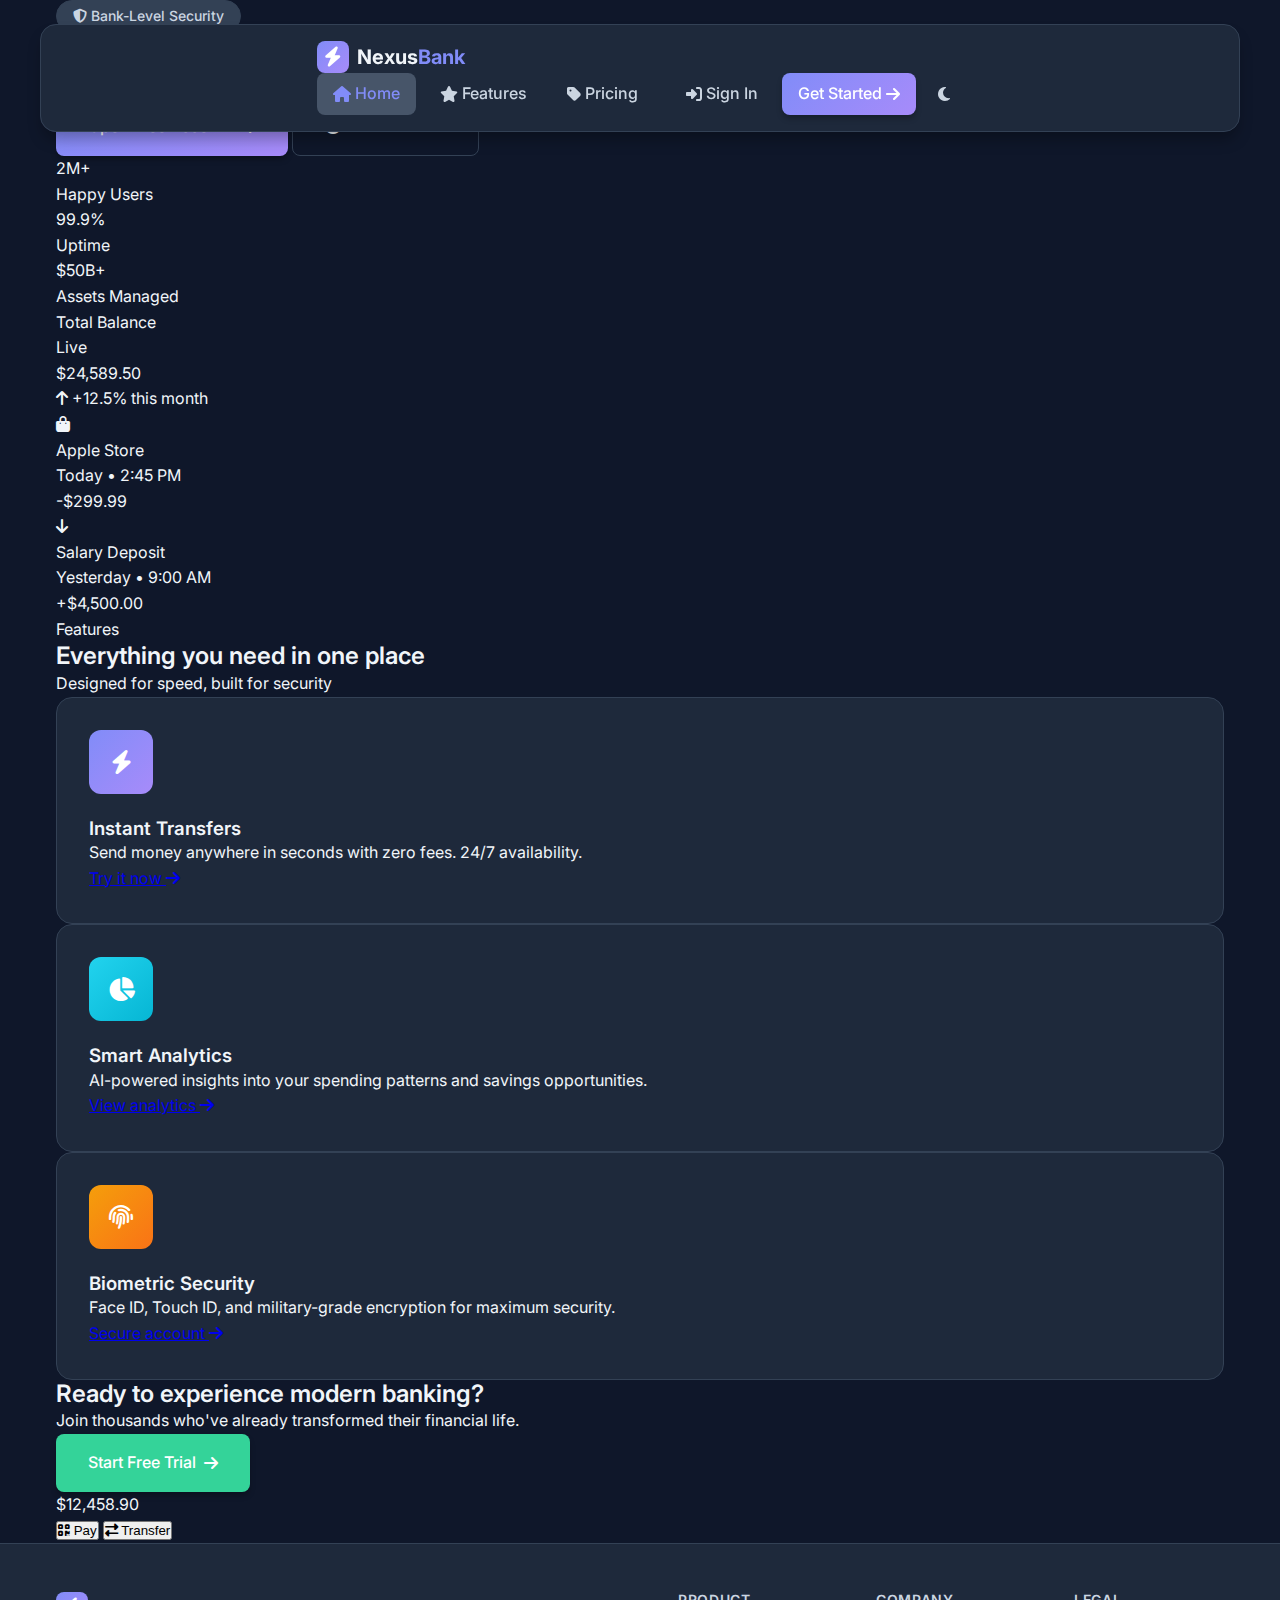
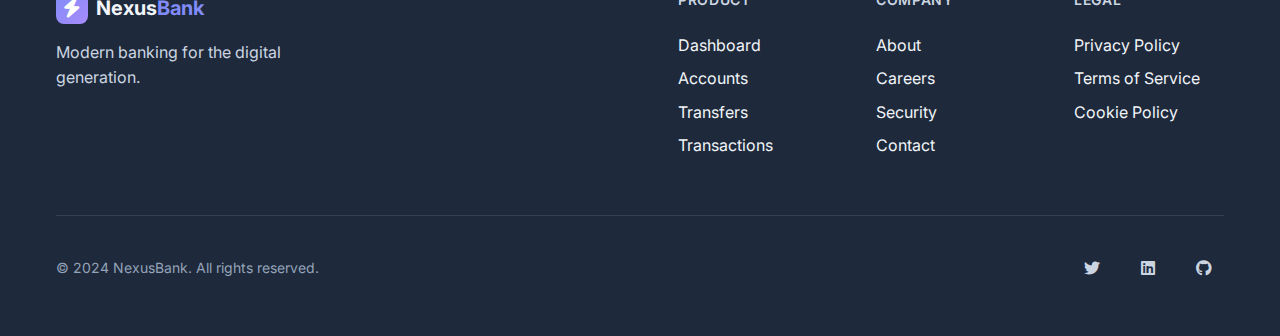
<file: FlowBank2026Part1/index.html>
<!DOCTYPE html>
<html lang="en" class="dark-theme">
<head>
    <meta charset="UTF-8">
    <meta name="viewport" content="width=device-width, initial-scale=1.0">
    <title>NexusBank | Modern Digital Banking</title>
    <link rel="stylesheet" href="css/style.css">
    <link rel="stylesheet" href="css/components.css">
    <link rel="stylesheet" href="https://cdnjs.cloudflare.com/ajax/libs/font-awesome/6.4.0/css/all.min.css">
    <link rel="preconnect" href="https://fonts.googleapis.com">
    <link rel="preconnect" href="https://fonts.gstatic.com" crossorigin>
    <link href="https://fonts.googleapis.com/css2?family=Inter:wght@300;400;500;600;700&display=swap" rel="stylesheet">
</head>
<body>
    <!-- Floating Navigation -->
    <nav class="floating-nav">
        <div class="container">
            <a href="index.html" class="brand">
                <div class="brand-logo">
                    <i class="fas fa-bolt"></i>
                </div>
                <span class="brand-name">Nexus<span class="brand-accent">Bank</span></span>
            </a>
            
            <!-- Continuous row of all navigation items -->
            <div class="nav-row">
                <a href="index.html" class="nav-item active">
                    <i class="fas fa-home"></i>
                    <span>Home</span>
                </a>
                <a href="#features" class="nav-item">
                    <i class="fas fa-star"></i>
                    <span>Features</span>
                </a>
                <a href="#pricing" class="nav-item">
                    <i class="fas fa-tag"></i>
                    <span>Pricing</span>
                </a>
                
                <div class="nav-spacer"></div>
                
                <a href="login.html" class="nav-item btn-ghost">
                    <i class="fas fa-sign-in-alt"></i>
                    <span>Sign In</span>
                </a>
                <a href="login.html" class="nav-item btn-primary">
                    <span>Get Started</span>
                    <i class="fas fa-arrow-right"></i>
                </a>
                
                <button class="theme-toggle nav-item" id="themeToggle">
                    <i class="fas fa-moon"></i>
                </button>
            </div>
            
            <button class="mobile-menu-btn" id="mobileMenuBtn">
                <i class="fas fa-bars"></i>
            </button>
        </div>
    </nav>

    <!-- Hero Section -->
    <section class="hero">
        <div class="container">
            <div class="hero-content">
                <div class="hero-badge">
                    <span class="badge">
                        <i class="fas fa-shield-alt"></i>
                        Bank-Level Security
                    </span>
                </div>
                <h1 class="hero-title">
                    Banking reimagined for the
                    <span class="gradient-text">digital age</span>
                </h1>
                <p class="hero-subtitle">
                    Manage, invest, and grow your wealth with our intelligent banking platform.
                    Zero fees. Maximum security. Beautiful design.
                </p>
                <div class="hero-actions">
                    <a href="login.html" class="btn btn-primary btn-lg">
                        <span>Open Free Account</span>
                        <i class="fas fa-arrow-right"></i>
                    </a>
                    <a href="#features" class="btn btn-outline btn-lg">
                        <i class="fas fa-play-circle"></i>
                        <span>Watch Demo</span>
                    </a>
                </div>
                <div class="hero-stats">
                    <div class="stat">
                        <div class="stat-number">2M+</div>
                        <div class="stat-label">Happy Users</div>
                    </div>
                    <div class="stat">
                        <div class="stat-number">99.9%</div>
                        <div class="stat-label">Uptime</div>
                    </div>
                    <div class="stat">
                        <div class="stat-number">$50B+</div>
                        <div class="stat-label">Assets Managed</div>
                    </div>
                </div>
            </div>
            <div class="hero-visual">
                <div class="dashboard-preview">
                    <div class="preview-card preview-card-1">
                        <div class="preview-header">
                            <div class="preview-title">Total Balance</div>
                            <div class="preview-badge">Live</div>
                        </div>
                        <div class="preview-balance">$24,589.50</div>
                        <div class="preview-trend">
                            <i class="fas fa-arrow-up"></i>
                            <span>+12.5% this month</span>
                        </div>
                    </div>
                    <div class="preview-card preview-card-2">
                        <div class="preview-transaction">
                            <div class="transaction-icon">
                                <i class="fas fa-shopping-bag"></i>
                            </div>
                            <div class="transaction-details">
                                <div class="transaction-name">Apple Store</div>
                                <div class="transaction-time">Today • 2:45 PM</div>
                            </div>
                            <div class="transaction-amount negative">-$299.99</div>
                        </div>
                        <div class="preview-transaction">
                            <div class="transaction-icon">
                                <i class="fas fa-arrow-down"></i>
                            </div>
                            <div class="transaction-details">
                                <div class="transaction-name">Salary Deposit</div>
                                <div class="transaction-time">Yesterday • 9:00 AM</div>
                            </div>
                            <div class="transaction-amount positive">+$4,500.00</div>
                        </div>
                    </div>
                </div>
            </div>
        </div>
    </section>

    <!-- Features Section -->
    <section class="features-section" id="features">
        <div class="container">
            <div class="section-header">
                <div class="section-badge">Features</div>
                <h2 class="section-title">Everything you need in one place</h2>
                <p class="section-subtitle">Designed for speed, built for security</p>
            </div>
            
            <div class="features-grid">
                <div class="feature-card">
                    <div class="feature-icon bg-gradient-1">
                        <i class="fas fa-bolt"></i>
                    </div>
                    <h3 class="feature-title">Instant Transfers</h3>
                    <p class="feature-description">
                        Send money anywhere in seconds with zero fees. 24/7 availability.
                    </p>
                    <a href="transfer.html" class="feature-link">
                        <span>Try it now</span>
                        <i class="fas fa-arrow-right"></i>
                    </a>
                </div>
                
                <div class="feature-card">
                    <div class="feature-icon bg-gradient-2">
                        <i class="fas fa-chart-pie"></i>
                    </div>
                    <h3 class="feature-title">Smart Analytics</h3>
                    <p class="feature-description">
                        AI-powered insights into your spending patterns and savings opportunities.
                    </p>
                    <a href="dashboard.html" class="feature-link">
                        <span>View analytics</span>
                        <i class="fas fa-arrow-right"></i>
                    </a>
                </div>
                
                <div class="feature-card">
                    <div class="feature-icon bg-gradient-3">
                        <i class="fas fa-fingerprint"></i>
                    </div>
                    <h3 class="feature-title">Biometric Security</h3>
                    <p class="feature-description">
                        Face ID, Touch ID, and military-grade encryption for maximum security.
                    </p>
                    <a href="profile.html" class="feature-link">
                        <span>Secure account</span>
                        <i class="fas fa-arrow-right"></i>
                    </a>
                </div>
            </div>
        </div>
    </section>

    <!-- CTA Section -->
    <section class="cta-section">
        <div class="container">
            <div class="cta-card">
                <div class="cta-content">
                    <h2 class="cta-title">Ready to experience modern banking?</h2>
                    <p class="cta-subtitle">
                        Join thousands who've already transformed their financial life.
                    </p>
                    <a href="login.html" class="btn btn-cta btn-lg">
                        <span>Start Free Trial</span>
                        <i class="fas fa-arrow-right"></i>
                    </a>
                </div>
                <div class="cta-visual">
                    <div class="phone-mockup">
                        <div class="phone-screen">
                            <div class="app-preview">
                                <div class="app-balance">$12,458.90</div>
                                <div class="app-action">
                                    <button class="app-btn">
                                        <i class="fas fa-qrcode"></i>
                                        Pay
                                    </button>
                                    <button class="app-btn">
                                        <i class="fas fa-exchange-alt"></i>
                                        Transfer
                                    </button>
                                </div>
                            </div>
                        </div>
                    </div>
                </div>
            </div>
        </div>
    </section>

    <!-- Footer -->
    <footer class="footer">
        <div class="container">
            <div class="footer-main">
                <div class="footer-brand">
                    <a href="index.html" class="brand">
                        <div class="brand-logo">
                            <i class="fas fa-bolt"></i>
                        </div>
                        <span class="brand-name">Nexus<span class="brand-accent">Bank</span></span>
                    </a>
                    <p class="footer-tagline">
                        Modern banking for the digital generation.
                    </p>
                </div>
                
                <div class="footer-links">
                    <div class="footer-column">
                        <h4 class="footer-title">Product</h4>
                        <a href="dashboard.html" class="footer-link">Dashboard</a>
                        <a href="accounts.html" class="footer-link">Accounts</a>
                        <a href="transfer.html" class="footer-link">Transfers</a>
                        <a href="transactions.html" class="footer-link">Transactions</a>
                    </div>
                    
                    <div class="footer-column">
                        <h4 class="footer-title">Company</h4>
                        <a href="#" class="footer-link">About</a>
                        <a href="#" class="footer-link">Careers</a>
                        <a href="#" class="footer-link">Security</a>
                        <a href="#" class="footer-link">Contact</a>
                    </div>
                    
                    <div class="footer-column">
                        <h4 class="footer-title">Legal</h4>
                        <a href="#" class="footer-link">Privacy Policy</a>
                        <a href="#" class="footer-link">Terms of Service</a>
                        <a href="#" class="footer-link">Cookie Policy</a>
                    </div>
                </div>
            </div>
            
            <div class="footer-bottom">
                <p class="copyright">© 2024 NexusBank. All rights reserved.</p>
                <div class="footer-social">
                    <a href="#" class="social-link">
                        <i class="fab fa-twitter"></i>
                    </a>
                    <a href="#" class="social-link">
                        <i class="fab fa-linkedin"></i>
                    </a>
                    <a href="#" class="social-link">
                        <i class="fab fa-github"></i>
                    </a>
                </div>
            </div>
        </div>
    </footer>

    <script src="js/app.js"></script>
    <script>
        document.addEventListener('DOMContentLoaded', function() {
            // Mobile menu toggle
            const mobileMenuBtn = document.getElementById('mobileMenuBtn');
            const navRow = document.querySelector('.nav-row');
            
            mobileMenuBtn.addEventListener('click', function(e) {
                e.stopPropagation();
                navRow.classList.toggle('mobile-open');
            });
            
            // Close menu when clicking outside
            document.addEventListener('click', function(e) {
                if (!navRow.contains(e.target) && !mobileMenuBtn.contains(e.target)) {
                    navRow.classList.remove('mobile-open');
                }
            });
            
            // Theme toggle
            const themeToggle = document.getElementById('themeToggle');
            themeToggle.addEventListener('click', function() {
                document.body.classList.toggle('dark-theme');
                const icon = this.querySelector('i');
                if (document.body.classList.contains('dark-theme')) {
                    icon.classList.remove('fa-moon');
                    icon.classList.add('fa-sun');
                } else {
                    icon.classList.remove('fa-sun');
                    icon.classList.add('fa-moon');
                }
                localStorage.setItem('theme', document.body.classList.contains('dark-theme') ? 'dark' : 'light');
            });
            
            // Check saved theme
            const savedTheme = localStorage.getItem('theme');
            if (savedTheme === 'dark') {
                document.body.classList.add('dark-theme');
                const icon = themeToggle.querySelector('i');
                icon.classList.remove('fa-moon');
                icon.classList.add('fa-sun');
            }
        });
    </script>
</body>
</html>
</file>
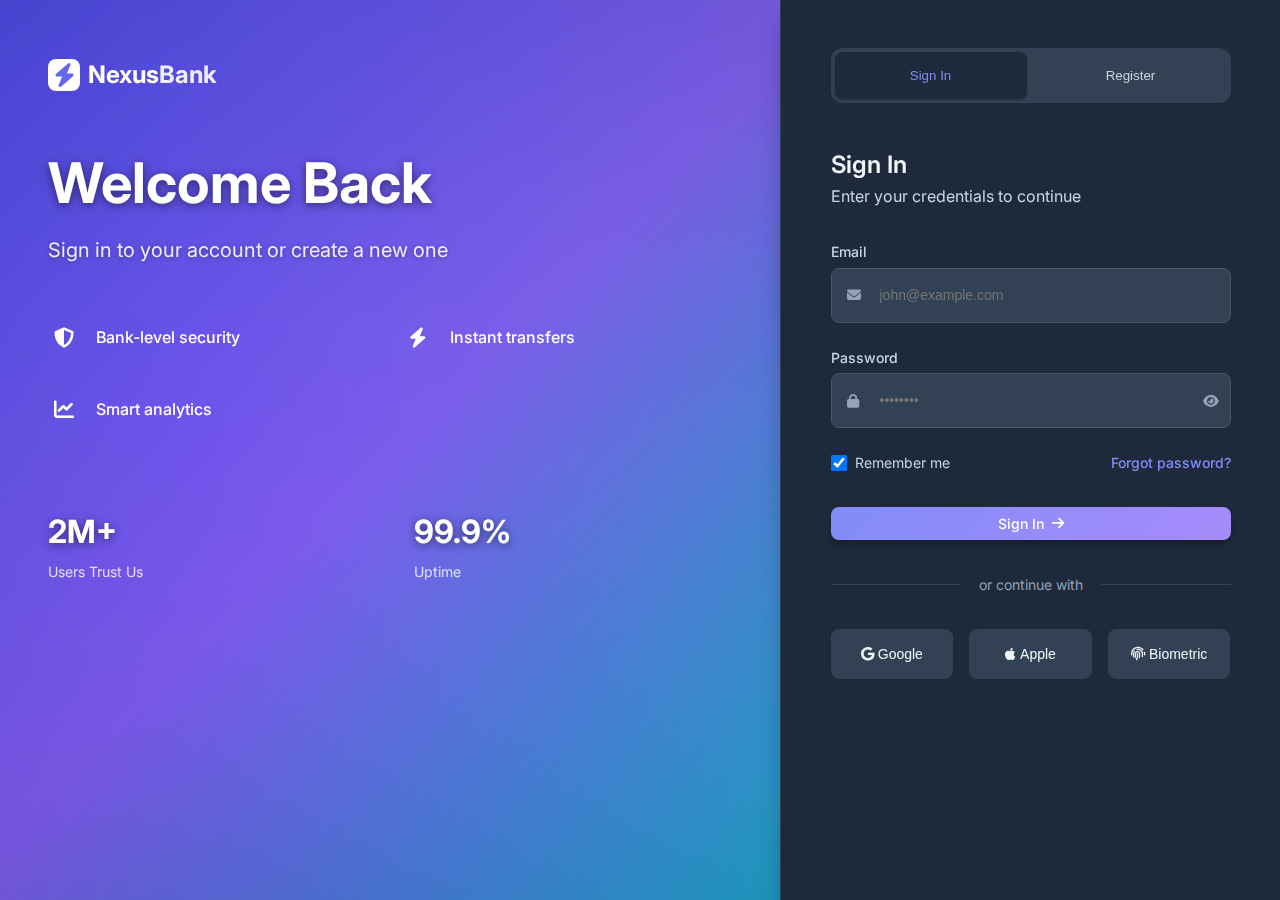
<file: FlowBank2026Part1/accounts.html>
<!DOCTYPE html>
<html lang="en" class="dark-theme">
<head>
    <meta charset="UTF-8">
    <meta name="viewport" content="width=device-width, initial-scale=1.0">
    <title>Accounts | NexusBank</title>
   <link rel="stylesheet" href="css/style.css">
<link rel="stylesheet" href="css/components.css">
<link rel="stylesheet" href="css/accounts.css">
    <link rel="stylesheet" href="https://cdnjs.cloudflare.com/ajax/libs/font-awesome/6.4.0/css/all.min.css">
    <link rel="preconnect" href="https://fonts.googleapis.com">
    <link rel="preconnect" href="https://fonts.gstatic.com" crossorigin>
    <link href="https://fonts.googleapis.com/css2?family=Inter:wght@300;400;500;600;700&display=swap" rel="stylesheet">
</head>
<body>
    <!-- Sidebar Overlay -->
    <div class="sidebar-overlay" id="sidebarOverlay"></div>

    <!-- App Container -->
    <div class="app-container">
        <!-- Sidebar -->
        <aside class="sidebar" id="sidebar">
            <div class="sidebar-header">
                <a href="index.html" class="brand">
                    <div class="brand-logo">
                        <i class="fas fa-bolt"></i>
                    </div>
                    <span class="brand-name">Nexus<span class="brand-accent">Bank</span></span>
                </a>
            </div>

            <div class="sidebar-user">
                <div class="user-avatar">JD</div>
                <div class="user-info">
                    <div class="user-name">John Doe</div>
                    <div class="user-email">john@example.com</div>
                </div>
                <button class="theme-toggle" id="sidebarThemeToggle">
                    <i class="fas fa-moon"></i>
                </button>
            </div>

            <nav class="sidebar-nav">
                <div class="nav-section">
                    <div class="nav-section-title">Main</div>
                    <a href="dashboard.html" class="nav-item">
                        <div class="nav-item-icon">
                            <i class="fas fa-tachometer-alt"></i>
                        </div>
                        <span>Dashboard</span>
                    </a>
                    <a href="accounts.html" class="nav-item active">
                        <div class="nav-item-icon">
                            <i class="fas fa-wallet"></i>
                        </div>
                        <span>Accounts</span>
                    </a>
                    <a href="transfer.html" class="nav-item">
                        <div class="nav-item-icon">
                            <i class="fas fa-exchange-alt"></i>
                        </div>
                        <span>Transfers</span>
                    </a>
                    <a href="transactions.html" class="nav-item">
                        <div class="nav-item-icon">
                            <i class="fas fa-history"></i>
                        </div>
                        <span>Transactions</span>
                    </a>
                </div>

                <div class="nav-section">
                    <div class="nav-section-title">Financial</div>
                    <a href="investments.html" class="nav-item">
                        <div class="nav-item-icon">
                            <i class="fas fa-chart-line"></i>
                        </div>
                        <span>Investments</span>
                    </a>
                    <a href="cards.html" class="nav-item">
                        <div class="nav-item-icon">
                            <i class="fas fa-credit-card"></i>
                        </div>
                        <span>Cards</span>
                    </a>
                    <a href="#" class="nav-item">
                        <div class="nav-item-icon">
                            <i class="fas fa-piggy-bank"></i>
                        </div>
                        <span>Savings Goals</span>
                    </a>
                </div>
            </nav>

            <div class="sidebar-footer">
                <a href="index.html" class="btn btn-ghost btn-block">
                    <i class="fas fa-sign-out-alt"></i>
                    <span>Sign Out</span>
                </a>
            </div>
        </aside>

        <!-- Main Content -->
        <main class="main-content">
            <!-- Header -->
            <header class="main-header">
                <button class="mobile-menu-btn" id="mobileMenuBtn">
                    <i class="fas fa-bars"></i>
                </button>
                
                <div class="header-title">
                    <h1>Accounts</h1>
                    <p>Manage your accounts and view balances</p>
                </div>

                <div class="header-actions">
                    <div class="search-box">
                        <i class="fas fa-search search-icon"></i>
                        <input type="text" placeholder="Search accounts...">
                    </div>
                    
                    <button class="btn btn-primary" id="newAccountBtn">
                        <i class="fas fa-plus"></i>
                        <span>New Account</span>
                    </button>
                </div>
            </header>

            <!-- Total Balance -->
            <section class="balance-overview">
                <div class="card">
                    <div class="card-header">
                        <div>
                            <div class="card-title">Total Balance</div>
                            <div class="card-subtitle">Across all accounts</div>
                        </div>
                        <div class="balance-trend positive">
                            <i class="fas fa-arrow-up"></i>
                            <span>+12.5% this month</span>
                        </div>
                    </div>
                    <div class="total-balance">$42,589.75</div>
                    <div class="balance-breakdown">
                        <div class="breakdown-item">
                            <span class="breakdown-label">Checking</span>
                            <span class="breakdown-value">$18,245.75</span>
                        </div>
                        <div class="breakdown-item">
                            <span class="breakdown-label">Savings</span>
                            <span class="breakdown-value">$24,344.00</span>
                        </div>
                    </div>
                </div>
            </section>

            <!-- Accounts Summary -->
            <section class="accounts-summary">
                <!-- Primary Checking Account -->
                <div class="summary-card primary">
                    <div class="summary-header">
                        <div class="account-type">
                            <div class="account-icon-large">
                                <i class="fas fa-university"></i>
                            </div>
                            <div class="account-meta">
                                <h3>Primary Checking</h3>
                                <p>•••• 4589 • Last updated: Today</p>
                            </div>
                        </div>
                        <div class="account-actions">
                            <button class="btn btn-ghost btn-sm">
                                <i class="fas fa-ellipsis-h"></i>
                            </button>
                        </div>
                    </div>
                    
                    <div class="account-balance-large">$18,245.75</div>
                    <div class="account-change positive">
                        <i class="fas fa-arrow-up"></i>
                        <span>+$1,245.50 this month</span>
                    </div>
                    
                    <div class="account-details">
                        <div class="detail-row">
                            <span class="detail-label">Available Balance</span>
                            <span class="detail-value">$18,245.75</span>
                        </div>
                        <div class="detail-row">
                            <span class="detail-label">Interest Rate</span>
                            <span class="detail-value">0.5% APY</span>
                        </div>
                        <div class="detail-row">
                            <span class="detail-label">Monthly Transactions</span>
                            <span class="detail-value">42</span>
                        </div>
                    </div>
                    
                    <div class="account-actions">
                        <a href="transfer.html" class="btn btn-primary">
                            <i class="fas fa-paper-plane"></i>
                            <span>Transfer</span>
                        </a>
                        <button class="btn btn-secondary">
                            <i class="fas fa-chart-line"></i>
                            <span>Details</span>
                        </button>
                    </div>
                </div>

                <!-- Savings Account -->
                <div class="summary-card">
                    <div class="summary-header">
                        <div class="account-type">
                            <div class="account-icon-large">
                                <i class="fas fa-piggy-bank"></i>
                            </div>
                            <div class="account-meta">
                                <h3>High-Yield Savings</h3>
                                <p>•••• 7892 • Last updated: Today</p>
                            </div>
                        </div>
                        <div class="account-actions">
                            <button class="btn btn-ghost btn-sm">
                                <i class="fas fa-ellipsis-h"></i>
                            </button>
                        </div>
                    </div>
                    
                    <div class="account-balance-large">$24,344.00</div>
                    <div class="account-change positive">
                        <i class="fas fa-arrow-up"></i>
                        <span>+$2,344.00 this month</span>
                    </div>
                    
                    <div class="account-details">
                        <div class="detail-row">
                            <span class="detail-label">Available Balance</span>
                            <span class="detail-value">$24,344.00</span>
                        </div>
                        <div class="detail-row">
                            <span class="detail-label">Interest Rate</span>
                            <span class="detail-value">4.25% APY</span>
                        </div>
                        <div class="detail-row">
                            <span class="detail-label">Monthly Growth</span>
                            <span class="detail-value">+$86.45</span>
                        </div>
                    </div>
                    
                    <div class="account-actions">
                        <button class="btn btn-primary">
                            <i class="fas fa-plus"></i>
                            <span>Deposit</span>
                        </button>
                        <button class="btn btn-secondary">
                            <i class="fas fa-chart-line"></i>
                            <span>Details</span>
                        </button>
                    </div>
                </div>
            </section>

            <!-- Investment Account -->
            <section class="card">
                <div class="card-header">
                    <div>
                        <div class="card-title">Investment Account</div>
                        <div class="card-subtitle">Stocks & ETFs portfolio</div>
                    </div>
                    <a href="investments.html" class="btn btn-ghost btn-sm">
                        <span>View Details</span>
                        <i class="fas fa-arrow-right"></i>
                    </a>
                </div>
                
                <div class="account-item">
                    <div class="account-icon">
                        <i class="fas fa-chart-line"></i>
                    </div>
                    <div class="account-info">
                        <div class="account-name">Investment Portfolio</div>
                        <div class="account-number">Brokerage • •••• 3456</div>
                    </div>
                    <div class="account-balance">$58,421.30</div>
                    <div class="account-change positive">+12.8%</div>
                </div>
            </section>

            <!-- Recent Account Activity -->
            <section class="recent-transactions">
                <div class="transactions-header">
                    <h2>Recent Account Activity</h2>
                    <a href="transactions.html" class="btn btn-ghost btn-sm">
                        <span>View All</span>
                        <i class="fas fa-arrow-right"></i>
                    </a>
                </div>

                <div class="transaction-list">
                    <div class="transaction-item">
                        <div class="transaction-icon">
                            <i class="fas fa-arrow-down"></i>
                        </div>
                        <div class="transaction-info">
                            <div class="transaction-title">Salary Deposit</div>
                            <div class="transaction-subtitle">Today • Checking • ACME Corp</div>
                        </div>
                        <div class="transaction-amount positive">+$4,500.00</div>
                    </div>

                    <div class="transaction-item">
                        <div class="transaction-icon">
                            <i class="fas fa-exchange-alt"></i>
                        </div>
                        <div class="transaction-info">
                            <div class="transaction-title">Transfer to Savings</div>
                            <div class="transaction-subtitle">Yesterday • Internal Transfer</div>
                        </div>
                        <div class="transaction-amount negative">-$1,000.00</div>
                    </div>

                    <div class="transaction-item">
                        <div class="transaction-icon">
                            <i class="fas fa-arrow-up"></i>
                        </div>
                        <div class="transaction-info">
                            <div class="transaction-title">Credit Card Payment</div>
                            <div class="transaction-subtitle">Oct 12 • Checking to Visa</div>
                        </div>
                        <div class="transaction-amount negative">-$2,345.67</div>
                    </div>
                </div>
            </section>
        </main>
    </div>

    <!-- New Account Modal -->
    <div class="modal" id="newAccountModal">
        <div class="modal-content">
            <div class="modal-header">
                <h2 class="modal-title">Open New Account</h2>
                <button class="modal-close" id="closeModal">
                    <i class="fas fa-times"></i>
                </button>
            </div>
            
            <form id="accountForm">
                <div class="form-group">
                    <label class="form-label">Account Type</label>
                    <div class="account-type-options">
                        <label class="account-option">
                            <input type="radio" name="accountType" value="checking" checked>
                            <div class="option-content">
                                <i class="fas fa-university"></i>
                                <span>Checking Account</span>
                                <small>Daily transactions, debit card</small>
                            </div>
                        </label>
                        <label class="account-option">
                            <input type="radio" name="accountType" value="savings">
                            <div class="option-content">
                                <i class="fas fa-piggy-bank"></i>
                                <span>Savings Account</span>
                                <small>High interest, savings goals</small>
                            </div>
                        </label>
                        <label class="account-option">
                            <input type="radio" name="accountType" value="investment">
                            <div class="option-content">
                                <i class="fas fa-chart-line"></i>
                                <span>Investment Account</span>
                                <small>Stocks, ETFs, mutual funds</small>
                            </div>
                        </label>
                    </div>
                </div>

                <div class="form-group">
                    <label class="form-label" for="accountName">Account Name</label>
                    <input type="text" class="form-control" id="accountName" placeholder="e.g., Emergency Fund" required>
                </div>

                <div class="form-group">
                    <label class="form-label" for="initialDeposit">Initial Deposit</label>
                    <div style="position: relative;">
                        <span style="position: absolute; left: 12px; top: 50%; transform: translateY(-50%);">$</span>
                        <input type="number" class="form-control" id="initialDeposit" placeholder="0.00" min="0" step="0.01" style="padding-left: 30px;">
                    </div>
                    <small class="form-hint">Minimum $25 for checking, $100 for savings</small>
                </div>

                <div class="form-group">
                    <label class="checkbox">
                        <input type="checkbox" required>
                        <span class="checkbox-label">I agree to the terms and conditions</span>
                    </label>
                </div>

                <button type="submit" class="btn btn-primary btn-block">
                    <span>Open Account</span>
                    <i class="fas fa-arrow-right"></i>
                </button>
            </form>
        </div>
    </div>

    <script src="js/app.js"></script>
    <script>
        document.addEventListener('DOMContentLoaded', function() {
            // Mobile menu
            const mobileMenuBtn = document.getElementById('mobileMenuBtn');
            const sidebar = document.getElementById('sidebar');
            const sidebarOverlay = document.getElementById('sidebarOverlay');
            
            mobileMenuBtn.addEventListener('click', () => {
                sidebar.classList.add('active');
                sidebarOverlay.classList.add('active');
            });
            
            sidebarOverlay.addEventListener('click', () => {
                sidebar.classList.remove('active');
                sidebarOverlay.classList.remove('active');
            });
            
            // Theme toggle
            const themeToggle = document.getElementById('sidebarThemeToggle');
            themeToggle.addEventListener('click', () => {
                document.body.classList.toggle('dark-theme');
                const icon = themeToggle.querySelector('i');
                if (document.body.classList.contains('dark-theme')) {
                    icon.classList.remove('fa-moon');
                    icon.classList.add('fa-sun');
                } else {
                    icon.classList.remove('fa-sun');
                    icon.classList.add('fa-moon');
                }
                localStorage.setItem('theme', document.body.classList.contains('dark-theme') ? 'dark' : 'light');
            });
            
            // Check saved theme
            const savedTheme = localStorage.getItem('theme');
            if (savedTheme === 'dark') {
                document.body.classList.add('dark-theme');
                const icon = themeToggle.querySelector('i');
                icon.classList.remove('fa-moon');
                icon.classList.add('fa-sun');
            }
            
            // New account modal
            const newAccountBtn = document.getElementById('newAccountBtn');
            const newAccountModal = document.getElementById('newAccountModal');
            const closeModal = document.getElementById('closeModal');
            
            newAccountBtn.addEventListener('click', () => {
                newAccountModal.classList.add('active');
            });
            
            closeModal.addEventListener('click', () => {
                newAccountModal.classList.remove('active');
            });
            
            newAccountModal.addEventListener('click', (e) => {
                if (e.target === newAccountModal) {
                    newAccountModal.classList.remove('active');
                }
            });
            
            // Account form submission
            const accountForm = document.getElementById('accountForm');
            accountForm.addEventListener('submit', (e) => {
                e.preventDefault();
                
                const accountType = document.querySelector('input[name="accountType"]:checked').value;
                const accountName = document.getElementById('accountName').value;
                const initialDeposit = document.getElementById('initialDeposit').value;
                
                if (!accountName) {
                    alert('Please enter an account name');
                    return;
                }
                
                // Simulate account creation
                console.log('Creating new account:', {
                    type: accountType,
                    name: accountName,
                    deposit: initialDeposit
                });
                
                // Show success message
                alert(`Successfully created ${accountName} account!`);
                
                // Close modal and reset form
                newAccountModal.classList.remove('active');
                accountForm.reset();
            });
        });
    </script>
    
    <style>
        .balance-overview {
            margin-bottom: var(--space-xl);
        }
        
        .total-balance {
            font-size: 3rem;
            font-weight: 700;
            margin: var(--space-lg) 0;
        }
        
        .balance-trend {
            display: flex;
            align-items: center;
            gap: var(--space-xs);
            font-weight: 500;
        }
        
        .balance-trend.positive {
            color: var(--success);
        }
        
        .balance-breakdown {
            display: flex;
            gap: var(--space-xl);
            margin-top: var(--space-lg);
            padding-top: var(--space-lg);
            border-top: 1px solid var(--border-light);
        }
        
        .breakdown-item {
            display: flex;
            flex-direction: column;
            gap: var(--space-xs);
        }
        
        .breakdown-label {
            font-size: 0.875rem;
            color: var(--text-secondary);
        }
        
        .breakdown-value {
            font-weight: 600;
        }
        
        .account-type-options {
            display: grid;
            grid-template-columns: repeat(auto-fit, minmax(150px, 1fr));
            gap: var(--space-md);
        }
        
        .account-option {
            cursor: pointer;
        }
        
        .account-option input {
            display: none;
        }
        
        .account-option input:checked + .option-content {
            border-color: var(--primary);
            background: rgba(99, 102, 241, 0.05);
        }
        
        .option-content {
            background: var(--surface);
            border: 2px solid var(--border-light);
            border-radius: var(--radius-md);
            padding: var(--space-lg);
            text-align: center;
            transition: all var(--transition-fast);
        }
        
        .option-content:hover {
            border-color: var(--primary);
        }
        
        .option-content i {
            font-size: 2rem;
            color: var(--primary);
            margin-bottom: var(--space-md);
            display: block;
        }
        
        .option-content span {
            display: block;
            font-weight: 500;
            margin-bottom: var(--space-xs);
        }
        
        .option-content small {
            font-size: 0.75rem;
            color: var(--text-tertiary);
        }
        
        .form-hint {
            display: block;
            margin-top: var(--space-xs);
            font-size: 0.75rem;
            color: var(--text-tertiary);
        }
    </style>
    <script src="js/app.js"></script>
</body>
</html>
</file>
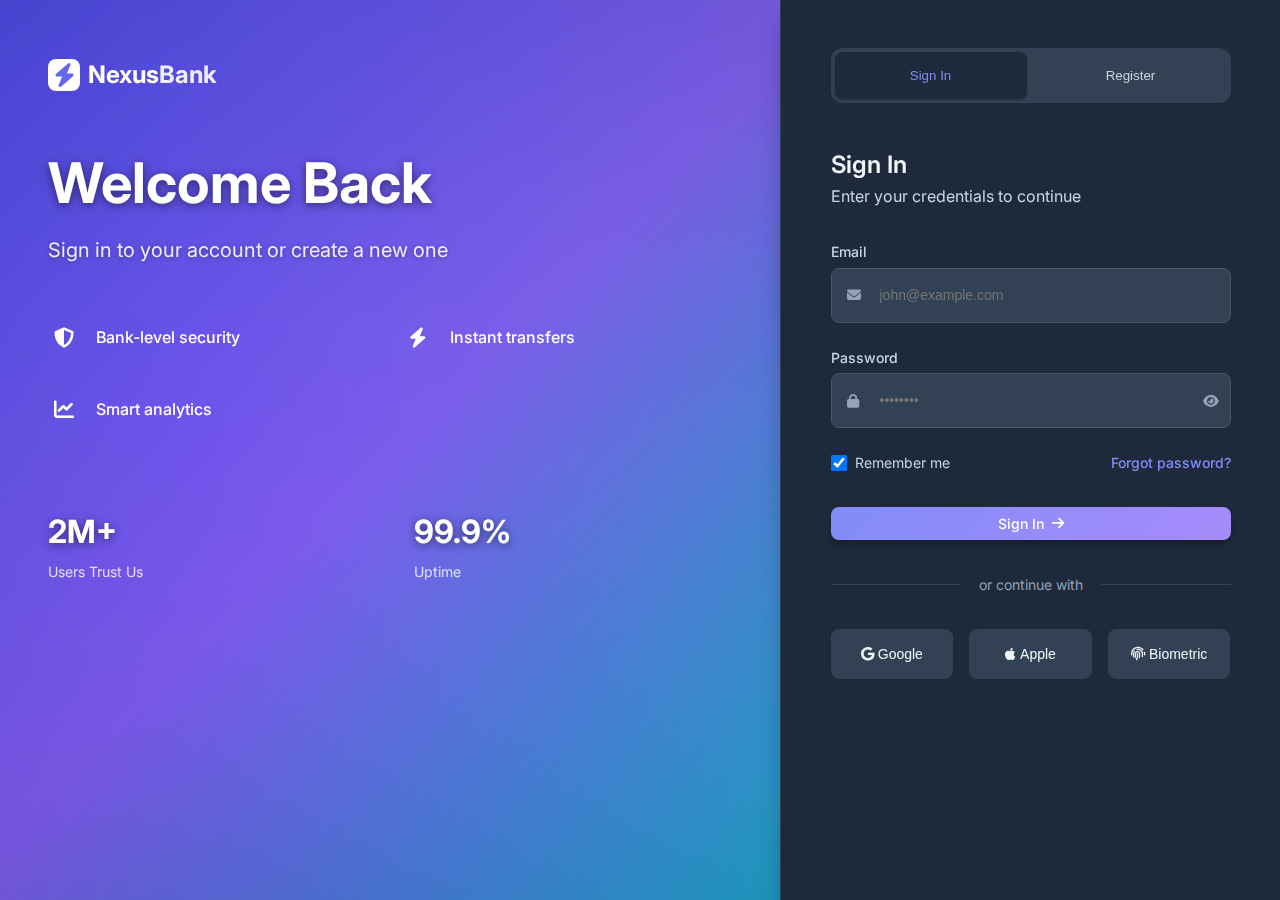
<file: FlowBank2026Part1/dashboard.html>
<!DOCTYPE html>
<html lang="en" class="dark-theme">
<head>
    <meta charset="UTF-8">
    <meta name="viewport" content="width=device-width, initial-scale=1.0">
    <title>Dashboard | NexusBank</title>
<link rel="stylesheet" href="css/style.css">
<link rel="stylesheet" href="css/components.css">
<link rel="stylesheet" href="css/dashboard.css">
    <link rel="stylesheet" href="https://cdnjs.cloudflare.com/ajax/libs/font-awesome/6.4.0/css/all.min.css">
    <link rel="preconnect" href="https://fonts.googleapis.com">
    <link rel="preconnect" href="https://fonts.gstatic.com" crossorigin>
    <link href="https://fonts.googleapis.com/css2?family=Inter:wght@300;400;500;600;700&display=swap" rel="stylesheet">
</head>
<body>
    <!-- Sidebar Overlay for Mobile -->
    <div class="sidebar-overlay" id="sidebarOverlay"></div>

    <!-- App Container -->
    <div class="app-container">
        <!-- Sidebar -->
        <aside class="sidebar" id="sidebar">
            <div class="sidebar-header">
                <a href="index.html" class="brand">
                    <div class="brand-logo">
                        <i class="fas fa-bolt"></i>
                    </div>
                    <span class="brand-name">Nexus<span class="brand-accent">Bank</span></span>
                </a>
            </div>

            <!-- User Info - Dynamic from auth -->
            <div class="sidebar-user">
                <div class="user-avatar" id="userAvatar">JD</div>
                <div class="user-info">
                    <div class="user-name" id="userName">Loading...</div>
                    <div class="user-email" id="userEmail">Loading...</div>
                </div>
                <button class="theme-toggle" id="sidebarThemeToggle">
                    <i class="fas fa-moon"></i>
                </button>
            </div>

            <!-- Navigation -->
            <nav class="sidebar-nav">
                <div class="nav-section">
                    <div class="nav-section-title">Main</div>
                    <a href="dashboard.html" class="nav-item active">
                        <div class="nav-item-icon">
                            <i class="fas fa-tachometer-alt"></i>
                        </div>
                        <span>Dashboard</span>
                    </a>
                    <a href="accounts.html" class="nav-item">
                        <div class="nav-item-icon">
                            <i class="fas fa-wallet"></i>
                        </div>
                        <span>Accounts</span>
                    </a>
                    <a href="transfer.html" class="nav-item">
                        <div class="nav-item-icon">
                            <i class="fas fa-exchange-alt"></i>
                        </div>
                        <span>Transfers</span>
                        <span class="nav-item-badge">3</span>
                    </a>
                    <a href="transactions.html" class="nav-item">
                        <div class="nav-item-icon">
                            <i class="fas fa-history"></i>
                        </div>
                        <span>Transactions</span>
                    </a>
                </div>

                <div class="nav-section">
                    <div class="nav-section-title">Financial</div>
                    <a href="#" class="nav-item">
                        <div class="nav-item-icon">
                            <i class="fas fa-chart-line"></i>
                        </div>
                        <span>Investments</span>
                    </a>
                    <a href="#" class="nav-item">
                        <div class="nav-item-icon">
                            <i class="fas fa-credit-card"></i>
                        </div>
                        <span>Cards</span>
                    </a>
                    <a href="#" class="nav-item">
                        <div class="nav-item-icon">
                            <i class="fas fa-piggy-bank"></i>
                        </div>
                        <span>Savings Goals</span>
                    </a>
                </div>

                <div class="nav-section">
                    <div class="nav-section-title">Settings</div>
                    <a href="profile.html" class="nav-item">
                        <div class="nav-item-icon">
                            <i class="fas fa-user"></i>
                        </div>
                        <span>Profile</span>
                    </a>
                    <a href="#" class="nav-item">
                        <div class="nav-item-icon">
                            <i class="fas fa-shield-alt"></i>
                        </div>
                        <span>Security</span>
                    </a>
                    <a href="#" class="nav-item">
                        <div class="nav-item-icon">
                            <i class="fas fa-cog"></i>
                        </div>
                        <span>Settings</span>
                    </a>
                </div>
            </nav>

            <!-- Sidebar Footer with Logout Button -->
            <div class="sidebar-footer">
                <button id="logoutBtn" class="btn btn-ghost btn-block" style="justify-content: center;">
                    <i class="fas fa-sign-out-alt"></i>
                    <span>Sign Out</span>
                </button>
            </div>
        </aside>

        <!-- Main Content -->
        <main class="main-content">
            <!-- Header -->
            <header class="main-header">
                <button class="mobile-menu-btn" id="mobileMenuBtn">
                    <i class="fas fa-bars"></i>
                </button>
                
                <div class="header-title">
                    <h1>Dashboard</h1>
                    <p id="welcomeMessage">Welcome back! Here's your financial overview.</p>
                </div>

                <div class="header-actions">
                    <div class="search-box">
                        <i class="fas fa-search search-icon"></i>
                        <input type="text" placeholder="Search transactions, accounts...">
                    </div>
                    
                    <button class="btn btn-secondary" id="notificationBtn">
                        <i class="fas fa-bell"></i>
                        <span class="notification-badge">3</span>
                    </button>
                    
                    <button class="btn btn-primary" id="quickTransferBtn">
                        <i class="fas fa-plus"></i>
                        <span>Quick Transfer</span>
                    </button>
                </div>
            </header>

            <!-- Stats Overview - Dynamic -->
            <section class="stats-grid">
                <div class="stat-card">
                    <div class="stat-card-header">
                        <div class="stat-card-title">Total Balance</div>
                        <div class="stat-card-icon">
                            <i class="fas fa-dollar-sign"></i>
                        </div>
                    </div>
                    <div class="stat-card-value" id="totalBalance">$42,589.75</div>
                    <div class="stat-card-change positive" id="balanceChange">
                        <i class="fas fa-arrow-up"></i>
                        <span>+12.5% this month</span>
                    </div>
                </div>

                <div class="stat-card">
                    <div class="stat-card-header">
                        <div class="stat-card-title">Income</div>
                        <div class="stat-card-icon">
                            <i class="fas fa-arrow-down"></i>
                        </div>
                    </div>
                    <div class="stat-card-value" id="incomeAmount">$8,450.00</div>
                    <div class="stat-card-change positive">
                        <i class="fas fa-arrow-up"></i>
                        <span>+5.2% from last month</span>
                    </div>
                </div>

                <div class="stat-card">
                    <div class="stat-card-header">
                        <div class="stat-card-title">Expenses</div>
                        <div class="stat-card-icon">
                            <i class="fas fa-arrow-up"></i>
                        </div>
                    </div>
                    <div class="stat-card-value" id="expensesAmount">$3,245.50</div>
                    <div class="stat-card-change negative">
                        <i class="fas fa-arrow-down"></i>
                        <span>-2.1% from last month</span>
                    </div>
                </div>

                <div class="stat-card">
                    <div class="stat-card-header">
                        <div class="stat-card-title">Savings Rate</div>
                        <div class="stat-card-icon">
                            <i class="fas fa-percentage"></i>
                        </div>
                    </div>
                    <div class="stat-card-value" id="savingsRate">28%</div>
                    <div class="stat-card-change positive">
                        <i class="fas fa-arrow-up"></i>
                        <span>On track for goal</span>
                    </div>
                </div>
            </section>

            <!-- Main Dashboard Grid -->
            <div class="dashboard-grid">
                <!-- Left Column - Main Content -->
                <div class="dashboard-main">
                    <!-- Quick Actions -->
                    <section class="quick-actions">
                        <div class="section-title">
                            <h2>Quick Actions</h2>
                            <a href="#" class="btn btn-ghost btn-sm">
                                <span>View All</span>
                                <i class="fas fa-arrow-right"></i>
                            </a>
                        </div>

                        <div class="actions-grid">
                            <a href="transfer.html" class="action-card">
                                <div class="action-card-icon">
                                    <i class="fas fa-paper-plane"></i>
                                </div>
                                <div class="action-card-title">Send Money</div>
                            </a>

                            <a href="#" class="action-card">
                                <div class="action-card-icon">
                                    <i class="fas fa-qrcode"></i>
                                </div>
                                <div class="action-card-title">Pay with QR</div>
                            </a>

                            <a href="#" class="action-card">
                                <div class="action-card-icon">
                                    <i class="fas fa-credit-card"></i>
                                </div>
                                <div class="action-card-title">Add Card</div>
                            </a>

                            <a href="#" class="action-card">
                                <div class="action-card-icon">
                                    <i class="fas fa-chart-pie"></i>
                                </div>
                                <div class="action-card-title">Budget Plan</div>
                            </a>

                            <a href="#" class="action-card">
                                <div class="action-card-icon">
                                    <i class="fas fa-file-invoice-dollar"></i>
                                </div>
                                <div class="action-card-title">Pay Bills</div>
                            </a>

                            <a href="#" class="action-card">
                                <div class="action-card-icon">
                                    <i class="fas fa-piggy-bank"></i>
                                </div>
                                <div class="action-card-title">Add to Savings</div>
                            </a>
                        </div>
                    </section>

                    <!-- Recent Transactions -->
                    <section class="recent-transactions">
                        <div class="transactions-header">
                            <h2>Recent Transactions</h2>
                            <a href="transactions.html" class="btn btn-ghost btn-sm">
                                <span>View All</span>
                                <i class="fas fa-arrow-right"></i>
                            </a>
                        </div>

                        <div class="transaction-list" id="transactionList">
                            <!-- Transactions will be dynamically loaded by app.js -->
                            <div class="transaction-item">
                                <div class="transaction-icon">
                                    <i class="fas fa-shopping-bag"></i>
                                </div>
                                <div class="transaction-info">
                                    <div class="transaction-title">Amazon Purchase</div>
                                    <div class="transaction-subtitle">Today • 2:45 PM • Online Shopping</div>
                                </div>
                                <div class="transaction-amount negative">-$89.99</div>
                            </div>

                            <div class="transaction-item">
                                <div class="transaction-icon">
                                    <i class="fas fa-arrow-down"></i>
                                </div>
                                <div class="transaction-info">
                                    <div class="transaction-title">Salary Deposit</div>
                                    <div class="transaction-subtitle">Yesterday • 9:00 AM • ACME Corp</div>
                                </div>
                                <div class="transaction-amount positive">+$4,500.00</div>
                            </div>

                            <div class="transaction-item">
                                <div class="transaction-icon">
                                    <i class="fas fa-coffee"></i>
                                </div>
                                <div class="transaction-info">
                                    <div class="transaction-title">Starbucks</div>
                                    <div class="transaction-subtitle">Oct 12 • 8:30 AM • Food & Drinks</div>
                                </div>
                                <div class="transaction-amount negative">-$5.75</div>
                            </div>

                            <div class="transaction-item">
                                <div class="transaction-icon">
                                    <i class="fas fa-film"></i>
                                </div>
                                <div class="transaction-info">
                                    <div class="transaction-title">Netflix Subscription</div>
                                    <div class="transaction-subtitle">Oct 10 • Monthly Subscription</div>
                                </div>
                                <div class="transaction-amount negative">-$15.99</div>
                            </div>

                            <div class="transaction-item">
                                <div class="transaction-icon">
                                    <i class="fas fa-wifi"></i>
                                </div>
                                <div class="transaction-info">
                                    <div class="transaction-title">Internet Bill</div>
                                    <div class="transaction-subtitle">Oct 8 • Monthly Bill</div>
                                </div>
                                <div class="transaction-amount negative">-$79.99</div>
                            </div>
                        </div>
                    </section>
                </div>

                <!-- Right Column - Sidebar -->
                <div class="dashboard-sidebar">
                    <!-- Accounts Overview -->
                    <section class="card">
                        <div class="card-header">
                            <div>
                                <div class="card-title">Your Accounts</div>
                                <div class="card-subtitle" id="accountCount">2 active accounts</div>
                            </div>
                            <a href="accounts.html" class="btn btn-ghost btn-sm">
                                <i class="fas fa-plus"></i>
                            </a>
                        </div>

                        <div class="account-list" id="accountList">
                            <div class="account-item">
                                <div class="account-icon">
                                    <i class="fas fa-university"></i>
                                </div>
                                <div class="account-info">
                                    <div class="account-name">Primary Checking</div>
                                    <div class="account-number">•••• 4589</div>
                                </div>
                                <div class="account-balance">$18,245.75</div>
                            </div>

                            <div class="account-item">
                                <div class="account-icon">
                                    <i class="fas fa-piggy-bank"></i>
                                </div>
                                <div class="account-info">
                                    <div class="account-name">Savings Account</div>
                                    <div class="account-number">•••• 7892</div>
                                </div>
                                <div class="account-balance">$24,344.00</div>
                            </div>
                        </div>

                        <!-- Spending Categories -->
                        <div style="margin-top: var(--space-xl);">
                            <div class="card-subtitle" style="margin-bottom: var(--space-md);">Spending This Month</div>
                            <div class="category-list">
                                <div class="category-item">
                                    <div class="category-info">
                                        <div class="category-name">Shopping</div>
                                        <div class="category-percentage">32%</div>
                                    </div>
                                    <div class="category-bar">
                                        <div class="category-progress" style="width: 32%; background: var(--primary);"></div>
                                    </div>
                                </div>
                                <div class="category-item">
                                    <div class="category-info">
                                        <div class="category-name">Food & Dining</div>
                                        <div class="category-percentage">24%</div>
                                    </div>
                                    <div class="category-bar">
                                        <div class="category-progress" style="width: 24%; background: var(--secondary);"></div>
                                    </div>
                                </div>
                                <div class="category-item">
                                    <div class="category-info">
                                        <div class="category-name">Entertainment</div>
                                        <div class="category-percentage">18%</div>
                                    </div>
                                    <div class="category-bar">
                                        <div class="category-progress" style="width: 18%; background: var(--accent);"></div>
                                    </div>
                                </div>
                            </div>
                        </div>
                    </section>

                    <!-- Upcoming Bills -->
                    <section class="card">
                        <div class="card-header">
                            <div>
                                <div class="card-title">Upcoming Bills</div>
                                <div class="card-subtitle">Due in next 7 days</div>
                            </div>
                            <a href="#" class="btn btn-ghost btn-sm">
                                <i class="fas fa-plus"></i>
                            </a>
                        </div>

                        <div class="upcoming-list">
                            <div class="upcoming-item">
                                <div class="upcoming-icon">
                                    <i class="fas fa-wifi"></i>
                                </div>
                                <div class="upcoming-info">
                                    <div class="upcoming-title">Internet Bill</div>
                                    <div class="upcoming-date">Due Tomorrow</div>
                                </div>
                                <div class="upcoming-amount">$79.99</div>
                            </div>
                            <div class="upcoming-item">
                                <div class="upcoming-icon">
                                    <i class="fas fa-mobile-alt"></i>
                                </div>
                                <div class="upcoming-info">
                                    <div class="upcoming-title">Phone Bill</div>
                                    <div class="upcoming-date">Due in 3 days</div>
                                </div>
                                <div class="upcoming-amount">$45.50</div>
                            </div>
                            <div class="upcoming-item">
                                <div class="upcoming-icon">
                                    <i class="fas fa-bolt"></i>
                                </div>
                                <div class="upcoming-info">
                                    <div class="upcoming-title">Electricity</div>
                                    <div class="upcoming-date">Due in 5 days</div>
                                </div>
                                <div class="upcoming-amount">$120.75</div>
                            </div>
                        </div>
                    </section>
                </div>
            </div>
        </main>
    </div>

    <!-- Quick Transfer Modal -->
    <div class="modal" id="quickTransferModal">
        <div class="modal-content">
            <div class="modal-header">
                <h2 class="modal-title">Quick Transfer</h2>
                <button class="modal-close" id="closeModal">
                    <i class="fas fa-times"></i>
                </button>
            </div>
            <form id="transferForm">
                <div class="form-group">
                    <label class="form-label" for="transferTo">Transfer To</label>
                    <select class="form-select" id="transferTo" required>
                        <option value="">Select recipient</option>
                        <option value="john">John Smith • •••• 1234</option>
                        <option value="jane">Jane Doe • •••• 5678</option>
                        <option value="acme">ACME Corp • •••• 9012</option>
                    </select>
                </div>
                <div class="form-group">
                    <label class="form-label" for="transferAmount">Amount</label>
                    <div style="position: relative;">
                        <span style="position: absolute; left: 12px; top: 50%; transform: translateY(-50%); color: var(--text-tertiary);">$</span>
                        <input type="number" class="form-control" id="transferAmount" placeholder="0.00" step="0.01" min="1" style="padding-left: 30px;" required>
                    </div>
                </div>
                <div class="form-group">
                    <label class="form-label" for="transferNote">Note (Optional)</label>
                    <input type="text" class="form-control" id="transferNote" placeholder="Dinner, Rent, etc.">
                </div>
                <button type="submit" class="btn btn-primary btn-block">
                    <span>Send Money</span>
                    <i class="fas fa-paper-plane"></i>
                </button>
            </form>
        </div>
    </div>

    <!-- Toast Container -->
    <div class="toast-container" id="toastContainer"></div>

    <script src="js/app.js"></script>
    <script>
        // ============================================
        // DASHBOARD - DYNAMIC USER DATA & FUNCTIONALITY
        // ============================================
        document.addEventListener('DOMContentLoaded', function() {
            // ----- LOAD CURRENT USER -----
            function loadCurrentUser() {
                // Check both localStorage and sessionStorage
                const userData = JSON.parse(localStorage.getItem('nexusbank_current_user')) || 
                                JSON.parse(sessionStorage.getItem('nexusbank_current_user'));
                
                if (!userData) {
                    // No user logged in, redirect to login
                    window.location.href = 'login.html';
                    return;
                }
                
                // Update UI with user data
                document.getElementById('userName').textContent = userData.name || 'User';
                document.getElementById('userEmail').textContent = userData.email || '';
                document.getElementById('welcomeMessage').textContent = `Welcome back, ${userData.name.split(' ')[0]}! Here's your financial overview.`;
                
                // Generate avatar initials
                const initials = userData.name
                    .split(' ')
                    .map(n => n[0])
                    .join('')
                    .toUpperCase()
                    .substring(0, 2);
                document.getElementById('userAvatar').textContent = initials;
                
                return userData;
            }

            // ----- LOGOUT FUNCTIONALITY -----
            function initLogout() {
                const logoutBtn = document.getElementById('logoutBtn');
                if (logoutBtn) {
                    logoutBtn.addEventListener('click', function(e) {
                        e.preventDefault();
                        
                        // Clear all session data
                        localStorage.removeItem('nexusbank_current_user');
                        sessionStorage.removeItem('nexusbank_current_user');
                        
                        // Show logout toast
                        showToast('Logged out successfully', 'success');
                        
                        // Redirect to login after delay
                        setTimeout(() => {
                            window.location.href = 'login.html';
                        }, 1000);
                    });
                }
            }

            // ----- TOAST NOTIFICATION -----
            window.showToast = function(message, type = 'info') {
                const toastContainer = document.getElementById('toastContainer');
                const toast = document.createElement('div');
                toast.className = `toast ${type}`;
                toast.innerHTML = `
                    <i class="fas fa-${type === 'success' ? 'check-circle' : 'exclamation-circle'}"></i>
                    <span>${message}</span>
                `;
                
                toastContainer.appendChild(toast);
                
                setTimeout(() => {
                    toast.style.animation = 'slideIn 0.3s ease reverse forwards';
                    setTimeout(() => {
                        toast.remove();
                    }, 300);
                }, 3000);
            };

            // ----- MOBILE MENU -----
            function initMobileMenu() {
                const mobileMenuBtn = document.getElementById('mobileMenuBtn');
                const sidebar = document.getElementById('sidebar');
                const sidebarOverlay = document.getElementById('sidebarOverlay');
                
                if (mobileMenuBtn && sidebar && sidebarOverlay) {
                    mobileMenuBtn.addEventListener('click', () => {
                        sidebar.classList.add('active');
                        sidebarOverlay.classList.add('active');
                    });
                    
                    sidebarOverlay.addEventListener('click', () => {
                        sidebar.classList.remove('active');
                        sidebarOverlay.classList.remove('active');
                    });
                }
            }

            // ----- THEME TOGGLE -----
            function initThemeToggle() {
                const themeToggle = document.getElementById('sidebarThemeToggle');
                
                // Load saved theme
                const savedTheme = localStorage.getItem('theme');
                if (savedTheme === 'dark') {
                    document.body.classList.add('dark-theme');
                    if (themeToggle) {
                        const icon = themeToggle.querySelector('i');
                        icon.classList.remove('fa-moon');
                        icon.classList.add('fa-sun');
                    }
                }
                
                if (themeToggle) {
                    themeToggle.addEventListener('click', () => {
                        document.body.classList.toggle('dark-theme');
                        const icon = themeToggle.querySelector('i');
                        if (document.body.classList.contains('dark-theme')) {
                            icon.classList.remove('fa-moon');
                            icon.classList.add('fa-sun');
                            localStorage.setItem('theme', 'dark');
                        } else {
                            icon.classList.remove('fa-sun');
                            icon.classList.add('fa-moon');
                            localStorage.setItem('theme', 'light');
                        }
                    });
                }
            }

            // ----- QUICK TRANSFER MODAL -----
            function initQuickTransfer() {
                const quickTransferBtn = document.getElementById('quickTransferBtn');
                const quickTransferModal = document.getElementById('quickTransferModal');
                const closeModal = document.getElementById('closeModal');
                const transferForm = document.getElementById('transferForm');
                
                if (quickTransferBtn && quickTransferModal) {
                    quickTransferBtn.addEventListener('click', () => {
                        quickTransferModal.classList.add('active');
                    });
                }
                
                if (closeModal && quickTransferModal) {
                    closeModal.addEventListener('click', () => {
                        quickTransferModal.classList.remove('active');
                    });
                }
                
                if (quickTransferModal) {
                    quickTransferModal.addEventListener('click', (e) => {
                        if (e.target === quickTransferModal) {
                            quickTransferModal.classList.remove('active');
                        }
                    });
                }
                
                if (transferForm) {
                    transferForm.addEventListener('submit', (e) => {
                        e.preventDefault();
                        
                        const amount = document.getElementById('transferAmount').value;
                        const to = document.getElementById('transferTo').value;
                        
                        if (!to) {
                            showToast('Please select a recipient', 'error');
                            return;
                        }
                        
                        if (!amount || parseFloat(amount) <= 0) {
                            showToast('Please enter a valid amount', 'error');
                            return;
                        }
                        
                        showToast(`Successfully sent $${amount}`, 'success');
                        
                        quickTransferModal.classList.remove('active');
                        transferForm.reset();
                        
                        // Update balance (simulated)
                        const balanceEl = document.getElementById('totalBalance');
                        if (balanceEl) {
                            const currentBalance = parseFloat(balanceEl.textContent.replace('$', '').replace(',', ''));
                            const newBalance = currentBalance - parseFloat(amount);
                            balanceEl.textContent = `$${newBalance.toFixed(2)}`;
                        }
                    });
                }
            }

            // ----- SIMULATED LIVE DATA UPDATES -----
            function initLiveUpdates() {
                function updateLiveData() {
                    const balanceEl = document.getElementById('totalBalance');
                    if (balanceEl) {
                        const balance = parseFloat(balanceEl.textContent.replace('$', '').replace(',', ''));
                        const randomChange = (Math.random() * 0.02 - 0.01);
                        const newBalance = balance * (1 + randomChange);
                        balanceEl.textContent = `$${newBalance.toFixed(2)}`;
                        
                        const changeEl = document.getElementById('balanceChange');
                        if (changeEl) {
                            const percent = (randomChange * 100).toFixed(2);
                            if (randomChange > 0) {
                                changeEl.className = 'stat-card-change positive';
                                changeEl.innerHTML = `<i class="fas fa-arrow-up"></i><span>+${percent}%</span>`;
                            } else {
                                changeEl.className = 'stat-card-change negative';
                                changeEl.innerHTML = `<i class="fas fa-arrow-down"></i><span>${percent}%</span>`;
                            }
                        }
                    }
                }
                
                // Update every 30 seconds
                setInterval(updateLiveData, 30000);
            }

            // ----- INITIALIZE ALL -----
            const user = loadCurrentUser();
            if (user) {
                initLogout();
                initMobileMenu();
                initThemeToggle();
                initQuickTransfer();
                initLiveUpdates();
            }
        });
    </script>
    
    <style>
        .upcoming-list {
            display: flex;
            flex-direction: column;
            gap: var(--space-md);
        }
        
        .upcoming-item {
            display: flex;
            align-items: center;
            padding: var(--space-md);
            background: var(--surface-elevated);
            border-radius: var(--radius-md);
            transition: all var(--transition-fast);
        }
        
        .upcoming-item:hover {
            background: var(--surface-hover);
            transform: translateX(4px);
        }
        
        .upcoming-icon {
            width: 40px;
            height: 40px;
            background: var(--surface-hover);
            border-radius: var(--radius-md);
            display: flex;
            align-items: center;
            justify-content: center;
            margin-right: var(--space-md);
            color: var(--primary);
        }
        
        .upcoming-info {
            flex: 1;
        }
        
        .upcoming-title {
            font-weight: 500;
            margin-bottom: 2px;
        }
        
        .upcoming-date {
            font-size: 0.875rem;
            color: var(--text-tertiary);
        }
        
        .upcoming-amount {
            font-weight: 600;
        }
        
        .notification-badge {
            position: absolute;
            top: -8px;
            right: -8px;
            background: var(--error);
            color: white;
            font-size: 0.75rem;
            padding: 2px 6px;
            border-radius: var(--radius-full);
        }
        
        #logoutBtn {
            color: var(--error);
            transition: all var(--transition-fast);
        }
        
        #logoutBtn:hover {
            background: rgba(239, 68, 68, 0.1);
            border-color: var(--error);
        }
        
        .toast {
            position: relative;
            padding: var(--space-md) var(--space-lg);
            background: var(--surface);
            border-radius: var(--radius-md);
            box-shadow: var(--shadow-lg);
            display: flex;
            align-items: center;
            gap: var(--space-md);
            margin-bottom: var(--space-sm);
            animation: slideIn 0.3s ease;
            border-left: 4px solid;
        }
        
        .toast.success {
            border-left-color: var(--success);
        }
        
        .toast.error {
            border-left-color: var(--error);
        }
        
        .toast.info {
            border-left-color: var(--info);
        }
        
        @keyframes slideIn {
            from {
                transform: translateX(100%);
                opacity: 0;
            }
            to {
                transform: translateX(0);
                opacity: 1;
            }
        }
    </style>
    <script src="js/app.js"></script>
</body>
</html>
</file>
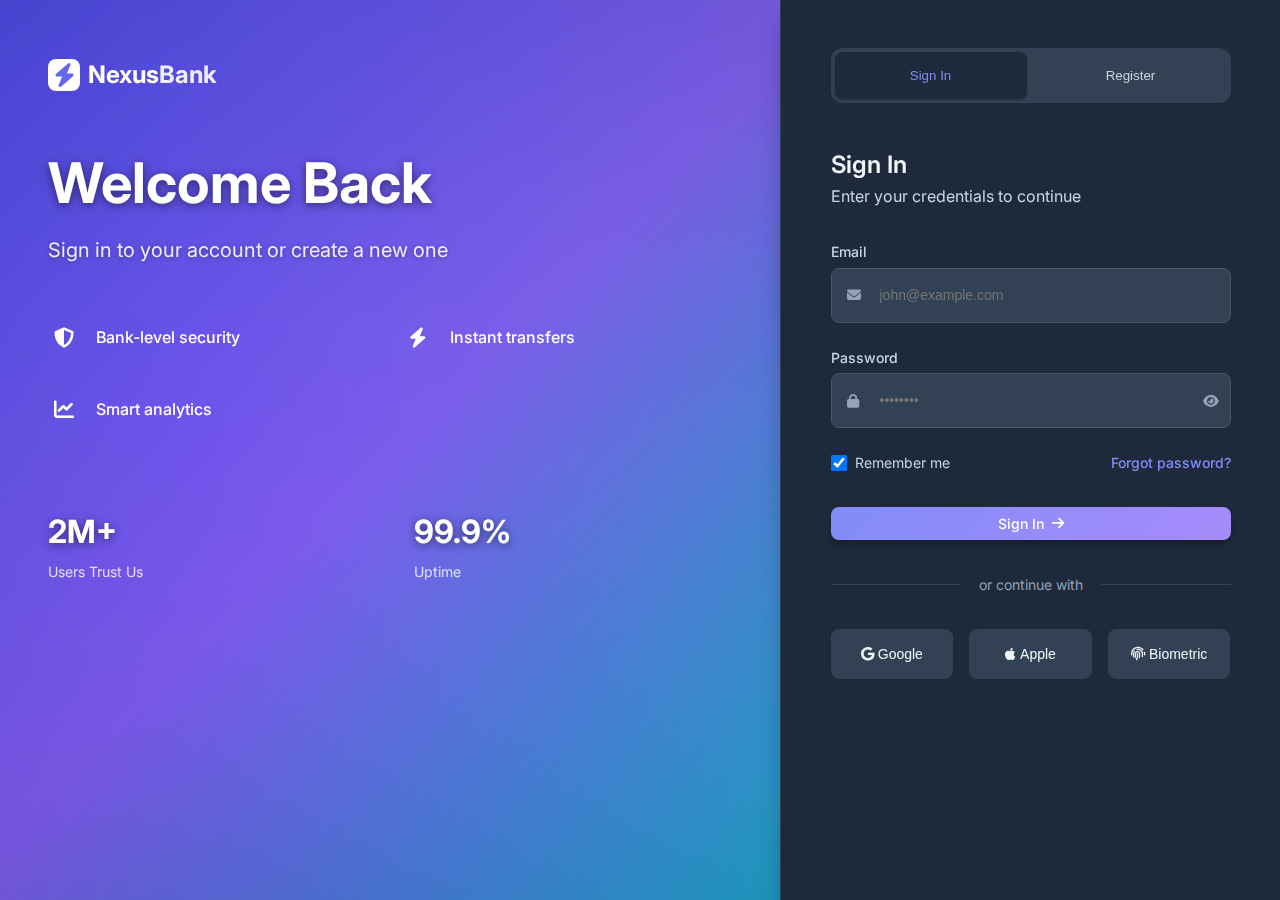
<file: FlowBank2026Part1/login.html>
<!DOCTYPE html>
<html lang="en" class="dark-theme">
<head>
    <meta charset="UTF-8">
    <meta name="viewport" content="width=device-width, initial-scale=1.0">
    <title>Sign In / Register | NexusBank</title>
 <link rel="stylesheet" href="css/style.css">
<link rel="stylesheet" href="css/components.css">
<link rel="stylesheet" href="css/auth.css">
    <link rel="stylesheet" href="https://cdnjs.cloudflare.com/ajax/libs/font-awesome/6.4.0/css/all.min.css">
    <link rel="preconnect" href="https://fonts.googleapis.com">
    <link rel="preconnect" href="https://fonts.gstatic.com" crossorigin>
    <link href="https://fonts.googleapis.com/css2?family=Inter:wght@300;400;500;600;700&display=swap" rel="stylesheet">
    
    <style>
        /* ============================================
           SCROLL BUTTON STYLES - For Registration Form
           ============================================ */
        
        /* Make registration form scrollable */
        #registerForm {
            max-height: 650px;
            overflow-y: auto;
            padding-right: 12px;
            scroll-behavior: smooth;
            position: relative;
        }

        /* Custom scrollbar for registration form */
        #registerForm::-webkit-scrollbar {
            width: 6px;
        }

        #registerForm::-webkit-scrollbar-track {
            background: var(--bg-tertiary, #2D2D2D);
            border-radius: 10px;
        }

        #registerForm::-webkit-scrollbar-thumb {
            background: var(--accent-primary, #6C5CE7);
            border-radius: 10px;
        }

        #registerForm::-webkit-scrollbar-thumb:hover {
            background: var(--accent-secondary, #A463F5);
        }

        /* Scroll Progress Bar */
        .scroll-progress-container {
            position: sticky;
            top: 0;
            width: 100%;
            height: 4px;
            background: var(--bg-tertiary, #2D2D2D);
            border-radius: 2px;
            margin-bottom: 20px;
            overflow: hidden;
            z-index: 10;
        }

        .scroll-progress-bar {
            height: 100%;
            width: 0%;
            background: linear-gradient(90deg, var(--accent-primary, #6C5CE7), var(--accent-secondary, #A463F5));
            transition: width 0.1s ease;
        }

        /* Scroll Controls - Top & Bottom Buttons */
        .scroll-controls {
            display: flex;
            justify-content: flex-end;
            gap: 12px;
            margin: 24px 0 16px;
            padding-top: 20px;
            border-top: 1px solid var(--border-color, rgba(255, 255, 255, 0.1));
        }

        .scroll-btn {
            display: inline-flex;
            align-items: center;
            justify-content: center;
            gap: 8px;
            padding: 10px 18px;
            background: var(--bg-secondary, #1E1E1E);
            border: 1px solid var(--border-color, #333);
            border-radius: 12px;
            color: var(--text-primary, #FFFFFF);
            font-size: 14px;
            font-weight: 500;
            cursor: pointer;
            transition: all 0.2s ease;
        }

        .scroll-btn i {
            font-size: 14px;
        }

        .scroll-btn:hover {
            background: var(--accent-primary, #6C5CE7);
            border-color: var(--accent-primary, #6C5CE7);
            color: white;
            transform: translateY(-2px);
            box-shadow: 0 4px 12px rgba(108, 92, 231, 0.3);
        }

        /* Floating Scroll Button */
        .floating-scroll-btn {
            position: sticky;
            bottom: 20px;
            left: 100%;
            width: 48px;
            height: 48px;
            background: var(--accent-primary, #6C5CE7);
            border: none;
            border-radius: 50%;
            color: white;
            font-size: 20px;
            cursor: pointer;
            display: none;
            align-items: center;
            justify-content: center;
            box-shadow: 0 4px 16px rgba(108, 92, 231, 0.4);
            transition: all 0.3s ease;
            margin-left: auto;
            margin-top: 10px;
            margin-bottom: 10px;
            z-index: 100;
        }

        .floating-scroll-btn:hover {
            background: var(--accent-secondary, #A463F5);
            transform: scale(1.1);
            box-shadow: 0 6px 20px rgba(108, 92, 231, 0.5);
        }

        .floating-scroll-btn.visible {
            display: flex;
            animation: fadeInUp 0.3s ease;
        }

        @keyframes fadeInUp {
            from {
                opacity: 0;
                transform: translateY(10px);
            }
            to {
                opacity: 1;
                transform: translateY(0);
            }
        }

        /* Quick Navigation Dots */
        .scroll-nav-dots {
            position: fixed;
            right: 30px;
            top: 50%;
            transform: translateY(-50%);
            display: flex;
            flex-direction: column;
            gap: 12px;
            z-index: 1000;
        }

        .nav-dot {
            width: 10px;
            height: 10px;
            border-radius: 50%;
            background: var(--border-color, #555);
            cursor: pointer;
            transition: all 0.2s ease;
            border: 2px solid transparent;
        }

        .nav-dot:hover {
            background: var(--accent-primary, #6C5CE7);
            transform: scale(1.3);
        }

        .nav-dot.active {
            background: var(--accent-primary, #6C5CE7);
            box-shadow: 0 0 0 2px var(--accent-primary, #6C5CE7);
            transform: scale(1.2);
        }

        /* Hide nav dots on mobile */
        @media (max-width: 768px) {
            .scroll-nav-dots {
                display: none;
            }
            
            #registerForm {
                max-height: 550px;
            }
        }

        /* Animation for form sections */
        .form-group, .form-row, .auth-header, .scroll-controls {
            animation: fadeIn 0.5s ease;
        }

        @keyframes fadeIn {
            from {
                opacity: 0;
                transform: translateY(10px);
            }
            to {
                opacity: 1;
                transform: translateY(0);
            }
        }
    </style>
</head>
<body class="auth-page">
    <!-- Background Elements -->
    <div class="auth-background">
        <div class="bg-gradient-1"></div>
        <div class="bg-gradient-2"></div>
    </div>

    <!-- Main Container -->
    <div class="auth-container">
        <!-- Left Panel - Brand & Info -->
        <div class="auth-left">
            <a href="index.html" class="auth-brand">
                <div class="brand-logo">
                    <i class="fas fa-bolt"></i>
                </div>
                <span class="brand-name">Nexus<span class="brand-accent">Bank</span></span>
            </a>

            <div class="auth-hero">
                <h1 class="auth-title">Welcome Back</h1>
                <p class="auth-subtitle">Sign in to your account or create a new one</p>
                
                <div class="auth-features">
                    <div class="feature">
                        <i class="fas fa-shield-alt"></i>
                        <span>Bank-level security</span>
                    </div>
                    <div class="feature">
                        <i class="fas fa-bolt"></i>
                        <span>Instant transfers</span>
                    </div>
                    <div class="feature">
                        <i class="fas fa-chart-line"></i>
                        <span>Smart analytics</span>
                    </div>
                </div>

                <div class="auth-stats">
                    <div class="stat">
                        <div class="stat-number">2M+</div>
                        <div class="stat-label">Users Trust Us</div>
                    </div>
                    <div class="stat">
                        <div class="stat-number">99.9%</div>
                        <div class="stat-label">Uptime</div>
                    </div>
                </div>
            </div>
        </div>

        <!-- Right Panel - Auth Forms -->
        <div class="auth-right">
            <div class="auth-card">
                <!-- Auth Toggle -->
                <div class="auth-toggle">
                    <button class="toggle-btn active" id="showLoginBtn">Sign In</button>
                    <button class="toggle-btn" id="showRegisterBtn">Register</button>
                </div>

                <!-- LOGIN FORM (Default visible) -->
                <form class="auth-form" id="loginForm" style="display: block;">
                    <div class="auth-header">
                        <h2>Sign In</h2>
                        <p>Enter your credentials to continue</p>
                    </div>

                    <div class="form-group">
                        <label class="form-label">Email</label>
                        <div class="input-with-icon">
                            <i class="fas fa-envelope"></i>
                            <input type="email" id="loginEmail" class="form-control" placeholder="john@example.com" required>
                        </div>
                    </div>

                    <div class="form-group">
                        <label class="form-label">Password</label>
                        <div class="input-with-icon">
                            <i class="fas fa-lock"></i>
                            <input type="password" id="loginPassword" class="form-control" placeholder="••••••••" required>
                            <button type="button" class="input-action toggle-password">
                                <i class="fas fa-eye"></i>
                            </button>
                        </div>
                    </div>

                    <div class="form-options">
                        <label class="checkbox">
                            <input type="checkbox" checked>
                            <span class="checkbox-label">Remember me</span>
                        </label>
                        <a href="#" class="forgot-link">Forgot password?</a>
                    </div>

                    <button type="submit" class="btn btn-primary btn-block">
                        <span>Sign In</span>
                        <i class="fas fa-arrow-right"></i>
                    </button>

                    <div class="auth-divider">
                        <span>or continue with</span>
                    </div>

                    <div class="social-login">
                        <button type="button" class="social-btn">
                            <i class="fab fa-google"></i>
                            <span>Google</span>
                        </button>
                        <button type="button" class="social-btn">
                            <i class="fab fa-apple"></i>
                            <span>Apple</span>
                        </button>
                        <button type="button" class="social-btn">
                            <i class="fas fa-fingerprint"></i>
                            <span>Biometric</span>
                        </button>
                    </div>
                </form>

                <!-- REGISTER FORM (Hidden by default) - WITH SCROLL BUTTONS -->
                <form class="auth-form" id="registerForm" style="display: none;">
                    <!-- Scroll Progress Bar -->
                    <div class="scroll-progress-container">
                        <div class="scroll-progress-bar" id="scrollProgressBar"></div>
                    </div>

                    <div class="auth-header">
                        <h2>Create Account</h2>
                        <p>Fill in your details to get started</p>
                    </div>

                    <!-- Full Name -->
                    <div class="form-group">
                        <label class="form-label">Full Name *</label>
                        <div class="input-with-icon">
                            <i class="fas fa-user"></i>
                            <input type="text" id="fullName" class="form-control" placeholder="John Doe" required>
                        </div>
                    </div>

                    <!-- Email -->
                    <div class="form-group">
                        <label class="form-label">Email *</label>
                        <div class="input-with-icon">
                            <i class="fas fa-envelope"></i>
                            <input type="email" id="regEmail" class="form-control" placeholder="john@example.com" required>
                        </div>
                    </div>

                    <!-- Address -->
                    <div class="form-group">
                        <label class="form-label">Address</label>
                        <div class="input-with-icon">
                            <i class="fas fa-map-marker-alt"></i>
                            <input type="text" id="address" class="form-control" placeholder="123 Main St, City">
                        </div>
                    </div>

                    <!-- Occupation & Phone (two columns) -->
                    <div class="form-row">
                        <div class="form-group col">
                            <label class="form-label">Occupation</label>
                            <div class="input-with-icon">
                                <i class="fas fa-briefcase"></i>
                                <input type="text" id="occupation" class="form-control" placeholder="Software Engineer">
                            </div>
                        </div>
                        <div class="form-group col">
                            <label class="form-label">Phone</label>
                            <div class="input-with-icon">
                                <i class="fas fa-phone"></i>
                                <input type="tel" id="phone" class="form-control" placeholder="+1 234 567 8900">
                            </div>
                        </div>
                    </div>

                    <!-- Age & Birth Year (two columns) -->
                    <div class="form-row">
                        <div class="form-group col">
                            <label class="form-label">Age *</label>
                            <div class="input-with-icon">
                                <i class="fas fa-calendar"></i>
                                <input type="number" id="age" class="form-control" placeholder="25" min="18" max="120" required>
                            </div>
                        </div>
                        <div class="form-group col">
                            <label class="form-label">Birth Year *</label>
                            <div class="input-with-icon">
                                <i class="fas fa-calendar-alt"></i>
                                <input type="number" id="birthYear" class="form-control" placeholder="2000" min="1900" max="2026" required>
                            </div>
                            <small class="form-hint" style="color: var(--text-tertiary); margin-top: 4px; display: block;">
                                Age will be calculated automatically
                            </small>
                        </div>
                    </div>
                    
                    <!-- Age/Birth Year mismatch hint -->
                    <div id="ageMismatchHint" class="form-hint error" style="display: none;">
                        <i class="fas fa-exclamation-circle"></i>
                        Age and birth year don't match
                    </div>

                    <!-- ID Type -->
                    <div class="form-group">
                        <label class="form-label">ID Type *</label>
                        <div class="input-with-icon">
                            <i class="fas fa-id-card"></i>
                            <select id="idType" class="form-control" required>
                                <option value="" disabled selected>Select ID type</option>
                                <option value="passport">Passport</option>
                                <option value="driver">Driver License</option>
                                <option value="national">National ID</option>
                                <option value="student">Student ID</option>
                                <option value="other">Other Government ID</option>
                            </select>
                        </div>
                    </div>

                    <!-- Upload ID Document -->
                    <div class="form-group">
                        <label class="form-label">Upload ID Document * (JPG, PNG, PDF)</label>
                        <div class="file-upload">
                            <input type="file" id="idDocument" accept=".jpg,.jpeg,.png,.pdf" required>
                            <div class="file-upload-label">
                                <i class="fas fa-cloud-upload-alt"></i>
                                <span>Click to upload or drag and drop</span>
                            </div>
                        </div>
                        <!-- File preview area -->
                        <div id="filePreview" class="file-preview" style="display: none;">
                            <i class="fas fa-file"></i>
                            <span id="fileName"></span>
                            <button type="button" id="removeFile" class="btn-remove">
                                <i class="fas fa-times"></i>
                            </button>
                        </div>
                        <div id="fileError" class="form-hint error" style="display: none;"></div>
                    </div>

                    <!-- Password -->
                    <div class="form-group">
                        <label class="form-label">Password *</label>
                        <div class="input-with-icon">
                            <i class="fas fa-lock"></i>
                            <input type="password" id="regPassword" class="form-control" placeholder="••••••••" required>
                            <button type="button" class="input-action toggle-password">
                                <i class="fas fa-eye"></i>
                            </button>
                        </div>
                        <!-- Password strength bar -->
                        <div class="password-strength">
                            <div class="strength-bar" id="passwordStrengthBar"></div>
                        </div>
                        <!-- Password strength label -->
                        <div class="strength-label" id="passwordStrengthLabel">Enter a password</div>
                        
                        <div class="password-requirements">
                            <div id="reqLength" class="req-item">✗ At least 8 characters</div>
                            <div id="reqUppercase" class="req-item">✗ One uppercase letter</div>
                            <div id="reqLowercase" class="req-item">✗ One lowercase letter</div>
                            <div id="reqNumber" class="req-item">✗ One number</div>
                            <div id="reqSpecial" class="req-item">✗ One special character</div>
                        </div>
                    </div>

                    <!-- Confirm Password -->
                    <div class="form-group">
                        <label class="form-label">Confirm Password *</label>
                        <div class="input-with-icon">
                            <i class="fas fa-lock"></i>
                            <input type="password" id="confirmPassword" class="form-control" placeholder="••••••••" required>
                            <button type="button" class="input-action toggle-password">
                                <i class="fas fa-eye"></i>
                            </button>
                        </div>
                        <div id="passwordMismatch" class="form-hint error" style="display: none;">
                            <i class="fas fa-exclamation-circle"></i>
                            Passwords do not match
                        </div>
                    </div>

                    <!-- Global error container -->
                    <div id="registerError" class="form-hint error" style="display: none; margin-bottom: var(--space-lg);"></div>

                    <!-- ============================================
                         SCROLL BUTTONS - Registration Form Navigation
                         ============================================ -->
                    
                    <!-- Top & Bottom Navigation Buttons -->
                    <div class="scroll-controls">
                        <button type="button" class="scroll-btn" id="scrollToTopBtn">
                            <i class="fas fa-arrow-up"></i>
                            <span>Top</span>
                        </button>
                        <button type="button" class="scroll-btn" id="scrollToBottomBtn">
                            <i class="fas fa-arrow-down"></i>
                            <span>Bottom</span>
                        </button>
                    </div>

                    <!-- Floating Scroll to Top Button (appears when scrolling) -->
                    <button type="button" class="floating-scroll-btn" id="floatingScrollBtn">
                        <i class="fas fa-arrow-up"></i>
                    </button>

                    <!-- Submit Button -->
                    <button type="submit" class="btn btn-primary btn-block" disabled>
                        <span>Create Account</span>
                        <i class="fas fa-arrow-right"></i>
                    </button>

                    <div class="auth-footer">
                        <p>By signing up, you agree to our <a href="#" class="link">Terms</a> and <a href="#" class="link">Privacy Policy</a></p>
                    </div>
                </form>
            </div>
        </div>
    </div>

    <!-- Quick Navigation Dots (Optional Enhancement) -->
    <div class="scroll-nav-dots" id="scrollNavDots" style="display: none;">
        <div class="nav-dot active" data-section="top"></div>
        <div class="nav-dot" data-section="personal"></div>
        <div class="nav-dot" data-section="id"></div>
        <div class="nav-dot" data-section="password"></div>
        <div class="nav-dot" data-section="bottom"></div>
    </div>

    <!-- Loading Overlay -->
    <div class="loading-overlay" id="loadingOverlay">
        <div class="loading-content">
            <div class="loading-spinner"></div>
            <p>Processing...</p>
        </div>
    </div>

    <!-- Main JavaScript -->
    <script src="js/app.js"></script>
    
    <!-- Scroll Button JavaScript - Works alongside app.js -->
    <script>
        (function() {
            'use strict';

            // Wait for DOM to be ready
            document.addEventListener('DOMContentLoaded', function() {
                
                // ============================================
                // SCROLL BUTTON FUNCTIONALITY
                // ============================================
                
                const registerForm = document.getElementById('registerForm');
                
                // Only initialize if registerForm exists
                if (!registerForm) return;

                // Elements
                const scrollToTopBtn = document.getElementById('scrollToTopBtn');
                const scrollToBottomBtn = document.getElementById('scrollToBottomBtn');
                const floatingScrollBtn = document.getElementById('floatingScrollBtn');
                const scrollProgressBar = document.getElementById('scrollProgressBar');
                const showRegisterBtn = document.getElementById('showRegisterBtn');

                // Initialize smooth scrolling
                registerForm.style.scrollBehavior = 'smooth';

                // ============================================
                // SCROLL TO TOP BUTTON
                // ============================================
                if (scrollToTopBtn) {
                    scrollToTopBtn.addEventListener('click', function(e) {
                        e.preventDefault();
                        registerForm.scrollTo({
                            top: 0,
                            behavior: 'smooth'
                        });
                    });
                }

                // ============================================
                // SCROLL TO BOTTOM BUTTON
                // ============================================
                if (scrollToBottomBtn) {
                    scrollToBottomBtn.addEventListener('click', function(e) {
                        e.preventDefault();
                        registerForm.scrollTo({
                            top: registerForm.scrollHeight,
                            behavior: 'smooth'
                        });
                    });
                }

                // ============================================
                // FLOATING SCROLL BUTTON
                // ============================================
                if (floatingScrollBtn) {
                    // Show/hide floating button based on scroll position
                    registerForm.addEventListener('scroll', function() {
                        const scrollThreshold = 200;
                        if (registerForm.scrollTop > scrollThreshold) {
                            floatingScrollBtn.classList.add('visible');
                        } else {
                            floatingScrollBtn.classList.remove('visible');
                        }
                        
                        // Update scroll progress bar
                        if (scrollProgressBar) {
                            const scrollTop = registerForm.scrollTop;
                            const scrollHeight = registerForm.scrollHeight - registerForm.clientHeight;
                            const progress = scrollHeight > 0 ? (scrollTop / scrollHeight) * 100 : 0;
                            scrollProgressBar.style.width = progress + '%';
                        }
                    });

                    // Scroll to top when floating button is clicked
                    floatingScrollBtn.addEventListener('click', function(e) {
                        e.preventDefault();
                        registerForm.scrollTo({
                            top: 0,
                            behavior: 'smooth'
                        });
                    });
                }

                // ============================================
                // RESET SCROLL WHEN SWITCHING TO REGISTER FORM
                // ============================================
                if (showRegisterBtn) {
                    showRegisterBtn.addEventListener('click', function() {
                        // Small delay to ensure form is visible
                        setTimeout(function() {
                            if (registerForm) {
                                registerForm.scrollTop = 0;
                                // Reset progress bar
                                if (scrollProgressBar) {
                                    scrollProgressBar.style.width = '0%';
                                }
                                // Hide floating button
                                if (floatingScrollBtn) {
                                    floatingScrollBtn.classList.remove('visible');
                                }
                            }
                        }, 50);
                    });
                }

                // ============================================
                // INITIAL PROGRESS BAR UPDATE
                // ============================================
                function updateProgressBar() {
                    if (scrollProgressBar && registerForm) {
                        const scrollTop = registerForm.scrollTop;
                        const scrollHeight = registerForm.scrollHeight - registerForm.clientHeight;
                        const progress = scrollHeight > 0 ? (scrollTop / scrollHeight) * 100 : 0;
                        scrollProgressBar.style.width = progress + '%';
                    }
                }

                // Update progress bar on scroll and resize
                registerForm.addEventListener('scroll', updateProgressBar);
                window.addEventListener('resize', updateProgressBar);

                // Initial update after a short delay
                setTimeout(updateProgressBar, 100);

                // ============================================
                // KEYBOARD NAVIGATION
                // ============================================
                registerForm.addEventListener('keydown', function(e) {
                    // Page Up / Page Down navigation
                    if (e.key === 'PageUp') {
                        e.preventDefault();
                        registerForm.scrollBy({
                            top: -400,
                            behavior: 'smooth'
                        });
                    } else if (e.key === 'PageDown') {
                        e.preventDefault();
                        registerForm.scrollBy({
                            top: 400,
                            behavior: 'smooth'
                        });
                    } else if (e.key === 'Home' && e.ctrlKey) {
                        e.preventDefault();
                        registerForm.scrollTo({
                            top: 0,
                            behavior: 'smooth'
                        });
                    } else if (e.key === 'End' && e.ctrlKey) {
                        e.preventDefault();
                        registerForm.scrollTo({
                            top: registerForm.scrollHeight,
                            behavior: 'smooth'
                        });
                    }
                });

                // ============================================
                // ENHANCE FORM VALIDATION WITH SCROLL FEEDBACK
                // ============================================
                const observer = new MutationObserver(function(mutations) {
                    mutations.forEach(function(mutation) {
                        if (mutation.type === 'attributes' && mutation.attributeName === 'class') {
                            const submitBtn = registerForm.querySelector('button[type="submit"]');
                            if (submitBtn && !submitBtn.disabled) {
                                // Form is valid - highlight the submit button
                                submitBtn.classList.add('btn-pulse');
                            } else if (submitBtn) {
                                submitBtn.classList.remove('btn-pulse');
                            }
                        }
                    });
                });

                const submitBtn = registerForm.querySelector('button[type="submit"]');
                if (submitBtn) {
                    observer.observe(submitBtn, { attributes: true });
                }

                console.log('Scroll buttons initialized successfully');
            });
        })();
    </script>
    <script src="js/auth.js"></script>
</body>
</html>
</file>
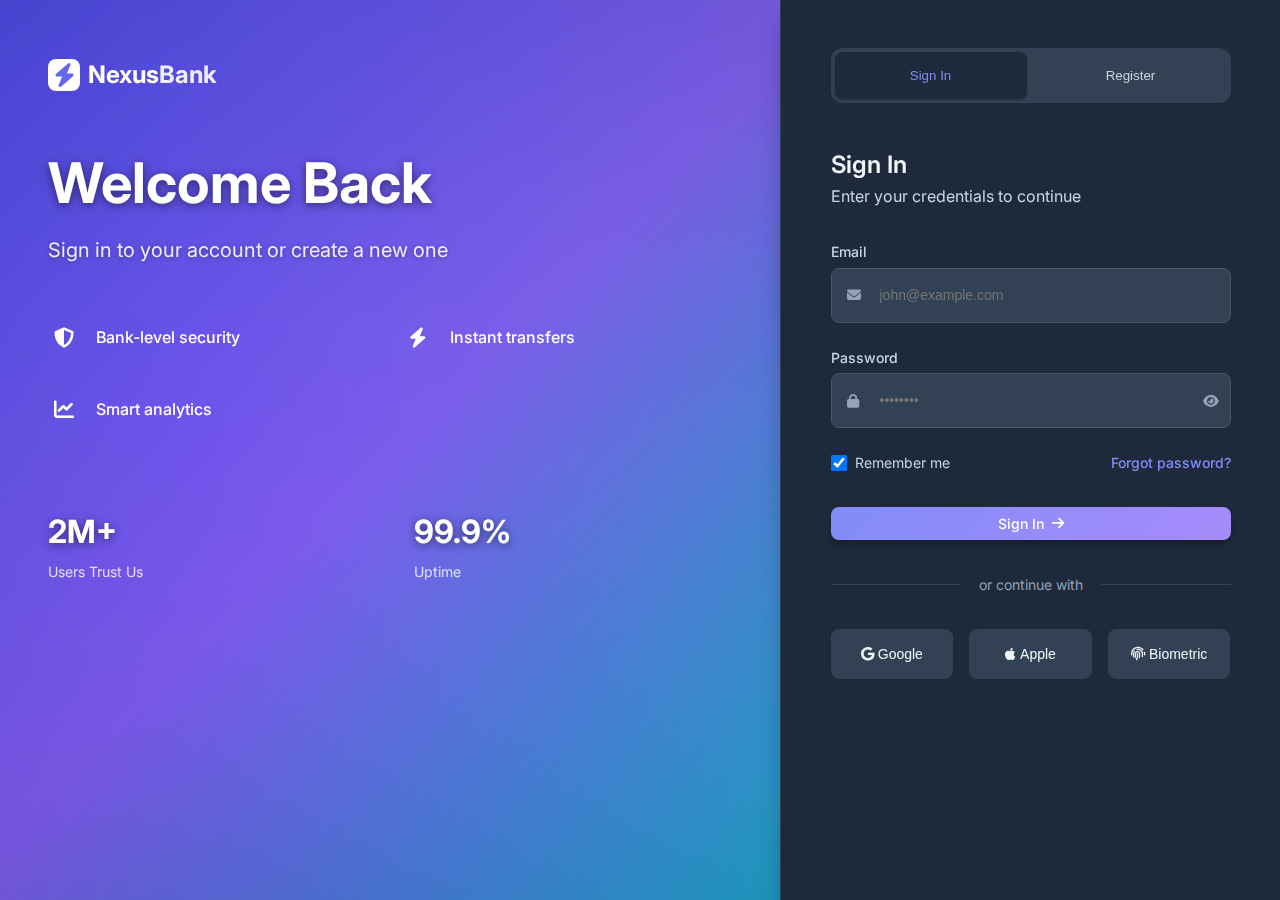
<file: FlowBank2026Part1/transactions.html>
<!DOCTYPE html>
<html lang="en" class="dark-theme">
<head>
    <meta charset="UTF-8">
    <meta name="viewport" content="width=device-width, initial-scale=1.0">
    <title>Transactions | NexusBank</title>
<link rel="stylesheet" href="css/style.css">
<link rel="stylesheet" href="css/components.css">
<link rel="stylesheet" href="css/transactions.css">
<link rel="stylesheet" href="https://cdnjs.cloudflare.com/ajax/libs/font-awesome/6.4.0/css/all.min.css">
    <link rel="preconnect" href="https://fonts.googleapis.com">
    <link rel="preconnect" href="https://fonts.gstatic.com" crossorigin>
    <link href="https://fonts.googleapis.com/css2?family=Inter:wght@300;400;500;600;700&display=swap" rel="stylesheet">
</head>
<body>
    <!-- Sidebar Overlay -->
    <div class="sidebar-overlay" id="sidebarOverlay"></div>

    <!-- App Container -->
    <div class="app-container">
        <!-- Sidebar -->
        <aside class="sidebar" id="sidebar">
            <div class="sidebar-header">
                <a href="index.html" class="brand">
                    <div class="brand-logo">
                        <i class="fas fa-bolt"></i>
                    </div>
                    <span class="brand-name">Nexus<span class="brand-accent">Bank</span></span>
                </a>
            </div>

            <div class="sidebar-user">
                <div class="user-avatar">JD</div>
                <div class="user-info">
                    <div class="user-name">John Doe</div>
                    <div class="user-email">john@example.com</div>
                </div>
                <button class="theme-toggle" id="sidebarThemeToggle">
                    <i class="fas fa-moon"></i>
                </button>
            </div>

            <nav class="sidebar-nav">
                <div class="nav-section">
                    <div class="nav-section-title">Main</div>
                    <a href="dashboard.html" class="nav-item">
                        <div class="nav-item-icon">
                            <i class="fas fa-tachometer-alt"></i>
                        </div>
                        <span>Dashboard</span>
                    </a>
                    <a href="accounts.html" class="nav-item">
                        <div class="nav-item-icon">
                            <i class="fas fa-wallet"></i>
                        </div>
                        <span>Accounts</span>
                    </a>
                    <a href="transfer.html" class="nav-item">
                        <div class="nav-item-icon">
                            <i class="fas fa-exchange-alt"></i>
                        </div>
                        <span>Transfers</span>
                    </a>
                    <a href="transactions.html" class="nav-item active">
                        <div class="nav-item-icon">
                            <i class="fas fa-history"></i>
                        </div>
                        <span>Transactions</span>
                    </a>
                </div>
            </nav>

            <div class="sidebar-footer">
                <a href="index.html" class="btn btn-ghost btn-block">
                    <i class="fas fa-sign-out-alt"></i>
                    <span>Sign Out</span>
                </a>
            </div>
        </aside>

        <!-- Main Content -->
        <main class="main-content">
            <!-- Header -->
            <header class="main-header">
                <button class="mobile-menu-btn" id="mobileMenuBtn">
                    <i class="fas fa-bars"></i>
                </button>
                
                <div class="header-title">
                    <h1>Transactions</h1>
                    <p>View and manage all your transactions</p>
                </div>

                <div class="header-actions">
                    <button class="btn btn-primary" id="exportBtn">
                        <i class="fas fa-download"></i>
                        <span>Export</span>
                    </button>
                    <button class="btn btn-secondary" id="filterBtn">
                        <i class="fas fa-filter"></i>
                        <span>Filter</span>
                    </button>
                </div>
            </header>

            <!-- Quick Stats -->
            <section class="stats-grid">
                <div class="stat-card">
                    <div class="stat-card-header">
                        <div class="stat-card-title">Total Spent</div>
                        <div class="stat-card-icon">
                            <i class="fas fa-arrow-up"></i>
                        </div>
                    </div>
                    <div class="stat-card-value">$3,245.50</div>
                    <div class="stat-card-change negative">
                        <i class="fas fa-arrow-up"></i>
                        <span>This month</span>
                    </div>
                </div>

                <div class="stat-card">
                    <div class="stat-card-header">
                        <div class="stat-card-title">Transactions</div>
                        <div class="stat-card-icon">
                            <i class="fas fa-list"></i>
                        </div>
                    </div>
                    <div class="stat-card-value">142</div>
                    <div class="stat-card-change positive">
                        <i class="fas fa-arrow-up"></i>
                        <span>+12 this month</span>
                    </div>
                </div>

                <div class="stat-card">
                    <div class="stat-card-header">
                        <div class="stat-card-title">Avg. Transaction</div>
                        <div class="stat-card-icon">
                            <i class="fas fa-dollar-sign"></i>
                        </div>
                    </div>
                    <div class="stat-card-value">$89.75</div>
                    <div class="stat-card-change positive">
                        <i class="fas fa-arrow-down"></i>
                        <span>-5% from last month</span>
                    </div>
                </div>

                <div class="stat-card">
                    <div class="stat-card-header">
                        <div class="stat-card-title">Top Category</div>
                        <div class="stat-card-icon">
                            <i class="fas fa-shopping-cart"></i>
                        </div>
                    </div>
                    <div class="stat-card-value">Shopping</div>
                    <div class="stat-card-change">
                        <span>32% of spending</span>
                    </div>
                </div>
            </section>

            <!-- Filters -->
            <section class="transactions-filters">
                <div class="filters-header">
                    <h2>Filter Transactions</h2>
                    <button class="btn btn-ghost btn-sm" id="clearFiltersBtn">
                        <i class="fas fa-times"></i>
                        <span>Clear All</span>
                    </button>
                </div>

                <div class="filters-grid">
                    <div class="filter-group">
                        <label class="filter-label">Date Range</label>
                        <select class="form-select" id="dateRange">
                            <option value="all">All Time</option>
                            <option value="today">Today</option>
                            <option value="week" selected>This Week</option>
                            <option value="month">This Month</option>
                            <option value="year">This Year</option>
                            <option value="custom">Custom Range</option>
                        </select>
                    </div>

                    <div class="filter-group">
                        <label class="filter-label">Account</label>
                        <select class="form-select" id="accountFilter">
                            <option value="all">All Accounts</option>
                            <option value="checking">Checking (•••• 4589)</option>
                            <option value="savings">Savings (•••• 7892)</option>
                            <option value="investment">Investment</option>
                        </select>
                    </div>

                    <div class="filter-group">
                        <label class="filter-label">Category</label>
                        <select class="form-select" id="categoryFilter">
                            <option value="all">All Categories</option>
                            <option value="shopping">Shopping</option>
                            <option value="food">Food & Dining</option>
                            <option value="entertainment">Entertainment</option>
                            <option value="bills">Bills & Utilities</option>
                            <option value="transfer">Transfers</option>
                            <option value="income">Income</option>
                        </select>
                    </div>

                    <div class="filter-group">
                        <label class="filter-label">Type</label>
                        <select class="form-select" id="typeFilter">
                            <option value="all">All Types</option>
                            <option value="debit">Debit</option>
                            <option value="credit">Credit</option>
                            <option value="transfer">Transfer</option>
                        </select>
                    </div>

                    <div class="filter-actions">
                        <button class="btn btn-primary" id="applyFiltersBtn">
                            <i class="fas fa-check"></i>
                            <span>Apply Filters</span>
                        </button>
                    </div>
                </div>
            </section>

            <!-- Transactions Table -->
            <section class="transaction-table">
                <!-- Table Header -->
                <div class="table-header">
                    <div class="header-cell">Description</div>
                    <div class="header-cell">Category</div>
                    <div class="header-cell">Account</div>
                    <div class="header-cell">Date</div>
                    <div class="header-cell">Amount</div>
                    <div class="header-cell">Actions</div>
                </div>

                <!-- Table Rows -->
                <div class="table-rows">
                    <!-- Transaction 1 -->
                    <div class="table-row">
                        <div class="transaction-detail">
                            <div class="transaction-icon">
                                <i class="fas fa-shopping-bag"></i>
                            </div>
                            <div>
                                <div class="transaction-title">Amazon Purchase</div>
                                <div class="transaction-subtitle">Order #123456789</div>
                            </div>
                        </div>
                        <div class="transaction-category">Shopping</div>
                        <div class="transaction-account">
                            <span class="account-badge">•••• 4589</span>
                        </div>
                        <div class="transaction-date">Today, 2:45 PM</div>
                        <div class="transaction-amount negative">-$89.99</div>
                        <div class="transaction-actions">
                            <button class="action-btn" title="View Details">
                                <i class="fas fa-eye"></i>
                            </button>
                            <button class="action-btn" title="Download Receipt">
                                <i class="fas fa-download"></i>
                            </button>
                        </div>
                    </div>

                    <!-- Transaction 2 -->
                    <div class="table-row">
                        <div class="transaction-detail">
                            <div class="transaction-icon">
                                <i class="fas fa-arrow-down"></i>
                            </div>
                            <div>
                                <div class="transaction-title">Salary Deposit</div>
                                <div class="transaction-subtitle">ACME Corp • Direct Deposit</div>
                            </div>
                        </div>
                        <div class="transaction-category">Income</div>
                        <div class="transaction-account">
                            <span class="account-badge">•••• 4589</span>
                        </div>
                        <div class="transaction-date">Yesterday, 9:00 AM</div>
                        <div class="transaction-amount positive">+$4,500.00</div>
                        <div class="transaction-actions">
                            <button class="action-btn" title="View Details">
                                <i class="fas fa-eye"></i>
                            </button>
                        </div>
                    </div>

                    <!-- Transaction 3 -->
                    <div class="table-row">
                        <div class="transaction-detail">
                            <div class="transaction-icon">
                                <i class="fas fa-exchange-alt"></i>
                            </div>
                            <div>
                                <div class="transaction-title">To Jane Smith</div>
                                <div class="transaction-subtitle">Instant Transfer</div>
                            </div>
                        </div>
                        <div class="transaction-category">Transfer</div>
                        <div class="transaction-account">
                            <span class="account-badge">•••• 4589</span>
                        </div>
                        <div class="transaction-date">Oct 12, 3:30 PM</div>
                        <div class="transaction-amount negative">-$250.00</div>
                        <div class="transaction-actions">
                            <button class="action-btn" title="View Details">
                                <i class="fas fa-eye"></i>
                            </button>
                            <button class="action-btn" title="Repeat Transfer">
                                <i class="fas fa-redo"></i>
                            </button>
                        </div>
                    </div>

                    <!-- Transaction 4 -->
                    <div class="table-row">
                        <div class="transaction-detail">
                            <div class="transaction-icon">
                                <i class="fas fa-coffee"></i>
                            </div>
                            <div>
                                <div class="transaction-title">Starbucks</div>
                                <div class="transaction-subtitle">Coffee Purchase</div>
                            </div>
                        </div>
                        <div class="transaction-category">Food & Dining</div>
                        <div class="transaction-account">
                            <span class="account-badge">•••• 4589</span>
                        </div>
                        <div class="transaction-date">Oct 12, 8:30 AM</div>
                        <div class="transaction-amount negative">-$5.75</div>
                        <div class="transaction-actions">
                            <button class="action-btn" title="View Details">
                                <i class="fas fa-eye"></i>
                            </button>
                        </div>
                    </div>

                    <!-- Transaction 5 -->
                    <div class="table-row">
                        <div class="transaction-detail">
                            <div class="transaction-icon">
                                <i class="fas fa-film"></i>
                            </div>
                            <div>
                                <div class="transaction-title">Netflix Subscription</div>
                                <div class="transaction-subtitle">Monthly Subscription</div>
                            </div>
                        </div>
                        <div class="transaction-category">Entertainment</div>
                        <div class="transaction-account">
                            <span class="account-badge">•••• 4589</span>
                        </div>
                        <div class="transaction-date">Oct 10, 12:00 PM</div>
                        <div class="transaction-amount negative">-$15.99</div>
                        <div class="transaction-actions">
                            <button class="action-btn" title="View Details">
                                <i class="fas fa-eye"></i>
                            </button>
                            <button class="action-btn" title="Manage Subscription">
                                <i class="fas fa-cog"></i>
                            </button>
                        </div>
                    </div>

                    <!-- Transaction 6 -->
                    <div class="table-row">
                        <div class="transaction-detail">
                            <div class="transaction-icon">
                                <i class="fas fa-building"></i>
                            </div>
                            <div>
                                <div class="transaction-title">ACME Corp Payment</div>
                                <div class="transaction-subtitle">Invoice #123</div>
                            </div>
                        </div>
                        <div class="transaction-category">Business</div>
                        <div class="transaction-account">
                            <span class="account-badge">•••• 4589</span>
                        </div>
                        <div class="transaction-date">Oct 9, 11:00 AM</div>
                        <div class="transaction-amount negative">-$1,200.00</div>
                        <div class="transaction-actions">
                            <button class="action-btn" title="View Details">
                                <i class="fas fa-eye"></i>
                            </button>
                            <button class="action-btn" title="Download Invoice">
                                <i class="fas fa-file-invoice"></i>
                            </button>
                        </div>
                    </div>

                    <!-- Transaction 7 -->
                    <div class="table-row">
                        <div class="transaction-detail">
                            <div class="transaction-icon">
                                <i class="fas fa-exchange-alt"></i>
                            </div>
                            <div>
                                <div class="transaction-title">To Savings Account</div>
                                <div class="transaction-subtitle">Internal Transfer</div>
                            </div>
                        </div>
                        <div class="transaction-category">Transfer</div>
                        <div class="transaction-account">
                            <span class="account-badge">•••• 4589 → •••• 7892</span>
                        </div>
                        <div class="transaction-date">Oct 8, 4:00 PM</div>
                        <div class="transaction-amount negative">-$500.00</div>
                        <div class="transaction-actions">
                            <button class="action-btn" title="View Details">
                                <i class="fas fa-eye"></i>
                            </button>
                            <button class="action-btn" title="Repeat Transfer">
                                <i class="fas fa-redo"></i>
                            </button>
                        </div>
                    </div>

                    <!-- Transaction 8 -->
                    <div class="table-row">
                        <div class="transaction-detail">
                            <div class="transaction-icon">
                                <i class="fas fa-wifi"></i>
                            </div>
                            <div>
                                <div class="transaction-title">Internet Bill</div>
                                <div class="transaction-subtitle">Monthly Bill</div>
                            </div>
                        </div>
                        <div class="transaction-category">Bills & Utilities</div>
                        <div class="transaction-account">
                            <span class="account-badge">•••• 4589</span>
                        </div>
                        <div class="transaction-date">Oct 8, 9:00 AM</div>
                        <div class="transaction-amount negative">-$79.99</div>
                        <div class="transaction-actions">
                            <button class="action-btn" title="View Details">
                                <i class="fas fa-eye"></i>
                            </button>
                            <button class="action-btn" title="Auto-pay Settings">
                                <i class="fas fa-cog"></i>
                            </button>
                        </div>
                    </div>
                </div>

                <!-- Table Pagination -->
                <div class="table-pagination">
                    <div class="pagination-info">
                        Showing 1-8 of 142 transactions
                    </div>
                    <div class="pagination-controls">
                        <button class="page-btn" disabled>
                            <i class="fas fa-chevron-left"></i>
                        </button>
                        <button class="page-btn active">1</button>
                        <button class="page-btn">2</button>
                        <button class="page-btn">3</button>
                        <button class="page-btn">4</button>
                        <button class="page-btn">5</button>
                        <button class="page-btn">
                            <i class="fas fa-chevron-right"></i>
                        </button>
                    </div>
                </div>
            </section>

            <!-- Spending Insights -->
            <section class="card">
                <div class="card-header">
                    <div>
                        <div class="card-title">Spending Insights</div>
                        <div class="card-subtitle">This month's spending by category</div>
                    </div>
                    <button class="btn btn-ghost btn-sm" id="insightsToggle">
                        <i class="fas fa-chart-pie"></i>
                        <span>View Chart</span>
                    </button>
                </div>

                <div class="category-list">
                    <div class="category-item">
                        <div class="category-info">
                            <div class="category-name">Shopping</div>
                            <div class="category-percentage">32%</div>
                        </div>
                        <div class="category-bar">
                            <div class="category-progress" style="width: 32%; background: var(--primary);"></div>
                        </div>
                        <div class="category-amount">$1,038.56</div>
                    </div>
                    
                    <div class="category-item">
                        <div class="category-info">
                            <div class="category-name">Food & Dining</div>
                            <div class="category-percentage">24%</div>
                        </div>
                        <div class="category-bar">
                            <div class="category-progress" style="width: 24%; background: var(--secondary);"></div>
                        </div>
                        <div class="category-amount">$778.92</div>
                    </div>
                    
                    <div class="category-item">
                        <div class="category-info">
                            <div class="category-name">Entertainment</div>
                            <div class="category-percentage">18%</div>
                        </div>
                        <div class="category-bar">
                            <div class="category-progress" style="width: 18%; background: var(--accent);"></div>
                        </div>
                        <div class="category-amount">$584.19</div>
                    </div>
                    
                    <div class="category-item">
                        <div class="category-info">
                            <div class="category-name">Bills & Utilities</div>
                            <div class="category-percentage">15%</div>
                        </div>
                        <div class="category-bar">
                            <div class="category-progress" style="width: 15%; background: var(--warning);"></div>
                        </div>
                        <div class="category-amount">$486.83</div>
                    </div>
                    
                    <div class="category-item">
                        <div class="category-info">
                            <div class="category-name">Other</div>
                            <div class="category-percentage">11%</div>
                        </div>
                        <div class="category-bar">
                            <div class="category-progress" style="width: 11%; background: var(--text-tertiary);"></div>
                        </div>
                        <div class="category-amount">$356.00</div>
                    </div>
                </div>
            </section>
        </main>
    </div>

    <!-- Transaction Details Modal -->
    <div class="modal" id="transactionModal">
        <div class="modal-content">
            <div class="modal-header">
                <h2 class="modal-title">Transaction Details</h2>
                <button class="modal-close" id="closeTransactionModal">
                    <i class="fas fa-times"></i>
                </button>
            </div>
            
            <div class="transaction-details">
                <div class="detail-header">
                    <div class="detail-icon">
                        <i class="fas fa-shopping-bag"></i>
                    </div>
                    <div class="detail-info">
                        <h3 id="detailTitle">Amazon Purchase</h3>
                        <p id="detailSubtitle">Order #123456789</p>
                    </div>
                    <div class="detail-amount negative" id="detailAmount">-$89.99</div>
                </div>
                
                <div class="detail-section">
                    <h4>Transaction Information</h4>
                    <div class="detail-grid">
                        <div class="detail-item">
                            <span class="detail-label">Date & Time</span>
                            <span class="detail-value" id="detailDateTime">Today, 2:45 PM</span>
                        </div>
                        <div class="detail-item">
                            <span class="detail-label">Status</span>
                            <span class="detail-value status-completed">Completed</span>
                        </div>
                        <div class="detail-item">
                            <span class="detail-label">Transaction ID</span>
                            <span class="detail-value" id="detailID">TX-789456123</span>
                        </div>
                        <div class="detail-item">
                            <span class="detail-label">Category</span>
                            <span class="detail-value" id="detailCategory">Shopping</span>
                        </div>
                        <div class="detail-item">
                            <span class="detail-label">Account</span>
                            <span class="detail-value" id="detailAccount">•••• 4589</span>
                        </div>
                        <div class="detail-item">
                            <span class="detail-label">Merchant</span>
                            <span class="detail-value" id="detailMerchant">Amazon.com</span>
                        </div>
                        <div class="detail-item">
                            <span class="detail-label">Location</span>
                            <span class="detail-value" id="detailLocation">Online • Seattle, WA</span>
                        </div>
                    </div>
                </div>
                
                <div class="detail-section">
                    <h4>Additional Notes</h4>
                    <textarea class="form-control" id="transactionNotes" placeholder="Add notes about this transaction..." rows="3"></textarea>
                </div>
                
                <div class="detail-actions">
                    <button class="btn btn-secondary" id="downloadReceiptBtn">
                        <i class="fas fa-download"></i>
                        <span>Download Receipt</span>
                    </button>
                    <button class="btn btn-secondary" id="reportIssueBtn">
                        <i class="fas fa-flag"></i>
                        <span>Report Issue</span>
                    </button>
                    <button class="btn btn-primary" id="saveNotesBtn">
                        <i class="fas fa-save"></i>
                        <span>Save Notes</span>
                    </button>
                </div>
            </div>
        </div>
    </div>

    <script src="js/app.js"></script>
    <script>
        document.addEventListener('DOMContentLoaded', function() {
            // Mobile menu
            const mobileMenuBtn = document.getElementById('mobileMenuBtn');
            const sidebar = document.getElementById('sidebar');
            const sidebarOverlay = document.getElementById('sidebarOverlay');
            
            mobileMenuBtn.addEventListener('click', () => {
                sidebar.classList.add('active');
                sidebarOverlay.classList.add('active');
            });
            
            sidebarOverlay.addEventListener('click', () => {
                sidebar.classList.remove('active');
                sidebarOverlay.classList.remove('active');
            });
            
            // Theme toggle
            const themeToggle = document.getElementById('sidebarThemeToggle');
            themeToggle.addEventListener('click', () => {
                document.body.classList.toggle('dark-theme');
                const icon = themeToggle.querySelector('i');
                if (document.body.classList.contains('dark-theme')) {
                    icon.classList.remove('fa-moon');
                    icon.classList.add('fa-sun');
                } else {
                    icon.classList.remove('fa-sun');
                    icon.classList.add('fa-moon');
                }
                localStorage.setItem('theme', document.body.classList.contains('dark-theme') ? 'dark' : 'light');
            });
            
            // Check saved theme
            const savedTheme = localStorage.getItem('theme');
            if (savedTheme === 'dark') {
                document.body.classList.add('dark-theme');
                const icon = themeToggle.querySelector('i');
                icon.classList.remove('fa-moon');
                icon.classList.add('fa-sun');
            }
            
            // Filter functionality
            const applyFiltersBtn = document.getElementById('applyFiltersBtn');
            const clearFiltersBtn = document.getElementById('clearFiltersBtn');
            
            applyFiltersBtn.addEventListener('click', () => {
                const dateRange = document.getElementById('dateRange').value;
                const account = document.getElementById('accountFilter').value;
                const category = document.getElementById('categoryFilter').value;
                const type = document.getElementById('typeFilter').value;
                
                console.log('Applying filters:', { dateRange, account, category, type });
                alert('Filters applied!');
            });
            
            clearFiltersBtn.addEventListener('click', () => {
                document.getElementById('dateRange').value = 'week';
                document.getElementById('accountFilter').value = 'all';
                document.getElementById('categoryFilter').value = 'all';
                document.getElementById('typeFilter').value = 'all';
                alert('Filters cleared!');
            });
            
            // Export functionality
            document.getElementById('exportBtn').addEventListener('click', () => {
                alert('Exporting transactions to CSV...');
            });
            
            // Transaction details modal
            const transactionModal = document.getElementById('transactionModal');
            const closeTransactionModal = document.getElementById('closeTransactionModal');
            const viewButtons = document.querySelectorAll('.action-btn .fa-eye').forEach(icon => {
                icon.closest('.action-btn').addEventListener('click', (e) => {
                    e.stopPropagation();
                    
                    const row = icon.closest('.table-row');
                    const title = row.querySelector('.transaction-title').textContent;
                    const subtitle = row.querySelector('.transaction-subtitle').textContent;
                    const amount = row.querySelector('.transaction-amount').textContent;
                    const category = row.querySelector('.transaction-category').textContent;
                    const account = row.querySelector('.account-badge').textContent;
                    const date = row.querySelector('.transaction-date').textContent;
                    
                    // Populate modal
                    document.getElementById('detailTitle').textContent = title;
                    document.getElementById('detailSubtitle').textContent = subtitle;
                    document.getElementById('detailAmount').textContent = amount;
                    document.getElementById('detailAmount').className = `detail-amount ${amount.startsWith('+') ? 'positive' : 'negative'}`;
                    document.getElementById('detailCategory').textContent = category;
                    document.getElementById('detailAccount').textContent = account;
                    document.getElementById('detailDateTime').textContent = date;
                    
                    // Generate random transaction ID
                    document.getElementById('detailID').textContent = `TX-${Math.floor(Math.random() * 1000000000)}`;
                    
                    transactionModal.classList.add('active');
                });
            });
            
            closeTransactionModal.addEventListener('click', () => {
                transactionModal.classList.remove('active');
            });
            
            transactionModal.addEventListener('click', (e) => {
                if (e.target === transactionModal) {
                    transactionModal.classList.remove('active');
                }
            });
            
            // Pagination
            const pageButtons = document.querySelectorAll('.page-btn:not([disabled])');
            pageButtons.forEach(button => {
                button.addEventListener('click', () => {
                    pageButtons.forEach(btn => btn.classList.remove('active'));
                    if (!button.querySelector('i')) {
                        button.classList.add('active');
                    }
                });
            });
            
            // Insights toggle
            document.getElementById('insightsToggle').addEventListener('click', function() {
                const icon = this.querySelector('i');
                const text = this.querySelector('span');
                
                if (icon.classList.contains('fa-chart-pie')) {
                    icon.classList.remove('fa-chart-pie');
                    icon.classList.add('fa-list');
                    text.textContent = 'View List';
                } else {
                    icon.classList.remove('fa-list');
                    icon.classList.add('fa-chart-pie');
                    text.textContent = 'View Chart';
                }
            });
        });
    </script>
    
    <style>
        .transaction-table {
            background: var(--surface);
            border: 1px solid var(--border-light);
            border-radius: var(--radius-lg);
            margin-bottom: var(--space-2xl);
        }
        
        .table-header {
            display: grid;
            grid-template-columns: 2fr 1fr 1fr 1fr 1fr auto;
            padding: var(--space-lg) var(--space-xl);
            background: var(--surface-elevated);
            border-bottom: 1px solid var(--border-light);
            font-weight: 600;
            color: var(--text-secondary);
            font-size: 0.875rem;
        }
        
        .table-rows {
            max-height: 600px;
            overflow-y: auto;
        }
        
        .table-row {
            display: grid;
            grid-template-columns: 2fr 1fr 1fr 1fr 1fr auto;
            padding: var(--space-lg) var(--space-xl);
            border-bottom: 1px solid var(--border-light);
            align-items: center;
            transition: all var(--transition-fast);
        }
        
        .table-row:hover {
            background: var(--surface-hover);
        }
        
        .table-row:last-child {
            border-bottom: none;
        }
        
        .transaction-detail {
            display: flex;
            align-items: center;
            gap: var(--space-md);
        }
        
        .transaction-icon {
            width: 40px;
            height: 40px;
            background: var(--surface-hover);
            border-radius: var(--radius-md);
            display: flex;
            align-items: center;
            justify-content: center;
            color: var(--text-secondary);
        }
        
        .transaction-title {
            font-weight: 500;
            margin-bottom: 2px;
        }
        
        .transaction-subtitle {
            font-size: 0.875rem;
            color: var(--text-tertiary);
        }
        
        .transaction-category {
            padding: var(--space-xs) var(--space-sm);
            background: var(--surface-hover);
            border-radius: var(--radius-full);
            font-size: 0.75rem;
            font-weight: 500;
            display: inline-block;
        }
        
        .account-badge {
            padding: var(--space-xs) var(--space-sm);
            background: var(--surface-hover);
            border-radius: var(--radius-full);
            font-size: 0.75rem;
            font-family: monospace;
        }
        
        .transaction-date {
            color: var(--text-secondary);
            font-size: 0.875rem;
        }
        
        .transaction-amount {
            font-weight: 600;
            font-size: 1.125rem;
        }
        
        .transaction-amount.positive {
            color: var(--success);
        }
        
        .transaction-amount.negative {
            color: var(--error);
        }
        
        .transaction-actions {
            display: flex;
            gap: var(--space-xs);
        }
        
        .action-btn {
            width: 36px;
            height: 36px;
            border-radius: var(--radius-md);
            border: 1px solid var(--border-light);
            background: var(--surface);
            color: var(--text-secondary);
            display: flex;
            align-items: center;
            justify-content: center;
            cursor: pointer;
            transition: all var(--transition-fast);
        }
        
        .action-btn:hover {
            border-color: var(--primary);
            color: var(--primary);
        }
        
        .transaction-details {
            padding: var(--space-xl);
        }
        
        .detail-header {
            display: flex;
            align-items: center;
            gap: var(--space-lg);
            margin-bottom: var(--space-2xl);
            padding-bottom: var(--space-xl);
            border-bottom: 1px solid var(--border-light);
        }
        
        .detail-icon {
            width: 64px;
            height: 64px;
            background: var(--surface-hover);
            border-radius: var(--radius-lg);
            display: flex;
            align-items: center;
            justify-content: center;
            font-size: 1.5rem;
            color: var(--primary);
        }
        
        .detail-info {
            flex: 1;
        }
        
        .detail-info h3 {
            font-size: 1.5rem;
            margin-bottom: var(--space-xs);
        }
        
        .detail-info p {
            color: var(--text-secondary);
        }
        
        .detail-amount {
            font-size: 1.5rem;
            font-weight: 700;
        }
        
        .detail-amount.positive {
            color: var(--success);
        }
        
        .detail-amount.negative {
            color: var(--error);
        }
        
        .detail-section {
            margin-bottom: var(--space-2xl);
        }
        
        .detail-section h4 {
            font-size: 1.125rem;
            margin-bottom: var(--space-lg);
        }
        
        .detail-grid {
            display: grid;
            grid-template-columns: repeat(auto-fit, minmax(200px, 1fr));
            gap: var(--space-lg);
        }
        
        .detail-item {
            display: flex;
            flex-direction: column;
            gap: var(--space-xs);
        }
        
        .detail-label {
            font-size: 0.875rem;
            color: var(--text-secondary);
        }
        
        .detail-value {
            font-weight: 500;
        }
        
        .detail-actions {
            display: flex;
            gap: var(--space-md);
            margin-top: var(--space-xl);
        }
        
        .category-item {
            display: grid;
            grid-template-columns: 1fr auto auto;
            align-items: center;
            gap: var(--space-lg);
            padding: var(--space-md) 0;
            border-bottom: 1px solid var(--border-light);
        }
        
        .category-item:last-child {
            border-bottom: none;
        }
        
        .category-amount {
            font-weight: 500;
            text-align: right;
        }
    </style>
    <script src="js/app.js"></script>
</body>
</html>
</file>
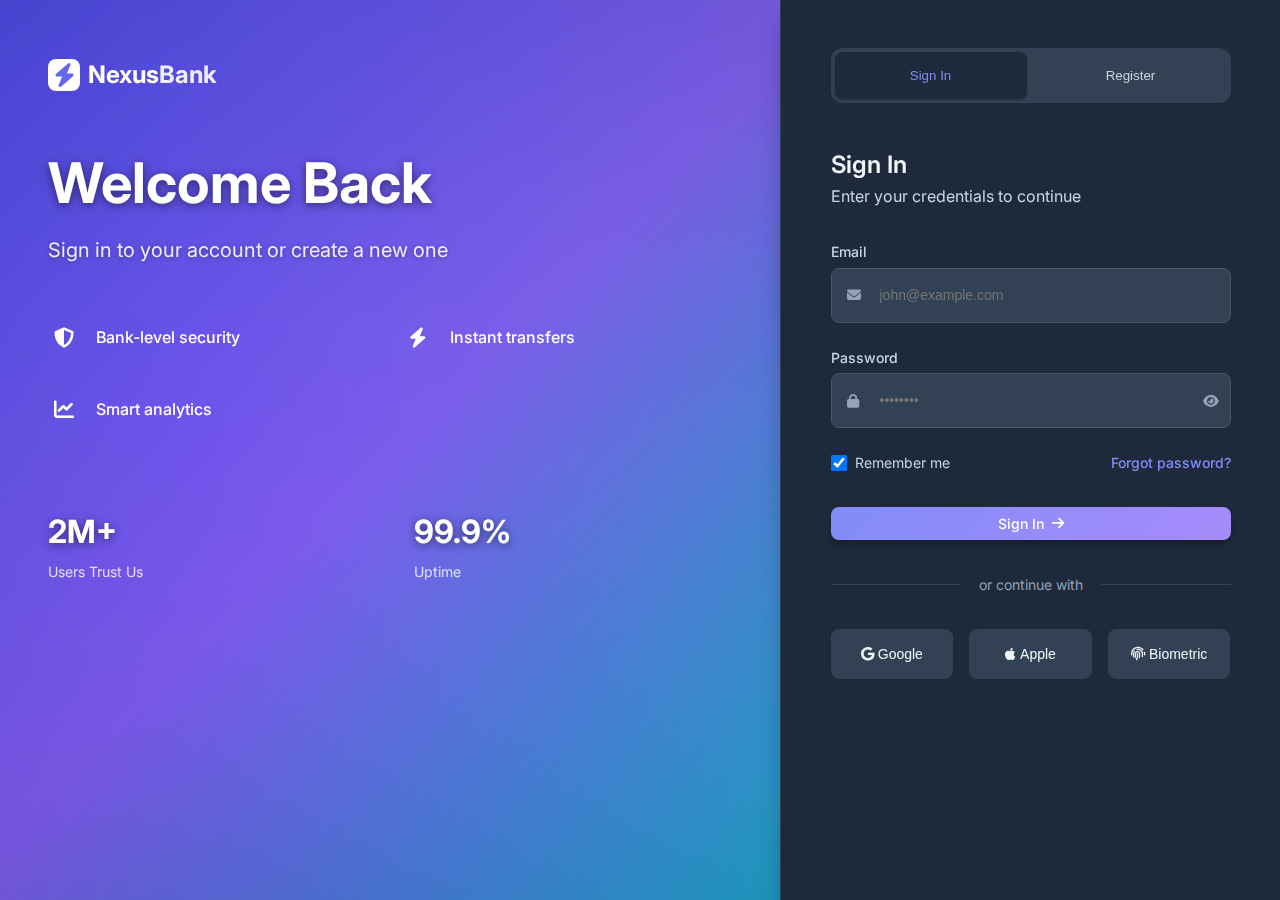
<file: FlowBank2026Part1/transfer.html>
<!DOCTYPE html>
<html lang="en" class="dark-theme">
<head>
    <meta charset="UTF-8">
    <meta name="viewport" content="width=device-width, initial-scale=1.0">
    <title>Transfer | NexusBank</title>
   <link rel="stylesheet" href="css/style.css">
<link rel="stylesheet" href="css/components.css">
<link rel="stylesheet" href="css/transfer.css">
<link rel="stylesheet" href="https://cdnjs.cloudflare.com/ajax/libs/font-awesome/6.4.0/css/all.min.css">
    <link rel="preconnect" href="https://fonts.googleapis.com">
    <link rel="preconnect" href="https://fonts.gstatic.com" crossorigin>
    <link href="https://fonts.googleapis.com/css2?family=Inter:wght@300;400;500;600;700&display=swap" rel="stylesheet">
</head>
<body>
    <!-- Sidebar Overlay -->
    <div class="sidebar-overlay" id="sidebarOverlay"></div>

    <!-- App Container -->
    <div class="app-container">
        <!-- Sidebar -->
        <aside class="sidebar" id="sidebar">
            <div class="sidebar-header">
                <a href="index.html" class="brand">
                    <div class="brand-logo">
                        <i class="fas fa-bolt"></i>
                    </div>
                    <span class="brand-name">Nexus<span class="brand-accent">Bank</span></span>
                </a>
            </div>

            <div class="sidebar-user">
                <div class="user-avatar">JD</div>
                <div class="user-info">
                    <div class="user-name">John Doe</div>
                    <div class="user-email">john@example.com</div>
                </div>
                <button class="theme-toggle" id="sidebarThemeToggle">
                    <i class="fas fa-moon"></i>
                </button>
            </div>

            <nav class="sidebar-nav">
                <div class="nav-section">
                    <div class="nav-section-title">Main</div>
                    <a href="dashboard.html" class="nav-item">
                        <div class="nav-item-icon">
                            <i class="fas fa-tachometer-alt"></i>
                        </div>
                        <span>Dashboard</span>
                    </a>
                    <a href="accounts.html" class="nav-item">
                        <div class="nav-item-icon">
                            <i class="fas fa-wallet"></i>
                        </div>
                        <span>Accounts</span>
                    </a>
                    <a href="transfer.html" class="nav-item active">
                        <div class="nav-item-icon">
                            <i class="fas fa-exchange-alt"></i>
                        </div>
                        <span>Transfers</span>
                        <span class="nav-item-badge">New</span>
                    </a>
                    <a href="transactions.html" class="nav-item">
                        <div class="nav-item-icon">
                            <i class="fas fa-history"></i>
                        </div>
                        <span>Transactions</span>
                    </a>
                </div>
            </nav>

            <div class="sidebar-footer">
                <a href="index.html" class="btn btn-ghost btn-block">
                    <i class="fas fa-sign-out-alt"></i>
                    <span>Sign Out</span>
                </a>
            </div>
        </aside>

        <!-- Main Content -->
        <main class="main-content">
            <!-- Header -->
            <header class="main-header">
                <button class="mobile-menu-btn" id="mobileMenuBtn">
                    <i class="fas fa-bars"></i>
                </button>
                
                <div class="header-title">
                    <h1>Transfer Money</h1>
                    <p>Send money instantly to anyone, anywhere</p>
                </div>

                <div class="header-actions">
                    <button class="btn btn-secondary" id="viewScheduleBtn">
                        <i class="fas fa-calendar"></i>
                        <span>Scheduled</span>
                    </button>
                    <button class="btn btn-secondary" id="viewHistoryBtn">
                        <i class="fas fa-history"></i>
                        <span>History</span>
                    </button>
                </div>
            </header>

            <!-- Transfer Stepper -->
            <div class="transfer-stepper">
                <div class="step active">
                    <div class="step-number">1</div>
                    <div class="step-label">Recipient</div>
                </div>
                <div class="step">
                    <div class="step-number">2</div>
                    <div class="step-label">Amount</div>
                </div>
                <div class="step">
                    <div class="step-number">3</div>
                    <div class="step-label">Review</div>
                </div>
                <div class="step">
                    <div class="step-number">4</div>
                    <div class="step-label">Confirm</div>
                </div>
            </div>

            <!-- Transfer Form -->
            <div class="transfer-form-container">
                <!-- Step 1: Select Recipient -->
                <div class="transfer-step active" id="step1">
                    <div class="step-header">
                        <h2>Select Recipient</h2>
                        <p>Choose who you want to send money to</p>
                    </div>

                    <!-- Quick Recipients -->
                    <div class="section">
                        <div class="section-header">
                            <h3>Quick Recipients</h3>
                            <button class="btn btn-ghost btn-sm" id="addRecipientBtn">
                                <i class="fas fa-plus"></i>
                                <span>Add New</span>
                            </button>
                        </div>
                        
                        <div class="recipient-grid">
                            <div class="recipient-card selected">
                                <div class="recipient-avatar">JS</div>
                                <div class="recipient-info">
                                    <div class="recipient-name">Jane Smith</div>
                                    <div class="recipient-details">•••• 1234</div>
                                </div>
                                <div class="recipient-meta">
                                    <span class="badge">Frequent</span>
                                </div>
                            </div>
                            
                            <div class="recipient-card">
                                <div class="recipient-avatar">AD</div>
                                <div class="recipient-info">
                                    <div class="recipient-name">Alex Doe</div>
                                    <div class="recipient-details">alex@example.com</div>
                                </div>
                            </div>
                            
                            <div class="recipient-card">
                                <div class="recipient-avatar">AC</div>
                                <div class="recipient-info">
                                    <div class="recipient-name">ACME Corp</div>
                                    <div class="recipient-details">Vendor • Invoice #123</div>
                                </div>
                            </div>
                            
                            <div class="recipient-card">
                                <div class="recipient-avatar">
                                    <i class="fas fa-plus"></i>
                                </div>
                                <div class="recipient-info">
                                    <div class="recipient-name">New Recipient</div>
                                    <div class="recipient-details">Add bank or email</div>
                                </div>
                            </div>
                        </div>
                    </div>

                    <!-- Manual Transfer Option -->
                    <div class="section">
                        <div class="section-header">
                            <h3>Or Enter Manually</h3>
                        </div>
                        
                        <div class="manual-transfer">
                            <div class="form-group">
                                <label class="form-label">Transfer To</label>
                                <select class="form-select" id="transferType">
                                    <option value="bank">Bank Account</option>
                                    <option value="email">Email Address</option>
                                    <option value="mobile">Mobile Number</option>
                                    <option value="international">International</option>
                                </select>
                            </div>
                            
                            <div class="form-group">
                                <label class="form-label">Recipient Details</label>
                                <input type="text" class="form-control" id="recipientDetails" placeholder="Account number, email, or mobile">
                            </div>
                            
                            <div class="form-group">
                                <label class="form-label">Recipient Name</label>
                                <input type="text" class="form-control" id="recipientName" placeholder="Full name of recipient">
                            </div>
                        </div>
                    </div>
                    
                    <div class="step-actions">
                        <button class="btn btn-primary" id="nextStep1">
                            <span>Continue to Amount</span>
                            <i class="fas fa-arrow-right"></i>
                        </button>
                    </div>
                </div>

                <!-- Step 2: Enter Amount -->
                <div class="transfer-step" id="step2">
                    <div class="step-header">
                        <h2>Enter Amount</h2>
                        <p>How much would you like to send?</p>
                    </div>

                    <div class="amount-section">
                        <!-- From Account -->
                        <div class="form-group">
                            <label class="form-label">From Account</label>
                            <select class="form-select" id="fromAccount">
                                <option value="checking">Primary Checking (•••• 4589) - $18,245.75</option>
                                <option value="savings">High-Yield Savings (•••• 7892) - $24,344.00</option>
                            </select>
                        </div>

                        <!-- Amount Input -->
                        <div class="amount-input-container">
                            <div class="currency-display">USD</div>
                            <div class="amount-display" id="amountDisplay">0.00</div>
                            
                            <div class="amount-keypad">
                                <button class="keypad-btn" data-value="1">1</button>
                                <button class="keypad-btn" data-value="2">2</button>
                                <button class="keypad-btn" data-value="3">3</button>
                                <button class="keypad-btn" data-value="4">4</button>
                                <button class="keypad-btn" data-value="5">5</button>
                                <button class="keypad-btn" data-value="6">6</button>
                                <button class="keypad-btn" data-value="7">7</button>
                                <button class="keypad-btn" data-value="8">8</button>
                                <button class="keypad-btn" data-value="9">9</button>
                                <button class="keypad-btn" data-value=".">.</button>
                                <button class="keypad-btn" data-value="0">0</button>
                                <button class="keypad-btn" data-value="backspace">
                                    <i class="fas fa-backspace"></i>
                                </button>
                            </div>
                            
                            <div class="quick-amounts">
                                <button class="quick-amount" data-amount="10">$10</button>
                                <button class="quick-amount" data-amount="50">$50</button>
                                <button class="quick-amount" data-amount="100">$100</button>
                                <button class="quick-amount" data-amount="500">$500</button>
                                <button class="quick-amount" data-amount="1000">$1,000</button>
                            </div>
                        </div>

                        <!-- Additional Details -->
                        <div class="form-group">
                            <label class="form-label">Reference (Optional)</label>
                            <input type="text" class="form-control" id="transferReference" placeholder="e.g., Dinner, Rent, Gift">
                        </div>

                        <div class="form-group">
                            <label class="checkbox">
                                <input type="checkbox" id="scheduleTransfer">
                                <span class="checkbox-label">Schedule for later</span>
                            </label>
                            
                            <div class="schedule-options" id="scheduleOptions" style="display: none; margin-top: var(--space-md);">
                                <div class="form-group">
                                    <label class="form-label">Schedule Date</label>
                                    <input type="date" class="form-control" id="scheduleDate">
                                </div>
                                <div class="form-group">
                                    <label class="form-label">Frequency</label>
                                    <select class="form-select" id="scheduleFrequency">
                                        <option value="once">Once</option>
                                        <option value="weekly">Weekly</option>
                                        <option value="monthly">Monthly</option>
                                    </select>
                                </div>
                            </div>
                        </div>
                    </div>
                    
                    <div class="step-actions">
                        <button class="btn btn-secondary" id="prevStep2">
                            <i class="fas fa-arrow-left"></i>
                            <span>Back</span>
                        </button>
                        <button class="btn btn-primary" id="nextStep2">
                            <span>Review Transfer</span>
                            <i class="fas fa-arrow-right"></i>
                        </button>
                    </div>
                </div>

                <!-- Step 3: Review -->
                <div class="transfer-step" id="step3">
                    <div class="step-header">
                        <h2>Review Transfer</h2>
                        <p>Please review all details before confirming</p>
                    </div>

                    <div class="review-summary">
                        <div class="summary-row">
                            <span class="summary-label">Recipient</span>
                            <span class="summary-value">
                                <strong>Jane Smith</strong><br>
                                <small>•••• 1234</small>
                            </span>
                        </div>
                        
                        <div class="summary-row">
                            <span class="summary-label">From Account</span>
                            <span class="summary-value">Primary Checking (•••• 4589)</span>
                        </div>
                        
                        <div class="summary-row">
                            <span class="summary-label">Amount</span>
                            <span class="summary-value" id="reviewAmount">$0.00</span>
                        </div>
                        
                        <div class="summary-row">
                            <span class="summary-label">Reference</span>
                            <span class="summary-value" id="reviewReference">-</span>
                        </div>
                        
                        <div class="summary-row">
                            <span class="summary-label">Transfer Date</span>
                            <span class="summary-value" id="reviewDate">Today • Instant</span>
                        </div>
                        
                        <div class="summary-row">
                            <span class="summary-label">Fee</span>
                            <span class="summary-value" style="color: var(--success);">Free</span>
                        </div>
                        
                        <div class="summary-row summary-total">
                            <span class="summary-label">Total Amount</span>
                            <span class="summary-value" id="reviewTotal">$0.00</span>
                        </div>
                    </div>

                    <div class="security-note">
                        <div class="security-icon">
                            <i class="fas fa-shield-alt"></i>
                        </div>
                        <div class="security-info">
                            <h4>Secure Transfer</h4>
                            <p>This transfer is protected by bank-level encryption and fraud detection.</p>
                        </div>
                    </div>
                    
                    <div class="step-actions">
                        <button class="btn btn-secondary" id="prevStep3">
                            <i class="fas fa-arrow-left"></i>
                            <span>Back</span>
                        </button>
                        <button class="btn btn-primary" id="nextStep3">
                            <span>Confirm & Send</span>
                            <i class="fas fa-paper-plane"></i>
                        </button>
                    </div>
                </div>

                <!-- Step 4: Confirmation -->
                <div class="transfer-step" id="step4">
                    <div class="confirmation-card">
                        <div class="confirmation-icon success">
                            <i class="fas fa-check-circle"></i>
                        </div>
                        
                        <div class="confirmation-content">
                            <h2>Transfer Successful!</h2>
                            <p>Your money has been sent successfully.</p>
                            
                            <div class="confirmation-details">
                                <div class="detail">
                                    <span class="detail-label">Transaction ID</span>
                                    <span class="detail-value">TX-789456123</span>
                                </div>
                                <div class="detail">
                                    <span class="detail-label">Amount</span>
                                    <span class="detail-value" id="confirmationAmount">$0.00</span>
                                </div>
                                <div class="detail">
                                    <span class="detail-label">Recipient</span>
                                    <span class="detail-value">Jane Smith</span>
                                </div>
                                <div class="detail">
                                    <span class="detail-label">Estimated Delivery</span>
                                    <span class="detail-value">Instantly</span>
                                </div>
                            </div>
                        </div>
                        
                        <div class="confirmation-actions">
                            <button class="btn btn-primary" id="newTransferBtn">
                                <i class="fas fa-plus"></i>
                                <span>New Transfer</span>
                            </button>
                            <button class="btn btn-secondary" id="viewReceiptBtn">
                                <i class="fas fa-receipt"></i>
                                <span>View Receipt</span>
                            </button>
                            <a href="transactions.html" class="btn btn-ghost">
                                <i class="fas fa-history"></i>
                                <span>View History</span>
                            </a>
                        </div>
                    </div>
                </div>
            </div>

            <!-- Recent Transfers -->
            <section class="recent-transactions">
                <div class="transactions-header">
                    <h2>Recent Transfers</h2>
                    <a href="transactions.html" class="btn btn-ghost btn-sm">
                        <span>View All</span>
                        <i class="fas fa-arrow-right"></i>
                    </a>
                </div>

                <div class="transaction-list">
                    <div class="transaction-item">
                        <div class="transaction-icon">
                            <i class="fas fa-user"></i>
                        </div>
                        <div class="transaction-info">
                            <div class="transaction-title">To Jane Smith</div>
                            <div class="transaction-subtitle">Today • Instant Transfer</div>
                        </div>
                        <div class="transaction-amount negative">-$250.00</div>
                        <div class="transaction-status status-completed">Completed</div>
                    </div>

                    <div class="transaction-item">
                        <div class="transaction-icon">
                            <i class="fas fa-building"></i>
                        </div>
                        <div class="transaction-info">
                            <div class="transaction-title">ACME Corp Payment</div>
                            <div class="transaction-subtitle">Yesterday • Invoice #123</div>
                        </div>
                        <div class="transaction-amount negative">-$1,200.00</div>
                        <div class="transaction-status status-completed">Completed</div>
                    </div>

                    <div class="transaction-item">
                        <div class="transaction-icon">
                            <i class="fas fa-exchange-alt"></i>
                        </div>
                        <div class="transaction-info">
                            <div class="transaction-title">To Savings Account</div>
                            <div class="transaction-subtitle">Oct 12 • Internal Transfer</div>
                        </div>
                        <div class="transaction-amount negative">-$500.00</div>
                        <div class="transaction-status status-completed">Completed</div>
                    </div>
                </div>
            </section>
        </main>
    </div>

    <!-- Add Recipient Modal -->
    <div class="modal" id="addRecipientModal">
        <div class="modal-content">
            <div class="modal-header">
                <h2 class="modal-title">Add New Recipient</h2>
                <button class="modal-close" id="closeRecipientModal">
                    <i class="fas fa-times"></i>
                </button>
            </div>
            
            <form id="recipientForm">
                <div class="form-group">
                    <label class="form-label">Recipient Type</label>
                    <select class="form-select" id="recipientType">
                        <option value="personal">Personal</option>
                        <option value="business">Business</option>
                    </select>
                </div>

                <div class="form-group">
                    <label class="form-label">Full Name</label>
                    <input type="text" class="form-control" id="recipientFullName" required>
                </div>

                <div class="form-group">
                    <label class="form-label">Email Address</label>
                    <input type="email" class="form-control" id="recipientEmail">
                </div>

                <div class="form-group">
                    <label class="form-label">Bank Account</label>
                    <input type="text" class="form-control" id="recipientAccount" placeholder="Account number or IBAN">
                </div>

                <div class="form-group">
                    <label class="form-label">Bank Name</label>
                    <input type="text" class="form-control" id="recipientBank">
                </div>

                <div class="form-group">
                    <label class="checkbox">
                        <input type="checkbox" id="saveRecipient">
                        <span class="checkbox-label">Save to quick recipients</span>
                    </label>
                </div>

                <button type="submit" class="btn btn-primary btn-block">
                    <span>Add Recipient</span>
                    <i class="fas fa-check"></i>
                </button>
            </form>
        </div>
    </div>

    <script src="js/app.js"></script>
    <script>
        document.addEventListener('DOMContentLoaded', function() {
            // Mobile menu
            const mobileMenuBtn = document.getElementById('mobileMenuBtn');
            const sidebar = document.getElementById('sidebar');
            const sidebarOverlay = document.getElementById('sidebarOverlay');
            
            mobileMenuBtn.addEventListener('click', () => {
                sidebar.classList.add('active');
                sidebarOverlay.classList.add('active');
            });
            
            sidebarOverlay.addEventListener('click', () => {
                sidebar.classList.remove('active');
                sidebarOverlay.classList.remove('active');
            });
            
            // Theme toggle
            const themeToggle = document.getElementById('sidebarThemeToggle');
            themeToggle.addEventListener('click', () => {
                document.body.classList.toggle('dark-theme');
                const icon = themeToggle.querySelector('i');
                if (document.body.classList.contains('dark-theme')) {
                    icon.classList.remove('fa-moon');
                    icon.classList.add('fa-sun');
                } else {
                    icon.classList.remove('fa-sun');
                    icon.classList.add('fa-moon');
                }
                localStorage.setItem('theme', document.body.classList.contains('dark-theme') ? 'dark' : 'light');
            });
            
            // Check saved theme
            const savedTheme = localStorage.getItem('theme');
            if (savedTheme === 'dark') {
                document.body.classList.add('dark-theme');
                const icon = themeToggle.querySelector('i');
                icon.classList.remove('fa-moon');
                icon.classList.add('fa-sun');
            }
            
            // Transfer Stepper Logic
            const steps = document.querySelectorAll('.transfer-step');
            const stepNumbers = document.querySelectorAll('.step-number');
            let currentStep = 1;
            let transferAmount = 0;
            
            // Initialize amount
            const amountDisplay = document.getElementById('amountDisplay');
            
            // Step navigation
            function showStep(step) {
                steps.forEach(s => s.classList.remove('active'));
                stepNumbers.forEach((num, index) => {
                    if (index + 1 < step) {
                        num.classList.remove('active');
                        num.classList.add('completed');
                        num.innerHTML = '<i class="fas fa-check"></i>';
                    } else if (index + 1 === step) {
                        num.classList.add('active');
                        num.classList.remove('completed');
                        num.textContent = index + 1;
                    } else {
                        num.classList.remove('active', 'completed');
                        num.textContent = index + 1;
                    }
                });
                
                document.getElementById(`step${step}`).classList.add('active');
                currentStep = step;
            }
            
            // Step 1: Select recipient
            document.getElementById('nextStep1').addEventListener('click', () => {
                const selectedRecipient = document.querySelector('.recipient-card.selected');
                if (!selectedRecipient && !document.getElementById('recipientName').value) {
                    alert('Please select or enter a recipient');
                    return;
                }
                showStep(2);
            });
            
            // Step 2: Amount input
            const keypadButtons = document.querySelectorAll('.keypad-btn');
            keypadButtons.forEach(button => {
                button.addEventListener('click', () => {
                    const value = button.dataset.value;
                    
                    if (value === 'backspace') {
                        if (transferAmount.toString().length > 1) {
                            transferAmount = parseFloat(transferAmount.toString().slice(0, -1)) || 0;
                        } else {
                            transferAmount = 0;
                        }
                    } else if (value === '.') {
                        if (!transferAmount.toString().includes('.')) {
                            transferAmount = transferAmount.toString() + '.';
                        }
                    } else {
                        if (transferAmount.toString().includes('.')) {
                            if (transferAmount.toString().split('.')[1].length < 2) {
                                transferAmount = transferAmount.toString() + value;
                            }
                        } else {
                            transferAmount = parseFloat(transferAmount.toString() + value);
                        }
                    }
                    
                    updateAmountDisplay();
                });
            });
            
            // Quick amounts
            const quickAmounts = document.querySelectorAll('.quick-amount');
            quickAmounts.forEach(button => {
                button.addEventListener('click', () => {
                    transferAmount = parseFloat(button.dataset.amount);
                    updateAmountDisplay();
                });
            });
            
            function updateAmountDisplay() {
                amountDisplay.textContent = transferAmount.toFixed(2);
            }
            
            // Schedule transfer toggle
            const scheduleCheckbox = document.getElementById('scheduleTransfer');
            const scheduleOptions = document.getElementById('scheduleOptions');
            
            scheduleCheckbox.addEventListener('change', () => {
                scheduleOptions.style.display = scheduleCheckbox.checked ? 'block' : 'none';
            });
            
            // Step 2 navigation
            document.getElementById('prevStep2').addEventListener('click', () => showStep(1));
            document.getElementById('nextStep2').addEventListener('click', () => {
                if (transferAmount <= 0) {
                    alert('Please enter a valid amount');
                    return;
                }
                
                // Update review section
                document.getElementById('reviewAmount').textContent = `$${transferAmount.toFixed(2)}`;
                document.getElementById('reviewTotal').textContent = `$${transferAmount.toFixed(2)}`;
                
                const reference = document.getElementById('transferReference').value;
                document.getElementById('reviewReference').textContent = reference || '-';
                
                if (scheduleCheckbox.checked) {
                    const date = document.getElementById('scheduleDate').value;
                    document.getElementById('reviewDate').textContent = new Date(date).toLocaleDateString() + ' • Scheduled';
                } else {
                    document.getElementById('reviewDate').textContent = 'Today • Instant';
                }
                
                showStep(3);
            });
            
            // Step 3 navigation
            document.getElementById('prevStep3').addEventListener('click', () => showStep(2));
            document.getElementById('nextStep3').addEventListener('click', () => {
                // Update confirmation
                document.getElementById('confirmationAmount').textContent = `$${transferAmount.toFixed(2)}`;
                showStep(4);
                
                // Simulate transfer processing
                setTimeout(() => {
                    console.log('Transfer completed:', {
                        amount: transferAmount,
                        to: 'Jane Smith',
                        from: 'Primary Checking',
                        reference: document.getElementById('transferReference').value
                    });
                }, 1000);
            });
            
            // Step 4 actions
            document.getElementById('newTransferBtn').addEventListener('click', () => {
                // Reset form
                transferAmount = 0;
                updateAmountDisplay();
                document.getElementById('transferReference').value = '';
                scheduleCheckbox.checked = false;
                scheduleOptions.style.display = 'none';
                document.querySelectorAll('.recipient-card').forEach(card => card.classList.remove('selected'));
                document.querySelector('.recipient-card').classList.add('selected');
                
                showStep(1);
            });
            
            document.getElementById('viewReceiptBtn').addEventListener('click', () => {
                alert('Receipt would be generated here');
            });
            
            // Recipient selection
            document.querySelectorAll('.recipient-card').forEach(card => {
                card.addEventListener('click', () => {
                    if (!card.querySelector('.recipient-avatar i')) {
                        document.querySelectorAll('.recipient-card').forEach(c => c.classList.remove('selected'));
                        card.classList.add('selected');
                    } else {
                        // Add new recipient
                        document.getElementById('addRecipientModal').classList.add('active');
                    }
                });
            });
            
            // Add recipient modal
            const addRecipientBtn = document.getElementById('addRecipientBtn');
            const addRecipientModal = document.getElementById('addRecipientModal');
            const closeRecipientModal = document.getElementById('closeRecipientModal');
            
            addRecipientBtn.addEventListener('click', () => {
                addRecipientModal.classList.add('active');
            });
            
            closeRecipientModal.addEventListener('click', () => {
                addRecipientModal.classList.remove('active');
            });
            
            addRecipientModal.addEventListener('click', (e) => {
                if (e.target === addRecipientModal) {
                    addRecipientModal.classList.remove('active');
                }
            });
            
            // Recipient form
            document.getElementById('recipientForm').addEventListener('submit', (e) => {
                e.preventDefault();
                alert('Recipient added successfully!');
                addRecipientModal.classList.remove('active');
                document.getElementById('recipientForm').reset();
            });
            
            // View scheduled/history buttons
            document.getElementById('viewScheduleBtn').addEventListener('click', () => {
                alert('Scheduled transfers view would open here');
            });
            
            document.getElementById('viewHistoryBtn').addEventListener('click', () => {
                window.location.href = 'transactions.html';
            });
        });
    </script>
    
    <style>
        .transfer-form-container {
            background: var(--surface);
            border: 1px solid var(--border-light);
            border-radius: var(--radius-lg);
            padding: var(--space-2xl);
            margin-bottom: var(--space-2xl);
        }
        
        .transfer-step {
            display: none;
        }
        
        .transfer-step.active {
            display: block;
        }
        
        .step-header {
            margin-bottom: var(--space-2xl);
            text-align: center;
        }
        
        .step-header h2 {
            font-size: 2rem;
            margin-bottom: var(--space-sm);
        }
        
        .step-header p {
            color: var(--text-secondary);
        }
        
        .section {
            margin-bottom: var(--space-2xl);
        }
        
        .section-header {
            display: flex;
            justify-content: space-between;
            align-items: center;
            margin-bottom: var(--space-lg);
        }
        
        .section-header h3 {
            font-size: 1.125rem;
            font-weight: 600;
        }
        
        .manual-transfer {
            background: var(--surface-elevated);
            border: 1px solid var(--border-light);
            border-radius: var(--radius-lg);
            padding: var(--space-xl);
        }
        
        .step-actions {
            display: flex;
            justify-content: space-between;
            margin-top: var(--space-2xl);
            padding-top: var(--space-xl);
            border-top: 1px solid var(--border-light);
        }
        
        .amount-section {
            max-width: 500px;
            margin: 0 auto;
        }
        
        .currency-display {
            text-align: center;
            color: var(--text-secondary);
            font-size: 0.875rem;
            margin-bottom: var(--space-xs);
        }
        
        .quick-amounts {
            display: flex;
            gap: var(--space-md);
            justify-content: center;
            margin-top: var(--space-lg);
        }
        
        .quick-amount {
            padding: var(--space-sm) var(--space-md);
            background: var(--surface-elevated);
            border: 1px solid var(--border-light);
            border-radius: var(--radius-md);
            color: var(--text-secondary);
            cursor: pointer;
            transition: all var(--transition-fast);
        }
        
        .quick-amount:hover {
            border-color: var(--primary);
            color: var(--primary);
        }
        
        .security-note {
            display: flex;
            align-items: center;
            gap: var(--space-md);
            background: rgba(16, 185, 129, 0.1);
            border: 1px solid var(--success);
            border-radius: var(--radius-lg);
            padding: var(--space-lg);
            margin-top: var(--space-xl);
        }
        
        .security-icon {
            width: 48px;
            height: 48px;
            background: var(--success);
            border-radius: var(--radius-md);
            display: flex;
            align-items: center;
            justify-content: center;
            color: white;
            font-size: 1.25rem;
        }
        
        .confirmation-card {
            text-align: center;
            padding: var(--space-2xl);
        }
        
        .confirmation-icon {
            font-size: 4rem;
            margin-bottom: var(--space-xl);
        }
        
        .confirmation-icon.success {
            color: var(--success);
        }
        
        .confirmation-content h2 {
            font-size: 2rem;
            margin-bottom: var(--space-sm);
        }
        
        .confirmation-content p {
            color: var(--text-secondary);
            margin-bottom: var(--space-2xl);
        }
        
        .confirmation-details {
            background: var(--surface-elevated);
            border: 1px solid var(--border-light);
            border-radius: var(--radius-lg);
            padding: var(--space-xl);
            margin-bottom: var(--space-2xl);
            text-align: left;
        }
        
        .confirmation-details .detail {
            display: flex;
            justify-content: space-between;
            padding: var(--space-sm) 0;
            border-bottom: 1px solid var(--border-light);
        }
        
        .confirmation-details .detail:last-child {
            border-bottom: none;
        }
        
        .detail-label {
            color: var(--text-secondary);
        }
        
        .detail-value {
            font-weight: 500;
        }
        
        .confirmation-actions {
            display: flex;
            gap: var(--space-md);
            justify-content: center;
        }
        
        .recipient-meta {
            margin-top: var(--space-sm);
        }
    </style>
    <script src="js/app.js"></script>
</body>
</html>
</file>
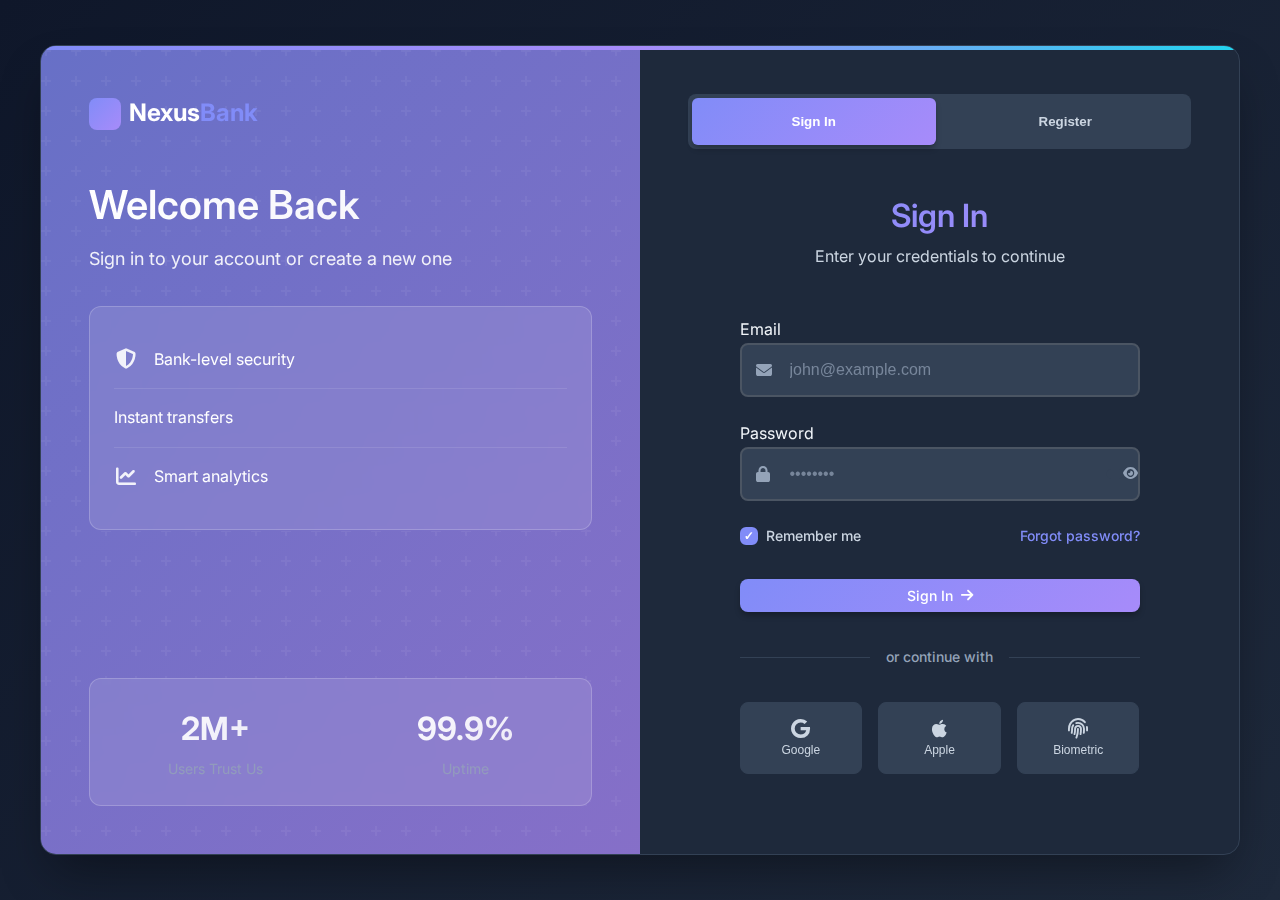
<file: FlowBank2026Part1-main/FlowBank2026Part1/accounts.html>
<!DOCTYPE html>
<html lang="en" class="dark-theme">
<head>
    <meta charset="UTF-8">
    <meta name="viewport" content="width=device-width, initial-scale=1.0">
    <title>Accounts | NexusBank</title>
    <link rel="stylesheet" href="css/style.css">
    <link rel="stylesheet" href="css/components.css">
    <link rel="stylesheet" href="https://cdnjs.cloudflare.com/ajax/libs/font-awesome/6.4.0/css/all.min.css">
    <link rel="preconnect" href="https://fonts.googleapis.com">
    <link rel="preconnect" href="https://fonts.gstatic.com" crossorigin>
    <link href="https://fonts.googleapis.com/css2?family=Inter:wght@300;400;500;600;700&display=swap" rel="stylesheet">
</head>
<body>
    <!-- Sidebar Overlay -->
    <div class="sidebar-overlay" id="sidebarOverlay"></div>

    <!-- App Container -->
    <div class="app-container">
        <!-- Sidebar -->
        <aside class="sidebar" id="sidebar">
            <div class="sidebar-header">
                <a href="index.html" class="brand">
                    <div class="brand-logo">
                        <i class="fas fa-bolt"></i>
                    </div>
                    <span class="brand-name">Nexus<span class="brand-accent">Bank</span></span>
                </a>
            </div>

            <div class="sidebar-user">
                <div class="user-avatar">JD</div>
                <div class="user-info">
                    <div class="user-name">John Doe</div>
                    <div class="user-email">john@example.com</div>
                </div>
                <button class="theme-toggle" id="sidebarThemeToggle">
                    <i class="fas fa-moon"></i>
                </button>
            </div>

            <nav class="sidebar-nav">
                <div class="nav-section">
                    <div class="nav-section-title">Main</div>
                    <a href="dashboard.html" class="nav-item">
                        <div class="nav-item-icon">
                            <i class="fas fa-tachometer-alt"></i>
                        </div>
                        <span>Dashboard</span>
                    </a>
                    <a href="accounts.html" class="nav-item active">
                        <div class="nav-item-icon">
                            <i class="fas fa-wallet"></i>
                        </div>
                        <span>Accounts</span>
                    </a>
                    <a href="transfer.html" class="nav-item">
                        <div class="nav-item-icon">
                            <i class="fas fa-exchange-alt"></i>
                        </div>
                        <span>Transfers</span>
                    </a>
                    <a href="transactions.html" class="nav-item">
                        <div class="nav-item-icon">
                            <i class="fas fa-history"></i>
                        </div>
                        <span>Transactions</span>
                    </a>
                </div>

                <div class="nav-section">
                    <div class="nav-section-title">Financial</div>
                    <a href="investments.html" class="nav-item">
                        <div class="nav-item-icon">
                            <i class="fas fa-chart-line"></i>
                        </div>
                        <span>Investments</span>
                    </a>
                    <a href="cards.html" class="nav-item">
                        <div class="nav-item-icon">
                            <i class="fas fa-credit-card"></i>
                        </div>
                        <span>Cards</span>
                    </a>
                    <a href="#" class="nav-item">
                        <div class="nav-item-icon">
                            <i class="fas fa-piggy-bank"></i>
                        </div>
                        <span>Savings Goals</span>
                    </a>
                </div>
            </nav>

            <div class="sidebar-footer">
                <a href="index.html" class="btn btn-ghost btn-block">
                    <i class="fas fa-sign-out-alt"></i>
                    <span>Sign Out</span>
                </a>
            </div>
        </aside>

        <!-- Main Content -->
        <main class="main-content">
            <!-- Header -->
            <header class="main-header">
                <button class="mobile-menu-btn" id="mobileMenuBtn">
                    <i class="fas fa-bars"></i>
                </button>
                
                <div class="header-title">
                    <h1>Accounts</h1>
                    <p>Manage your accounts and view balances</p>
                </div>

                <div class="header-actions">
                    <div class="search-box">
                        <i class="fas fa-search search-icon"></i>
                        <input type="text" placeholder="Search accounts...">
                    </div>
                    
                    <button class="btn btn-primary" id="newAccountBtn">
                        <i class="fas fa-plus"></i>
                        <span>New Account</span>
                    </button>
                </div>
            </header>

            <!-- Total Balance -->
            <section class="balance-overview">
                <div class="card">
                    <div class="card-header">
                        <div>
                            <div class="card-title">Total Balance</div>
                            <div class="card-subtitle">Across all accounts</div>
                        </div>
                        <div class="balance-trend positive">
                            <i class="fas fa-arrow-up"></i>
                            <span>+12.5% this month</span>
                        </div>
                    </div>
                    <div class="total-balance">$42,589.75</div>
                    <div class="balance-breakdown">
                        <div class="breakdown-item">
                            <span class="breakdown-label">Checking</span>
                            <span class="breakdown-value">$18,245.75</span>
                        </div>
                        <div class="breakdown-item">
                            <span class="breakdown-label">Savings</span>
                            <span class="breakdown-value">$24,344.00</span>
                        </div>
                    </div>
                </div>
            </section>

            <!-- Accounts Summary -->
            <section class="accounts-summary">
                <!-- Primary Checking Account -->
                <div class="summary-card primary">
                    <div class="summary-header">
                        <div class="account-type">
                            <div class="account-icon-large">
                                <i class="fas fa-university"></i>
                            </div>
                            <div class="account-meta">
                                <h3>Primary Checking</h3>
                                <p>•••• 4589 • Last updated: Today</p>
                            </div>
                        </div>
                        <div class="account-actions">
                            <button class="btn btn-ghost btn-sm">
                                <i class="fas fa-ellipsis-h"></i>
                            </button>
                        </div>
                    </div>
                    
                    <div class="account-balance-large">$18,245.75</div>
                    <div class="account-change positive">
                        <i class="fas fa-arrow-up"></i>
                        <span>+$1,245.50 this month</span>
                    </div>
                    
                    <div class="account-details">
                        <div class="detail-row">
                            <span class="detail-label">Available Balance</span>
                            <span class="detail-value">$18,245.75</span>
                        </div>
                        <div class="detail-row">
                            <span class="detail-label">Interest Rate</span>
                            <span class="detail-value">0.5% APY</span>
                        </div>
                        <div class="detail-row">
                            <span class="detail-label">Monthly Transactions</span>
                            <span class="detail-value">42</span>
                        </div>
                    </div>
                    
                    <div class="account-actions">
                        <a href="transfer.html" class="btn btn-primary">
                            <i class="fas fa-paper-plane"></i>
                            <span>Transfer</span>
                        </a>
                        <button class="btn btn-secondary">
                            <i class="fas fa-chart-line"></i>
                            <span>Details</span>
                        </button>
                    </div>
                </div>

                <!-- Savings Account -->
                <div class="summary-card">
                    <div class="summary-header">
                        <div class="account-type">
                            <div class="account-icon-large">
                                <i class="fas fa-piggy-bank"></i>
                            </div>
                            <div class="account-meta">
                                <h3>High-Yield Savings</h3>
                                <p>•••• 7892 • Last updated: Today</p>
                            </div>
                        </div>
                        <div class="account-actions">
                            <button class="btn btn-ghost btn-sm">
                                <i class="fas fa-ellipsis-h"></i>
                            </button>
                        </div>
                    </div>
                    
                    <div class="account-balance-large">$24,344.00</div>
                    <div class="account-change positive">
                        <i class="fas fa-arrow-up"></i>
                        <span>+$2,344.00 this month</span>
                    </div>
                    
                    <div class="account-details">
                        <div class="detail-row">
                            <span class="detail-label">Available Balance</span>
                            <span class="detail-value">$24,344.00</span>
                        </div>
                        <div class="detail-row">
                            <span class="detail-label">Interest Rate</span>
                            <span class="detail-value">4.25% APY</span>
                        </div>
                        <div class="detail-row">
                            <span class="detail-label">Monthly Growth</span>
                            <span class="detail-value">+$86.45</span>
                        </div>
                    </div>
                    
                    <div class="account-actions">
                        <button class="btn btn-primary">
                            <i class="fas fa-plus"></i>
                            <span>Deposit</span>
                        </button>
                        <button class="btn btn-secondary">
                            <i class="fas fa-chart-line"></i>
                            <span>Details</span>
                        </button>
                    </div>
                </div>
            </section>

            <!-- Investment Account -->
            <section class="card">
                <div class="card-header">
                    <div>
                        <div class="card-title">Investment Account</div>
                        <div class="card-subtitle">Stocks & ETFs portfolio</div>
                    </div>
                    <a href="investments.html" class="btn btn-ghost btn-sm">
                        <span>View Details</span>
                        <i class="fas fa-arrow-right"></i>
                    </a>
                </div>
                
                <div class="account-item">
                    <div class="account-icon">
                        <i class="fas fa-chart-line"></i>
                    </div>
                    <div class="account-info">
                        <div class="account-name">Investment Portfolio</div>
                        <div class="account-number">Brokerage • •••• 3456</div>
                    </div>
                    <div class="account-balance">$58,421.30</div>
                    <div class="account-change positive">+12.8%</div>
                </div>
            </section>

            <!-- Recent Account Activity -->
            <section class="recent-transactions">
                <div class="transactions-header">
                    <h2>Recent Account Activity</h2>
                    <a href="transactions.html" class="btn btn-ghost btn-sm">
                        <span>View All</span>
                        <i class="fas fa-arrow-right"></i>
                    </a>
                </div>

                <div class="transaction-list">
                    <div class="transaction-item">
                        <div class="transaction-icon">
                            <i class="fas fa-arrow-down"></i>
                        </div>
                        <div class="transaction-info">
                            <div class="transaction-title">Salary Deposit</div>
                            <div class="transaction-subtitle">Today • Checking • ACME Corp</div>
                        </div>
                        <div class="transaction-amount positive">+$4,500.00</div>
                    </div>

                    <div class="transaction-item">
                        <div class="transaction-icon">
                            <i class="fas fa-exchange-alt"></i>
                        </div>
                        <div class="transaction-info">
                            <div class="transaction-title">Transfer to Savings</div>
                            <div class="transaction-subtitle">Yesterday • Internal Transfer</div>
                        </div>
                        <div class="transaction-amount negative">-$1,000.00</div>
                    </div>

                    <div class="transaction-item">
                        <div class="transaction-icon">
                            <i class="fas fa-arrow-up"></i>
                        </div>
                        <div class="transaction-info">
                            <div class="transaction-title">Credit Card Payment</div>
                            <div class="transaction-subtitle">Oct 12 • Checking to Visa</div>
                        </div>
                        <div class="transaction-amount negative">-$2,345.67</div>
                    </div>
                </div>
            </section>
        </main>
    </div>

    <!-- New Account Modal -->
    <div class="modal" id="newAccountModal">
        <div class="modal-content">
            <div class="modal-header">
                <h2 class="modal-title">Open New Account</h2>
                <button class="modal-close" id="closeModal">
                    <i class="fas fa-times"></i>
                </button>
            </div>
            
            <form id="accountForm">
                <div class="form-group">
                    <label class="form-label">Account Type</label>
                    <div class="account-type-options">
                        <label class="account-option">
                            <input type="radio" name="accountType" value="checking" checked>
                            <div class="option-content">
                                <i class="fas fa-university"></i>
                                <span>Checking Account</span>
                                <small>Daily transactions, debit card</small>
                            </div>
                        </label>
                        <label class="account-option">
                            <input type="radio" name="accountType" value="savings">
                            <div class="option-content">
                                <i class="fas fa-piggy-bank"></i>
                                <span>Savings Account</span>
                                <small>High interest, savings goals</small>
                            </div>
                        </label>
                        <label class="account-option">
                            <input type="radio" name="accountType" value="investment">
                            <div class="option-content">
                                <i class="fas fa-chart-line"></i>
                                <span>Investment Account</span>
                                <small>Stocks, ETFs, mutual funds</small>
                            </div>
                        </label>
                    </div>
                </div>

                <div class="form-group">
                    <label class="form-label" for="accountName">Account Name</label>
                    <input type="text" class="form-control" id="accountName" placeholder="e.g., Emergency Fund" required>
                </div>

                <div class="form-group">
                    <label class="form-label" for="initialDeposit">Initial Deposit</label>
                    <div style="position: relative;">
                        <span style="position: absolute; left: 12px; top: 50%; transform: translateY(-50%);">$</span>
                        <input type="number" class="form-control" id="initialDeposit" placeholder="0.00" min="0" step="0.01" style="padding-left: 30px;">
                    </div>
                    <small class="form-hint">Minimum $25 for checking, $100 for savings</small>
                </div>

                <div class="form-group">
                    <label class="checkbox">
                        <input type="checkbox" required>
                        <span class="checkbox-label">I agree to the terms and conditions</span>
                    </label>
                </div>

                <button type="submit" class="btn btn-primary btn-block">
                    <span>Open Account</span>
                    <i class="fas fa-arrow-right"></i>
                </button>
            </form>
        </div>
    </div>

    <script src="js/app.js"></script>
    <script>
        document.addEventListener('DOMContentLoaded', function() {
            // Mobile menu
            const mobileMenuBtn = document.getElementById('mobileMenuBtn');
            const sidebar = document.getElementById('sidebar');
            const sidebarOverlay = document.getElementById('sidebarOverlay');
            
            mobileMenuBtn.addEventListener('click', () => {
                sidebar.classList.add('active');
                sidebarOverlay.classList.add('active');
            });
            
            sidebarOverlay.addEventListener('click', () => {
                sidebar.classList.remove('active');
                sidebarOverlay.classList.remove('active');
            });
            
            // Theme toggle
            const themeToggle = document.getElementById('sidebarThemeToggle');
            themeToggle.addEventListener('click', () => {
                document.body.classList.toggle('dark-theme');
                const icon = themeToggle.querySelector('i');
                if (document.body.classList.contains('dark-theme')) {
                    icon.classList.remove('fa-moon');
                    icon.classList.add('fa-sun');
                } else {
                    icon.classList.remove('fa-sun');
                    icon.classList.add('fa-moon');
                }
                localStorage.setItem('theme', document.body.classList.contains('dark-theme') ? 'dark' : 'light');
            });
            
            // Check saved theme
            const savedTheme = localStorage.getItem('theme');
            if (savedTheme === 'dark') {
                document.body.classList.add('dark-theme');
                const icon = themeToggle.querySelector('i');
                icon.classList.remove('fa-moon');
                icon.classList.add('fa-sun');
            }
            
            // New account modal
            const newAccountBtn = document.getElementById('newAccountBtn');
            const newAccountModal = document.getElementById('newAccountModal');
            const closeModal = document.getElementById('closeModal');
            
            newAccountBtn.addEventListener('click', () => {
                newAccountModal.classList.add('active');
            });
            
            closeModal.addEventListener('click', () => {
                newAccountModal.classList.remove('active');
            });
            
            newAccountModal.addEventListener('click', (e) => {
                if (e.target === newAccountModal) {
                    newAccountModal.classList.remove('active');
                }
            });
            
            // Account form submission
            const accountForm = document.getElementById('accountForm');
            accountForm.addEventListener('submit', (e) => {
                e.preventDefault();
                
                const accountType = document.querySelector('input[name="accountType"]:checked').value;
                const accountName = document.getElementById('accountName').value;
                const initialDeposit = document.getElementById('initialDeposit').value;
                
                if (!accountName) {
                    alert('Please enter an account name');
                    return;
                }
                
                // Simulate account creation
                console.log('Creating new account:', {
                    type: accountType,
                    name: accountName,
                    deposit: initialDeposit
                });
                
                // Show success message
                alert(`Successfully created ${accountName} account!`);
                
                // Close modal and reset form
                newAccountModal.classList.remove('active');
                accountForm.reset();
            });
        });
    </script>
    
    <style>
        .balance-overview {
            margin-bottom: var(--space-xl);
        }
        
        .total-balance {
            font-size: 3rem;
            font-weight: 700;
            margin: var(--space-lg) 0;
        }
        
        .balance-trend {
            display: flex;
            align-items: center;
            gap: var(--space-xs);
            font-weight: 500;
        }
        
        .balance-trend.positive {
            color: var(--success);
        }
        
        .balance-breakdown {
            display: flex;
            gap: var(--space-xl);
            margin-top: var(--space-lg);
            padding-top: var(--space-lg);
            border-top: 1px solid var(--border-light);
        }
        
        .breakdown-item {
            display: flex;
            flex-direction: column;
            gap: var(--space-xs);
        }
        
        .breakdown-label {
            font-size: 0.875rem;
            color: var(--text-secondary);
        }
        
        .breakdown-value {
            font-weight: 600;
        }
        
        .account-type-options {
            display: grid;
            grid-template-columns: repeat(auto-fit, minmax(150px, 1fr));
            gap: var(--space-md);
        }
        
        .account-option {
            cursor: pointer;
        }
        
        .account-option input {
            display: none;
        }
        
        .account-option input:checked + .option-content {
            border-color: var(--primary);
            background: rgba(99, 102, 241, 0.05);
        }
        
        .option-content {
            background: var(--surface);
            border: 2px solid var(--border-light);
            border-radius: var(--radius-md);
            padding: var(--space-lg);
            text-align: center;
            transition: all var(--transition-fast);
        }
        
        .option-content:hover {
            border-color: var(--primary);
        }
        
        .option-content i {
            font-size: 2rem;
            color: var(--primary);
            margin-bottom: var(--space-md);
            display: block;
        }
        
        .option-content span {
            display: block;
            font-weight: 500;
            margin-bottom: var(--space-xs);
        }
        
        .option-content small {
            font-size: 0.75rem;
            color: var(--text-tertiary);
        }
        
        .form-hint {
            display: block;
            margin-top: var(--space-xs);
            font-size: 0.75rem;
            color: var(--text-tertiary);
        }
    </style>
</body>
</html>
</file>
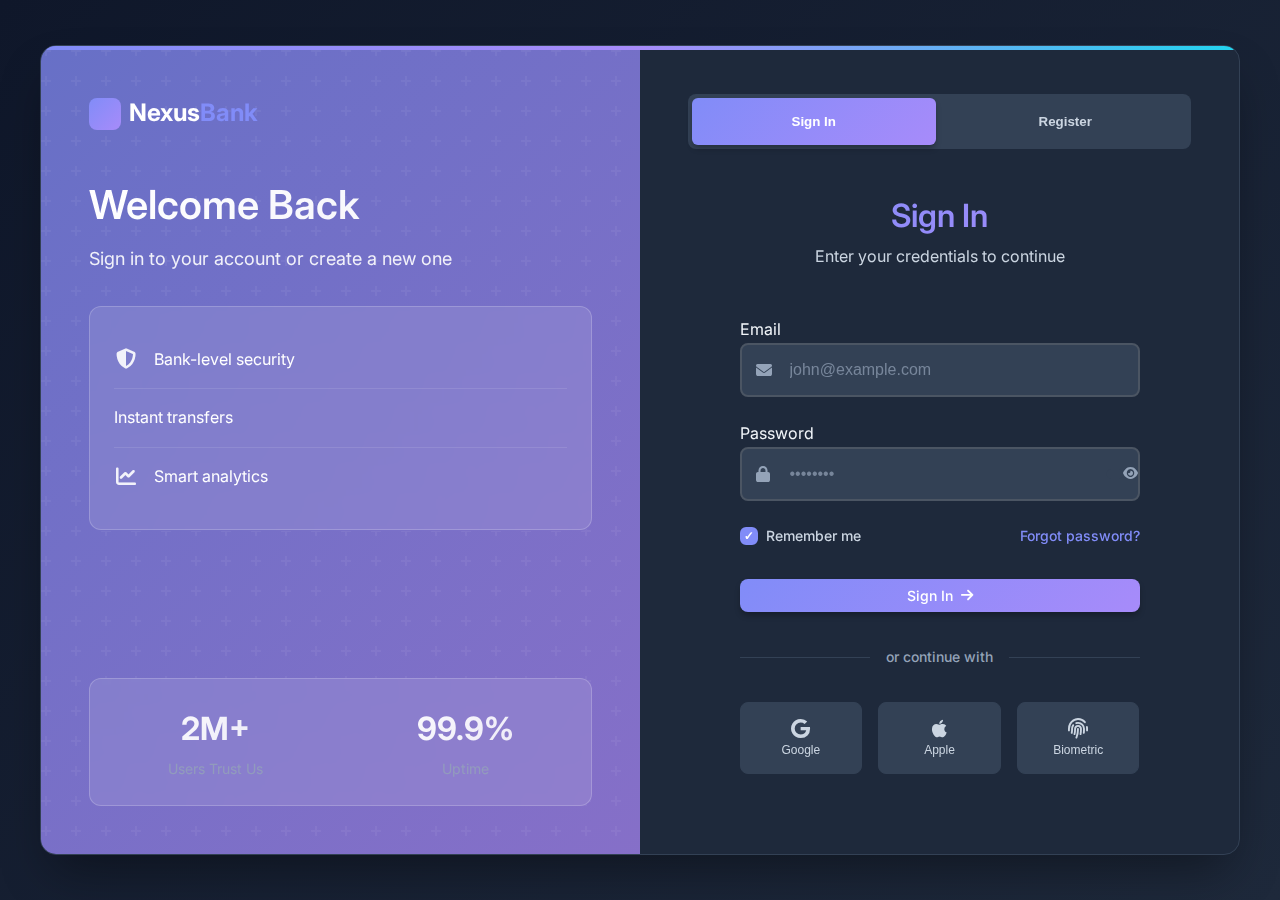
<file: FlowBank2026Part1-main/FlowBank2026Part1/dashboard.html>
<!DOCTYPE html>
<html lang="en" class="dark-theme">
<head>
    <meta charset="UTF-8">
    <meta name="viewport" content="width=device-width, initial-scale=1.0">
    <title>Dashboard | NexusBank</title>
    <link rel="stylesheet" href="css/style.css">
    <link rel="stylesheet" href="css/components.css">
    <link rel="stylesheet" href="https://cdnjs.cloudflare.com/ajax/libs/font-awesome/6.4.0/css/all.min.css">
    <link rel="preconnect" href="https://fonts.googleapis.com">
    <link rel="preconnect" href="https://fonts.gstatic.com" crossorigin>
    <link href="https://fonts.googleapis.com/css2?family=Inter:wght@300;400;500;600;700&display=swap" rel="stylesheet">
</head>
<body>
    <!-- Sidebar Overlay for Mobile -->
    <div class="sidebar-overlay" id="sidebarOverlay"></div>

    <!-- App Container -->
    <div class="app-container">
        <!-- Sidebar -->
        <aside class="sidebar" id="sidebar">
            <div class="sidebar-header">
                <a href="index.html" class="brand">
                    <div class="brand-logo">
                        <i class="fas fa-bolt"></i>
                    </div>
                    <span class="brand-name">Nexus<span class="brand-accent">Bank</span></span>
                </a>
            </div>

            <!-- User Info - Dynamic from auth -->
            <div class="sidebar-user">
                <div class="user-avatar" id="userAvatar">JD</div>
                <div class="user-info">
                    <div class="user-name" id="userName">Loading...</div>
                    <div class="user-email" id="userEmail">Loading...</div>
                </div>
                <button class="theme-toggle" id="sidebarThemeToggle">
                    <i class="fas fa-moon"></i>
                </button>
            </div>

            <!-- Navigation -->
            <nav class="sidebar-nav">
                <div class="nav-section">
                    <div class="nav-section-title">Main</div>
                    <a href="dashboard.html" class="nav-item active">
                        <div class="nav-item-icon">
                            <i class="fas fa-tachometer-alt"></i>
                        </div>
                        <span>Dashboard</span>
                    </a>
                    <a href="accounts.html" class="nav-item">
                        <div class="nav-item-icon">
                            <i class="fas fa-wallet"></i>
                        </div>
                        <span>Accounts</span>
                    </a>
                    <a href="transfer.html" class="nav-item">
                        <div class="nav-item-icon">
                            <i class="fas fa-exchange-alt"></i>
                        </div>
                        <span>Transfers</span>
                        <span class="nav-item-badge">3</span>
                    </a>
                    <a href="transactions.html" class="nav-item">
                        <div class="nav-item-icon">
                            <i class="fas fa-history"></i>
                        </div>
                        <span>Transactions</span>
                    </a>
                </div>

                <div class="nav-section">
                    <div class="nav-section-title">Financial</div>
                    <a href="#" class="nav-item">
                        <div class="nav-item-icon">
                            <i class="fas fa-chart-line"></i>
                        </div>
                        <span>Investments</span>
                    </a>
                    <a href="#" class="nav-item">
                        <div class="nav-item-icon">
                            <i class="fas fa-credit-card"></i>
                        </div>
                        <span>Cards</span>
                    </a>
                    <a href="#" class="nav-item">
                        <div class="nav-item-icon">
                            <i class="fas fa-piggy-bank"></i>
                        </div>
                        <span>Savings Goals</span>
                    </a>
                </div>

                <div class="nav-section">
                    <div class="nav-section-title">Settings</div>
                    <a href="profile.html" class="nav-item">
                        <div class="nav-item-icon">
                            <i class="fas fa-user"></i>
                        </div>
                        <span>Profile</span>
                    </a>
                    <a href="#" class="nav-item">
                        <div class="nav-item-icon">
                            <i class="fas fa-shield-alt"></i>
                        </div>
                        <span>Security</span>
                    </a>
                    <a href="#" class="nav-item">
                        <div class="nav-item-icon">
                            <i class="fas fa-cog"></i>
                        </div>
                        <span>Settings</span>
                    </a>
                </div>
            </nav>

            <!-- Sidebar Footer with Logout Button -->
            <div class="sidebar-footer">
                <button id="logoutBtn" class="btn btn-ghost btn-block" style="justify-content: center;">
                    <i class="fas fa-sign-out-alt"></i>
                    <span>Sign Out</span>
                </button>
            </div>
        </aside>

        <!-- Main Content -->
        <main class="main-content">
            <!-- Header -->
            <header class="main-header">
                <button class="mobile-menu-btn" id="mobileMenuBtn">
                    <i class="fas fa-bars"></i>
                </button>
                
                <div class="header-title">
                    <h1>Dashboard</h1>
                    <p id="welcomeMessage">Welcome back! Here's your financial overview.</p>
                </div>

                <div class="header-actions">
                    <div class="search-box">
                        <i class="fas fa-search search-icon"></i>
                        <input type="text" placeholder="Search transactions, accounts...">
                    </div>
                    
                    <button class="btn btn-secondary" id="notificationBtn">
                        <i class="fas fa-bell"></i>
                        <span class="notification-badge">3</span>
                    </button>
                    
                    <button class="btn btn-primary" id="quickTransferBtn">
                        <i class="fas fa-plus"></i>
                        <span>Quick Transfer</span>
                    </button>
                </div>
            </header>

            <!-- Stats Overview - Dynamic -->
            <section class="stats-grid">
                <div class="stat-card">
                    <div class="stat-card-header">
                        <div class="stat-card-title">Total Balance</div>
                        <div class="stat-card-icon">
                            <i class="fas fa-dollar-sign"></i>
                        </div>
                    </div>
                    <div class="stat-card-value" id="totalBalance">$42,589.75</div>
                    <div class="stat-card-change positive" id="balanceChange">
                        <i class="fas fa-arrow-up"></i>
                        <span>+12.5% this month</span>
                    </div>
                </div>

                <div class="stat-card">
                    <div class="stat-card-header">
                        <div class="stat-card-title">Income</div>
                        <div class="stat-card-icon">
                            <i class="fas fa-arrow-down"></i>
                        </div>
                    </div>
                    <div class="stat-card-value" id="incomeAmount">$8,450.00</div>
                    <div class="stat-card-change positive">
                        <i class="fas fa-arrow-up"></i>
                        <span>+5.2% from last month</span>
                    </div>
                </div>

                <div class="stat-card">
                    <div class="stat-card-header">
                        <div class="stat-card-title">Expenses</div>
                        <div class="stat-card-icon">
                            <i class="fas fa-arrow-up"></i>
                        </div>
                    </div>
                    <div class="stat-card-value" id="expensesAmount">$3,245.50</div>
                    <div class="stat-card-change negative">
                        <i class="fas fa-arrow-down"></i>
                        <span>-2.1% from last month</span>
                    </div>
                </div>

                <div class="stat-card">
                    <div class="stat-card-header">
                        <div class="stat-card-title">Savings Rate</div>
                        <div class="stat-card-icon">
                            <i class="fas fa-percentage"></i>
                        </div>
                    </div>
                    <div class="stat-card-value" id="savingsRate">28%</div>
                    <div class="stat-card-change positive">
                        <i class="fas fa-arrow-up"></i>
                        <span>On track for goal</span>
                    </div>
                </div>
            </section>

            <!-- Main Dashboard Grid -->
            <div class="dashboard-grid">
                <!-- Left Column - Main Content -->
                <div class="dashboard-main">
                    <!-- Quick Actions -->
                    <section class="quick-actions">
                        <div class="section-title">
                            <h2>Quick Actions</h2>
                            <a href="#" class="btn btn-ghost btn-sm">
                                <span>View All</span>
                                <i class="fas fa-arrow-right"></i>
                            </a>
                        </div>

                        <div class="actions-grid">
                            <a href="transfer.html" class="action-card">
                                <div class="action-card-icon">
                                    <i class="fas fa-paper-plane"></i>
                                </div>
                                <div class="action-card-title">Send Money</div>
                            </a>

                            <a href="#" class="action-card">
                                <div class="action-card-icon">
                                    <i class="fas fa-qrcode"></i>
                                </div>
                                <div class="action-card-title">Pay with QR</div>
                            </a>

                            <a href="#" class="action-card">
                                <div class="action-card-icon">
                                    <i class="fas fa-credit-card"></i>
                                </div>
                                <div class="action-card-title">Add Card</div>
                            </a>

                            <a href="#" class="action-card">
                                <div class="action-card-icon">
                                    <i class="fas fa-chart-pie"></i>
                                </div>
                                <div class="action-card-title">Budget Plan</div>
                            </a>

                            <a href="#" class="action-card">
                                <div class="action-card-icon">
                                    <i class="fas fa-file-invoice-dollar"></i>
                                </div>
                                <div class="action-card-title">Pay Bills</div>
                            </a>

                            <a href="#" class="action-card">
                                <div class="action-card-icon">
                                    <i class="fas fa-piggy-bank"></i>
                                </div>
                                <div class="action-card-title">Add to Savings</div>
                            </a>
                        </div>
                    </section>

                    <!-- Recent Transactions -->
                    <section class="recent-transactions">
                        <div class="transactions-header">
                            <h2>Recent Transactions</h2>
                            <a href="transactions.html" class="btn btn-ghost btn-sm">
                                <span>View All</span>
                                <i class="fas fa-arrow-right"></i>
                            </a>
                        </div>

                        <div class="transaction-list" id="transactionList">
                            <!-- Transactions will be dynamically loaded by app.js -->
                            <div class="transaction-item">
                                <div class="transaction-icon">
                                    <i class="fas fa-shopping-bag"></i>
                                </div>
                                <div class="transaction-info">
                                    <div class="transaction-title">Amazon Purchase</div>
                                    <div class="transaction-subtitle">Today • 2:45 PM • Online Shopping</div>
                                </div>
                                <div class="transaction-amount negative">-$89.99</div>
                            </div>

                            <div class="transaction-item">
                                <div class="transaction-icon">
                                    <i class="fas fa-arrow-down"></i>
                                </div>
                                <div class="transaction-info">
                                    <div class="transaction-title">Salary Deposit</div>
                                    <div class="transaction-subtitle">Yesterday • 9:00 AM • ACME Corp</div>
                                </div>
                                <div class="transaction-amount positive">+$4,500.00</div>
                            </div>

                            <div class="transaction-item">
                                <div class="transaction-icon">
                                    <i class="fas fa-coffee"></i>
                                </div>
                                <div class="transaction-info">
                                    <div class="transaction-title">Starbucks</div>
                                    <div class="transaction-subtitle">Oct 12 • 8:30 AM • Food & Drinks</div>
                                </div>
                                <div class="transaction-amount negative">-$5.75</div>
                            </div>

                            <div class="transaction-item">
                                <div class="transaction-icon">
                                    <i class="fas fa-film"></i>
                                </div>
                                <div class="transaction-info">
                                    <div class="transaction-title">Netflix Subscription</div>
                                    <div class="transaction-subtitle">Oct 10 • Monthly Subscription</div>
                                </div>
                                <div class="transaction-amount negative">-$15.99</div>
                            </div>

                            <div class="transaction-item">
                                <div class="transaction-icon">
                                    <i class="fas fa-wifi"></i>
                                </div>
                                <div class="transaction-info">
                                    <div class="transaction-title">Internet Bill</div>
                                    <div class="transaction-subtitle">Oct 8 • Monthly Bill</div>
                                </div>
                                <div class="transaction-amount negative">-$79.99</div>
                            </div>
                        </div>
                    </section>
                </div>

                <!-- Right Column - Sidebar -->
                <div class="dashboard-sidebar">
                    <!-- Accounts Overview -->
                    <section class="card">
                        <div class="card-header">
                            <div>
                                <div class="card-title">Your Accounts</div>
                                <div class="card-subtitle" id="accountCount">2 active accounts</div>
                            </div>
                            <a href="accounts.html" class="btn btn-ghost btn-sm">
                                <i class="fas fa-plus"></i>
                            </a>
                        </div>

                        <div class="account-list" id="accountList">
                            <div class="account-item">
                                <div class="account-icon">
                                    <i class="fas fa-university"></i>
                                </div>
                                <div class="account-info">
                                    <div class="account-name">Primary Checking</div>
                                    <div class="account-number">•••• 4589</div>
                                </div>
                                <div class="account-balance">$18,245.75</div>
                            </div>

                            <div class="account-item">
                                <div class="account-icon">
                                    <i class="fas fa-piggy-bank"></i>
                                </div>
                                <div class="account-info">
                                    <div class="account-name">Savings Account</div>
                                    <div class="account-number">•••• 7892</div>
                                </div>
                                <div class="account-balance">$24,344.00</div>
                            </div>
                        </div>

                        <!-- Spending Categories -->
                        <div style="margin-top: var(--space-xl);">
                            <div class="card-subtitle" style="margin-bottom: var(--space-md);">Spending This Month</div>
                            <div class="category-list">
                                <div class="category-item">
                                    <div class="category-info">
                                        <div class="category-name">Shopping</div>
                                        <div class="category-percentage">32%</div>
                                    </div>
                                    <div class="category-bar">
                                        <div class="category-progress" style="width: 32%; background: var(--primary);"></div>
                                    </div>
                                </div>
                                <div class="category-item">
                                    <div class="category-info">
                                        <div class="category-name">Food & Dining</div>
                                        <div class="category-percentage">24%</div>
                                    </div>
                                    <div class="category-bar">
                                        <div class="category-progress" style="width: 24%; background: var(--secondary);"></div>
                                    </div>
                                </div>
                                <div class="category-item">
                                    <div class="category-info">
                                        <div class="category-name">Entertainment</div>
                                        <div class="category-percentage">18%</div>
                                    </div>
                                    <div class="category-bar">
                                        <div class="category-progress" style="width: 18%; background: var(--accent);"></div>
                                    </div>
                                </div>
                            </div>
                        </div>
                    </section>

                    <!-- Upcoming Bills -->
                    <section class="card">
                        <div class="card-header">
                            <div>
                                <div class="card-title">Upcoming Bills</div>
                                <div class="card-subtitle">Due in next 7 days</div>
                            </div>
                            <a href="#" class="btn btn-ghost btn-sm">
                                <i class="fas fa-plus"></i>
                            </a>
                        </div>

                        <div class="upcoming-list">
                            <div class="upcoming-item">
                                <div class="upcoming-icon">
                                    <i class="fas fa-wifi"></i>
                                </div>
                                <div class="upcoming-info">
                                    <div class="upcoming-title">Internet Bill</div>
                                    <div class="upcoming-date">Due Tomorrow</div>
                                </div>
                                <div class="upcoming-amount">$79.99</div>
                            </div>
                            <div class="upcoming-item">
                                <div class="upcoming-icon">
                                    <i class="fas fa-mobile-alt"></i>
                                </div>
                                <div class="upcoming-info">
                                    <div class="upcoming-title">Phone Bill</div>
                                    <div class="upcoming-date">Due in 3 days</div>
                                </div>
                                <div class="upcoming-amount">$45.50</div>
                            </div>
                            <div class="upcoming-item">
                                <div class="upcoming-icon">
                                    <i class="fas fa-bolt"></i>
                                </div>
                                <div class="upcoming-info">
                                    <div class="upcoming-title">Electricity</div>
                                    <div class="upcoming-date">Due in 5 days</div>
                                </div>
                                <div class="upcoming-amount">$120.75</div>
                            </div>
                        </div>
                    </section>
                </div>
            </div>
        </main>
    </div>

    <!-- Quick Transfer Modal -->
    <div class="modal" id="quickTransferModal">
        <div class="modal-content">
            <div class="modal-header">
                <h2 class="modal-title">Quick Transfer</h2>
                <button class="modal-close" id="closeModal">
                    <i class="fas fa-times"></i>
                </button>
            </div>
            <form id="transferForm">
                <div class="form-group">
                    <label class="form-label" for="transferTo">Transfer To</label>
                    <select class="form-select" id="transferTo" required>
                        <option value="">Select recipient</option>
                        <option value="john">John Smith • •••• 1234</option>
                        <option value="jane">Jane Doe • •••• 5678</option>
                        <option value="acme">ACME Corp • •••• 9012</option>
                    </select>
                </div>
                <div class="form-group">
                    <label class="form-label" for="transferAmount">Amount</label>
                    <div style="position: relative;">
                        <span style="position: absolute; left: 12px; top: 50%; transform: translateY(-50%); color: var(--text-tertiary);">$</span>
                        <input type="number" class="form-control" id="transferAmount" placeholder="0.00" step="0.01" min="1" style="padding-left: 30px;" required>
                    </div>
                </div>
                <div class="form-group">
                    <label class="form-label" for="transferNote">Note (Optional)</label>
                    <input type="text" class="form-control" id="transferNote" placeholder="Dinner, Rent, etc.">
                </div>
                <button type="submit" class="btn btn-primary btn-block">
                    <span>Send Money</span>
                    <i class="fas fa-paper-plane"></i>
                </button>
            </form>
        </div>
    </div>

    <!-- Toast Container -->
    <div class="toast-container" id="toastContainer"></div>

    <script src="js/app.js"></script>
    <script>
        // ============================================
        // DASHBOARD - DYNAMIC USER DATA & FUNCTIONALITY
        // ============================================
        document.addEventListener('DOMContentLoaded', function() {
            // ----- LOAD CURRENT USER -----
            function loadCurrentUser() {
                // Check both localStorage and sessionStorage
                const userData = JSON.parse(localStorage.getItem('nexusbank_current_user')) || 
                                JSON.parse(sessionStorage.getItem('nexusbank_current_user'));
                
                if (!userData) {
                    // No user logged in, redirect to login
                    window.location.href = 'login.html';
                    return;
                }
                
                // Update UI with user data
                document.getElementById('userName').textContent = userData.name || 'User';
                document.getElementById('userEmail').textContent = userData.email || '';
                document.getElementById('welcomeMessage').textContent = `Welcome back, ${userData.name.split(' ')[0]}! Here's your financial overview.`;
                
                // Generate avatar initials
                const initials = userData.name
                    .split(' ')
                    .map(n => n[0])
                    .join('')
                    .toUpperCase()
                    .substring(0, 2);
                document.getElementById('userAvatar').textContent = initials;
                
                return userData;
            }

            // ----- LOGOUT FUNCTIONALITY -----
            function initLogout() {
                const logoutBtn = document.getElementById('logoutBtn');
                if (logoutBtn) {
                    logoutBtn.addEventListener('click', function(e) {
                        e.preventDefault();
                        
                        // Clear all session data
                        localStorage.removeItem('nexusbank_current_user');
                        sessionStorage.removeItem('nexusbank_current_user');
                        
                        // Show logout toast
                        showToast('Logged out successfully', 'success');
                        
                        // Redirect to login after delay
                        setTimeout(() => {
                            window.location.href = 'login.html';
                        }, 1000);
                    });
                }
            }

            // ----- TOAST NOTIFICATION -----
            window.showToast = function(message, type = 'info') {
                const toastContainer = document.getElementById('toastContainer');
                const toast = document.createElement('div');
                toast.className = `toast ${type}`;
                toast.innerHTML = `
                    <i class="fas fa-${type === 'success' ? 'check-circle' : 'exclamation-circle'}"></i>
                    <span>${message}</span>
                `;
                
                toastContainer.appendChild(toast);
                
                setTimeout(() => {
                    toast.style.animation = 'slideIn 0.3s ease reverse forwards';
                    setTimeout(() => {
                        toast.remove();
                    }, 300);
                }, 3000);
            };

            // ----- MOBILE MENU -----
            function initMobileMenu() {
                const mobileMenuBtn = document.getElementById('mobileMenuBtn');
                const sidebar = document.getElementById('sidebar');
                const sidebarOverlay = document.getElementById('sidebarOverlay');
                
                if (mobileMenuBtn && sidebar && sidebarOverlay) {
                    mobileMenuBtn.addEventListener('click', () => {
                        sidebar.classList.add('active');
                        sidebarOverlay.classList.add('active');
                    });
                    
                    sidebarOverlay.addEventListener('click', () => {
                        sidebar.classList.remove('active');
                        sidebarOverlay.classList.remove('active');
                    });
                }
            }

            // ----- THEME TOGGLE -----
            function initThemeToggle() {
                const themeToggle = document.getElementById('sidebarThemeToggle');
                
                // Load saved theme
                const savedTheme = localStorage.getItem('theme');
                if (savedTheme === 'dark') {
                    document.body.classList.add('dark-theme');
                    if (themeToggle) {
                        const icon = themeToggle.querySelector('i');
                        icon.classList.remove('fa-moon');
                        icon.classList.add('fa-sun');
                    }
                }
                
                if (themeToggle) {
                    themeToggle.addEventListener('click', () => {
                        document.body.classList.toggle('dark-theme');
                        const icon = themeToggle.querySelector('i');
                        if (document.body.classList.contains('dark-theme')) {
                            icon.classList.remove('fa-moon');
                            icon.classList.add('fa-sun');
                            localStorage.setItem('theme', 'dark');
                        } else {
                            icon.classList.remove('fa-sun');
                            icon.classList.add('fa-moon');
                            localStorage.setItem('theme', 'light');
                        }
                    });
                }
            }

            // ----- QUICK TRANSFER MODAL -----
            function initQuickTransfer() {
                const quickTransferBtn = document.getElementById('quickTransferBtn');
                const quickTransferModal = document.getElementById('quickTransferModal');
                const closeModal = document.getElementById('closeModal');
                const transferForm = document.getElementById('transferForm');
                
                if (quickTransferBtn && quickTransferModal) {
                    quickTransferBtn.addEventListener('click', () => {
                        quickTransferModal.classList.add('active');
                    });
                }
                
                if (closeModal && quickTransferModal) {
                    closeModal.addEventListener('click', () => {
                        quickTransferModal.classList.remove('active');
                    });
                }
                
                if (quickTransferModal) {
                    quickTransferModal.addEventListener('click', (e) => {
                        if (e.target === quickTransferModal) {
                            quickTransferModal.classList.remove('active');
                        }
                    });
                }
                
                if (transferForm) {
                    transferForm.addEventListener('submit', (e) => {
                        e.preventDefault();
                        
                        const amount = document.getElementById('transferAmount').value;
                        const to = document.getElementById('transferTo').value;
                        
                        if (!to) {
                            showToast('Please select a recipient', 'error');
                            return;
                        }
                        
                        if (!amount || parseFloat(amount) <= 0) {
                            showToast('Please enter a valid amount', 'error');
                            return;
                        }
                        
                        showToast(`Successfully sent $${amount}`, 'success');
                        
                        quickTransferModal.classList.remove('active');
                        transferForm.reset();
                        
                        // Update balance (simulated)
                        const balanceEl = document.getElementById('totalBalance');
                        if (balanceEl) {
                            const currentBalance = parseFloat(balanceEl.textContent.replace('$', '').replace(',', ''));
                            const newBalance = currentBalance - parseFloat(amount);
                            balanceEl.textContent = `$${newBalance.toFixed(2)}`;
                        }
                    });
                }
            }

            // ----- SIMULATED LIVE DATA UPDATES -----
            function initLiveUpdates() {
                function updateLiveData() {
                    const balanceEl = document.getElementById('totalBalance');
                    if (balanceEl) {
                        const balance = parseFloat(balanceEl.textContent.replace('$', '').replace(',', ''));
                        const randomChange = (Math.random() * 0.02 - 0.01);
                        const newBalance = balance * (1 + randomChange);
                        balanceEl.textContent = `$${newBalance.toFixed(2)}`;
                        
                        const changeEl = document.getElementById('balanceChange');
                        if (changeEl) {
                            const percent = (randomChange * 100).toFixed(2);
                            if (randomChange > 0) {
                                changeEl.className = 'stat-card-change positive';
                                changeEl.innerHTML = `<i class="fas fa-arrow-up"></i><span>+${percent}%</span>`;
                            } else {
                                changeEl.className = 'stat-card-change negative';
                                changeEl.innerHTML = `<i class="fas fa-arrow-down"></i><span>${percent}%</span>`;
                            }
                        }
                    }
                }
                
                // Update every 30 seconds
                setInterval(updateLiveData, 30000);
            }

            // ----- INITIALIZE ALL -----
            const user = loadCurrentUser();
            if (user) {
                initLogout();
                initMobileMenu();
                initThemeToggle();
                initQuickTransfer();
                initLiveUpdates();
            }
        });
    </script>
    
    <style>
        .upcoming-list {
            display: flex;
            flex-direction: column;
            gap: var(--space-md);
        }
        
        .upcoming-item {
            display: flex;
            align-items: center;
            padding: var(--space-md);
            background: var(--surface-elevated);
            border-radius: var(--radius-md);
            transition: all var(--transition-fast);
        }
        
        .upcoming-item:hover {
            background: var(--surface-hover);
            transform: translateX(4px);
        }
        
        .upcoming-icon {
            width: 40px;
            height: 40px;
            background: var(--surface-hover);
            border-radius: var(--radius-md);
            display: flex;
            align-items: center;
            justify-content: center;
            margin-right: var(--space-md);
            color: var(--primary);
        }
        
        .upcoming-info {
            flex: 1;
        }
        
        .upcoming-title {
            font-weight: 500;
            margin-bottom: 2px;
        }
        
        .upcoming-date {
            font-size: 0.875rem;
            color: var(--text-tertiary);
        }
        
        .upcoming-amount {
            font-weight: 600;
        }
        
        .notification-badge {
            position: absolute;
            top: -8px;
            right: -8px;
            background: var(--error);
            color: white;
            font-size: 0.75rem;
            padding: 2px 6px;
            border-radius: var(--radius-full);
        }
        
        #logoutBtn {
            color: var(--error);
            transition: all var(--transition-fast);
        }
        
        #logoutBtn:hover {
            background: rgba(239, 68, 68, 0.1);
            border-color: var(--error);
        }
        
        .toast {
            position: relative;
            padding: var(--space-md) var(--space-lg);
            background: var(--surface);
            border-radius: var(--radius-md);
            box-shadow: var(--shadow-lg);
            display: flex;
            align-items: center;
            gap: var(--space-md);
            margin-bottom: var(--space-sm);
            animation: slideIn 0.3s ease;
            border-left: 4px solid;
        }
        
        .toast.success {
            border-left-color: var(--success);
        }
        
        .toast.error {
            border-left-color: var(--error);
        }
        
        .toast.info {
            border-left-color: var(--info);
        }
        
        @keyframes slideIn {
            from {
                transform: translateX(100%);
                opacity: 0;
            }
            to {
                transform: translateX(0);
                opacity: 1;
            }
        }
    </style>
</body>
</html>
</file>
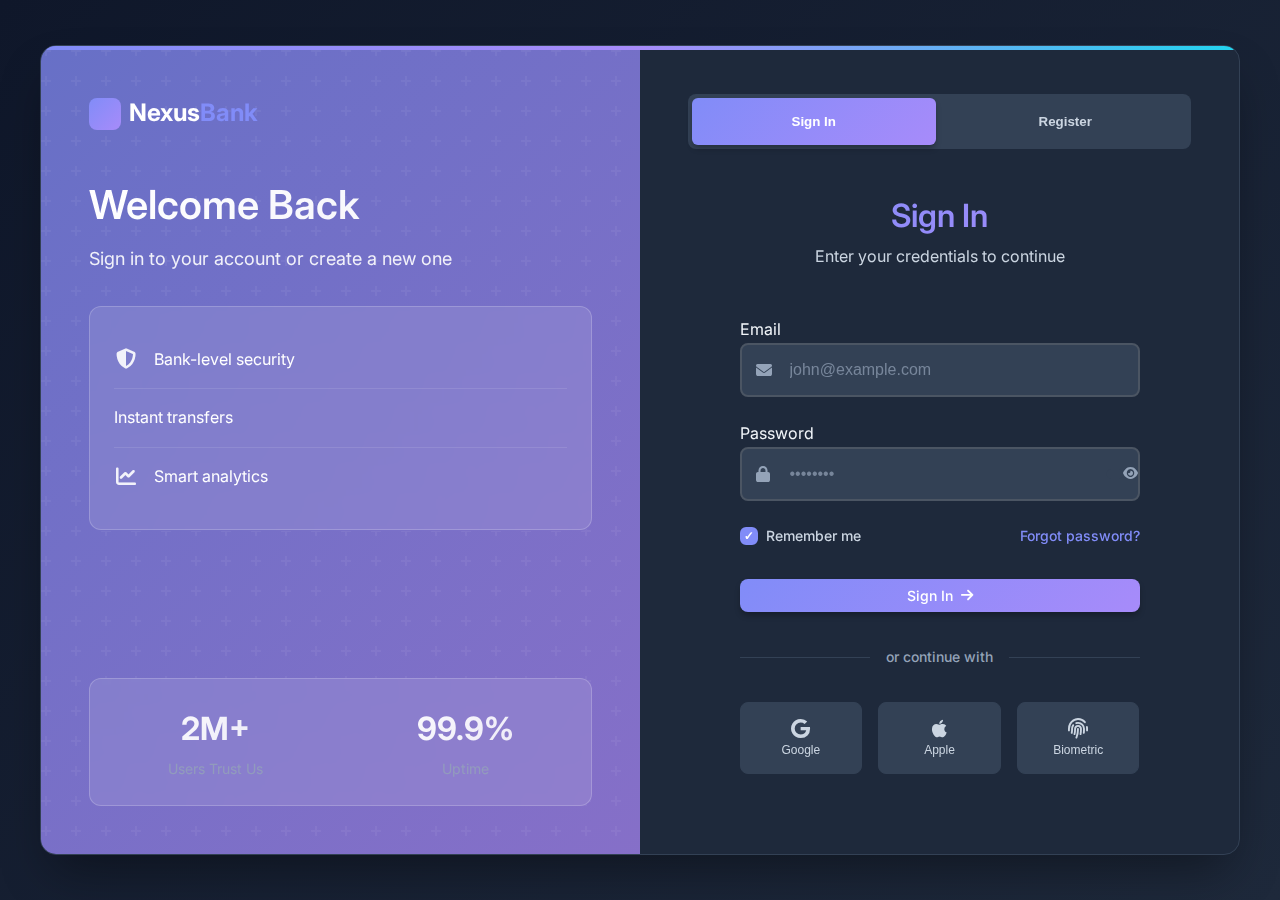
<file: FlowBank2026Part1-main/FlowBank2026Part1/login.html>
<!DOCTYPE html>
<html lang="en" class="dark-theme">
<head>
    <meta charset="UTF-8">
    <meta name="viewport" content="width=device-width, initial-scale=1.0">
    <title>Sign In / Register | NexusBank</title>
    <link rel="stylesheet" href="css/style.css">
    <link rel="stylesheet" href="css/components.css">
    <link rel="stylesheet" href="https://cdnjs.cloudflare.com/ajax/libs/font-awesome/6.4.0/css/all.min.css">
    <link rel="preconnect" href="https://fonts.googleapis.com">
    <link rel="preconnect" href="https://fonts.gstatic.com" crossorigin>
    <link href="https://fonts.googleapis.com/css2?family=Inter:wght@300;400;500;600;700&display=swap" rel="stylesheet">
    
    <style>
        /* ============================================
           SCROLL BUTTON STYLES - For Registration Form
           ============================================ */
        
        /* Make registration form scrollable */
        #registerForm {
            max-height: 650px;
            overflow-y: auto;
            padding-right: 12px;
            scroll-behavior: smooth;
            position: relative;
        }

        /* Custom scrollbar for registration form */
        #registerForm::-webkit-scrollbar {
            width: 6px;
        }

        #registerForm::-webkit-scrollbar-track {
            background: var(--bg-tertiary, #2D2D2D);
            border-radius: 10px;
        }

        #registerForm::-webkit-scrollbar-thumb {
            background: var(--accent-primary, #6C5CE7);
            border-radius: 10px;
        }

        #registerForm::-webkit-scrollbar-thumb:hover {
            background: var(--accent-secondary, #A463F5);
        }

        /* Scroll Progress Bar */
        .scroll-progress-container {
            position: sticky;
            top: 0;
            width: 100%;
            height: 4px;
            background: var(--bg-tertiary, #2D2D2D);
            border-radius: 2px;
            margin-bottom: 20px;
            overflow: hidden;
            z-index: 10;
        }

        .scroll-progress-bar {
            height: 100%;
            width: 0%;
            background: linear-gradient(90deg, var(--accent-primary, #6C5CE7), var(--accent-secondary, #A463F5));
            transition: width 0.1s ease;
        }

        /* Scroll Controls - Top & Bottom Buttons */
        .scroll-controls {
            display: flex;
            justify-content: flex-end;
            gap: 12px;
            margin: 24px 0 16px;
            padding-top: 20px;
            border-top: 1px solid var(--border-color, rgba(255, 255, 255, 0.1));
        }

        .scroll-btn {
            display: inline-flex;
            align-items: center;
            justify-content: center;
            gap: 8px;
            padding: 10px 18px;
            background: var(--bg-secondary, #1E1E1E);
            border: 1px solid var(--border-color, #333);
            border-radius: 12px;
            color: var(--text-primary, #FFFFFF);
            font-size: 14px;
            font-weight: 500;
            cursor: pointer;
            transition: all 0.2s ease;
        }

        .scroll-btn i {
            font-size: 14px;
        }

        .scroll-btn:hover {
            background: var(--accent-primary, #6C5CE7);
            border-color: var(--accent-primary, #6C5CE7);
            color: white;
            transform: translateY(-2px);
            box-shadow: 0 4px 12px rgba(108, 92, 231, 0.3);
        }

        /* Floating Scroll Button */
        .floating-scroll-btn {
            position: sticky;
            bottom: 20px;
            left: 100%;
            width: 48px;
            height: 48px;
            background: var(--accent-primary, #6C5CE7);
            border: none;
            border-radius: 50%;
            color: white;
            font-size: 20px;
            cursor: pointer;
            display: none;
            align-items: center;
            justify-content: center;
            box-shadow: 0 4px 16px rgba(108, 92, 231, 0.4);
            transition: all 0.3s ease;
            margin-left: auto;
            margin-top: 10px;
            margin-bottom: 10px;
            z-index: 100;
        }

        .floating-scroll-btn:hover {
            background: var(--accent-secondary, #A463F5);
            transform: scale(1.1);
            box-shadow: 0 6px 20px rgba(108, 92, 231, 0.5);
        }

        .floating-scroll-btn.visible {
            display: flex;
            animation: fadeInUp 0.3s ease;
        }

        @keyframes fadeInUp {
            from {
                opacity: 0;
                transform: translateY(10px);
            }
            to {
                opacity: 1;
                transform: translateY(0);
            }
        }

        /* Quick Navigation Dots */
        .scroll-nav-dots {
            position: fixed;
            right: 30px;
            top: 50%;
            transform: translateY(-50%);
            display: flex;
            flex-direction: column;
            gap: 12px;
            z-index: 1000;
        }

        .nav-dot {
            width: 10px;
            height: 10px;
            border-radius: 50%;
            background: var(--border-color, #555);
            cursor: pointer;
            transition: all 0.2s ease;
            border: 2px solid transparent;
        }

        .nav-dot:hover {
            background: var(--accent-primary, #6C5CE7);
            transform: scale(1.3);
        }

        .nav-dot.active {
            background: var(--accent-primary, #6C5CE7);
            box-shadow: 0 0 0 2px var(--accent-primary, #6C5CE7);
            transform: scale(1.2);
        }

        /* Hide nav dots on mobile */
        @media (max-width: 768px) {
            .scroll-nav-dots {
                display: none;
            }
            
            #registerForm {
                max-height: 550px;
            }
        }

        /* Animation for form sections */
        .form-group, .form-row, .auth-header, .scroll-controls {
            animation: fadeIn 0.5s ease;
        }

        @keyframes fadeIn {
            from {
                opacity: 0;
                transform: translateY(10px);
            }
            to {
                opacity: 1;
                transform: translateY(0);
            }
        }
    </style>
</head>
<body class="auth-page">
    <!-- Background Elements -->
    <div class="auth-background">
        <div class="bg-gradient-1"></div>
        <div class="bg-gradient-2"></div>
    </div>

    <!-- Main Container -->
    <div class="auth-container">
        <!-- Left Panel - Brand & Info -->
        <div class="auth-left">
            <a href="index.html" class="auth-brand">
                <div class="brand-logo">
                    <i class="fas fa-bolt"></i>
                </div>
                <span class="brand-name">Nexus<span class="brand-accent">Bank</span></span>
            </a>

            <div class="auth-hero">
                <h1 class="auth-title">Welcome Back</h1>
                <p class="auth-subtitle">Sign in to your account or create a new one</p>
                
                <div class="auth-features">
                    <div class="feature">
                        <i class="fas fa-shield-alt"></i>
                        <span>Bank-level security</span>
                    </div>
                    <div class="feature">
                        <i class="fas fa-bolt"></i>
                        <span>Instant transfers</span>
                    </div>
                    <div class="feature">
                        <i class="fas fa-chart-line"></i>
                        <span>Smart analytics</span>
                    </div>
                </div>

                <div class="auth-stats">
                    <div class="stat">
                        <div class="stat-number">2M+</div>
                        <div class="stat-label">Users Trust Us</div>
                    </div>
                    <div class="stat">
                        <div class="stat-number">99.9%</div>
                        <div class="stat-label">Uptime</div>
                    </div>
                </div>
            </div>
        </div>

        <!-- Right Panel - Auth Forms -->
        <div class="auth-right">
            <div class="auth-card">
                <!-- Auth Toggle -->
                <div class="auth-toggle">
                    <button class="toggle-btn active" id="showLoginBtn">Sign In</button>
                    <button class="toggle-btn" id="showRegisterBtn">Register</button>
                </div>

                <!-- LOGIN FORM (Default visible) -->
                <form class="auth-form" id="loginForm" style="display: block;">
                    <div class="auth-header">
                        <h2>Sign In</h2>
                        <p>Enter your credentials to continue</p>
                    </div>

                    <div class="form-group">
                        <label class="form-label">Email</label>
                        <div class="input-with-icon">
                            <i class="fas fa-envelope"></i>
                            <input type="email" id="loginEmail" class="form-control" placeholder="john@example.com" required>
                        </div>
                    </div>

                    <div class="form-group">
                        <label class="form-label">Password</label>
                        <div class="input-with-icon">
                            <i class="fas fa-lock"></i>
                            <input type="password" id="loginPassword" class="form-control" placeholder="••••••••" required>
                            <button type="button" class="input-action toggle-password">
                                <i class="fas fa-eye"></i>
                            </button>
                        </div>
                    </div>

                    <div class="form-options">
                        <label class="checkbox">
                            <input type="checkbox" checked>
                            <span class="checkbox-label">Remember me</span>
                        </label>
                        <a href="#" class="forgot-link">Forgot password?</a>
                    </div>

                    <button type="submit" class="btn btn-primary btn-block">
                        <span>Sign In</span>
                        <i class="fas fa-arrow-right"></i>
                    </button>

                    <div class="auth-divider">
                        <span>or continue with</span>
                    </div>

                    <div class="social-login">
                        <button type="button" class="social-btn">
                            <i class="fab fa-google"></i>
                            <span>Google</span>
                        </button>
                        <button type="button" class="social-btn">
                            <i class="fab fa-apple"></i>
                            <span>Apple</span>
                        </button>
                        <button type="button" class="social-btn">
                            <i class="fas fa-fingerprint"></i>
                            <span>Biometric</span>
                        </button>
                    </div>
                </form>

                <!-- REGISTER FORM (Hidden by default) - WITH SCROLL BUTTONS -->
                <form class="auth-form" id="registerForm" style="display: none;">
                    <!-- Scroll Progress Bar -->
                    <div class="scroll-progress-container">
                        <div class="scroll-progress-bar" id="scrollProgressBar"></div>
                    </div>

                    <div class="auth-header">
                        <h2>Create Account</h2>
                        <p>Fill in your details to get started</p>
                    </div>

                    <!-- Full Name -->
                    <div class="form-group">
                        <label class="form-label">Full Name *</label>
                        <div class="input-with-icon">
                            <i class="fas fa-user"></i>
                            <input type="text" id="fullName" class="form-control" placeholder="John Doe" required>
                        </div>
                    </div>

                    <!-- Email -->
                    <div class="form-group">
                        <label class="form-label">Email *</label>
                        <div class="input-with-icon">
                            <i class="fas fa-envelope"></i>
                            <input type="email" id="regEmail" class="form-control" placeholder="john@example.com" required>
                        </div>
                    </div>

                    <!-- Address -->
                    <div class="form-group">
                        <label class="form-label">Address</label>
                        <div class="input-with-icon">
                            <i class="fas fa-map-marker-alt"></i>
                            <input type="text" id="address" class="form-control" placeholder="123 Main St, City">
                        </div>
                    </div>

                    <!-- Occupation & Phone (two columns) -->
                    <div class="form-row">
                        <div class="form-group col">
                            <label class="form-label">Occupation</label>
                            <div class="input-with-icon">
                                <i class="fas fa-briefcase"></i>
                                <input type="text" id="occupation" class="form-control" placeholder="Software Engineer">
                            </div>
                        </div>
                        <div class="form-group col">
                            <label class="form-label">Phone</label>
                            <div class="input-with-icon">
                                <i class="fas fa-phone"></i>
                                <input type="tel" id="phone" class="form-control" placeholder="+1 234 567 8900">
                            </div>
                        </div>
                    </div>

                    <!-- Age & Birth Year (two columns) -->
                    <div class="form-row">
                        <div class="form-group col">
                            <label class="form-label">Age *</label>
                            <div class="input-with-icon">
                                <i class="fas fa-calendar"></i>
                                <input type="number" id="age" class="form-control" placeholder="25" min="18" max="120" required>
                            </div>
                        </div>
                        <div class="form-group col">
                            <label class="form-label">Birth Year *</label>
                            <div class="input-with-icon">
                                <i class="fas fa-calendar-alt"></i>
                                <input type="number" id="birthYear" class="form-control" placeholder="2000" min="1900" max="2026" required>
                            </div>
                            <small class="form-hint" style="color: var(--text-tertiary); margin-top: 4px; display: block;">
                                Age will be calculated automatically
                            </small>
                        </div>
                    </div>
                    
                    <!-- Age/Birth Year mismatch hint -->
                    <div id="ageMismatchHint" class="form-hint error" style="display: none;">
                        <i class="fas fa-exclamation-circle"></i>
                        Age and birth year don't match
                    </div>

                    <!-- ID Type -->
                    <div class="form-group">
                        <label class="form-label">ID Type *</label>
                        <div class="input-with-icon">
                            <i class="fas fa-id-card"></i>
                            <select id="idType" class="form-control" required>
                                <option value="" disabled selected>Select ID type</option>
                                <option value="passport">Passport</option>
                                <option value="driver">Driver License</option>
                                <option value="national">National ID</option>
                                <option value="student">Student ID</option>
                                <option value="other">Other Government ID</option>
                            </select>
                        </div>
                    </div>

                    <!-- Upload ID Document -->
                    <div class="form-group">
                        <label class="form-label">Upload ID Document * (JPG, PNG, PDF)</label>
                        <div class="file-upload">
                            <input type="file" id="idDocument" accept=".jpg,.jpeg,.png,.pdf" required>
                            <div class="file-upload-label">
                                <i class="fas fa-cloud-upload-alt"></i>
                                <span>Click to upload or drag and drop</span>
                            </div>
                        </div>
                        <!-- File preview area -->
                        <div id="filePreview" class="file-preview" style="display: none;">
                            <i class="fas fa-file"></i>
                            <span id="fileName"></span>
                            <button type="button" id="removeFile" class="btn-remove">
                                <i class="fas fa-times"></i>
                            </button>
                        </div>
                        <div id="fileError" class="form-hint error" style="display: none;"></div>
                    </div>

                    <!-- Password -->
                    <div class="form-group">
                        <label class="form-label">Password *</label>
                        <div class="input-with-icon">
                            <i class="fas fa-lock"></i>
                            <input type="password" id="regPassword" class="form-control" placeholder="••••••••" required>
                            <button type="button" class="input-action toggle-password">
                                <i class="fas fa-eye"></i>
                            </button>
                        </div>
                        <!-- Password strength bar -->
                        <div class="password-strength">
                            <div class="strength-bar" id="passwordStrengthBar"></div>
                        </div>
                        <!-- Password strength label -->
                        <div class="strength-label" id="passwordStrengthLabel">Enter a password</div>
                        
                        <div class="password-requirements">
                            <div id="reqLength" class="req-item">✗ At least 8 characters</div>
                            <div id="reqUppercase" class="req-item">✗ One uppercase letter</div>
                            <div id="reqLowercase" class="req-item">✗ One lowercase letter</div>
                            <div id="reqNumber" class="req-item">✗ One number</div>
                            <div id="reqSpecial" class="req-item">✗ One special character</div>
                        </div>
                    </div>

                    <!-- Confirm Password -->
                    <div class="form-group">
                        <label class="form-label">Confirm Password *</label>
                        <div class="input-with-icon">
                            <i class="fas fa-lock"></i>
                            <input type="password" id="confirmPassword" class="form-control" placeholder="••••••••" required>
                            <button type="button" class="input-action toggle-password">
                                <i class="fas fa-eye"></i>
                            </button>
                        </div>
                        <div id="passwordMismatch" class="form-hint error" style="display: none;">
                            <i class="fas fa-exclamation-circle"></i>
                            Passwords do not match
                        </div>
                    </div>

                    <!-- Global error container -->
                    <div id="registerError" class="form-hint error" style="display: none; margin-bottom: var(--space-lg);"></div>

                    <!-- ============================================
                         SCROLL BUTTONS - Registration Form Navigation
                         ============================================ -->
                    
                    <!-- Top & Bottom Navigation Buttons -->
                    <div class="scroll-controls">
                        <button type="button" class="scroll-btn" id="scrollToTopBtn">
                            <i class="fas fa-arrow-up"></i>
                            <span>Top</span>
                        </button>
                        <button type="button" class="scroll-btn" id="scrollToBottomBtn">
                            <i class="fas fa-arrow-down"></i>
                            <span>Bottom</span>
                        </button>
                    </div>

                    <!-- Floating Scroll to Top Button (appears when scrolling) -->
                    <button type="button" class="floating-scroll-btn" id="floatingScrollBtn">
                        <i class="fas fa-arrow-up"></i>
                    </button>

                    <!-- Submit Button -->
                    <button type="submit" class="btn btn-primary btn-block" disabled>
                        <span>Create Account</span>
                        <i class="fas fa-arrow-right"></i>
                    </button>

                    <div class="auth-footer">
                        <p>By signing up, you agree to our <a href="#" class="link">Terms</a> and <a href="#" class="link">Privacy Policy</a></p>
                    </div>
                </form>
            </div>
        </div>
    </div>

    <!-- Quick Navigation Dots (Optional Enhancement) -->
    <div class="scroll-nav-dots" id="scrollNavDots" style="display: none;">
        <div class="nav-dot active" data-section="top"></div>
        <div class="nav-dot" data-section="personal"></div>
        <div class="nav-dot" data-section="id"></div>
        <div class="nav-dot" data-section="password"></div>
        <div class="nav-dot" data-section="bottom"></div>
    </div>

    <!-- Loading Overlay -->
    <div class="loading-overlay" id="loadingOverlay">
        <div class="loading-content">
            <div class="loading-spinner"></div>
            <p>Processing...</p>
        </div>
    </div>

    <!-- Main JavaScript -->
    <script src="js/app.js"></script>
    
    <!-- Scroll Button JavaScript - Works alongside app.js -->
    <script>
        (function() {
            'use strict';

            // Wait for DOM to be ready
            document.addEventListener('DOMContentLoaded', function() {
                
                // ============================================
                // SCROLL BUTTON FUNCTIONALITY
                // ============================================
                
                const registerForm = document.getElementById('registerForm');
                
                // Only initialize if registerForm exists
                if (!registerForm) return;

                // Elements
                const scrollToTopBtn = document.getElementById('scrollToTopBtn');
                const scrollToBottomBtn = document.getElementById('scrollToBottomBtn');
                const floatingScrollBtn = document.getElementById('floatingScrollBtn');
                const scrollProgressBar = document.getElementById('scrollProgressBar');
                const showRegisterBtn = document.getElementById('showRegisterBtn');

                // Initialize smooth scrolling
                registerForm.style.scrollBehavior = 'smooth';

                // ============================================
                // SCROLL TO TOP BUTTON
                // ============================================
                if (scrollToTopBtn) {
                    scrollToTopBtn.addEventListener('click', function(e) {
                        e.preventDefault();
                        registerForm.scrollTo({
                            top: 0,
                            behavior: 'smooth'
                        });
                    });
                }

                // ============================================
                // SCROLL TO BOTTOM BUTTON
                // ============================================
                if (scrollToBottomBtn) {
                    scrollToBottomBtn.addEventListener('click', function(e) {
                        e.preventDefault();
                        registerForm.scrollTo({
                            top: registerForm.scrollHeight,
                            behavior: 'smooth'
                        });
                    });
                }

                // ============================================
                // FLOATING SCROLL BUTTON
                // ============================================
                if (floatingScrollBtn) {
                    // Show/hide floating button based on scroll position
                    registerForm.addEventListener('scroll', function() {
                        const scrollThreshold = 200;
                        if (registerForm.scrollTop > scrollThreshold) {
                            floatingScrollBtn.classList.add('visible');
                        } else {
                            floatingScrollBtn.classList.remove('visible');
                        }
                        
                        // Update scroll progress bar
                        if (scrollProgressBar) {
                            const scrollTop = registerForm.scrollTop;
                            const scrollHeight = registerForm.scrollHeight - registerForm.clientHeight;
                            const progress = scrollHeight > 0 ? (scrollTop / scrollHeight) * 100 : 0;
                            scrollProgressBar.style.width = progress + '%';
                        }
                    });

                    // Scroll to top when floating button is clicked
                    floatingScrollBtn.addEventListener('click', function(e) {
                        e.preventDefault();
                        registerForm.scrollTo({
                            top: 0,
                            behavior: 'smooth'
                        });
                    });
                }

                // ============================================
                // RESET SCROLL WHEN SWITCHING TO REGISTER FORM
                // ============================================
                if (showRegisterBtn) {
                    showRegisterBtn.addEventListener('click', function() {
                        // Small delay to ensure form is visible
                        setTimeout(function() {
                            if (registerForm) {
                                registerForm.scrollTop = 0;
                                // Reset progress bar
                                if (scrollProgressBar) {
                                    scrollProgressBar.style.width = '0%';
                                }
                                // Hide floating button
                                if (floatingScrollBtn) {
                                    floatingScrollBtn.classList.remove('visible');
                                }
                            }
                        }, 50);
                    });
                }

                // ============================================
                // INITIAL PROGRESS BAR UPDATE
                // ============================================
                function updateProgressBar() {
                    if (scrollProgressBar && registerForm) {
                        const scrollTop = registerForm.scrollTop;
                        const scrollHeight = registerForm.scrollHeight - registerForm.clientHeight;
                        const progress = scrollHeight > 0 ? (scrollTop / scrollHeight) * 100 : 0;
                        scrollProgressBar.style.width = progress + '%';
                    }
                }

                // Update progress bar on scroll and resize
                registerForm.addEventListener('scroll', updateProgressBar);
                window.addEventListener('resize', updateProgressBar);

                // Initial update after a short delay
                setTimeout(updateProgressBar, 100);

                // ============================================
                // KEYBOARD NAVIGATION
                // ============================================
                registerForm.addEventListener('keydown', function(e) {
                    // Page Up / Page Down navigation
                    if (e.key === 'PageUp') {
                        e.preventDefault();
                        registerForm.scrollBy({
                            top: -400,
                            behavior: 'smooth'
                        });
                    } else if (e.key === 'PageDown') {
                        e.preventDefault();
                        registerForm.scrollBy({
                            top: 400,
                            behavior: 'smooth'
                        });
                    } else if (e.key === 'Home' && e.ctrlKey) {
                        e.preventDefault();
                        registerForm.scrollTo({
                            top: 0,
                            behavior: 'smooth'
                        });
                    } else if (e.key === 'End' && e.ctrlKey) {
                        e.preventDefault();
                        registerForm.scrollTo({
                            top: registerForm.scrollHeight,
                            behavior: 'smooth'
                        });
                    }
                });

                // ============================================
                // ENHANCE FORM VALIDATION WITH SCROLL FEEDBACK
                // ============================================
                const observer = new MutationObserver(function(mutations) {
                    mutations.forEach(function(mutation) {
                        if (mutation.type === 'attributes' && mutation.attributeName === 'class') {
                            const submitBtn = registerForm.querySelector('button[type="submit"]');
                            if (submitBtn && !submitBtn.disabled) {
                                // Form is valid - highlight the submit button
                                submitBtn.classList.add('btn-pulse');
                            } else if (submitBtn) {
                                submitBtn.classList.remove('btn-pulse');
                            }
                        }
                    });
                });

                const submitBtn = registerForm.querySelector('button[type="submit"]');
                if (submitBtn) {
                    observer.observe(submitBtn, { attributes: true });
                }

                console.log('Scroll buttons initialized successfully');
            });
        })();
    </script>
</body>
</html>
</file>
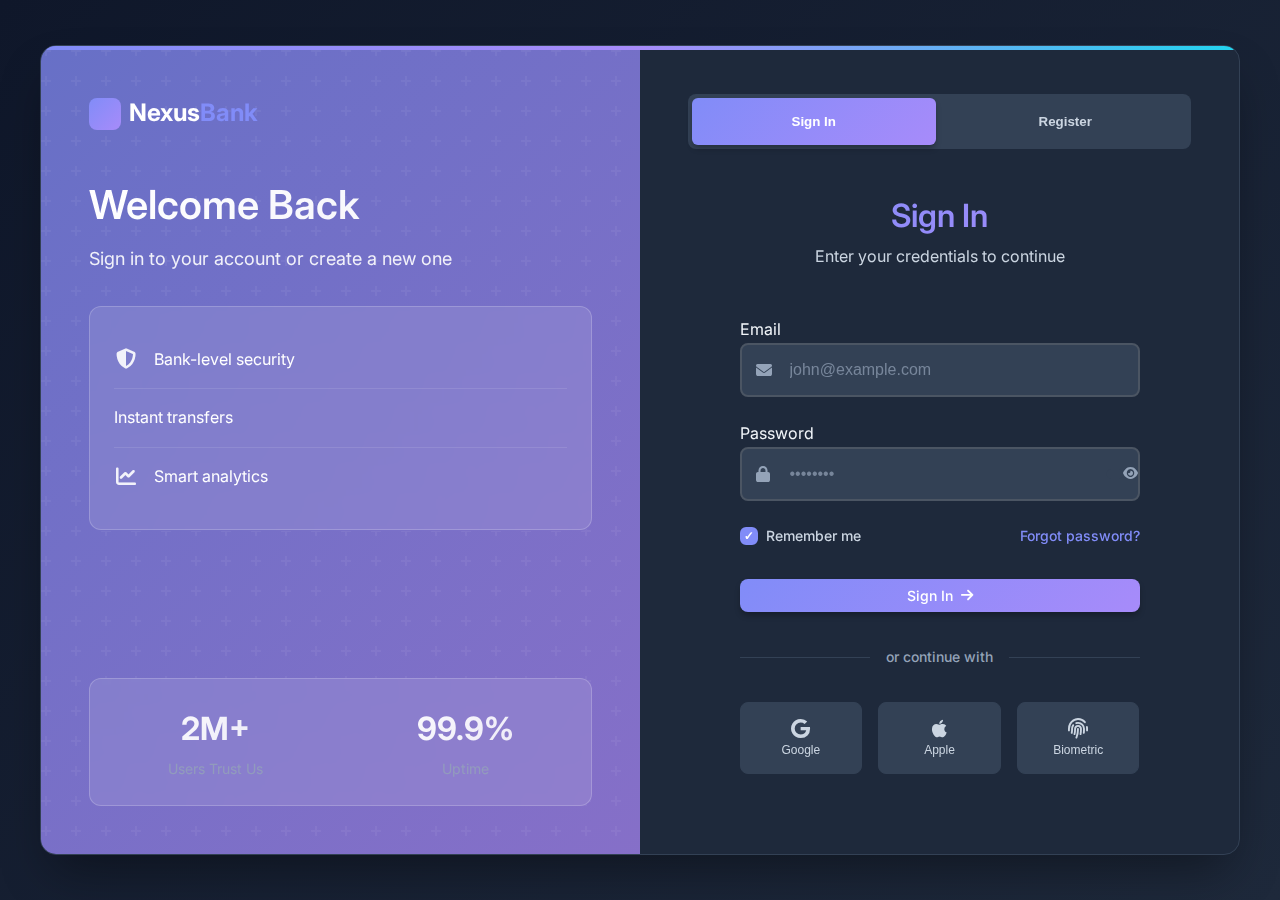
<file: FlowBank2026Part1-main/FlowBank2026Part1/transactions.html>
<!DOCTYPE html>
<html lang="en" class="dark-theme">
<head>
    <meta charset="UTF-8">
    <meta name="viewport" content="width=device-width, initial-scale=1.0">
    <title>Transactions | NexusBank</title>
    <link rel="stylesheet" href="css/style.css">
    <link rel="stylesheet" href="css/components.css">
    <link rel="stylesheet" href="https://cdnjs.cloudflare.com/ajax/libs/font-awesome/6.4.0/css/all.min.css">
    <link rel="preconnect" href="https://fonts.googleapis.com">
    <link rel="preconnect" href="https://fonts.gstatic.com" crossorigin>
    <link href="https://fonts.googleapis.com/css2?family=Inter:wght@300;400;500;600;700&display=swap" rel="stylesheet">
</head>
<body>
    <!-- Sidebar Overlay -->
    <div class="sidebar-overlay" id="sidebarOverlay"></div>

    <!-- App Container -->
    <div class="app-container">
        <!-- Sidebar -->
        <aside class="sidebar" id="sidebar">
            <div class="sidebar-header">
                <a href="index.html" class="brand">
                    <div class="brand-logo">
                        <i class="fas fa-bolt"></i>
                    </div>
                    <span class="brand-name">Nexus<span class="brand-accent">Bank</span></span>
                </a>
            </div>

            <div class="sidebar-user">
                <div class="user-avatar">JD</div>
                <div class="user-info">
                    <div class="user-name">John Doe</div>
                    <div class="user-email">john@example.com</div>
                </div>
                <button class="theme-toggle" id="sidebarThemeToggle">
                    <i class="fas fa-moon"></i>
                </button>
            </div>

            <nav class="sidebar-nav">
                <div class="nav-section">
                    <div class="nav-section-title">Main</div>
                    <a href="dashboard.html" class="nav-item">
                        <div class="nav-item-icon">
                            <i class="fas fa-tachometer-alt"></i>
                        </div>
                        <span>Dashboard</span>
                    </a>
                    <a href="accounts.html" class="nav-item">
                        <div class="nav-item-icon">
                            <i class="fas fa-wallet"></i>
                        </div>
                        <span>Accounts</span>
                    </a>
                    <a href="transfer.html" class="nav-item">
                        <div class="nav-item-icon">
                            <i class="fas fa-exchange-alt"></i>
                        </div>
                        <span>Transfers</span>
                    </a>
                    <a href="transactions.html" class="nav-item active">
                        <div class="nav-item-icon">
                            <i class="fas fa-history"></i>
                        </div>
                        <span>Transactions</span>
                    </a>
                </div>
            </nav>

            <div class="sidebar-footer">
                <a href="index.html" class="btn btn-ghost btn-block">
                    <i class="fas fa-sign-out-alt"></i>
                    <span>Sign Out</span>
                </a>
            </div>
        </aside>

        <!-- Main Content -->
        <main class="main-content">
            <!-- Header -->
            <header class="main-header">
                <button class="mobile-menu-btn" id="mobileMenuBtn">
                    <i class="fas fa-bars"></i>
                </button>
                
                <div class="header-title">
                    <h1>Transactions</h1>
                    <p>View and manage all your transactions</p>
                </div>

                <div class="header-actions">
                    <button class="btn btn-primary" id="exportBtn">
                        <i class="fas fa-download"></i>
                        <span>Export</span>
                    </button>
                    <button class="btn btn-secondary" id="filterBtn">
                        <i class="fas fa-filter"></i>
                        <span>Filter</span>
                    </button>
                </div>
            </header>

            <!-- Quick Stats -->
            <section class="stats-grid">
                <div class="stat-card">
                    <div class="stat-card-header">
                        <div class="stat-card-title">Total Spent</div>
                        <div class="stat-card-icon">
                            <i class="fas fa-arrow-up"></i>
                        </div>
                    </div>
                    <div class="stat-card-value">$3,245.50</div>
                    <div class="stat-card-change negative">
                        <i class="fas fa-arrow-up"></i>
                        <span>This month</span>
                    </div>
                </div>

                <div class="stat-card">
                    <div class="stat-card-header">
                        <div class="stat-card-title">Transactions</div>
                        <div class="stat-card-icon">
                            <i class="fas fa-list"></i>
                        </div>
                    </div>
                    <div class="stat-card-value">142</div>
                    <div class="stat-card-change positive">
                        <i class="fas fa-arrow-up"></i>
                        <span>+12 this month</span>
                    </div>
                </div>

                <div class="stat-card">
                    <div class="stat-card-header">
                        <div class="stat-card-title">Avg. Transaction</div>
                        <div class="stat-card-icon">
                            <i class="fas fa-dollar-sign"></i>
                        </div>
                    </div>
                    <div class="stat-card-value">$89.75</div>
                    <div class="stat-card-change positive">
                        <i class="fas fa-arrow-down"></i>
                        <span>-5% from last month</span>
                    </div>
                </div>

                <div class="stat-card">
                    <div class="stat-card-header">
                        <div class="stat-card-title">Top Category</div>
                        <div class="stat-card-icon">
                            <i class="fas fa-shopping-cart"></i>
                        </div>
                    </div>
                    <div class="stat-card-value">Shopping</div>
                    <div class="stat-card-change">
                        <span>32% of spending</span>
                    </div>
                </div>
            </section>

            <!-- Filters -->
            <section class="transactions-filters">
                <div class="filters-header">
                    <h2>Filter Transactions</h2>
                    <button class="btn btn-ghost btn-sm" id="clearFiltersBtn">
                        <i class="fas fa-times"></i>
                        <span>Clear All</span>
                    </button>
                </div>

                <div class="filters-grid">
                    <div class="filter-group">
                        <label class="filter-label">Date Range</label>
                        <select class="form-select" id="dateRange">
                            <option value="all">All Time</option>
                            <option value="today">Today</option>
                            <option value="week" selected>This Week</option>
                            <option value="month">This Month</option>
                            <option value="year">This Year</option>
                            <option value="custom">Custom Range</option>
                        </select>
                    </div>

                    <div class="filter-group">
                        <label class="filter-label">Account</label>
                        <select class="form-select" id="accountFilter">
                            <option value="all">All Accounts</option>
                            <option value="checking">Checking (•••• 4589)</option>
                            <option value="savings">Savings (•••• 7892)</option>
                            <option value="investment">Investment</option>
                        </select>
                    </div>

                    <div class="filter-group">
                        <label class="filter-label">Category</label>
                        <select class="form-select" id="categoryFilter">
                            <option value="all">All Categories</option>
                            <option value="shopping">Shopping</option>
                            <option value="food">Food & Dining</option>
                            <option value="entertainment">Entertainment</option>
                            <option value="bills">Bills & Utilities</option>
                            <option value="transfer">Transfers</option>
                            <option value="income">Income</option>
                        </select>
                    </div>

                    <div class="filter-group">
                        <label class="filter-label">Type</label>
                        <select class="form-select" id="typeFilter">
                            <option value="all">All Types</option>
                            <option value="debit">Debit</option>
                            <option value="credit">Credit</option>
                            <option value="transfer">Transfer</option>
                        </select>
                    </div>

                    <div class="filter-actions">
                        <button class="btn btn-primary" id="applyFiltersBtn">
                            <i class="fas fa-check"></i>
                            <span>Apply Filters</span>
                        </button>
                    </div>
                </div>
            </section>

            <!-- Transactions Table -->
            <section class="transaction-table">
                <!-- Table Header -->
                <div class="table-header">
                    <div class="header-cell">Description</div>
                    <div class="header-cell">Category</div>
                    <div class="header-cell">Account</div>
                    <div class="header-cell">Date</div>
                    <div class="header-cell">Amount</div>
                    <div class="header-cell">Actions</div>
                </div>

                <!-- Table Rows -->
                <div class="table-rows">
                    <!-- Transaction 1 -->
                    <div class="table-row">
                        <div class="transaction-detail">
                            <div class="transaction-icon">
                                <i class="fas fa-shopping-bag"></i>
                            </div>
                            <div>
                                <div class="transaction-title">Amazon Purchase</div>
                                <div class="transaction-subtitle">Order #123456789</div>
                            </div>
                        </div>
                        <div class="transaction-category">Shopping</div>
                        <div class="transaction-account">
                            <span class="account-badge">•••• 4589</span>
                        </div>
                        <div class="transaction-date">Today, 2:45 PM</div>
                        <div class="transaction-amount negative">-$89.99</div>
                        <div class="transaction-actions">
                            <button class="action-btn" title="View Details">
                                <i class="fas fa-eye"></i>
                            </button>
                            <button class="action-btn" title="Download Receipt">
                                <i class="fas fa-download"></i>
                            </button>
                        </div>
                    </div>

                    <!-- Transaction 2 -->
                    <div class="table-row">
                        <div class="transaction-detail">
                            <div class="transaction-icon">
                                <i class="fas fa-arrow-down"></i>
                            </div>
                            <div>
                                <div class="transaction-title">Salary Deposit</div>
                                <div class="transaction-subtitle">ACME Corp • Direct Deposit</div>
                            </div>
                        </div>
                        <div class="transaction-category">Income</div>
                        <div class="transaction-account">
                            <span class="account-badge">•••• 4589</span>
                        </div>
                        <div class="transaction-date">Yesterday, 9:00 AM</div>
                        <div class="transaction-amount positive">+$4,500.00</div>
                        <div class="transaction-actions">
                            <button class="action-btn" title="View Details">
                                <i class="fas fa-eye"></i>
                            </button>
                        </div>
                    </div>

                    <!-- Transaction 3 -->
                    <div class="table-row">
                        <div class="transaction-detail">
                            <div class="transaction-icon">
                                <i class="fas fa-exchange-alt"></i>
                            </div>
                            <div>
                                <div class="transaction-title">To Jane Smith</div>
                                <div class="transaction-subtitle">Instant Transfer</div>
                            </div>
                        </div>
                        <div class="transaction-category">Transfer</div>
                        <div class="transaction-account">
                            <span class="account-badge">•••• 4589</span>
                        </div>
                        <div class="transaction-date">Oct 12, 3:30 PM</div>
                        <div class="transaction-amount negative">-$250.00</div>
                        <div class="transaction-actions">
                            <button class="action-btn" title="View Details">
                                <i class="fas fa-eye"></i>
                            </button>
                            <button class="action-btn" title="Repeat Transfer">
                                <i class="fas fa-redo"></i>
                            </button>
                        </div>
                    </div>

                    <!-- Transaction 4 -->
                    <div class="table-row">
                        <div class="transaction-detail">
                            <div class="transaction-icon">
                                <i class="fas fa-coffee"></i>
                            </div>
                            <div>
                                <div class="transaction-title">Starbucks</div>
                                <div class="transaction-subtitle">Coffee Purchase</div>
                            </div>
                        </div>
                        <div class="transaction-category">Food & Dining</div>
                        <div class="transaction-account">
                            <span class="account-badge">•••• 4589</span>
                        </div>
                        <div class="transaction-date">Oct 12, 8:30 AM</div>
                        <div class="transaction-amount negative">-$5.75</div>
                        <div class="transaction-actions">
                            <button class="action-btn" title="View Details">
                                <i class="fas fa-eye"></i>
                            </button>
                        </div>
                    </div>

                    <!-- Transaction 5 -->
                    <div class="table-row">
                        <div class="transaction-detail">
                            <div class="transaction-icon">
                                <i class="fas fa-film"></i>
                            </div>
                            <div>
                                <div class="transaction-title">Netflix Subscription</div>
                                <div class="transaction-subtitle">Monthly Subscription</div>
                            </div>
                        </div>
                        <div class="transaction-category">Entertainment</div>
                        <div class="transaction-account">
                            <span class="account-badge">•••• 4589</span>
                        </div>
                        <div class="transaction-date">Oct 10, 12:00 PM</div>
                        <div class="transaction-amount negative">-$15.99</div>
                        <div class="transaction-actions">
                            <button class="action-btn" title="View Details">
                                <i class="fas fa-eye"></i>
                            </button>
                            <button class="action-btn" title="Manage Subscription">
                                <i class="fas fa-cog"></i>
                            </button>
                        </div>
                    </div>

                    <!-- Transaction 6 -->
                    <div class="table-row">
                        <div class="transaction-detail">
                            <div class="transaction-icon">
                                <i class="fas fa-building"></i>
                            </div>
                            <div>
                                <div class="transaction-title">ACME Corp Payment</div>
                                <div class="transaction-subtitle">Invoice #123</div>
                            </div>
                        </div>
                        <div class="transaction-category">Business</div>
                        <div class="transaction-account">
                            <span class="account-badge">•••• 4589</span>
                        </div>
                        <div class="transaction-date">Oct 9, 11:00 AM</div>
                        <div class="transaction-amount negative">-$1,200.00</div>
                        <div class="transaction-actions">
                            <button class="action-btn" title="View Details">
                                <i class="fas fa-eye"></i>
                            </button>
                            <button class="action-btn" title="Download Invoice">
                                <i class="fas fa-file-invoice"></i>
                            </button>
                        </div>
                    </div>

                    <!-- Transaction 7 -->
                    <div class="table-row">
                        <div class="transaction-detail">
                            <div class="transaction-icon">
                                <i class="fas fa-exchange-alt"></i>
                            </div>
                            <div>
                                <div class="transaction-title">To Savings Account</div>
                                <div class="transaction-subtitle">Internal Transfer</div>
                            </div>
                        </div>
                        <div class="transaction-category">Transfer</div>
                        <div class="transaction-account">
                            <span class="account-badge">•••• 4589 → •••• 7892</span>
                        </div>
                        <div class="transaction-date">Oct 8, 4:00 PM</div>
                        <div class="transaction-amount negative">-$500.00</div>
                        <div class="transaction-actions">
                            <button class="action-btn" title="View Details">
                                <i class="fas fa-eye"></i>
                            </button>
                            <button class="action-btn" title="Repeat Transfer">
                                <i class="fas fa-redo"></i>
                            </button>
                        </div>
                    </div>

                    <!-- Transaction 8 -->
                    <div class="table-row">
                        <div class="transaction-detail">
                            <div class="transaction-icon">
                                <i class="fas fa-wifi"></i>
                            </div>
                            <div>
                                <div class="transaction-title">Internet Bill</div>
                                <div class="transaction-subtitle">Monthly Bill</div>
                            </div>
                        </div>
                        <div class="transaction-category">Bills & Utilities</div>
                        <div class="transaction-account">
                            <span class="account-badge">•••• 4589</span>
                        </div>
                        <div class="transaction-date">Oct 8, 9:00 AM</div>
                        <div class="transaction-amount negative">-$79.99</div>
                        <div class="transaction-actions">
                            <button class="action-btn" title="View Details">
                                <i class="fas fa-eye"></i>
                            </button>
                            <button class="action-btn" title="Auto-pay Settings">
                                <i class="fas fa-cog"></i>
                            </button>
                        </div>
                    </div>
                </div>

                <!-- Table Pagination -->
                <div class="table-pagination">
                    <div class="pagination-info">
                        Showing 1-8 of 142 transactions
                    </div>
                    <div class="pagination-controls">
                        <button class="page-btn" disabled>
                            <i class="fas fa-chevron-left"></i>
                        </button>
                        <button class="page-btn active">1</button>
                        <button class="page-btn">2</button>
                        <button class="page-btn">3</button>
                        <button class="page-btn">4</button>
                        <button class="page-btn">5</button>
                        <button class="page-btn">
                            <i class="fas fa-chevron-right"></i>
                        </button>
                    </div>
                </div>
            </section>

            <!-- Spending Insights -->
            <section class="card">
                <div class="card-header">
                    <div>
                        <div class="card-title">Spending Insights</div>
                        <div class="card-subtitle">This month's spending by category</div>
                    </div>
                    <button class="btn btn-ghost btn-sm" id="insightsToggle">
                        <i class="fas fa-chart-pie"></i>
                        <span>View Chart</span>
                    </button>
                </div>

                <div class="category-list">
                    <div class="category-item">
                        <div class="category-info">
                            <div class="category-name">Shopping</div>
                            <div class="category-percentage">32%</div>
                        </div>
                        <div class="category-bar">
                            <div class="category-progress" style="width: 32%; background: var(--primary);"></div>
                        </div>
                        <div class="category-amount">$1,038.56</div>
                    </div>
                    
                    <div class="category-item">
                        <div class="category-info">
                            <div class="category-name">Food & Dining</div>
                            <div class="category-percentage">24%</div>
                        </div>
                        <div class="category-bar">
                            <div class="category-progress" style="width: 24%; background: var(--secondary);"></div>
                        </div>
                        <div class="category-amount">$778.92</div>
                    </div>
                    
                    <div class="category-item">
                        <div class="category-info">
                            <div class="category-name">Entertainment</div>
                            <div class="category-percentage">18%</div>
                        </div>
                        <div class="category-bar">
                            <div class="category-progress" style="width: 18%; background: var(--accent);"></div>
                        </div>
                        <div class="category-amount">$584.19</div>
                    </div>
                    
                    <div class="category-item">
                        <div class="category-info">
                            <div class="category-name">Bills & Utilities</div>
                            <div class="category-percentage">15%</div>
                        </div>
                        <div class="category-bar">
                            <div class="category-progress" style="width: 15%; background: var(--warning);"></div>
                        </div>
                        <div class="category-amount">$486.83</div>
                    </div>
                    
                    <div class="category-item">
                        <div class="category-info">
                            <div class="category-name">Other</div>
                            <div class="category-percentage">11%</div>
                        </div>
                        <div class="category-bar">
                            <div class="category-progress" style="width: 11%; background: var(--text-tertiary);"></div>
                        </div>
                        <div class="category-amount">$356.00</div>
                    </div>
                </div>
            </section>
        </main>
    </div>

    <!-- Transaction Details Modal -->
    <div class="modal" id="transactionModal">
        <div class="modal-content">
            <div class="modal-header">
                <h2 class="modal-title">Transaction Details</h2>
                <button class="modal-close" id="closeTransactionModal">
                    <i class="fas fa-times"></i>
                </button>
            </div>
            
            <div class="transaction-details">
                <div class="detail-header">
                    <div class="detail-icon">
                        <i class="fas fa-shopping-bag"></i>
                    </div>
                    <div class="detail-info">
                        <h3 id="detailTitle">Amazon Purchase</h3>
                        <p id="detailSubtitle">Order #123456789</p>
                    </div>
                    <div class="detail-amount negative" id="detailAmount">-$89.99</div>
                </div>
                
                <div class="detail-section">
                    <h4>Transaction Information</h4>
                    <div class="detail-grid">
                        <div class="detail-item">
                            <span class="detail-label">Date & Time</span>
                            <span class="detail-value" id="detailDateTime">Today, 2:45 PM</span>
                        </div>
                        <div class="detail-item">
                            <span class="detail-label">Status</span>
                            <span class="detail-value status-completed">Completed</span>
                        </div>
                        <div class="detail-item">
                            <span class="detail-label">Transaction ID</span>
                            <span class="detail-value" id="detailID">TX-789456123</span>
                        </div>
                        <div class="detail-item">
                            <span class="detail-label">Category</span>
                            <span class="detail-value" id="detailCategory">Shopping</span>
                        </div>
                        <div class="detail-item">
                            <span class="detail-label">Account</span>
                            <span class="detail-value" id="detailAccount">•••• 4589</span>
                        </div>
                        <div class="detail-item">
                            <span class="detail-label">Merchant</span>
                            <span class="detail-value" id="detailMerchant">Amazon.com</span>
                        </div>
                        <div class="detail-item">
                            <span class="detail-label">Location</span>
                            <span class="detail-value" id="detailLocation">Online • Seattle, WA</span>
                        </div>
                    </div>
                </div>
                
                <div class="detail-section">
                    <h4>Additional Notes</h4>
                    <textarea class="form-control" id="transactionNotes" placeholder="Add notes about this transaction..." rows="3"></textarea>
                </div>
                
                <div class="detail-actions">
                    <button class="btn btn-secondary" id="downloadReceiptBtn">
                        <i class="fas fa-download"></i>
                        <span>Download Receipt</span>
                    </button>
                    <button class="btn btn-secondary" id="reportIssueBtn">
                        <i class="fas fa-flag"></i>
                        <span>Report Issue</span>
                    </button>
                    <button class="btn btn-primary" id="saveNotesBtn">
                        <i class="fas fa-save"></i>
                        <span>Save Notes</span>
                    </button>
                </div>
            </div>
        </div>
    </div>

    <script src="js/app.js"></script>
    <script>
        document.addEventListener('DOMContentLoaded', function() {
            // Mobile menu
            const mobileMenuBtn = document.getElementById('mobileMenuBtn');
            const sidebar = document.getElementById('sidebar');
            const sidebarOverlay = document.getElementById('sidebarOverlay');
            
            mobileMenuBtn.addEventListener('click', () => {
                sidebar.classList.add('active');
                sidebarOverlay.classList.add('active');
            });
            
            sidebarOverlay.addEventListener('click', () => {
                sidebar.classList.remove('active');
                sidebarOverlay.classList.remove('active');
            });
            
            // Theme toggle
            const themeToggle = document.getElementById('sidebarThemeToggle');
            themeToggle.addEventListener('click', () => {
                document.body.classList.toggle('dark-theme');
                const icon = themeToggle.querySelector('i');
                if (document.body.classList.contains('dark-theme')) {
                    icon.classList.remove('fa-moon');
                    icon.classList.add('fa-sun');
                } else {
                    icon.classList.remove('fa-sun');
                    icon.classList.add('fa-moon');
                }
                localStorage.setItem('theme', document.body.classList.contains('dark-theme') ? 'dark' : 'light');
            });
            
            // Check saved theme
            const savedTheme = localStorage.getItem('theme');
            if (savedTheme === 'dark') {
                document.body.classList.add('dark-theme');
                const icon = themeToggle.querySelector('i');
                icon.classList.remove('fa-moon');
                icon.classList.add('fa-sun');
            }
            
            // Filter functionality
            const applyFiltersBtn = document.getElementById('applyFiltersBtn');
            const clearFiltersBtn = document.getElementById('clearFiltersBtn');
            
            applyFiltersBtn.addEventListener('click', () => {
                const dateRange = document.getElementById('dateRange').value;
                const account = document.getElementById('accountFilter').value;
                const category = document.getElementById('categoryFilter').value;
                const type = document.getElementById('typeFilter').value;
                
                console.log('Applying filters:', { dateRange, account, category, type });
                alert('Filters applied!');
            });
            
            clearFiltersBtn.addEventListener('click', () => {
                document.getElementById('dateRange').value = 'week';
                document.getElementById('accountFilter').value = 'all';
                document.getElementById('categoryFilter').value = 'all';
                document.getElementById('typeFilter').value = 'all';
                alert('Filters cleared!');
            });
            
            // Export functionality
            document.getElementById('exportBtn').addEventListener('click', () => {
                alert('Exporting transactions to CSV...');
            });
            
            // Transaction details modal
            const transactionModal = document.getElementById('transactionModal');
            const closeTransactionModal = document.getElementById('closeTransactionModal');
            const viewButtons = document.querySelectorAll('.action-btn .fa-eye').forEach(icon => {
                icon.closest('.action-btn').addEventListener('click', (e) => {
                    e.stopPropagation();
                    
                    const row = icon.closest('.table-row');
                    const title = row.querySelector('.transaction-title').textContent;
                    const subtitle = row.querySelector('.transaction-subtitle').textContent;
                    const amount = row.querySelector('.transaction-amount').textContent;
                    const category = row.querySelector('.transaction-category').textContent;
                    const account = row.querySelector('.account-badge').textContent;
                    const date = row.querySelector('.transaction-date').textContent;
                    
                    // Populate modal
                    document.getElementById('detailTitle').textContent = title;
                    document.getElementById('detailSubtitle').textContent = subtitle;
                    document.getElementById('detailAmount').textContent = amount;
                    document.getElementById('detailAmount').className = `detail-amount ${amount.startsWith('+') ? 'positive' : 'negative'}`;
                    document.getElementById('detailCategory').textContent = category;
                    document.getElementById('detailAccount').textContent = account;
                    document.getElementById('detailDateTime').textContent = date;
                    
                    // Generate random transaction ID
                    document.getElementById('detailID').textContent = `TX-${Math.floor(Math.random() * 1000000000)}`;
                    
                    transactionModal.classList.add('active');
                });
            });
            
            closeTransactionModal.addEventListener('click', () => {
                transactionModal.classList.remove('active');
            });
            
            transactionModal.addEventListener('click', (e) => {
                if (e.target === transactionModal) {
                    transactionModal.classList.remove('active');
                }
            });
            
            // Pagination
            const pageButtons = document.querySelectorAll('.page-btn:not([disabled])');
            pageButtons.forEach(button => {
                button.addEventListener('click', () => {
                    pageButtons.forEach(btn => btn.classList.remove('active'));
                    if (!button.querySelector('i')) {
                        button.classList.add('active');
                    }
                });
            });
            
            // Insights toggle
            document.getElementById('insightsToggle').addEventListener('click', function() {
                const icon = this.querySelector('i');
                const text = this.querySelector('span');
                
                if (icon.classList.contains('fa-chart-pie')) {
                    icon.classList.remove('fa-chart-pie');
                    icon.classList.add('fa-list');
                    text.textContent = 'View List';
                } else {
                    icon.classList.remove('fa-list');
                    icon.classList.add('fa-chart-pie');
                    text.textContent = 'View Chart';
                }
            });
        });
    </script>
    
    <style>
        .transaction-table {
            background: var(--surface);
            border: 1px solid var(--border-light);
            border-radius: var(--radius-lg);
            margin-bottom: var(--space-2xl);
        }
        
        .table-header {
            display: grid;
            grid-template-columns: 2fr 1fr 1fr 1fr 1fr auto;
            padding: var(--space-lg) var(--space-xl);
            background: var(--surface-elevated);
            border-bottom: 1px solid var(--border-light);
            font-weight: 600;
            color: var(--text-secondary);
            font-size: 0.875rem;
        }
        
        .table-rows {
            max-height: 600px;
            overflow-y: auto;
        }
        
        .table-row {
            display: grid;
            grid-template-columns: 2fr 1fr 1fr 1fr 1fr auto;
            padding: var(--space-lg) var(--space-xl);
            border-bottom: 1px solid var(--border-light);
            align-items: center;
            transition: all var(--transition-fast);
        }
        
        .table-row:hover {
            background: var(--surface-hover);
        }
        
        .table-row:last-child {
            border-bottom: none;
        }
        
        .transaction-detail {
            display: flex;
            align-items: center;
            gap: var(--space-md);
        }
        
        .transaction-icon {
            width: 40px;
            height: 40px;
            background: var(--surface-hover);
            border-radius: var(--radius-md);
            display: flex;
            align-items: center;
            justify-content: center;
            color: var(--text-secondary);
        }
        
        .transaction-title {
            font-weight: 500;
            margin-bottom: 2px;
        }
        
        .transaction-subtitle {
            font-size: 0.875rem;
            color: var(--text-tertiary);
        }
        
        .transaction-category {
            padding: var(--space-xs) var(--space-sm);
            background: var(--surface-hover);
            border-radius: var(--radius-full);
            font-size: 0.75rem;
            font-weight: 500;
            display: inline-block;
        }
        
        .account-badge {
            padding: var(--space-xs) var(--space-sm);
            background: var(--surface-hover);
            border-radius: var(--radius-full);
            font-size: 0.75rem;
            font-family: monospace;
        }
        
        .transaction-date {
            color: var(--text-secondary);
            font-size: 0.875rem;
        }
        
        .transaction-amount {
            font-weight: 600;
            font-size: 1.125rem;
        }
        
        .transaction-amount.positive {
            color: var(--success);
        }
        
        .transaction-amount.negative {
            color: var(--error);
        }
        
        .transaction-actions {
            display: flex;
            gap: var(--space-xs);
        }
        
        .action-btn {
            width: 36px;
            height: 36px;
            border-radius: var(--radius-md);
            border: 1px solid var(--border-light);
            background: var(--surface);
            color: var(--text-secondary);
            display: flex;
            align-items: center;
            justify-content: center;
            cursor: pointer;
            transition: all var(--transition-fast);
        }
        
        .action-btn:hover {
            border-color: var(--primary);
            color: var(--primary);
        }
        
        .transaction-details {
            padding: var(--space-xl);
        }
        
        .detail-header {
            display: flex;
            align-items: center;
            gap: var(--space-lg);
            margin-bottom: var(--space-2xl);
            padding-bottom: var(--space-xl);
            border-bottom: 1px solid var(--border-light);
        }
        
        .detail-icon {
            width: 64px;
            height: 64px;
            background: var(--surface-hover);
            border-radius: var(--radius-lg);
            display: flex;
            align-items: center;
            justify-content: center;
            font-size: 1.5rem;
            color: var(--primary);
        }
        
        .detail-info {
            flex: 1;
        }
        
        .detail-info h3 {
            font-size: 1.5rem;
            margin-bottom: var(--space-xs);
        }
        
        .detail-info p {
            color: var(--text-secondary);
        }
        
        .detail-amount {
            font-size: 1.5rem;
            font-weight: 700;
        }
        
        .detail-amount.positive {
            color: var(--success);
        }
        
        .detail-amount.negative {
            color: var(--error);
        }
        
        .detail-section {
            margin-bottom: var(--space-2xl);
        }
        
        .detail-section h4 {
            font-size: 1.125rem;
            margin-bottom: var(--space-lg);
        }
        
        .detail-grid {
            display: grid;
            grid-template-columns: repeat(auto-fit, minmax(200px, 1fr));
            gap: var(--space-lg);
        }
        
        .detail-item {
            display: flex;
            flex-direction: column;
            gap: var(--space-xs);
        }
        
        .detail-label {
            font-size: 0.875rem;
            color: var(--text-secondary);
        }
        
        .detail-value {
            font-weight: 500;
        }
        
        .detail-actions {
            display: flex;
            gap: var(--space-md);
            margin-top: var(--space-xl);
        }
        
        .category-item {
            display: grid;
            grid-template-columns: 1fr auto auto;
            align-items: center;
            gap: var(--space-lg);
            padding: var(--space-md) 0;
            border-bottom: 1px solid var(--border-light);
        }
        
        .category-item:last-child {
            border-bottom: none;
        }
        
        .category-amount {
            font-weight: 500;
            text-align: right;
        }
    </style>
</body>
</html>
</file>
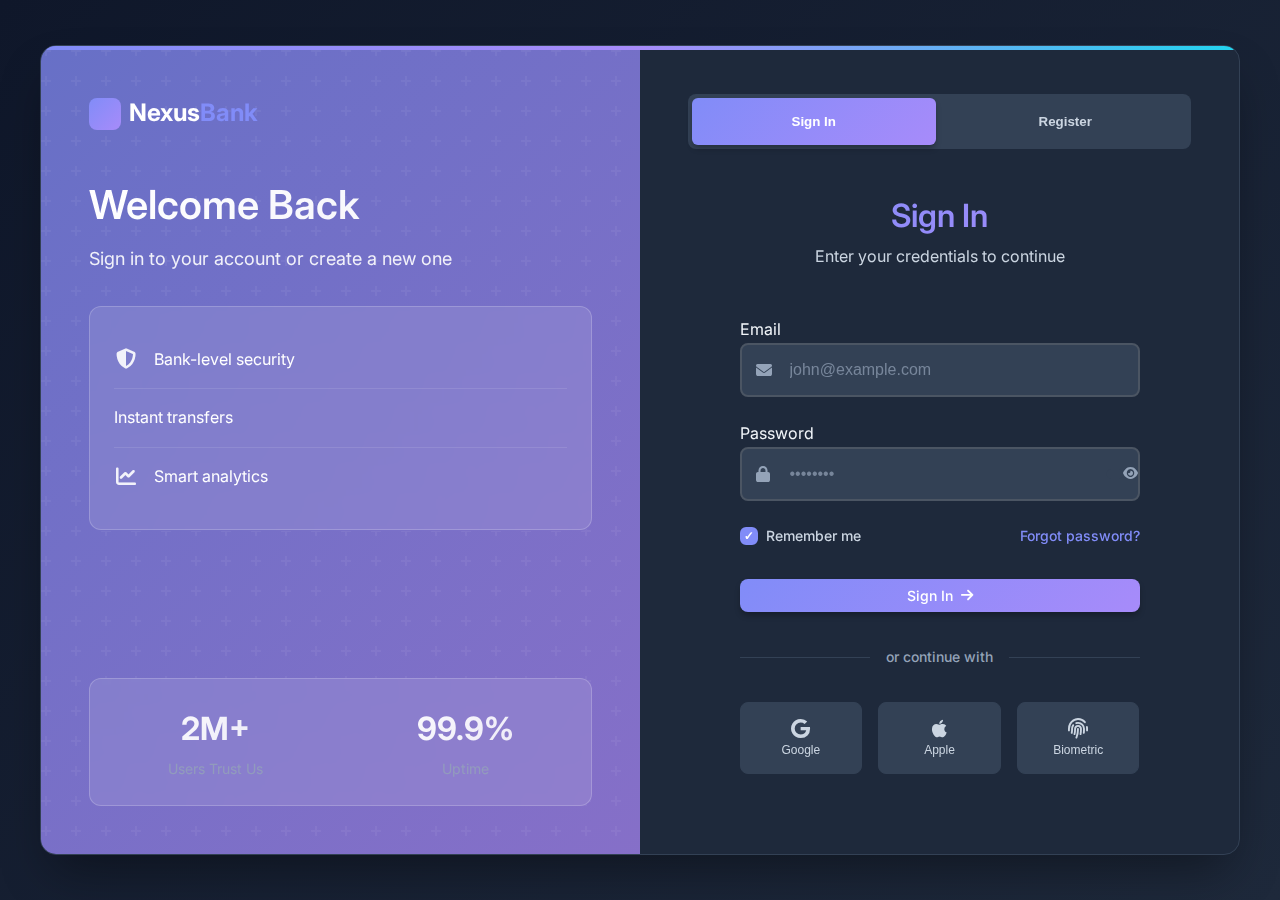
<file: FlowBank2026Part1-main/FlowBank2026Part1/transfer.html>
<!DOCTYPE html>
<html lang="en" class="dark-theme">
<head>
    <meta charset="UTF-8">
    <meta name="viewport" content="width=device-width, initial-scale=1.0">
    <title>Transfer | NexusBank</title>
    <link rel="stylesheet" href="css/style.css">
    <link rel="stylesheet" href="css/components.css">
    <link rel="stylesheet" href="https://cdnjs.cloudflare.com/ajax/libs/font-awesome/6.4.0/css/all.min.css">
    <link rel="preconnect" href="https://fonts.googleapis.com">
    <link rel="preconnect" href="https://fonts.gstatic.com" crossorigin>
    <link href="https://fonts.googleapis.com/css2?family=Inter:wght@300;400;500;600;700&display=swap" rel="stylesheet">
</head>
<body>
    <!-- Sidebar Overlay -->
    <div class="sidebar-overlay" id="sidebarOverlay"></div>

    <!-- App Container -->
    <div class="app-container">
        <!-- Sidebar -->
        <aside class="sidebar" id="sidebar">
            <div class="sidebar-header">
                <a href="index.html" class="brand">
                    <div class="brand-logo">
                        <i class="fas fa-bolt"></i>
                    </div>
                    <span class="brand-name">Nexus<span class="brand-accent">Bank</span></span>
                </a>
            </div>

            <div class="sidebar-user">
                <div class="user-avatar">JD</div>
                <div class="user-info">
                    <div class="user-name">John Doe</div>
                    <div class="user-email">john@example.com</div>
                </div>
                <button class="theme-toggle" id="sidebarThemeToggle">
                    <i class="fas fa-moon"></i>
                </button>
            </div>

            <nav class="sidebar-nav">
                <div class="nav-section">
                    <div class="nav-section-title">Main</div>
                    <a href="dashboard.html" class="nav-item">
                        <div class="nav-item-icon">
                            <i class="fas fa-tachometer-alt"></i>
                        </div>
                        <span>Dashboard</span>
                    </a>
                    <a href="accounts.html" class="nav-item">
                        <div class="nav-item-icon">
                            <i class="fas fa-wallet"></i>
                        </div>
                        <span>Accounts</span>
                    </a>
                    <a href="transfer.html" class="nav-item active">
                        <div class="nav-item-icon">
                            <i class="fas fa-exchange-alt"></i>
                        </div>
                        <span>Transfers</span>
                        <span class="nav-item-badge">New</span>
                    </a>
                    <a href="transactions.html" class="nav-item">
                        <div class="nav-item-icon">
                            <i class="fas fa-history"></i>
                        </div>
                        <span>Transactions</span>
                    </a>
                </div>
            </nav>

            <div class="sidebar-footer">
                <a href="index.html" class="btn btn-ghost btn-block">
                    <i class="fas fa-sign-out-alt"></i>
                    <span>Sign Out</span>
                </a>
            </div>
        </aside>

        <!-- Main Content -->
        <main class="main-content">
            <!-- Header -->
            <header class="main-header">
                <button class="mobile-menu-btn" id="mobileMenuBtn">
                    <i class="fas fa-bars"></i>
                </button>
                
                <div class="header-title">
                    <h1>Transfer Money</h1>
                    <p>Send money instantly to anyone, anywhere</p>
                </div>

                <div class="header-actions">
                    <button class="btn btn-secondary" id="viewScheduleBtn">
                        <i class="fas fa-calendar"></i>
                        <span>Scheduled</span>
                    </button>
                    <button class="btn btn-secondary" id="viewHistoryBtn">
                        <i class="fas fa-history"></i>
                        <span>History</span>
                    </button>
                </div>
            </header>

            <!-- Transfer Stepper -->
            <div class="transfer-stepper">
                <div class="step active">
                    <div class="step-number">1</div>
                    <div class="step-label">Recipient</div>
                </div>
                <div class="step">
                    <div class="step-number">2</div>
                    <div class="step-label">Amount</div>
                </div>
                <div class="step">
                    <div class="step-number">3</div>
                    <div class="step-label">Review</div>
                </div>
                <div class="step">
                    <div class="step-number">4</div>
                    <div class="step-label">Confirm</div>
                </div>
            </div>

            <!-- Transfer Form -->
            <div class="transfer-form-container">
                <!-- Step 1: Select Recipient -->
                <div class="transfer-step active" id="step1">
                    <div class="step-header">
                        <h2>Select Recipient</h2>
                        <p>Choose who you want to send money to</p>
                    </div>

                    <!-- Quick Recipients -->
                    <div class="section">
                        <div class="section-header">
                            <h3>Quick Recipients</h3>
                            <button class="btn btn-ghost btn-sm" id="addRecipientBtn">
                                <i class="fas fa-plus"></i>
                                <span>Add New</span>
                            </button>
                        </div>
                        
                        <div class="recipient-grid">
                            <div class="recipient-card selected">
                                <div class="recipient-avatar">JS</div>
                                <div class="recipient-info">
                                    <div class="recipient-name">Jane Smith</div>
                                    <div class="recipient-details">•••• 1234</div>
                                </div>
                                <div class="recipient-meta">
                                    <span class="badge">Frequent</span>
                                </div>
                            </div>
                            
                            <div class="recipient-card">
                                <div class="recipient-avatar">AD</div>
                                <div class="recipient-info">
                                    <div class="recipient-name">Alex Doe</div>
                                    <div class="recipient-details">alex@example.com</div>
                                </div>
                            </div>
                            
                            <div class="recipient-card">
                                <div class="recipient-avatar">AC</div>
                                <div class="recipient-info">
                                    <div class="recipient-name">ACME Corp</div>
                                    <div class="recipient-details">Vendor • Invoice #123</div>
                                </div>
                            </div>
                            
                            <div class="recipient-card">
                                <div class="recipient-avatar">
                                    <i class="fas fa-plus"></i>
                                </div>
                                <div class="recipient-info">
                                    <div class="recipient-name">New Recipient</div>
                                    <div class="recipient-details">Add bank or email</div>
                                </div>
                            </div>
                        </div>
                    </div>

                    <!-- Manual Transfer Option -->
                    <div class="section">
                        <div class="section-header">
                            <h3>Or Enter Manually</h3>
                        </div>
                        
                        <div class="manual-transfer">
                            <div class="form-group">
                                <label class="form-label">Transfer To</label>
                                <select class="form-select" id="transferType">
                                    <option value="bank">Bank Account</option>
                                    <option value="email">Email Address</option>
                                    <option value="mobile">Mobile Number</option>
                                    <option value="international">International</option>
                                </select>
                            </div>
                            
                            <div class="form-group">
                                <label class="form-label">Recipient Details</label>
                                <input type="text" class="form-control" id="recipientDetails" placeholder="Account number, email, or mobile">
                            </div>
                            
                            <div class="form-group">
                                <label class="form-label">Recipient Name</label>
                                <input type="text" class="form-control" id="recipientName" placeholder="Full name of recipient">
                            </div>
                        </div>
                    </div>
                    
                    <div class="step-actions">
                        <button class="btn btn-primary" id="nextStep1">
                            <span>Continue to Amount</span>
                            <i class="fas fa-arrow-right"></i>
                        </button>
                    </div>
                </div>

                <!-- Step 2: Enter Amount -->
                <div class="transfer-step" id="step2">
                    <div class="step-header">
                        <h2>Enter Amount</h2>
                        <p>How much would you like to send?</p>
                    </div>

                    <div class="amount-section">
                        <!-- From Account -->
                        <div class="form-group">
                            <label class="form-label">From Account</label>
                            <select class="form-select" id="fromAccount">
                                <option value="checking">Primary Checking (•••• 4589) - $18,245.75</option>
                                <option value="savings">High-Yield Savings (•••• 7892) - $24,344.00</option>
                            </select>
                        </div>

                        <!-- Amount Input -->
                        <div class="amount-input-container">
                            <div class="currency-display">USD</div>
                            <div class="amount-display" id="amountDisplay">0.00</div>
                            
                            <div class="amount-keypad">
                                <button class="keypad-btn" data-value="1">1</button>
                                <button class="keypad-btn" data-value="2">2</button>
                                <button class="keypad-btn" data-value="3">3</button>
                                <button class="keypad-btn" data-value="4">4</button>
                                <button class="keypad-btn" data-value="5">5</button>
                                <button class="keypad-btn" data-value="6">6</button>
                                <button class="keypad-btn" data-value="7">7</button>
                                <button class="keypad-btn" data-value="8">8</button>
                                <button class="keypad-btn" data-value="9">9</button>
                                <button class="keypad-btn" data-value=".">.</button>
                                <button class="keypad-btn" data-value="0">0</button>
                                <button class="keypad-btn" data-value="backspace">
                                    <i class="fas fa-backspace"></i>
                                </button>
                            </div>
                            
                            <div class="quick-amounts">
                                <button class="quick-amount" data-amount="10">$10</button>
                                <button class="quick-amount" data-amount="50">$50</button>
                                <button class="quick-amount" data-amount="100">$100</button>
                                <button class="quick-amount" data-amount="500">$500</button>
                                <button class="quick-amount" data-amount="1000">$1,000</button>
                            </div>
                        </div>

                        <!-- Additional Details -->
                        <div class="form-group">
                            <label class="form-label">Reference (Optional)</label>
                            <input type="text" class="form-control" id="transferReference" placeholder="e.g., Dinner, Rent, Gift">
                        </div>

                        <div class="form-group">
                            <label class="checkbox">
                                <input type="checkbox" id="scheduleTransfer">
                                <span class="checkbox-label">Schedule for later</span>
                            </label>
                            
                            <div class="schedule-options" id="scheduleOptions" style="display: none; margin-top: var(--space-md);">
                                <div class="form-group">
                                    <label class="form-label">Schedule Date</label>
                                    <input type="date" class="form-control" id="scheduleDate">
                                </div>
                                <div class="form-group">
                                    <label class="form-label">Frequency</label>
                                    <select class="form-select" id="scheduleFrequency">
                                        <option value="once">Once</option>
                                        <option value="weekly">Weekly</option>
                                        <option value="monthly">Monthly</option>
                                    </select>
                                </div>
                            </div>
                        </div>
                    </div>
                    
                    <div class="step-actions">
                        <button class="btn btn-secondary" id="prevStep2">
                            <i class="fas fa-arrow-left"></i>
                            <span>Back</span>
                        </button>
                        <button class="btn btn-primary" id="nextStep2">
                            <span>Review Transfer</span>
                            <i class="fas fa-arrow-right"></i>
                        </button>
                    </div>
                </div>

                <!-- Step 3: Review -->
                <div class="transfer-step" id="step3">
                    <div class="step-header">
                        <h2>Review Transfer</h2>
                        <p>Please review all details before confirming</p>
                    </div>

                    <div class="review-summary">
                        <div class="summary-row">
                            <span class="summary-label">Recipient</span>
                            <span class="summary-value">
                                <strong>Jane Smith</strong><br>
                                <small>•••• 1234</small>
                            </span>
                        </div>
                        
                        <div class="summary-row">
                            <span class="summary-label">From Account</span>
                            <span class="summary-value">Primary Checking (•••• 4589)</span>
                        </div>
                        
                        <div class="summary-row">
                            <span class="summary-label">Amount</span>
                            <span class="summary-value" id="reviewAmount">$0.00</span>
                        </div>
                        
                        <div class="summary-row">
                            <span class="summary-label">Reference</span>
                            <span class="summary-value" id="reviewReference">-</span>
                        </div>
                        
                        <div class="summary-row">
                            <span class="summary-label">Transfer Date</span>
                            <span class="summary-value" id="reviewDate">Today • Instant</span>
                        </div>
                        
                        <div class="summary-row">
                            <span class="summary-label">Fee</span>
                            <span class="summary-value" style="color: var(--success);">Free</span>
                        </div>
                        
                        <div class="summary-row summary-total">
                            <span class="summary-label">Total Amount</span>
                            <span class="summary-value" id="reviewTotal">$0.00</span>
                        </div>
                    </div>

                    <div class="security-note">
                        <div class="security-icon">
                            <i class="fas fa-shield-alt"></i>
                        </div>
                        <div class="security-info">
                            <h4>Secure Transfer</h4>
                            <p>This transfer is protected by bank-level encryption and fraud detection.</p>
                        </div>
                    </div>
                    
                    <div class="step-actions">
                        <button class="btn btn-secondary" id="prevStep3">
                            <i class="fas fa-arrow-left"></i>
                            <span>Back</span>
                        </button>
                        <button class="btn btn-primary" id="nextStep3">
                            <span>Confirm & Send</span>
                            <i class="fas fa-paper-plane"></i>
                        </button>
                    </div>
                </div>

                <!-- Step 4: Confirmation -->
                <div class="transfer-step" id="step4">
                    <div class="confirmation-card">
                        <div class="confirmation-icon success">
                            <i class="fas fa-check-circle"></i>
                        </div>
                        
                        <div class="confirmation-content">
                            <h2>Transfer Successful!</h2>
                            <p>Your money has been sent successfully.</p>
                            
                            <div class="confirmation-details">
                                <div class="detail">
                                    <span class="detail-label">Transaction ID</span>
                                    <span class="detail-value">TX-789456123</span>
                                </div>
                                <div class="detail">
                                    <span class="detail-label">Amount</span>
                                    <span class="detail-value" id="confirmationAmount">$0.00</span>
                                </div>
                                <div class="detail">
                                    <span class="detail-label">Recipient</span>
                                    <span class="detail-value">Jane Smith</span>
                                </div>
                                <div class="detail">
                                    <span class="detail-label">Estimated Delivery</span>
                                    <span class="detail-value">Instantly</span>
                                </div>
                            </div>
                        </div>
                        
                        <div class="confirmation-actions">
                            <button class="btn btn-primary" id="newTransferBtn">
                                <i class="fas fa-plus"></i>
                                <span>New Transfer</span>
                            </button>
                            <button class="btn btn-secondary" id="viewReceiptBtn">
                                <i class="fas fa-receipt"></i>
                                <span>View Receipt</span>
                            </button>
                            <a href="transactions.html" class="btn btn-ghost">
                                <i class="fas fa-history"></i>
                                <span>View History</span>
                            </a>
                        </div>
                    </div>
                </div>
            </div>

            <!-- Recent Transfers -->
            <section class="recent-transactions">
                <div class="transactions-header">
                    <h2>Recent Transfers</h2>
                    <a href="transactions.html" class="btn btn-ghost btn-sm">
                        <span>View All</span>
                        <i class="fas fa-arrow-right"></i>
                    </a>
                </div>

                <div class="transaction-list">
                    <div class="transaction-item">
                        <div class="transaction-icon">
                            <i class="fas fa-user"></i>
                        </div>
                        <div class="transaction-info">
                            <div class="transaction-title">To Jane Smith</div>
                            <div class="transaction-subtitle">Today • Instant Transfer</div>
                        </div>
                        <div class="transaction-amount negative">-$250.00</div>
                        <div class="transaction-status status-completed">Completed</div>
                    </div>

                    <div class="transaction-item">
                        <div class="transaction-icon">
                            <i class="fas fa-building"></i>
                        </div>
                        <div class="transaction-info">
                            <div class="transaction-title">ACME Corp Payment</div>
                            <div class="transaction-subtitle">Yesterday • Invoice #123</div>
                        </div>
                        <div class="transaction-amount negative">-$1,200.00</div>
                        <div class="transaction-status status-completed">Completed</div>
                    </div>

                    <div class="transaction-item">
                        <div class="transaction-icon">
                            <i class="fas fa-exchange-alt"></i>
                        </div>
                        <div class="transaction-info">
                            <div class="transaction-title">To Savings Account</div>
                            <div class="transaction-subtitle">Oct 12 • Internal Transfer</div>
                        </div>
                        <div class="transaction-amount negative">-$500.00</div>
                        <div class="transaction-status status-completed">Completed</div>
                    </div>
                </div>
            </section>
        </main>
    </div>

    <!-- Add Recipient Modal -->
    <div class="modal" id="addRecipientModal">
        <div class="modal-content">
            <div class="modal-header">
                <h2 class="modal-title">Add New Recipient</h2>
                <button class="modal-close" id="closeRecipientModal">
                    <i class="fas fa-times"></i>
                </button>
            </div>
            
            <form id="recipientForm">
                <div class="form-group">
                    <label class="form-label">Recipient Type</label>
                    <select class="form-select" id="recipientType">
                        <option value="personal">Personal</option>
                        <option value="business">Business</option>
                    </select>
                </div>

                <div class="form-group">
                    <label class="form-label">Full Name</label>
                    <input type="text" class="form-control" id="recipientFullName" required>
                </div>

                <div class="form-group">
                    <label class="form-label">Email Address</label>
                    <input type="email" class="form-control" id="recipientEmail">
                </div>

                <div class="form-group">
                    <label class="form-label">Bank Account</label>
                    <input type="text" class="form-control" id="recipientAccount" placeholder="Account number or IBAN">
                </div>

                <div class="form-group">
                    <label class="form-label">Bank Name</label>
                    <input type="text" class="form-control" id="recipientBank">
                </div>

                <div class="form-group">
                    <label class="checkbox">
                        <input type="checkbox" id="saveRecipient">
                        <span class="checkbox-label">Save to quick recipients</span>
                    </label>
                </div>

                <button type="submit" class="btn btn-primary btn-block">
                    <span>Add Recipient</span>
                    <i class="fas fa-check"></i>
                </button>
            </form>
        </div>
    </div>

    <script src="js/app.js"></script>
    <script>
        document.addEventListener('DOMContentLoaded', function() {
            // Mobile menu
            const mobileMenuBtn = document.getElementById('mobileMenuBtn');
            const sidebar = document.getElementById('sidebar');
            const sidebarOverlay = document.getElementById('sidebarOverlay');
            
            mobileMenuBtn.addEventListener('click', () => {
                sidebar.classList.add('active');
                sidebarOverlay.classList.add('active');
            });
            
            sidebarOverlay.addEventListener('click', () => {
                sidebar.classList.remove('active');
                sidebarOverlay.classList.remove('active');
            });
            
            // Theme toggle
            const themeToggle = document.getElementById('sidebarThemeToggle');
            themeToggle.addEventListener('click', () => {
                document.body.classList.toggle('dark-theme');
                const icon = themeToggle.querySelector('i');
                if (document.body.classList.contains('dark-theme')) {
                    icon.classList.remove('fa-moon');
                    icon.classList.add('fa-sun');
                } else {
                    icon.classList.remove('fa-sun');
                    icon.classList.add('fa-moon');
                }
                localStorage.setItem('theme', document.body.classList.contains('dark-theme') ? 'dark' : 'light');
            });
            
            // Check saved theme
            const savedTheme = localStorage.getItem('theme');
            if (savedTheme === 'dark') {
                document.body.classList.add('dark-theme');
                const icon = themeToggle.querySelector('i');
                icon.classList.remove('fa-moon');
                icon.classList.add('fa-sun');
            }
            
            // Transfer Stepper Logic
            const steps = document.querySelectorAll('.transfer-step');
            const stepNumbers = document.querySelectorAll('.step-number');
            let currentStep = 1;
            let transferAmount = 0;
            
            // Initialize amount
            const amountDisplay = document.getElementById('amountDisplay');
            
            // Step navigation
            function showStep(step) {
                steps.forEach(s => s.classList.remove('active'));
                stepNumbers.forEach((num, index) => {
                    if (index + 1 < step) {
                        num.classList.remove('active');
                        num.classList.add('completed');
                        num.innerHTML = '<i class="fas fa-check"></i>';
                    } else if (index + 1 === step) {
                        num.classList.add('active');
                        num.classList.remove('completed');
                        num.textContent = index + 1;
                    } else {
                        num.classList.remove('active', 'completed');
                        num.textContent = index + 1;
                    }
                });
                
                document.getElementById(`step${step}`).classList.add('active');
                currentStep = step;
            }
            
            // Step 1: Select recipient
            document.getElementById('nextStep1').addEventListener('click', () => {
                const selectedRecipient = document.querySelector('.recipient-card.selected');
                if (!selectedRecipient && !document.getElementById('recipientName').value) {
                    alert('Please select or enter a recipient');
                    return;
                }
                showStep(2);
            });
            
            // Step 2: Amount input
            const keypadButtons = document.querySelectorAll('.keypad-btn');
            keypadButtons.forEach(button => {
                button.addEventListener('click', () => {
                    const value = button.dataset.value;
                    
                    if (value === 'backspace') {
                        if (transferAmount.toString().length > 1) {
                            transferAmount = parseFloat(transferAmount.toString().slice(0, -1)) || 0;
                        } else {
                            transferAmount = 0;
                        }
                    } else if (value === '.') {
                        if (!transferAmount.toString().includes('.')) {
                            transferAmount = transferAmount.toString() + '.';
                        }
                    } else {
                        if (transferAmount.toString().includes('.')) {
                            if (transferAmount.toString().split('.')[1].length < 2) {
                                transferAmount = transferAmount.toString() + value;
                            }
                        } else {
                            transferAmount = parseFloat(transferAmount.toString() + value);
                        }
                    }
                    
                    updateAmountDisplay();
                });
            });
            
            // Quick amounts
            const quickAmounts = document.querySelectorAll('.quick-amount');
            quickAmounts.forEach(button => {
                button.addEventListener('click', () => {
                    transferAmount = parseFloat(button.dataset.amount);
                    updateAmountDisplay();
                });
            });
            
            function updateAmountDisplay() {
                amountDisplay.textContent = transferAmount.toFixed(2);
            }
            
            // Schedule transfer toggle
            const scheduleCheckbox = document.getElementById('scheduleTransfer');
            const scheduleOptions = document.getElementById('scheduleOptions');
            
            scheduleCheckbox.addEventListener('change', () => {
                scheduleOptions.style.display = scheduleCheckbox.checked ? 'block' : 'none';
            });
            
            // Step 2 navigation
            document.getElementById('prevStep2').addEventListener('click', () => showStep(1));
            document.getElementById('nextStep2').addEventListener('click', () => {
                if (transferAmount <= 0) {
                    alert('Please enter a valid amount');
                    return;
                }
                
                // Update review section
                document.getElementById('reviewAmount').textContent = `$${transferAmount.toFixed(2)}`;
                document.getElementById('reviewTotal').textContent = `$${transferAmount.toFixed(2)}`;
                
                const reference = document.getElementById('transferReference').value;
                document.getElementById('reviewReference').textContent = reference || '-';
                
                if (scheduleCheckbox.checked) {
                    const date = document.getElementById('scheduleDate').value;
                    document.getElementById('reviewDate').textContent = new Date(date).toLocaleDateString() + ' • Scheduled';
                } else {
                    document.getElementById('reviewDate').textContent = 'Today • Instant';
                }
                
                showStep(3);
            });
            
            // Step 3 navigation
            document.getElementById('prevStep3').addEventListener('click', () => showStep(2));
            document.getElementById('nextStep3').addEventListener('click', () => {
                // Update confirmation
                document.getElementById('confirmationAmount').textContent = `$${transferAmount.toFixed(2)}`;
                showStep(4);
                
                // Simulate transfer processing
                setTimeout(() => {
                    console.log('Transfer completed:', {
                        amount: transferAmount,
                        to: 'Jane Smith',
                        from: 'Primary Checking',
                        reference: document.getElementById('transferReference').value
                    });
                }, 1000);
            });
            
            // Step 4 actions
            document.getElementById('newTransferBtn').addEventListener('click', () => {
                // Reset form
                transferAmount = 0;
                updateAmountDisplay();
                document.getElementById('transferReference').value = '';
                scheduleCheckbox.checked = false;
                scheduleOptions.style.display = 'none';
                document.querySelectorAll('.recipient-card').forEach(card => card.classList.remove('selected'));
                document.querySelector('.recipient-card').classList.add('selected');
                
                showStep(1);
            });
            
            document.getElementById('viewReceiptBtn').addEventListener('click', () => {
                alert('Receipt would be generated here');
            });
            
            // Recipient selection
            document.querySelectorAll('.recipient-card').forEach(card => {
                card.addEventListener('click', () => {
                    if (!card.querySelector('.recipient-avatar i')) {
                        document.querySelectorAll('.recipient-card').forEach(c => c.classList.remove('selected'));
                        card.classList.add('selected');
                    } else {
                        // Add new recipient
                        document.getElementById('addRecipientModal').classList.add('active');
                    }
                });
            });
            
            // Add recipient modal
            const addRecipientBtn = document.getElementById('addRecipientBtn');
            const addRecipientModal = document.getElementById('addRecipientModal');
            const closeRecipientModal = document.getElementById('closeRecipientModal');
            
            addRecipientBtn.addEventListener('click', () => {
                addRecipientModal.classList.add('active');
            });
            
            closeRecipientModal.addEventListener('click', () => {
                addRecipientModal.classList.remove('active');
            });
            
            addRecipientModal.addEventListener('click', (e) => {
                if (e.target === addRecipientModal) {
                    addRecipientModal.classList.remove('active');
                }
            });
            
            // Recipient form
            document.getElementById('recipientForm').addEventListener('submit', (e) => {
                e.preventDefault();
                alert('Recipient added successfully!');
                addRecipientModal.classList.remove('active');
                document.getElementById('recipientForm').reset();
            });
            
            // View scheduled/history buttons
            document.getElementById('viewScheduleBtn').addEventListener('click', () => {
                alert('Scheduled transfers view would open here');
            });
            
            document.getElementById('viewHistoryBtn').addEventListener('click', () => {
                window.location.href = 'transactions.html';
            });
        });
    </script>
    
    <style>
        .transfer-form-container {
            background: var(--surface);
            border: 1px solid var(--border-light);
            border-radius: var(--radius-lg);
            padding: var(--space-2xl);
            margin-bottom: var(--space-2xl);
        }
        
        .transfer-step {
            display: none;
        }
        
        .transfer-step.active {
            display: block;
        }
        
        .step-header {
            margin-bottom: var(--space-2xl);
            text-align: center;
        }
        
        .step-header h2 {
            font-size: 2rem;
            margin-bottom: var(--space-sm);
        }
        
        .step-header p {
            color: var(--text-secondary);
        }
        
        .section {
            margin-bottom: var(--space-2xl);
        }
        
        .section-header {
            display: flex;
            justify-content: space-between;
            align-items: center;
            margin-bottom: var(--space-lg);
        }
        
        .section-header h3 {
            font-size: 1.125rem;
            font-weight: 600;
        }
        
        .manual-transfer {
            background: var(--surface-elevated);
            border: 1px solid var(--border-light);
            border-radius: var(--radius-lg);
            padding: var(--space-xl);
        }
        
        .step-actions {
            display: flex;
            justify-content: space-between;
            margin-top: var(--space-2xl);
            padding-top: var(--space-xl);
            border-top: 1px solid var(--border-light);
        }
        
        .amount-section {
            max-width: 500px;
            margin: 0 auto;
        }
        
        .currency-display {
            text-align: center;
            color: var(--text-secondary);
            font-size: 0.875rem;
            margin-bottom: var(--space-xs);
        }
        
        .quick-amounts {
            display: flex;
            gap: var(--space-md);
            justify-content: center;
            margin-top: var(--space-lg);
        }
        
        .quick-amount {
            padding: var(--space-sm) var(--space-md);
            background: var(--surface-elevated);
            border: 1px solid var(--border-light);
            border-radius: var(--radius-md);
            color: var(--text-secondary);
            cursor: pointer;
            transition: all var(--transition-fast);
        }
        
        .quick-amount:hover {
            border-color: var(--primary);
            color: var(--primary);
        }
        
        .security-note {
            display: flex;
            align-items: center;
            gap: var(--space-md);
            background: rgba(16, 185, 129, 0.1);
            border: 1px solid var(--success);
            border-radius: var(--radius-lg);
            padding: var(--space-lg);
            margin-top: var(--space-xl);
        }
        
        .security-icon {
            width: 48px;
            height: 48px;
            background: var(--success);
            border-radius: var(--radius-md);
            display: flex;
            align-items: center;
            justify-content: center;
            color: white;
            font-size: 1.25rem;
        }
        
        .confirmation-card {
            text-align: center;
            padding: var(--space-2xl);
        }
        
        .confirmation-icon {
            font-size: 4rem;
            margin-bottom: var(--space-xl);
        }
        
        .confirmation-icon.success {
            color: var(--success);
        }
        
        .confirmation-content h2 {
            font-size: 2rem;
            margin-bottom: var(--space-sm);
        }
        
        .confirmation-content p {
            color: var(--text-secondary);
            margin-bottom: var(--space-2xl);
        }
        
        .confirmation-details {
            background: var(--surface-elevated);
            border: 1px solid var(--border-light);
            border-radius: var(--radius-lg);
            padding: var(--space-xl);
            margin-bottom: var(--space-2xl);
            text-align: left;
        }
        
        .confirmation-details .detail {
            display: flex;
            justify-content: space-between;
            padding: var(--space-sm) 0;
            border-bottom: 1px solid var(--border-light);
        }
        
        .confirmation-details .detail:last-child {
            border-bottom: none;
        }
        
        .detail-label {
            color: var(--text-secondary);
        }
        
        .detail-value {
            font-weight: 500;
        }
        
        .confirmation-actions {
            display: flex;
            gap: var(--space-md);
            justify-content: center;
        }
        
        .recipient-meta {
            margin-top: var(--space-sm);
        }
    </style>
</body>
</html>
</file>
<file: FlowBank2026Part1/css/style.css>
/* Modern Design System - Global Styles */
:root {
    /* Light Theme */
    --primary: #6366f1;
    --primary-dark: #4f46e5;
    --secondary: #8b5cf6;
    --accent: #06b6d4;
    --cta: #10b981;
    
    /* Background Colors */
    --bg-primary: #ffffff;
    --bg-secondary: #f8fafc;
    --bg-tertiary: #f1f5f9;
    
    /* Surface Colors */
    --surface: #ffffff;
    --surface-elevated: #ffffff;
    --surface-hover: #f8fafc;
    
    /* Text Colors */
    --text-primary: #0f172a;
    --text-secondary: #475569;
    --text-tertiary: #64748b;
    --text-on-primary: #ffffff;
    
    /* Border Colors */
    --border-light: #e2e8f0;
    --border-medium: #cbd5e1;
    --border-input: #d1d5db;
    
    /* Status Colors */
    --success: #10b981;
    --warning: #f59e0b;
    --error: #ef4444;
    --info: #3b82f6;
    
    /* Shadows */
    --shadow-sm: 0 1px 2px 0 rgb(0 0 0 / 0.05);
    --shadow-md: 0 4px 6px -1px rgb(0 0 0 / 0.1);
    --shadow-lg: 0 10px 15px -3px rgb(0 0 0 / 0.1);
    --shadow-xl: 0 20px 25px -5px rgb(0 0 0 / 0.1);
    --shadow-2xl: 0 25px 50px -12px rgb(0 0 0 / 0.25);
    
    /* Border Radius */
    --radius-sm: 0.375rem;
    --radius-md: 0.5rem;
    --radius-lg: 0.75rem;
    --radius-xl: 1rem;
    --radius-full: 9999px;
    
    /* Spacing */
    --space-xs: 0.25rem;
    --space-sm: 0.5rem;
    --space-md: 1rem;
    --space-lg: 1.5rem;
    --space-xl: 2rem;
    --space-2xl: 3rem;
    
    /* Transitions */
    --transition-fast: 150ms cubic-bezier(0.4, 0, 0.2, 1);
    --transition-normal: 250ms cubic-bezier(0.4, 0, 0.2, 1);
    --transition-slow: 350ms cubic-bezier(0.4, 0, 0.2, 1);
}

/* Dark Theme */
.dark-theme {
    --primary: #818cf8;
    --primary-dark: #6366f1;
    --secondary: #a78bfa;
    --accent: #22d3ee;
    --cta: #34d399;
    
    --bg-primary: #0f172a;
    --bg-secondary: #1e293b;
    --bg-tertiary: #334155;
    
    --surface: #1e293b;
    --surface-elevated: #334155;
    --surface-hover: #475569;
    
    --text-primary: #f1f5f9;
    --text-secondary: #cbd5e1;
    --text-tertiary: #94a3b8;
    --text-on-primary: #0f172a;
    
    --border-light: #334155;
    --border-medium: #475569;
    --border-input: #4b5563;
    
    --shadow-sm: 0 1px 2px 0 rgb(0 0 0 / 0.3);
    --shadow-md: 0 4px 6px -1px rgb(0 0 0 / 0.3);
    --shadow-lg: 0 10px 15px -3px rgb(0 0 0 / 0.3);
    --shadow-xl: 0 20px 25px -5px rgb(0 0 0 / 0.3);
    --shadow-2xl: 0 25px 50px -12px rgb(0 0 0 / 0.4);
}

/* Base Styles */
* {
    margin: 0;
    padding: 0;
    box-sizing: border-box;
}

html {
    scroll-behavior: smooth;
}

body {
    font-family: 'Inter', -apple-system, BlinkMacSystemFont, 'Segoe UI', Roboto, sans-serif;
    background-color: var(--bg-primary);
    color: var(--text-primary);
    line-height: 1.6;
    transition: background-color var(--transition-normal), color var(--transition-normal);
    overflow-x: hidden;
}

.container {
    max-width: 1200px;
    margin: 0 auto;
    padding: 0 var(--space-md);
}

/* Typography */
h1, h2, h3, h4, h5, h6 {
    font-weight: 600;
    line-height: 1.2;
}

.gradient-text {
    background: linear-gradient(135deg, var(--primary), var(--accent));
    -webkit-background-clip: text;
    -webkit-text-fill-color: transparent;
    background-clip: text;
}
</file>
<file: FlowBank2026Part1/css/components.css>
/* Components - Navigation, Buttons, Cards, Footer */

/* Navigation */
.floating-nav {
    position: fixed;
    top: var(--space-lg);
    left: 50%;
    transform: translateX(-50%);
    width: calc(100% - 2rem);
    max-width: 1200px;
    background: var(--surface);
    backdrop-filter: blur(10px);
    border: 1px solid var(--border-light);
    border-radius: var(--radius-xl);
    padding: var(--space-md) var(--space-lg);
    z-index: 1000;
    box-shadow: var(--shadow-lg);
    display: flex;
    align-items: center;
    justify-content: space-between;
}

.brand {
    display: flex;
    align-items: center;
    gap: var(--space-sm);
    text-decoration: none;
    color: var(--text-primary);
    font-weight: 700;
    font-size: 1.25rem;
}

.brand-logo {
    width: 32px;
    height: 32px;
    background: linear-gradient(135deg, var(--primary), var(--secondary));
    border-radius: var(--radius-md);
    display: flex;
    align-items: center;
    justify-content: center;
    color: white;
}

.brand-accent {
    color: var(--primary);
}

.nav-row {
    display: flex;
    align-items: center;
    gap: var(--space-sm);
    flex: 1;
    justify-content: flex-end;
}

.nav-item {
    display: flex;
    align-items: center;
    gap: var(--space-xs);
    text-decoration: none;
    color: var(--text-secondary);
    font-weight: 500;
    padding: var(--space-sm) var(--space-md);
    border-radius: var(--radius-md);
    transition: all var(--transition-fast);
    white-space: nowrap;
    border: none;
    background: none;
    font-family: inherit;
    font-size: inherit;
    cursor: pointer;
}

.nav-item:hover,
.nav-item.active {
    background: var(--surface-hover);
    color: var(--primary);
}

.nav-item.btn-ghost {
    color: var(--text-secondary);
}

.nav-item.btn-ghost:hover {
    background: var(--surface-hover);
    color: var(--primary);
}

.nav-item.btn-primary {
    background: linear-gradient(135deg, var(--primary), var(--secondary));
    color: white;
    box-shadow: var(--shadow-md);
}

.nav-item.btn-primary:hover {
    transform: translateY(-2px);
    box-shadow: var(--shadow-lg);
}

.nav-spacer {
    flex: 1;
}

.theme-toggle.nav-item {
    width: 40px;
    height: 40px;
    padding: 0;
    justify-content: center;
}

.mobile-menu-btn {
    display: none;
    background: none;
    border: none;
    color: var(--text-secondary);
    font-size: 1.25rem;
    cursor: pointer;
    padding: var(--space-sm);
}

/* Buttons */
.btn {
    display: inline-flex;
    align-items: center;
    justify-content: center;
    gap: var(--space-sm);
    padding: var(--space-sm) var(--space-lg);
    border-radius: var(--radius-md);
    font-weight: 500;
    text-decoration: none;
    border: none;
    cursor: pointer;
    transition: all var(--transition-fast);
    font-family: inherit;
    font-size: 0.875rem;
}

.btn-primary {
    background: linear-gradient(135deg, var(--primary), var(--secondary));
    color: white;
    box-shadow: var(--shadow-md);
}

.btn-primary:hover {
    transform: translateY(-2px);
    box-shadow: var(--shadow-lg);
}

.btn-secondary {
    background: var(--surface-elevated);
    color: var(--text-primary);
    border: 1px solid var(--border-light);
}

.btn-secondary:hover {
    background: var(--surface-hover);
    border-color: var(--border-medium);
}

.btn-ghost {
    background: transparent;
    color: var(--text-secondary);
}

.btn-ghost:hover {
    background: var(--surface-hover);
    color: var(--text-primary);
}

.btn-outline {
    background: transparent;
    color: var(--text-primary);
    border: 1px solid var(--border-light);
}

.btn-outline:hover {
    border-color: var(--primary);
    color: var(--primary);
}

.btn-light {
    background: white;
    color: var(--text-primary);
}

.btn-cta {
    background: var(--cta);
    color: white;
    box-shadow: var(--shadow-md);
}

.btn-cta:hover {
    background: var(--success);
    transform: translateY(-2px);
    box-shadow: var(--shadow-lg);
}

.btn-sm {
    padding: var(--space-xs) var(--space-md);
    font-size: 0.75rem;
}

.btn-lg {
    padding: var(--space-md) var(--space-xl);
    font-size: 1rem;
}

.btn-block {
    width: 100%;
}

/* Badge */
.badge {
    display: inline-flex;
    align-items: center;
    gap: var(--space-xs);
    padding: var(--space-xs) var(--space-md);
    background: var(--surface-elevated);
    border: 1px solid var(--border-light);
    border-radius: var(--radius-full);
    font-size: 0.875rem;
    font-weight: 500;
    color: var(--text-secondary);
}

/* Cards */
.feature-card {
    background: var(--surface);
    border: 1px solid var(--border-light);
    border-radius: var(--radius-xl);
    padding: var(--space-xl);
    transition: all var(--transition-normal);
}

.feature-card:hover {
    transform: translateY(-8px);
    border-color: var(--primary);
    box-shadow: var(--shadow-xl);
}

.feature-icon {
    width: 64px;
    height: 64px;
    border-radius: var(--radius-lg);
    display: flex;
    align-items: center;
    justify-content: center;
    margin-bottom: var(--space-lg);
    font-size: 1.5rem;
    color: white;
}

/* Background Gradients */
.bg-gradient-1 {
    background: linear-gradient(135deg, var(--primary), var(--secondary));
}

.bg-gradient-2 {
    background: linear-gradient(135deg, var(--accent), #06b6d4);
}

.bg-gradient-3 {
    background: linear-gradient(135deg, #f59e0b, #f97316);
}

/* Footer */
.footer {
    background: var(--bg-secondary);
    padding: var(--space-2xl) 0;
    border-top: 1px solid var(--border-light);
}

.footer-main {
    display: flex;
    justify-content: space-between;
    flex-wrap: wrap;
    gap: var(--space-2xl);
    margin-bottom: var(--space-2xl);
}

.footer-brand {
    flex: 1;
    min-width: 300px;
}

.footer-tagline {
    color: var(--text-secondary);
    margin-top: var(--space-md);
    max-width: 300px;
}

.footer-links {
    display: flex;
    gap: var(--space-2xl);
    flex-wrap: wrap;
}

.footer-column {
    min-width: 150px;
}

.footer-title {
    font-size: 0.875rem;
    text-transform: uppercase;
    letter-spacing: 0.05em;
    color: var(--text-secondary);
    margin-bottom: var(--space-lg);
}

.footer-link {
    display: block;
    color: var(--text-primary);
    text-decoration: none;
    margin-bottom: var(--space-sm);
    transition: color var(--transition-fast);
}

.footer-link:hover {
    color: var(--primary);
}

.footer-bottom {
    display: flex;
    justify-content: space-between;
    align-items: center;
    padding-top: var(--space-xl);
    border-top: 1px solid var(--border-light);
}

.copyright {
    color: var(--text-tertiary);
    font-size: 0.875rem;
}

.footer-social {
    display: flex;
    gap: var(--space-md);
}

.social-link {
    width: 40px;
    height: 40px;
    background: var(--surface);
    border-radius: var(--radius-full);
    display: flex;
    align-items: center;
    justify-content: center;
    color: var(--text-secondary);
    text-decoration: none;
    transition: all var(--transition-fast);
}

.social-link:hover {
    background: var(--primary);
    color: white;
    transform: translateY(-2px);
}

/* Responsive Navigation */
@media (max-width: 1024px) {
    .nav-row {
        gap: var(--space-xs);
    }
    
    .nav-item span {
        display: none;
    }
    
    .nav-item i {
        font-size: 1.125rem;
    }
    
    .nav-item.btn-primary span {
        display: none;
    }
    
    .nav-item.btn-primary i {
        margin: 0;
    }
}

@media (max-width: 768px) {
    .floating-nav {
        top: var(--space-md);
        width: calc(100% - 1rem);
        padding: var(--space-sm);
    }
    
    .nav-row {
        display: none;
    }
    
    .nav-row.mobile-open {
        display: flex;
        flex-direction: column;
        position: absolute;
        top: 100%;
        left: 0;
        right: 0;
        background: var(--surface);
        border: 1px solid var(--border-light);
        border-radius: var(--radius-lg);
        padding: var(--space-lg);
        margin-top: var(--space-md);
        box-shadow: var(--shadow-xl);
        z-index: 1000;
        gap: var(--space-xs);
    }
    
    .nav-row.mobile-open .nav-item {
        width: 100%;
        justify-content: flex-start;
        padding: var(--space-md);
    }
    
    .nav-row.mobile-open .nav-item span {
        display: inline;
    }
    
    .nav-row.mobile-open .nav-item.btn-primary span {
        display: inline;
    }
    
    .nav-row.mobile-open .nav-item.btn-primary i {
        margin-left: var(--space-xs);
    }
    
    .nav-row.mobile-open .nav-spacer {
        display: none;
    }
    
    .nav-row.mobile-open .theme-toggle {
        display: none;
    }
    
    .mobile-menu-btn {
        display: block;
    }
}
</file>
<file: FlowBank2026Part1/css/accounts.css>
/* Accounts Page Specific Styles */

/* Balance Overview Section */
.balance-overview {
    margin-bottom: var(--space-xl);
    padding: 0 var(--space-xl);
}

.balance-overview .card {
    background: var(--surface);
    border: 1px solid var(--border-light);
    border-radius: var(--radius-lg);
    padding: var(--space-xl);
}

.total-balance {
    font-size: 3rem;
    font-weight: 700;
    margin: var(--space-lg) 0;
    color: var(--text-primary);
    line-height: 1.2;
}

.balance-trend {
    display: flex;
    align-items: center;
    gap: var(--space-xs);
    font-weight: 500;
    font-size: 0.875rem;
}

.balance-trend.positive {
    color: var(--success);
}

.balance-trend.negative {
    color: var(--error);
}

.balance-breakdown {
    display: flex;
    gap: var(--space-xl);
    margin-top: var(--space-lg);
    padding-top: var(--space-lg);
    border-top: 1px solid var(--border-light);
}

.breakdown-item {
    display: flex;
    flex-direction: column;
    gap: var(--space-xs);
}

.breakdown-label {
    font-size: 0.875rem;
    color: var(--text-secondary);
}

.breakdown-value {
    font-weight: 600;
    color: var(--text-primary);
}

/* Accounts Summary Section */
.accounts-summary {
    display: grid;
    grid-template-columns: repeat(2, 1fr);
    gap: var(--space-lg);
    padding: 0 var(--space-xl) var(--space-xl);
}

.summary-card {
    background: var(--surface);
    border: 1px solid var(--border-light);
    border-radius: var(--radius-lg);
    padding: var(--space-xl);
    transition: all var(--transition-normal);
}

.summary-card:hover {
    transform: translateY(-4px);
    box-shadow: var(--shadow-lg);
    border-color: var(--primary);
}

.summary-card.primary {
    border-left: 4px solid var(--primary);
}

.summary-header {
    display: flex;
    align-items: flex-start;
    justify-content: space-between;
    margin-bottom: var(--space-lg);
}

.account-type {
    display: flex;
    align-items: center;
    gap: var(--space-md);
}

.account-icon-large {
    width: 56px;
    height: 56px;
    background: linear-gradient(135deg, var(--primary), var(--secondary));
    border-radius: var(--radius-lg);
    display: flex;
    align-items: center;
    justify-content: center;
    color: white;
    font-size: 1.5rem;
}

.account-meta h3 {
    font-size: 1.25rem;
    margin-bottom: 4px;
}

.account-meta p {
    font-size: 0.875rem;
    color: var(--text-tertiary);
}

.account-balance-large {
    font-size: 2.5rem;
    font-weight: 700;
    margin-bottom: var(--space-sm);
    color: var(--text-primary);
}

.account-change {
    display: flex;
    align-items: center;
    gap: var(--space-xs);
    font-size: 0.875rem;
    font-weight: 500;
    margin-bottom: var(--space-lg);
}

.account-change.positive {
    color: var(--success);
}

.account-change.negative {
    color: var(--error);
}

.account-details {
    background: var(--surface-elevated);
    border-radius: var(--radius-md);
    padding: var(--space-lg);
    margin-bottom: var(--space-lg);
}

.detail-row {
    display: flex;
    justify-content: space-between;
    padding: var(--space-sm) 0;
    border-bottom: 1px solid var(--border-light);
}

.detail-row:last-child {
    border-bottom: none;
}

.detail-label {
    color: var(--text-secondary);
    font-size: 0.875rem;
}

.detail-value {
    font-weight: 600;
    color: var(--text-primary);
}

.summary-card .account-actions {
    display: flex;
    gap: var(--space-md);
}

.summary-card .account-actions .btn {
    flex: 1;
}

/* Investment Account Section */
.card .account-item {
    display: flex;
    align-items: center;
    gap: var(--space-md);
    padding: var(--space-lg);
    background: var(--surface-elevated);
    border: 1px solid var(--border-light);
    border-radius: var(--radius-md);
    transition: all var(--transition-fast);
}

.card .account-item:hover {
    border-color: var(--primary);
    transform: translateX(2px);
}

.card .account-icon {
    width: 48px;
    height: 48px;
    background: var(--surface-hover);
    border-radius: var(--radius-md);
    display: flex;
    align-items: center;
    justify-content: center;
    color: var(--primary);
    font-size: 1.25rem;
}

.card .account-info {
    flex: 1;
}

.card .account-name {
    font-weight: 600;
    margin-bottom: 2px;
}

.card .account-number {
    font-size: 0.875rem;
    color: var(--text-tertiary);
}

.card .account-balance {
    font-weight: 600;
    font-size: 1.125rem;
    margin-right: var(--space-md);
}

.card .account-change {
    margin-bottom: 0;
    font-size: 1rem;
}

/* Recent Account Activity */
.recent-transactions {
    background: var(--surface);
    border: 1px solid var(--border-light);
    border-radius: var(--radius-lg);
    padding: var(--space-xl);
    margin: 0 var(--space-xl) var(--space-xl);
}

.transactions-header {
    display: flex;
    align-items: center;
    justify-content: space-between;
    margin-bottom: var(--space-lg);
}

.transactions-header h2 {
    font-size: 1.25rem;
}

.transaction-list {
    display: flex;
    flex-direction: column;
}

.transaction-item {
    display: flex;
    align-items: center;
    gap: var(--space-md);
    padding: var(--space-md) 0;
    border-bottom: 1px solid var(--border-light);
}

.transaction-item:last-child {
    border-bottom: none;
}

.transaction-icon {
    width: 48px;
    height: 48px;
    background: var(--surface-hover);
    border-radius: var(--radius-md);
    display: flex;
    align-items: center;
    justify-content: center;
    color: var(--text-secondary);
    font-size: 1.125rem;
}

.transaction-info {
    flex: 1;
}

.transaction-title {
    font-weight: 500;
    margin-bottom: 2px;
}

.transaction-subtitle {
    font-size: 0.875rem;
    color: var(--text-tertiary);
}

.transaction-amount {
    font-weight: 600;
    font-size: 1.125rem;
}

.transaction-amount.positive {
    color: var(--success);
}

.transaction-amount.negative {
    color: var(--error);
}

/* New Account Modal - Account Type Options */
.account-type-options {
    display: grid;
    grid-template-columns: repeat(auto-fit, minmax(150px, 1fr));
    gap: var(--space-md);
    margin-top: var(--space-sm);
}

.account-option {
    cursor: pointer;
}

.account-option input[type="radio"] {
    display: none;
}

.option-content {
    background: var(--surface-elevated);
    border: 2px solid var(--border-light);
    border-radius: var(--radius-md);
    padding: var(--space-lg);
    text-align: center;
    transition: all var(--transition-fast);
    display: flex;
    flex-direction: column;
    align-items: center;
}

.account-option input[type="radio"]:checked + .option-content {
    border-color: var(--primary);
    background: rgba(99, 102, 241, 0.05);
    box-shadow: var(--shadow-sm);
}

.option-content:hover {
    border-color: var(--primary);
    transform: translateY(-2px);
}

.option-content i {
    font-size: 2rem;
    color: var(--primary);
    margin-bottom: var(--space-md);
}

.option-content span {
    display: block;
    font-weight: 500;
    margin-bottom: var(--space-xs);
    color: var(--text-primary);
}

.option-content small {
    font-size: 0.75rem;
    color: var(--text-tertiary);
    line-height: 1.4;
}

/* Form Hint */
.form-hint {
    display: block;
    margin-top: var(--space-xs);
    font-size: 0.75rem;
    color: var(--text-tertiary);
}

/* Checkbox Style */
.checkbox {
    display: flex;
    align-items: center;
    gap: var(--space-sm);
    cursor: pointer;
}

.checkbox input[type="checkbox"] {
    width: 18px;
    height: 18px;
    cursor: pointer;
}

.checkbox-label {
    font-size: 0.875rem;
    color: var(--text-secondary);
}

/* Responsive Design */
@media (max-width: 1024px) {
    .accounts-summary {
        grid-template-columns: 1fr;
        gap: var(--space-md);
    }
    
    .account-type-options {
        grid-template-columns: repeat(2, 1fr);
    }
    
    .balance-breakdown {
        flex-direction: column;
        gap: var(--space-md);
    }
}

@media (max-width: 768px) {
    .balance-overview,
    .accounts-summary,
    .recent-transactions {
        padding: 0 var(--space-md) var(--space-md);
    }
    
    .total-balance {
        font-size: 2.5rem;
    }
    
    .summary-header {
        flex-direction: column;
        gap: var(--space-md);
    }
    
    .account-type {
        width: 100%;
    }
    
    .summary-card .account-actions {
        flex-direction: column;
    }
    
    .account-type-options {
        grid-template-columns: 1fr;
    }
    
    .card .account-item {
        flex-wrap: wrap;
    }
    
    .card .account-balance {
        width: 100%;
        margin: var(--space-xs) 0;
    }
    
    .transaction-item {
        flex-wrap: wrap;
    }
    
    .transaction-amount {
        width: 100%;
        margin-left: calc(48px + var(--space-md));
    }
}

/* Dark theme adjustments */
.dark-theme .account-option input[type="radio"]:checked + .option-content {
    background: rgba(99, 102, 241, 0.15);
}

.dark-theme .summary-card.primary {
    border-left-color: var(--primary);
}
</file>
<file: FlowBank2026Part1/css/dashboard.css>
/* Dashboard Specific Styles */

/* App Container Layout */
.app-container {
    display: flex;
    min-height: 100vh;
}

/* Sidebar Styles */
.sidebar {
    width: 280px;
    background: var(--surface);
    border-right: 1px solid var(--border-light);
    display: flex;
    flex-direction: column;
    position: fixed;
    top: 0;
    left: 0;
    bottom: 0;
    z-index: 100;
    transition: transform var(--transition-normal);
}

.sidebar-header {
    padding: var(--space-lg);
    border-bottom: 1px solid var(--border-light);
}

.sidebar-user {
    padding: var(--space-lg);
    display: flex;
    align-items: center;
    gap: var(--space-md);
    border-bottom: 1px solid var(--border-light);
}

.user-avatar {
    width: 48px;
    height: 48px;
    background: linear-gradient(135deg, var(--primary), var(--secondary));
    border-radius: var(--radius-full);
    display: flex;
    align-items: center;
    justify-content: center;
    color: white;
    font-weight: 600;
    font-size: 1.125rem;
}

.user-info {
    flex: 1;
    min-width: 0;
}

.user-name {
    font-weight: 600;
    margin-bottom: 2px;
    white-space: nowrap;
    overflow: hidden;
    text-overflow: ellipsis;
}

.user-email {
    font-size: 0.875rem;
    color: var(--text-tertiary);
    white-space: nowrap;
    overflow: hidden;
    text-overflow: ellipsis;
}

.sidebar-nav {
    flex: 1;
    padding: var(--space-lg);
    overflow-y: auto;
}

.nav-section {
    margin-bottom: var(--space-xl);
}

.nav-section-title {
    font-size: 0.75rem;
    text-transform: uppercase;
    letter-spacing: 0.05em;
    color: var(--text-tertiary);
    margin-bottom: var(--space-md);
    padding-left: var(--space-md);
}

.nav-item {
    display: flex;
    align-items: center;
    gap: var(--space-md);
    padding: var(--space-md) var(--space-lg);
    color: var(--text-secondary);
    text-decoration: none;
    border-radius: var(--radius-md);
    transition: all var(--transition-fast);
    margin-bottom: 2px;
    position: relative;
}

.nav-item:hover {
    background: var(--surface-hover);
    color: var(--primary);
}

.nav-item.active {
    background: var(--surface-hover);
    color: var(--primary);
    font-weight: 500;
}

.nav-item-icon {
    width: 24px;
    text-align: center;
    font-size: 1.125rem;
}

.nav-item-badge {
    margin-left: auto;
    background: var(--primary);
    color: white;
    font-size: 0.75rem;
    padding: 2px 6px;
    border-radius: var(--radius-full);
}

.sidebar-footer {
    padding: var(--space-lg);
    border-top: 1px solid var(--border-light);
}

/* Main Content Area */
.main-content {
    flex: 1;
    margin-left: 280px;
    background: var(--bg-secondary);
    min-height: 100vh;
}

/* Main Header */
.main-header {
    background: var(--surface);
    padding: var(--space-lg) var(--space-xl);
    border-bottom: 1px solid var(--border-light);
    display: flex;
    align-items: center;
    gap: var(--space-xl);
    position: sticky;
    top: 0;
    z-index: 90;
}

.header-title {
    flex: 1;
}

.header-title h1 {
    font-size: 1.5rem;
    margin-bottom: 4px;
}

.header-title p {
    color: var(--text-tertiary);
    font-size: 0.875rem;
}

.header-actions {
    display: flex;
    align-items: center;
    gap: var(--space-md);
}

/* Search Box */
.search-box {
    position: relative;
    width: 300px;
}

.search-icon {
    position: absolute;
    left: var(--space-md);
    top: 50%;
    transform: translateY(-50%);
    color: var(--text-tertiary);
    font-size: 0.875rem;
}

.search-box input {
    width: 100%;
    padding: var(--space-md) var(--space-md) var(--space-md) calc(var(--space-md) * 2 + 1rem);
    background: var(--bg-secondary);
    border: 1px solid var(--border-light);
    border-radius: var(--radius-md);
    color: var(--text-primary);
    font-size: 0.875rem;
    transition: all var(--transition-fast);
}

.search-box input:focus {
    outline: none;
    border-color: var(--primary);
    background: var(--surface);
}

/* Stats Grid */
.stats-grid {
    display: grid;
    grid-template-columns: repeat(4, 1fr);
    gap: var(--space-lg);
    padding: var(--space-xl);
}

.stat-card {
    background: var(--surface);
    border: 1px solid var(--border-light);
    border-radius: var(--radius-lg);
    padding: var(--space-lg);
    transition: all var(--transition-fast);
}

.stat-card:hover {
    transform: translateY(-2px);
    box-shadow: var(--shadow-md);
    border-color: var(--primary);
}

.stat-card-header {
    display: flex;
    justify-content: space-between;
    align-items: center;
    margin-bottom: var(--space-md);
}

.stat-card-title {
    color: var(--text-tertiary);
    font-size: 0.875rem;
    font-weight: 500;
}

.stat-card-icon {
    width: 36px;
    height: 36px;
    background: var(--surface-hover);
    border-radius: var(--radius-md);
    display: flex;
    align-items: center;
    justify-content: center;
    color: var(--primary);
}

.stat-card-value {
    font-size: 1.75rem;
    font-weight: 700;
    margin-bottom: var(--space-sm);
}

.stat-card-change {
    display: flex;
    align-items: center;
    gap: 4px;
    font-size: 0.875rem;
}

.stat-card-change.positive {
    color: var(--success);
}

.stat-card-change.negative {
    color: var(--error);
}

/* Dashboard Grid Layout */
.dashboard-grid {
    display: grid;
    grid-template-columns: 1fr 380px;
    gap: var(--space-lg);
    padding: 0 var(--space-xl) var(--space-xl);
}

/* Dashboard Main Column */
.dashboard-main {
    display: flex;
    flex-direction: column;
    gap: var(--space-xl);
}

/* Quick Actions */
.quick-actions {
    background: var(--surface);
    border: 1px solid var(--border-light);
    border-radius: var(--radius-lg);
    padding: var(--space-lg);
}

.section-title {
    display: flex;
    align-items: center;
    justify-content: space-between;
    margin-bottom: var(--space-lg);
}

.section-title h2 {
    font-size: 1.125rem;
}

.actions-grid {
    display: grid;
    grid-template-columns: repeat(6, 1fr);
    gap: var(--space-md);
}

.action-card {
    display: flex;
    flex-direction: column;
    align-items: center;
    gap: var(--space-sm);
    padding: var(--space-md);
    background: var(--surface-elevated);
    border: 1px solid var(--border-light);
    border-radius: var(--radius-lg);
    color: var(--text-primary);
    text-decoration: none;
    transition: all var(--transition-fast);
}

.action-card:hover {
    transform: translateY(-2px);
    border-color: var(--primary);
    background: var(--surface-hover);
}

.action-card-icon {
    width: 48px;
    height: 48px;
    background: var(--surface-hover);
    border-radius: var(--radius-full);
    display: flex;
    align-items: center;
    justify-content: center;
    color: var(--primary);
    font-size: 1.25rem;
    transition: all var(--transition-fast);
}

.action-card:hover .action-card-icon {
    background: var(--primary);
    color: white;
}

.action-card-title {
    font-size: 0.875rem;
    font-weight: 500;
    text-align: center;
}

/* Recent Transactions */
.recent-transactions {
    background: var(--surface);
    border: 1px solid var(--border-light);
    border-radius: var(--radius-lg);
    padding: var(--space-lg);
}

.transactions-header {
    display: flex;
    align-items: center;
    justify-content: space-between;
    margin-bottom: var(--space-lg);
}

.transactions-header h2 {
    font-size: 1.125rem;
}

.transaction-list {
    display: flex;
    flex-direction: column;
}

.transaction-item {
    display: flex;
    align-items: center;
    gap: var(--space-md);
    padding: var(--space-md) 0;
    border-bottom: 1px solid var(--border-light);
}

.transaction-item:last-child {
    border-bottom: none;
}

.transaction-icon {
    width: 48px;
    height: 48px;
    background: var(--surface-hover);
    border-radius: var(--radius-md);
    display: flex;
    align-items: center;
    justify-content: center;
    color: var(--text-secondary);
    font-size: 1.125rem;
}

.transaction-info {
    flex: 1;
}

.transaction-title {
    font-weight: 500;
    margin-bottom: 2px;
}

.transaction-subtitle {
    font-size: 0.875rem;
    color: var(--text-tertiary);
}

.transaction-amount {
    font-weight: 600;
    font-size: 1.125rem;
}

.transaction-amount.positive {
    color: var(--success);
}

.transaction-amount.negative {
    color: var(--error);
}

/* Dashboard Sidebar */
.dashboard-sidebar {
    display: flex;
    flex-direction: column;
    gap: var(--space-lg);
}

/* Cards */
.card {
    background: var(--surface);
    border: 1px solid var(--border-light);
    border-radius: var(--radius-lg);
    padding: var(--space-lg);
}

.card-header {
    display: flex;
    align-items: center;
    justify-content: space-between;
    margin-bottom: var(--space-lg);
}

.card-title {
    font-weight: 600;
    margin-bottom: 2px;
}

.card-subtitle {
    font-size: 0.875rem;
    color: var(--text-tertiary);
}

/* Account List */
.account-list {
    display: flex;
    flex-direction: column;
    gap: var(--space-md);
    margin-bottom: var(--space-xl);
}

.account-item {
    display: flex;
    align-items: center;
    gap: var(--space-md);
    padding: var(--space-md);
    background: var(--surface-elevated);
    border: 1px solid var(--border-light);
    border-radius: var(--radius-md);
    transition: all var(--transition-fast);
}

.account-item:hover {
    border-color: var(--primary);
    transform: translateX(2px);
}

.account-icon {
    width: 40px;
    height: 40px;
    background: var(--surface-hover);
    border-radius: var(--radius-md);
    display: flex;
    align-items: center;
    justify-content: center;
    color: var(--primary);
}

.account-info {
    flex: 1;
}

.account-name {
    font-weight: 500;
    margin-bottom: 2px;
}

.account-number {
    font-size: 0.875rem;
    color: var(--text-tertiary);
}

.account-balance {
    font-weight: 600;
    color: var(--primary);
}

/* Spending Categories */
.category-list {
    display: flex;
    flex-direction: column;
    gap: var(--space-md);
}

.category-item {
    width: 100%;
}

.category-info {
    display: flex;
    justify-content: space-between;
    margin-bottom: 4px;
    font-size: 0.875rem;
}

.category-name {
    color: var(--text-secondary);
}

.category-percentage {
    font-weight: 500;
}

.category-bar {
    width: 100%;
    height: 6px;
    background: var(--surface-hover);
    border-radius: var(--radius-full);
    overflow: hidden;
}

.category-progress {
    height: 100%;
    border-radius: var(--radius-full);
    transition: width var(--transition-normal);
}

/* Upcoming Bills */
.upcoming-list {
    display: flex;
    flex-direction: column;
    gap: var(--space-md);
}

.upcoming-item {
    display: flex;
    align-items: center;
    padding: var(--space-md);
    background: var(--surface-elevated);
    border-radius: var(--radius-md);
    transition: all var(--transition-fast);
}

.upcoming-item:hover {
    background: var(--surface-hover);
    transform: translateX(4px);
}

.upcoming-icon {
    width: 40px;
    height: 40px;
    background: var(--surface-hover);
    border-radius: var(--radius-md);
    display: flex;
    align-items: center;
    justify-content: center;
    margin-right: var(--space-md);
    color: var(--primary);
}

.upcoming-info {
    flex: 1;
}

.upcoming-title {
    font-weight: 500;
    margin-bottom: 2px;
}

.upcoming-date {
    font-size: 0.875rem;
    color: var(--text-tertiary);
}

.upcoming-amount {
    font-weight: 600;
}

/* Modal */
.modal {
    display: none;
    position: fixed;
    top: 0;
    left: 0;
    right: 0;
    bottom: 0;
    background: rgba(0, 0, 0, 0.5);
    align-items: center;
    justify-content: center;
    z-index: 2000;
    backdrop-filter: blur(4px);
}

.modal.active {
    display: flex;
}

.modal-content {
    background: var(--surface);
    border-radius: var(--radius-xl);
    padding: var(--space-xl);
    max-width: 500px;
    width: 90%;
    max-height: 90vh;
    overflow-y: auto;
    box-shadow: var(--shadow-2xl);
    animation: modalSlideIn 0.3s ease;
}

.modal-header {
    display: flex;
    align-items: center;
    justify-content: space-between;
    margin-bottom: var(--space-xl);
}

.modal-title {
    font-size: 1.25rem;
    font-weight: 600;
}

.modal-close {
    background: none;
    border: none;
    color: var(--text-tertiary);
    font-size: 1.25rem;
    cursor: pointer;
    padding: var(--space-xs);
    border-radius: var(--radius-full);
    transition: all var(--transition-fast);
}

.modal-close:hover {
    background: var(--surface-hover);
    color: var(--text-primary);
}

@keyframes modalSlideIn {
    from {
        transform: translateY(20px);
        opacity: 0;
    }
    to {
        transform: translateY(0);
        opacity: 1;
    }
}

/* Form Elements */
.form-group {
    margin-bottom: var(--space-lg);
}

.form-label {
    display: block;
    margin-bottom: var(--space-sm);
    font-weight: 500;
    font-size: 0.875rem;
    color: var(--text-secondary);
}

.form-control,
.form-select {
    width: 100%;
    padding: var(--space-md);
    background: var(--surface-elevated);
    border: 1px solid var(--border-input);
    border-radius: var(--radius-md);
    color: var(--text-primary);
    font-size: 0.875rem;
    transition: all var(--transition-fast);
}

.form-control:focus,
.form-select:focus {
    outline: none;
    border-color: var(--primary);
    box-shadow: 0 0 0 3px rgba(99, 102, 241, 0.1);
}

/* Toast Container */
.toast-container {
    position: fixed;
    bottom: var(--space-xl);
    right: var(--space-xl);
    z-index: 3000;
    display: flex;
    flex-direction: column;
    gap: var(--space-sm);
}

/* Notification Badge */
.notification-badge {
    position: absolute;
    top: -8px;
    right: -8px;
    background: var(--error);
    color: white;
    font-size: 0.75rem;
    padding: 2px 6px;
    border-radius: var(--radius-full);
}

#notificationBtn {
    position: relative;
}

/* Logout Button */
#logoutBtn {
    color: var(--error);
    transition: all var(--transition-fast);
}

#logoutBtn:hover {
    background: rgba(239, 68, 68, 0.1);
    border-color: var(--error);
}

/* Toasts */
.toast {
    position: relative;
    padding: var(--space-md) var(--space-lg);
    background: var(--surface);
    border-radius: var(--radius-md);
    box-shadow: var(--shadow-lg);
    display: flex;
    align-items: center;
    gap: var(--space-md);
    margin-bottom: var(--space-sm);
    animation: slideIn 0.3s ease;
    border-left: 4px solid;
}

.toast.success {
    border-left-color: var(--success);
}

.toast.error {
    border-left-color: var(--error);
}

.toast.info {
    border-left-color: var(--info);
}

/* Sidebar Overlay for Mobile */
.sidebar-overlay {
    display: none;
    position: fixed;
    top: 0;
    left: 0;
    right: 0;
    bottom: 0;
    background: rgba(0, 0, 0, 0.5);
    z-index: 90;
    backdrop-filter: blur(4px);
}

.sidebar-overlay.active {
    display: block;
}

/* Responsive */
@media (max-width: 1200px) {
    .stats-grid {
        grid-template-columns: repeat(2, 1fr);
    }
    
    .actions-grid {
        grid-template-columns: repeat(3, 1fr);
    }
}

@media (max-width: 1024px) {
    .dashboard-grid {
        grid-template-columns: 1fr;
    }
    
    .search-box {
        width: 200px;
    }
}

@media (max-width: 768px) {
    .sidebar {
        transform: translateX(-100%);
    }
    
    .sidebar.active {
        transform: translateX(0);
    }
    
    .main-content {
        margin-left: 0;
    }
    
    .main-header {
        padding: var(--space-md);
    }
    
    .header-actions {
        display: none;
    }
    
    .stats-grid {
        grid-template-columns: 1fr;
        padding: var(--space-md);
    }
    
    .dashboard-grid {
        padding: 0 var(--space-md) var(--space-md);
    }
    
    .actions-grid {
        grid-template-columns: repeat(2, 1fr);
    }
    
    .mobile-menu-btn {
        display: block;
    }
}

/* Animations */
@keyframes slideIn {
    from {
        transform: translateX(100%);
        opacity: 0;
    }
    to {
        transform: translateX(0);
        opacity: 1;
    }
}
</file>
<file: FlowBank2026Part1/css/auth.css>
/* Authentication Pages Styles (login.html) */

body.auth-page {
    margin: 0;
    height: 100vh;
    overflow: hidden; /* REMOVES PAGE SCROLLBAR */
    background: var(--bg-primary);
}

/* Auth Container - Takes full viewport with no scroll */
.auth-container {
    height: 100vh;
    display: flex;
    position: relative;
    z-index: 1;
    overflow: hidden; /* Prevents container scroll */
}

/* Auth Background - DARKER VIBRANT COLORS (more intense) */
.auth-background {
    position: fixed;
    top: 0;
    left: 0;
    right: 0;
    bottom: 0;
    z-index: 0;
    overflow: hidden;
}

.bg-gradient-1,
.bg-gradient-2 {
    position: absolute;
    width: 100%;
    height: 100%;
}

/* Much darker, richer gradients - increased opacity to 0.8 */
.bg-gradient-1 {
    background: radial-gradient(circle at 20% 50%, rgba(79, 70, 229, 0.8) 0%, transparent 70%);
}

.bg-gradient-2 {
    background: radial-gradient(circle at 80% 80%, rgba(139, 92, 246, 0.8) 0%, transparent 70%);
}

/* Additional darker gradient layers - increased opacity */
.auth-background::before {
    content: '';
    position: absolute;
    top: -10%;
    left: -10%;
    width: 120%;
    height: 120%;
    background: radial-gradient(circle at 30% 40%, rgba(6, 182, 212, 0.6) 0%, transparent 60%);
    animation: rotate 30s linear infinite;
}

.auth-background::after {
    content: '';
    position: absolute;
    bottom: -10%;
    right: -10%;
    width: 120%;
    height: 120%;
    background: radial-gradient(circle at 70% 60%, rgba(16, 185, 129, 0.6) 0%, transparent 60%);
    animation: rotateReverse 25s linear infinite;
}

@keyframes rotate {
    from {
        transform: rotate(0deg);
    }
    to {
        transform: rotate(360deg);
    }
}

@keyframes rotateReverse {
    from {
        transform: rotate(360deg);
    }
    to {
        transform: rotate(0deg);
    }
}

/* Left Panel - DARKER VIBRANT with NO BUTTONS */
.auth-left {
    flex: 1;
    padding: var(--space-2xl);
    display: flex;
    flex-direction: column;
    position: relative;
    z-index: 1;
    background: linear-gradient(135deg, 
        rgba(79, 70, 229, 0.7), 
        rgba(139, 92, 246, 0.7),
        rgba(6, 182, 212, 0.5)
    );
    backdrop-filter: blur(10px);
    overflow-y: auto; /* Left panel scrolls independently if needed */
}

/* Left panel scrollbar - hidden but functional */
.auth-left::-webkit-scrollbar {
    width: 4px;
}

.auth-left::-webkit-scrollbar-track {
    background: transparent;
}

.auth-left::-webkit-scrollbar-thumb {
    background: rgba(255, 255, 255, 0.2);
    border-radius: var(--radius-full);
}

/* Brand section - CLEAN, NO BUTTONS */
.auth-brand {
    display: flex;
    align-items: center;
    gap: var(--space-sm);
    text-decoration: none;
    color: white;
    font-weight: 700;
    font-size: 1.5rem;
    margin-bottom: var(--space-2xl);
    padding: var(--space-sm) 0; /* Removed button-like background */
    width: fit-content;
}

.auth-brand .brand-logo {
    background: white;
    color: var(--primary-dark);
}

.auth-brand .brand-accent {
    color: rgba(255, 255, 255, 0.9);
}

/* Hero section - CLEAN TEXT ONLY */
.auth-hero {
    flex: 0 0 auto;
    margin-bottom: var(--space-2xl);
}

.auth-title {
    font-size: 3.5rem;
    margin-bottom: var(--space-md);
    color: white;
    text-shadow: 0 2px 10px rgba(0, 0, 0, 0.5);
    line-height: 1.2;
    font-weight: 700;
}

.auth-subtitle {
    font-size: 1.25rem;
    color: rgba(255, 255, 255, 0.9);
    margin-bottom: var(--space-2xl);
    text-shadow: 0 1px 5px rgba(0, 0, 0, 0.3);
}

/* Features - TEXT ONLY, NO BUTTONS */
.auth-features {
    display: grid;
    grid-template-columns: repeat(2, 1fr);
    gap: var(--space-lg);
    margin-bottom: var(--space-2xl);
}

.auth-features .feature {
    display: flex;
    align-items: center;
    gap: var(--space-md);
    color: white;
    padding: var(--space-sm) 0; /* Removed button-like background */
    transition: all var(--transition-fast);
}

.auth-features .feature:hover {
    transform: translateX(5px); /* Subtle hover effect without button look */
}

.auth-features .feature i {
    width: 32px;
    height: 32px;
    display: flex;
    align-items: center;
    justify-content: center;
    color: white;
    font-size: 1.25rem;
}

.auth-features .feature span {
    font-weight: 500;
    font-size: 1rem;
}

/* Testimonials - CLEAN TEXT CARDS (no buttons) */
.auth-testimonials {
    margin-bottom: var(--space-2xl);
}

.testimonial-title {
    color: white;
    font-size: 1.25rem;
    margin-bottom: var(--space-lg);
    font-weight: 600;
    text-shadow: 0 1px 5px rgba(0, 0, 0, 0.3);
}

.testimonial-cards {
    display: flex;
    flex-direction: column;
    gap: var(--space-md);
}

.testimonial-card {
    background: rgba(0, 0, 0, 0.3);
    backdrop-filter: blur(5px);
    border: 1px solid rgba(255, 255, 255, 0.1);
    border-radius: var(--radius-lg);
    padding: var(--space-lg);
    transition: all var(--transition-fast);
}

.testimonial-card:hover {
    background: rgba(0, 0, 0, 0.4);
    transform: translateX(5px);
}

.testimonial-text {
    color: white;
    font-style: italic;
    margin-bottom: var(--space-md);
    line-height: 1.6;
    font-size: 0.95rem;
}

.testimonial-author {
    display: flex;
    align-items: center;
    gap: var(--space-sm);
}

.author-avatar {
    width: 32px;
    height: 32px;
    background: linear-gradient(135deg, var(--primary), var(--secondary));
    border-radius: 50%;
    display: flex;
    align-items: center;
    justify-content: center;
    color: white;
    font-size: 0.875rem;
    font-weight: 600;
}

.author-info {
    flex: 1;
}

.author-name {
    color: white;
    font-weight: 600;
    font-size: 0.875rem;
}

.author-title {
    color: rgba(255, 255, 255, 0.6);
    font-size: 0.75rem;
}

/* Stats - CLEAN, NO BUTTONS */
.auth-stats {
    display: flex;
    gap: var(--space-2xl);
    padding: var(--space-lg) 0; /* Removed background, just text */
}

.auth-stats .stat {
    text-align: left;
    flex: 1;
}

.auth-stats .stat-number {
    font-size: 2rem;
    font-weight: 700;
    color: white;
    margin-bottom: var(--space-xs);
    text-shadow: 0 2px 10px rgba(0, 0, 0, 0.5);
}

.auth-stats .stat-label {
    font-size: 0.875rem;
    color: rgba(255, 255, 255, 0.8);
}

/* Right Panel - SCROLLS INTERNALLY */
.auth-right {
    width: 500px;
    height: 100vh; /* Full height */
    background: var(--surface);
    border-left: 1px solid var(--border-light);
    padding: var(--space-2xl);
    position: relative;
    z-index: 1;
    box-shadow: var(--shadow-xl);
    overflow-y: auto; /* ONLY this scrolls - single scrollbar */
}

/* Custom Scrollbar for Auth Right */
.auth-right::-webkit-scrollbar {
    width: 6px;
}

.auth-right::-webkit-scrollbar-track {
    background: var(--bg-secondary);
}

.auth-right::-webkit-scrollbar-thumb {
    background: var(--border-medium);
    border-radius: var(--radius-full);
}

.auth-right::-webkit-scrollbar-thumb:hover {
    background: var(--primary);
}

/* ============================================
   FIXED: EYE ICON ALIGNMENT
   ============================================ */

.input-with-icon {
    position: relative;
    display: flex;
    align-items: center;
}

/* Left icon stays on left */
.input-with-icon i:first-child {
    position: absolute;
    left: var(--space-md);
    color: var(--text-tertiary);
    font-size: 0.875rem;
    z-index: 2;
    pointer-events: none;
}

/* Input field with proper padding */
.input-with-icon .form-control {
    width: 100%;
    padding: var(--space-md) var(--space-md) var(--space-md) calc(var(--space-md) * 2 + 1rem);
    background: var(--surface-elevated);
    border: 1px solid var(--border-input);
    border-radius: var(--radius-md);
    color: var(--text-primary);
    font-size: 0.875rem;
    transition: all var(--transition-fast);
    line-height: 1.5;
}

/* FIXED: Eye icon container - properly centered */
.input-action {
    position: absolute;
    right: var(--space-sm);
    top: 50%;
    transform: translateY(-50%);
    background: none;
    border: none;
    color: var(--text-tertiary);
    cursor: pointer;
    padding: 8px;
    border-radius: var(--radius-sm);
    transition: all var(--transition-fast);
    display: flex;
    align-items: center;
    justify-content: center;
    width: 36px;
    height: 36px;
    z-index: 3;
}

.input-action i {
    font-size: 1.1rem;
    display: flex;
    align-items: center;
    justify-content: center;
}

.input-action:hover {
    color: var(--primary);
    background: var(--surface-hover);
}

/* Ensure the eye icon doesn't overlap with input text */
.input-with-icon .form-control {
    padding-right: calc(var(--space-md) * 2 + 1.5rem);
}

/* ============================================
   REST OF YOUR STYLES (KEPT THE SAME)
   ============================================ */

/* Auth Card */
.auth-card {
    max-width: 400px;
    margin: 0 auto;
}

/* Auth Toggle */
.auth-toggle {
    display: flex;
    gap: var(--space-sm);
    margin-bottom: var(--space-2xl);
    padding: var(--space-xs);
    background: var(--surface-elevated);
    border-radius: var(--radius-lg);
}

.toggle-btn {
    flex: 1;
    padding: var(--space-md);
    background: none;
    border: none;
    border-radius: var(--radius-md);
    color: var(--text-secondary);
    font-weight: 500;
    cursor: pointer;
    transition: all var(--transition-fast);
}

.toggle-btn.active {
    background: var(--surface);
    color: var(--primary);
    box-shadow: var(--shadow-sm);
}

/* Auth Forms */
.auth-form {
    animation: fadeIn 0.3s ease;
}

.auth-header {
    margin-bottom: var(--space-xl);
}

.auth-header h2 {
    font-size: 1.5rem;
    margin-bottom: var(--space-xs);
}

.auth-header p {
    color: var(--text-secondary);
}

/* Form Elements */
.form-group {
    margin-bottom: var(--space-lg);
}

.form-label {
    display: block;
    margin-bottom: var(--space-xs);
    font-weight: 500;
    font-size: 0.875rem;
    color: var(--text-secondary);
}

/* Form Row (2 columns) */
.form-row {
    display: grid;
    grid-template-columns: 1fr 1fr;
    gap: var(--space-md);
    margin-bottom: var(--space-lg);
}

/* Form Options */
.form-options {
    display: flex;
    justify-content: space-between;
    align-items: center;
    margin-bottom: var(--space-xl);
}

.checkbox {
    display: flex;
    align-items: center;
    gap: var(--space-sm);
    cursor: pointer;
    color: var(--text-secondary);
    font-size: 0.875rem;
}

.checkbox input[type="checkbox"] {
    width: 16px;
    height: 16px;
    cursor: pointer;
}

.forgot-link {
    color: var(--primary);
    text-decoration: none;
    font-size: 0.875rem;
    font-weight: 500;
}

.forgot-link:hover {
    text-decoration: underline;
}

/* Auth Divider */
.auth-divider {
    position: relative;
    text-align: center;
    margin: var(--space-xl) 0;
}

.auth-divider::before,
.auth-divider::after {
    content: '';
    position: absolute;
    top: 50%;
    width: calc(50% - 70px);
    height: 1px;
    background: var(--border-light);
}

.auth-divider::before {
    left: 0;
}

.auth-divider::after {
    right: 0;
}

.auth-divider span {
    background: var(--surface);
    padding: 0 var(--space-md);
    color: var(--text-tertiary);
    font-size: 0.875rem;
}

/* Social Login */
.social-login {
    display: grid;
    grid-template-columns: repeat(3, 1fr);
    gap: var(--space-md);
    margin-top: var(--space-xl);
}

.social-btn {
    display: flex;
    align-items: center;
    justify-content: center;
    gap: var(--space-xs);
    padding: var(--space-md);
    background: var(--surface-elevated);
    border: 1px solid var(--border-light);
    border-radius: var(--radius-md);
    color: var(--text-primary);
    font-size: 0.875rem;
    cursor: pointer;
    transition: all var(--transition-fast);
}

.social-btn:hover {
    border-color: var(--primary);
    color: var(--primary);
    transform: translateY(-2px);
}

/* Auth Footer */
.auth-footer {
    margin-top: var(--space-xl);
    text-align: center;
    color: var(--text-tertiary);
    font-size: 0.875rem;
}

.auth-footer .link {
    color: var(--primary);
    text-decoration: none;
    font-weight: 500;
}

.auth-footer .link:hover {
    text-decoration: underline;
}

/* ============================================
   SCROLL BUTTON STYLES - For Registration Form
   ============================================ */

/* Make registration form scrollable */
#registerForm {
    max-height: 550px;
    overflow-y: auto;
    padding-right: 12px;
    scroll-behavior: smooth;
    position: relative;
}

/* Custom scrollbar for registration form */
#registerForm::-webkit-scrollbar {
    width: 4px;
}

#registerForm::-webkit-scrollbar-track {
    background: transparent;
}

#registerForm::-webkit-scrollbar-thumb {
    background: var(--border-medium);
    border-radius: var(--radius-full);
}

#registerForm::-webkit-scrollbar-thumb:hover {
    background: var(--primary);
}

/* Scroll Progress Bar */
.scroll-progress-container {
    position: sticky;
    top: 0;
    width: 100%;
    height: 3px;
    background: var(--border-light);
    border-radius: var(--radius-full);
    margin-bottom: var(--space-lg);
    overflow: hidden;
    z-index: 10;
}

.scroll-progress-bar {
    height: 100%;
    width: 0%;
    background: linear-gradient(90deg, var(--primary), var(--secondary));
    transition: width 0.1s ease;
}

/* Scroll Controls */
.scroll-controls {
    display: flex;
    justify-content: flex-end;
    gap: var(--space-sm);
    margin: var(--space-lg) 0;
}

.scroll-btn {
    display: inline-flex;
    align-items: center;
    justify-content: center;
    gap: var(--space-xs);
    padding: var(--space-sm) var(--space-md);
    background: var(--surface-elevated);
    border: 1px solid var(--border-light);
    border-radius: var(--radius-md);
    color: var(--text-secondary);
    font-size: 0.875rem;
    cursor: pointer;
    transition: all var(--transition-fast);
}

.scroll-btn:hover {
    background: var(--primary);
    color: white;
    border-color: var(--primary);
}

/* Floating Scroll Button */
.floating-scroll-btn {
    position: sticky;
    bottom: 10px;
    left: 100%;
    width: 40px;
    height: 40px;
    background: var(--primary);
    border: none;
    border-radius: 50%;
    color: white;
    font-size: 1rem;
    cursor: pointer;
    display: none;
    align-items: center;
    justify-content: center;
    box-shadow: var(--shadow-md);
    margin-left: auto;
    z-index: 10;
}

.floating-scroll-btn.visible {
    display: flex;
}

.floating-scroll-btn:hover {
    background: var(--secondary);
    transform: scale(1.1);
}

/* Password Strength */
.password-strength {
    height: 3px;
    background: var(--border-light);
    border-radius: var(--radius-full);
    margin-top: var(--space-xs);
    overflow: hidden;
}

.strength-bar {
    height: 100%;
    width: 0;
    transition: all var(--transition-fast);
}

.strength-label {
    font-size: 0.75rem;
    margin-top: 2px;
    color: var(--text-tertiary);
}

.password-requirements {
    margin-top: var(--space-sm);
    font-size: 0.75rem;
}

.req-item {
    color: var(--text-tertiary);
    margin-bottom: 2px;
}

.req-item.met {
    color: var(--success);
}

/* File Upload */
.file-upload {
    position: relative;
    border: 2px dashed var(--border-light);
    border-radius: var(--radius-md);
    background: var(--surface-elevated);
    cursor: pointer;
    transition: all var(--transition-fast);
}

.file-upload:hover {
    border-color: var(--primary);
}

.file-upload input[type="file"] {
    position: absolute;
    top: 0;
    left: 0;
    width: 100%;
    height: 100%;
    opacity: 0;
    cursor: pointer;
}

.file-upload-label {
    display: flex;
    flex-direction: column;
    align-items: center;
    gap: var(--space-xs);
    padding: var(--space-lg);
    color: var(--text-tertiary);
}

.file-upload-label i {
    font-size: 1.5rem;
    color: var(--primary);
}

.file-preview {
    display: flex;
    align-items: center;
    gap: var(--space-sm);
    padding: var(--space-sm);
    background: var(--surface-elevated);
    border: 1px solid var(--primary);
    border-radius: var(--radius-md);
    margin-top: var(--space-xs);
}

.file-preview i {
    color: var(--primary);
}

.file-preview .btn-remove {
    margin-left: auto;
    background: none;
    border: none;
    color: var(--text-tertiary);
    cursor: pointer;
    padding: var(--space-xs);
}

.file-preview .btn-remove:hover {
    color: var(--error);
}

/* Form Hints */
.form-hint {
    font-size: 0.75rem;
    color: var(--text-tertiary);
    margin-top: var(--space-xs);
}

.form-hint.error {
    color: var(--error);
}

/* Loading Overlay */
.loading-overlay {
    display: none;
    position: fixed;
    top: 0;
    left: 0;
    right: 0;
    bottom: 0;
    background: rgba(0, 0, 0, 0.9);
    backdrop-filter: blur(5px);
    z-index: 10000;
    align-items: center;
    justify-content: center;
}

.loading-overlay.active {
    display: flex;
}

.loading-content {
    text-align: center;
    color: white;
}

.loading-spinner {
    width: 40px;
    height: 40px;
    border: 3px solid rgba(255, 255, 255, 0.2);
    border-top-color: var(--primary);
    border-radius: 50%;
    animation: spin 1s linear infinite;
    margin-bottom: var(--space-md);
}

@keyframes spin {
    to { transform: rotate(360deg); }
}

/* Dark theme adjustments */
.dark-theme .auth-left {
    background: linear-gradient(135deg, 
        rgba(79, 70, 229, 0.8), 
        rgba(139, 92, 246, 0.8),
        rgba(6, 182, 212, 0.6)
    );
}

/* Responsive Design */
@media (max-width: 1024px) {
    .auth-right {
        width: 450px;
    }
    
    .auth-title {
        font-size: 2.5rem;
    }
    
    .auth-features {
        grid-template-columns: 1fr;
    }
}

@media (max-width: 768px) {
    body.auth-page {
        overflow-y: auto;
    }
    
    .auth-container {
        flex-direction: column;
        height: auto;
        overflow-y: visible;
    }
    
    .auth-left {
        display: none;
    }
    
    .auth-right {
        width: 100%;
        height: auto;
        min-height: 100vh;
        border-left: none;
    }
    
    .auth-card {
        max-width: 100%;
    }
    
    .social-login {
        grid-template-columns: 1fr;
    }
    
    #registerForm {
        max-height: 500px;
    }
    
    .form-row {
        grid-template-columns: 1fr;
        gap: 0;
    }
    
    .scroll-controls {
        justify-content: center;
    }
}

/* Animations */
@keyframes fadeIn {
    from {
        opacity: 0;
        transform: translateY(10px);
    }
    to {
        opacity: 1;
        transform: translateY(0);
    }
}
</file>
<file: FlowBank2026Part1/css/transactions.css>
/* Transactions Page Specific Styles */

/* Transactions Filters Section */
.transactions-filters {
    background: var(--surface);
    border: 1px solid var(--border-light);
    border-radius: var(--radius-lg);
    padding: var(--space-xl);
    margin: 0 var(--space-xl) var(--space-xl);
}

.filters-header {
    display: flex;
    align-items: center;
    justify-content: space-between;
    margin-bottom: var(--space-lg);
}

.filters-header h2 {
    font-size: 1.125rem;
    font-weight: 600;
}

.filters-grid {
    display: grid;
    grid-template-columns: repeat(4, 1fr) auto;
    gap: var(--space-md);
    align-items: end;
}

.filter-group {
    display: flex;
    flex-direction: column;
    gap: var(--space-xs);
}

.filter-label {
    font-size: 0.875rem;
    font-weight: 500;
    color: var(--text-secondary);
}

.filter-actions {
    display: flex;
    gap: var(--space-md);
    align-items: center;
}

/* Transactions Table */
.transaction-table {
    background: var(--surface);
    border: 1px solid var(--border-light);
    border-radius: var(--radius-lg);
    margin: 0 var(--space-xl) var(--space-2xl);
    overflow: hidden;
}

.table-header {
    display: grid;
    grid-template-columns: 2fr 1fr 1fr 1fr 1fr auto;
    padding: var(--space-lg) var(--space-xl);
    background: var(--surface-elevated);
    border-bottom: 1px solid var(--border-light);
    font-weight: 600;
    color: var(--text-secondary);
    font-size: 0.875rem;
    text-transform: uppercase;
    letter-spacing: 0.05em;
}

.table-rows {
    max-height: 600px;
    overflow-y: auto;
}

.table-row {
    display: grid;
    grid-template-columns: 2fr 1fr 1fr 1fr 1fr auto;
    padding: var(--space-lg) var(--space-xl);
    border-bottom: 1px solid var(--border-light);
    align-items: center;
    transition: all var(--transition-fast);
}

.table-row:hover {
    background: var(--surface-hover);
}

.table-row:last-child {
    border-bottom: none;
}

/* Transaction Cells */
.transaction-detail {
    display: flex;
    align-items: center;
    gap: var(--space-md);
}

.transaction-icon {
    width: 40px;
    height: 40px;
    background: var(--surface-hover);
    border-radius: var(--radius-md);
    display: flex;
    align-items: center;
    justify-content: center;
    color: var(--text-secondary);
    font-size: 1.125rem;
    transition: all var(--transition-fast);
}

.table-row:hover .transaction-icon {
    color: var(--primary);
}

.transaction-title {
    font-weight: 500;
    margin-bottom: 2px;
}

.transaction-subtitle {
    font-size: 0.875rem;
    color: var(--text-tertiary);
}

.transaction-category {
    padding: var(--space-xs) var(--space-sm);
    background: var(--surface-hover);
    border-radius: var(--radius-full);
    font-size: 0.75rem;
    font-weight: 500;
    display: inline-block;
    color: var(--text-secondary);
}

.account-badge {
    padding: var(--space-xs) var(--space-sm);
    background: var(--surface-hover);
    border-radius: var(--radius-full);
    font-size: 0.75rem;
    font-family: monospace;
    color: var(--text-secondary);
}

.transaction-date {
    color: var(--text-secondary);
    font-size: 0.875rem;
}

.transaction-amount {
    font-weight: 600;
    font-size: 1.125rem;
}

.transaction-amount.positive {
    color: var(--success);
}

.transaction-amount.negative {
    color: var(--error);
}

/* Action Buttons */
.transaction-actions {
    display: flex;
    gap: var(--space-xs);
}

.action-btn {
    width: 36px;
    height: 36px;
    border-radius: var(--radius-md);
    border: 1px solid var(--border-light);
    background: var(--surface);
    color: var(--text-secondary);
    display: flex;
    align-items: center;
    justify-content: center;
    cursor: pointer;
    transition: all var(--transition-fast);
}

.action-btn:hover {
    border-color: var(--primary);
    color: var(--primary);
    transform: translateY(-2px);
    box-shadow: var(--shadow-sm);
}

/* Pagination */
.table-pagination {
    display: flex;
    align-items: center;
    justify-content: space-between;
    padding: var(--space-lg) var(--space-xl);
    border-top: 1px solid var(--border-light);
    background: var(--surface-elevated);
}

.pagination-info {
    color: var(--text-tertiary);
    font-size: 0.875rem;
}

.pagination-controls {
    display: flex;
    gap: var(--space-xs);
}

.page-btn {
    min-width: 36px;
    height: 36px;
    border: 1px solid var(--border-light);
    background: var(--surface);
    color: var(--text-secondary);
    border-radius: var(--radius-md);
    display: flex;
    align-items: center;
    justify-content: center;
    cursor: pointer;
    transition: all var(--transition-fast);
    font-size: 0.875rem;
    padding: 0 var(--space-xs);
}

.page-btn:hover:not(:disabled) {
    border-color: var(--primary);
    color: var(--primary);
    transform: translateY(-2px);
}

.page-btn.active {
    background: var(--primary);
    color: white;
    border-color: var(--primary);
}

.page-btn:disabled {
    opacity: 0.5;
    cursor: not-allowed;
}

/* Transaction Details Modal */
.transaction-details {
    padding: var(--space-xl);
}

.detail-header {
    display: flex;
    align-items: center;
    gap: var(--space-lg);
    margin-bottom: var(--space-2xl);
    padding-bottom: var(--space-xl);
    border-bottom: 1px solid var(--border-light);
}

.detail-icon {
    width: 64px;
    height: 64px;
    background: var(--surface-hover);
    border-radius: var(--radius-lg);
    display: flex;
    align-items: center;
    justify-content: center;
    font-size: 1.5rem;
    color: var(--primary);
}

.detail-info {
    flex: 1;
}

.detail-info h3 {
    font-size: 1.5rem;
    margin-bottom: var(--space-xs);
}

.detail-info p {
    color: var(--text-secondary);
}

.detail-amount {
    font-size: 1.5rem;
    font-weight: 700;
}

.detail-amount.positive {
    color: var(--success);
}

.detail-amount.negative {
    color: var(--error);
}

.detail-section {
    margin-bottom: var(--space-2xl);
}

.detail-section h4 {
    font-size: 1.125rem;
    margin-bottom: var(--space-lg);
    color: var(--text-primary);
}

.detail-grid {
    display: grid;
    grid-template-columns: repeat(auto-fit, minmax(200px, 1fr));
    gap: var(--space-lg);
}

.detail-item {
    display: flex;
    flex-direction: column;
    gap: var(--space-xs);
}

.detail-label {
    font-size: 0.875rem;
    color: var(--text-secondary);
}

.detail-value {
    font-weight: 500;
    color: var(--text-primary);
}

.status-completed {
    color: var(--success);
    font-weight: 600;
}

.detail-actions {
    display: flex;
    gap: var(--space-md);
    margin-top: var(--space-xl);
    flex-wrap: wrap;
}

.detail-actions .btn {
    flex: 1;
    min-width: 150px;
}

/* Category List with Amounts */
.category-item {
    display: grid;
    grid-template-columns: 1fr auto auto;
    align-items: center;
    gap: var(--space-lg);
    padding: var(--space-md) 0;
    border-bottom: 1px solid var(--border-light);
}

.category-item:last-child {
    border-bottom: none;
}

.category-amount {
    font-weight: 500;
    text-align: right;
    color: var(--text-primary);
    min-width: 80px;
}

/* Responsive Design */
@media (max-width: 1200px) {
    .filters-grid {
        grid-template-columns: repeat(2, 1fr);
    }
    
    .filter-actions {
        grid-column: span 2;
        justify-content: flex-end;
    }
}

@media (max-width: 1024px) {
    .table-header {
        display: none; /* Hide header on mobile */
    }
    
    .table-row {
        grid-template-columns: 1fr;
        gap: var(--space-md);
        position: relative;
    }
    
    .transaction-detail {
        margin-bottom: var(--space-sm);
    }
    
    .transaction-category {
        display: inline-block;
        width: fit-content;
    }
    
    .transaction-date {
        color: var(--text-tertiary);
    }
    
    .transaction-actions {
        position: absolute;
        top: var(--space-lg);
        right: var(--space-lg);
    }
    
    .detail-grid {
        grid-template-columns: 1fr;
    }
    
    .detail-header {
        flex-direction: column;
        text-align: center;
    }
    
    .detail-actions {
        flex-direction: column;
    }
    
    .detail-actions .btn {
        width: 100%;
    }
}

@media (max-width: 768px) {
    .transactions-filters,
    .transaction-table {
        margin: 0 var(--space-md) var(--space-md);
    }
    
    .filters-grid {
        grid-template-columns: 1fr;
    }
    
    .filter-actions {
        grid-column: span 1;
    }
    
    .table-pagination {
        flex-direction: column;
        gap: var(--space-md);
        align-items: flex-start;
    }
    
    .pagination-controls {
        flex-wrap: wrap;
    }
    
    .category-item {
        grid-template-columns: 1fr auto;
    }
    
    .category-bar {
        grid-column: span 2;
        margin: var(--space-xs) 0;
    }
    
    .detail-header {
        padding-bottom: var(--space-lg);
    }
    
    .detail-info h3 {
        font-size: 1.25rem;
    }
    
    .detail-amount {
        font-size: 1.25rem;
    }
}

/* Dark theme adjustments */
.dark-theme .table-header {
    background: var(--surface);
}

.dark-theme .page-btn.active {
    background: var(--primary-dark);
}

/* Print styles */
@media print {
    .sidebar,
    .main-header,
    .transactions-filters,
    .transaction-actions,
    .table-pagination {
        display: none !important;
    }
    
    .main-content {
        margin-left: 0 !important;
        padding: 0 !important;
    }
    
    .transaction-table {
        border: 1px solid #ddd !important;
        box-shadow: none !important;
    }
    
    .table-row {
        break-inside: avoid;
        page-break-inside: avoid;
    }
}
</file>
<file: FlowBank2026Part1/css/transfer.css>
/* Transfer Page Specific Styles */

/* Transfer Stepper */
.transfer-stepper {
    display: flex;
    justify-content: center;
    gap: var(--space-2xl);
    margin: var(--space-2xl) var(--space-xl);
    position: relative;
}

.transfer-stepper::before {
    content: '';
    position: absolute;
    top: 24px;
    left: 50%;
    transform: translateX(-50%);
    width: 60%;
    height: 2px;
    background: var(--border-light);
    z-index: 1;
}

.step {
    display: flex;
    flex-direction: column;
    align-items: center;
    gap: var(--space-sm);
    position: relative;
    z-index: 2;
    background: var(--bg-secondary);
    padding: 0 var(--space-md);
}

.step-number {
    width: 48px;
    height: 48px;
    border-radius: var(--radius-full);
    background: var(--surface);
    border: 2px solid var(--border-light);
    display: flex;
    align-items: center;
    justify-content: center;
    font-weight: 600;
    color: var(--text-secondary);
    transition: all var(--transition-normal);
}

.step.active .step-number {
    background: var(--primary);
    border-color: var(--primary);
    color: white;
    box-shadow: 0 0 0 4px rgba(99, 102, 241, 0.2);
}

.step.completed .step-number {
    background: var(--success);
    border-color: var(--success);
    color: white;
}

.step-label {
    font-size: 0.875rem;
    font-weight: 500;
    color: var(--text-secondary);
}

.step.active .step-label {
    color: var(--primary);
}

/* Transfer Form Container */
.transfer-form-container {
    background: var(--surface);
    border: 1px solid var(--border-light);
    border-radius: var(--radius-lg);
    padding: var(--space-2xl);
    margin: 0 var(--space-xl) var(--space-2xl);
    box-shadow: var(--shadow-sm);
}

/* Transfer Steps */
.transfer-step {
    display: none;
}

.transfer-step.active {
    display: block;
    animation: fadeIn 0.3s ease;
}

@keyframes fadeIn {
    from {
        opacity: 0;
        transform: translateY(10px);
    }
    to {
        opacity: 1;
        transform: translateY(0);
    }
}

.step-header {
    margin-bottom: var(--space-2xl);
    text-align: center;
}

.step-header h2 {
    font-size: 2rem;
    margin-bottom: var(--space-sm);
    color: var(--text-primary);
}

.step-header p {
    color: var(--text-secondary);
    font-size: 1.125rem;
}

/* Sections */
.section {
    margin-bottom: var(--space-2xl);
}

.section-header {
    display: flex;
    justify-content: space-between;
    align-items: center;
    margin-bottom: var(--space-lg);
}

.section-header h3 {
    font-size: 1.125rem;
    font-weight: 600;
    color: var(--text-primary);
}

/* Recipient Grid */
.recipient-grid {
    display: grid;
    grid-template-columns: repeat(auto-fit, minmax(200px, 1fr));
    gap: var(--space-md);
    margin-bottom: var(--space-lg);
}

.recipient-card {
    background: var(--surface-elevated);
    border: 2px solid var(--border-light);
    border-radius: var(--radius-lg);
    padding: var(--space-lg);
    cursor: pointer;
    transition: all var(--transition-fast);
    display: flex;
    flex-direction: column;
    align-items: center;
    text-align: center;
    position: relative;
}

.recipient-card:hover {
    border-color: var(--primary);
    transform: translateY(-2px);
    box-shadow: var(--shadow-md);
}

.recipient-card.selected {
    border-color: var(--primary);
    background: rgba(99, 102, 241, 0.05);
}

.recipient-avatar {
    width: 64px;
    height: 64px;
    background: linear-gradient(135deg, var(--primary), var(--secondary));
    border-radius: var(--radius-full);
    display: flex;
    align-items: center;
    justify-content: center;
    color: white;
    font-weight: 600;
    font-size: 1.5rem;
    margin-bottom: var(--space-md);
}

.recipient-avatar i {
    font-size: 1.5rem;
}

.recipient-info {
    flex: 1;
    width: 100%;
}

.recipient-name {
    font-weight: 600;
    margin-bottom: var(--space-xs);
    color: var(--text-primary);
}

.recipient-details {
    font-size: 0.875rem;
    color: var(--text-tertiary);
    word-break: break-word;
}

.recipient-meta {
    margin-top: var(--space-sm);
}

.recipient-meta .badge {
    font-size: 0.75rem;
    padding: 2px var(--space-sm);
}

/* Manual Transfer */
.manual-transfer {
    background: var(--surface-elevated);
    border: 1px solid var(--border-light);
    border-radius: var(--radius-lg);
    padding: var(--space-xl);
}

/* Step Actions */
.step-actions {
    display: flex;
    justify-content: space-between;
    margin-top: var(--space-2xl);
    padding-top: var(--space-xl);
    border-top: 1px solid var(--border-light);
}

.step-actions .btn {
    min-width: 200px;
}

/* Amount Section */
.amount-section {
    max-width: 500px;
    margin: 0 auto;
}

.currency-display {
    text-align: center;
    color: var(--text-secondary);
    font-size: 0.875rem;
    margin-bottom: var(--space-xs);
}

.amount-display {
    text-align: center;
    font-size: 3.5rem;
    font-weight: 700;
    color: var(--text-primary);
    margin-bottom: var(--space-xl);
    font-family: 'Inter', monospace;
}

/* Amount Keypad */
.amount-keypad {
    display: grid;
    grid-template-columns: repeat(3, 1fr);
    gap: var(--space-sm);
    margin: var(--space-xl) 0;
}

.keypad-btn {
    aspect-ratio: 1;
    background: var(--surface-elevated);
    border: 1px solid var(--border-light);
    border-radius: var(--radius-md);
    color: var(--text-primary);
    font-size: 1.5rem;
    font-weight: 500;
    cursor: pointer;
    transition: all var(--transition-fast);
    display: flex;
    align-items: center;
    justify-content: center;
}

.keypad-btn:hover {
    background: var(--surface-hover);
    border-color: var(--primary);
    transform: translateY(-2px);
}

.keypad-btn:active {
    transform: translateY(0);
}

/* Quick Amounts */
.quick-amounts {
    display: flex;
    gap: var(--space-md);
    justify-content: center;
    margin-top: var(--space-lg);
    flex-wrap: wrap;
}

.quick-amount {
    padding: var(--space-sm) var(--space-md);
    background: var(--surface-elevated);
    border: 1px solid var(--border-light);
    border-radius: var(--radius-md);
    color: var(--text-secondary);
    cursor: pointer;
    transition: all var(--transition-fast);
    font-weight: 500;
}

.quick-amount:hover {
    border-color: var(--primary);
    color: var(--primary);
    transform: translateY(-2px);
}

/* Schedule Options */
.schedule-options {
    background: var(--surface-elevated);
    border: 1px solid var(--border-light);
    border-radius: var(--radius-md);
    padding: var(--space-lg);
    margin-top: var(--space-md);
}

/* Review Summary */
.review-summary {
    background: var(--surface-elevated);
    border: 1px solid var(--border-light);
    border-radius: var(--radius-lg);
    padding: var(--space-xl);
    max-width: 600px;
    margin: 0 auto;
}

.summary-row {
    display: flex;
    justify-content: space-between;
    padding: var(--space-md) 0;
    border-bottom: 1px solid var(--border-light);
}

.summary-row:last-child {
    border-bottom: none;
}

.summary-row.summary-total {
    margin-top: var(--space-md);
    padding-top: var(--space-lg);
    border-top: 2px solid var(--border-medium);
    font-size: 1.125rem;
    font-weight: 600;
}

.summary-label {
    color: var(--text-secondary);
}

.summary-value {
    text-align: right;
    color: var(--text-primary);
}

.summary-value strong {
    font-size: 1.125rem;
}

.summary-value small {
    color: var(--text-tertiary);
    font-size: 0.875rem;
}

/* Security Note */
.security-note {
    display: flex;
    align-items: center;
    gap: var(--space-md);
    background: rgba(16, 185, 129, 0.1);
    border: 1px solid var(--success);
    border-radius: var(--radius-lg);
    padding: var(--space-lg);
    margin-top: var(--space-xl);
    max-width: 600px;
    margin-left: auto;
    margin-right: auto;
}

.security-icon {
    width: 48px;
    height: 48px;
    background: var(--success);
    border-radius: var(--radius-md);
    display: flex;
    align-items: center;
    justify-content: center;
    color: white;
    font-size: 1.25rem;
    flex-shrink: 0;
}

.security-info h4 {
    font-size: 1rem;
    margin-bottom: 4px;
    color: var(--text-primary);
}

.security-info p {
    font-size: 0.875rem;
    color: var(--text-secondary);
}

/* Confirmation Card */
.confirmation-card {
    text-align: center;
    padding: var(--space-2xl);
    max-width: 600px;
    margin: 0 auto;
}

.confirmation-icon {
    font-size: 4rem;
    margin-bottom: var(--space-xl);
    animation: scaleIn 0.3s ease;
}

@keyframes scaleIn {
    from {
        transform: scale(0);
    }
    to {
        transform: scale(1);
    }
}

.confirmation-icon.success {
    color: var(--success);
}

.confirmation-icon.pending {
    color: var(--warning);
}

.confirmation-icon.error {
    color: var(--error);
}

.confirmation-content h2 {
    font-size: 2rem;
    margin-bottom: var(--space-sm);
    color: var(--text-primary);
}

.confirmation-content p {
    color: var(--text-secondary);
    margin-bottom: var(--space-2xl);
    font-size: 1.125rem;
}

.confirmation-details {
    background: var(--surface-elevated);
    border: 1px solid var(--border-light);
    border-radius: var(--radius-lg);
    padding: var(--space-xl);
    margin-bottom: var(--space-2xl);
    text-align: left;
}

.confirmation-details .detail {
    display: flex;
    justify-content: space-between;
    padding: var(--space-sm) 0;
    border-bottom: 1px solid var(--border-light);
}

.confirmation-details .detail:last-child {
    border-bottom: none;
}

.confirmation-actions {
    display: flex;
    gap: var(--space-md);
    justify-content: center;
    flex-wrap: wrap;
}

.confirmation-actions .btn {
    min-width: 150px;
}

/* Transaction Status */
.transaction-status {
    font-size: 0.875rem;
    font-weight: 500;
    padding: var(--space-xs) var(--space-sm);
    border-radius: var(--radius-full);
}

.status-completed {
    color: var(--success);
    background: rgba(16, 185, 129, 0.1);
}

.status-pending {
    color: var(--warning);
    background: rgba(245, 158, 11, 0.1);
}

.status-failed {
    color: var(--error);
    background: rgba(239, 68, 68, 0.1);
}

/* Recent Transfers List */
.recent-transactions .transaction-item {
    display: grid;
    grid-template-columns: auto 1fr auto auto;
    align-items: center;
    gap: var(--space-md);
    padding: var(--space-md) 0;
}

/* Responsive Design */
@media (max-width: 1024px) {
    .transfer-stepper {
        gap: var(--space-lg);
    }
    
    .transfer-stepper::before {
        width: 70%;
    }
    
    .recipient-grid {
        grid-template-columns: repeat(2, 1fr);
    }
    
    .step-actions .btn {
        min-width: 150px;
    }
}

@media (max-width: 768px) {
    .transfer-stepper {
        flex-wrap: wrap;
        gap: var(--space-md);
    }
    
    .transfer-stepper::before {
        display: none;
    }
    
    .step {
        flex: 1;
        min-width: 70px;
    }
    
    .step-number {
        width: 36px;
        height: 36px;
        font-size: 0.875rem;
    }
    
    .step-label {
        font-size: 0.75rem;
    }
    
    .transfer-form-container {
        padding: var(--space-lg);
        margin: 0 var(--space-md) var(--space-xl);
    }
    
    .step-header h2 {
        font-size: 1.5rem;
    }
    
    .recipient-grid {
        grid-template-columns: 1fr;
    }
    
    .recipient-card {
        flex-direction: row;
        text-align: left;
        align-items: center;
        gap: var(--space-md);
    }
    
    .recipient-avatar {
        width: 48px;
        height: 48px;
        font-size: 1.125rem;
        margin-bottom: 0;
    }
    
    .amount-display {
        font-size: 2.5rem;
    }
    
    .amount-keypad {
        grid-template-columns: repeat(3, 1fr);
    }
    
    .quick-amounts {
        flex-wrap: wrap;
    }
    
    .quick-amount {
        flex: 1;
        text-align: center;
    }
    
    .step-actions {
        flex-direction: column;
        gap: var(--space-md);
    }
    
    .step-actions .btn {
        width: 100%;
    }
    
    .confirmation-actions {
        flex-direction: column;
    }
    
    .confirmation-actions .btn {
        width: 100%;
    }
    
    .recent-transactions .transaction-item {
        grid-template-columns: auto 1fr auto;
        flex-wrap: wrap;
    }
    
    .transaction-status {
        grid-column: span 3;
        margin-left: calc(48px + var(--space-md));
    }
}

@media (max-width: 480px) {
    .summary-row {
        flex-direction: column;
        gap: var(--space-xs);
    }
    
    .summary-value {
        text-align: left;
    }
    
    .security-note {
        flex-direction: column;
        text-align: center;
    }
    
    .confirmation-details .detail {
        flex-direction: column;
        gap: var(--space-xs);
    }
}

/* Dark theme adjustments */
.dark-theme .step {
    background: var(--bg-secondary);
}

.dark-theme .recipient-card.selected {
    background: rgba(99, 102, 241, 0.15);
}

.dark-theme .security-note {
    background: rgba(16, 185, 129, 0.05);
}

/* Print styles */
@media print {
    .transfer-stepper,
    .step-actions,
    .confirmation-actions,
    .recent-transactions {
        display: none !important;
    }
    
    .confirmation-card {
        page-break-inside: avoid;
    }
}
</file>
<file: FlowBank2026Part1-main/FlowBank2026Part1/css/style.css>
/* Modern Design System */
:root {
    /* Light Theme */
    --primary: #6366f1;
    --primary-dark: #4f46e5;
    --secondary: #8b5cf6;
    --accent: #06b6d4;
    --cta: #10b981; /* New CTA color - success green */
    
    /* Background Colors */
    --bg-primary: #ffffff;
    --bg-secondary: #f8fafc;
    --bg-tertiary: #f1f5f9;
    
    /* Surface Colors */
    --surface: #ffffff;
    --surface-elevated: #ffffff;
    --surface-hover: #f8fafc;
    
    /* Text Colors */
    --text-primary: #0f172a;
    --text-secondary: #475569;
    --text-tertiary: #64748b;
    --text-on-primary: #ffffff;
    
    /* Border Colors */
    --border-light: #e2e8f0;
    --border-medium: #cbd5e1;
    --border-input: #d1d5db; /* Specific for inputs */
    
    /* Status Colors */
    --success: #10b981;
    --warning: #f59e0b;
    --error: #ef4444;
    --info: #3b82f6;
    
    /* Shadows */
    --shadow-sm: 0 1px 2px 0 rgb(0 0 0 / 0.05);
    --shadow-md: 0 4px 6px -1px rgb(0 0 0 / 0.1);
    --shadow-lg: 0 10px 15px -3px rgb(0 0 0 / 0.1);
    --shadow-xl: 0 20px 25px -5px rgb(0 0 0 / 0.1);
    --shadow-2xl: 0 25px 50px -12px rgb(0 0 0 / 0.25);
    
    /* Border Radius */
    --radius-sm: 0.375rem;
    --radius-md: 0.5rem;
    --radius-lg: 0.75rem;
    --radius-xl: 1rem;
    --radius-full: 9999px;
    
    /* Spacing */
    --space-xs: 0.25rem;
    --space-sm: 0.5rem;
    --space-md: 1rem;
    --space-lg: 1.5rem;
    --space-xl: 2rem;
    --space-2xl: 3rem;
    
    /* Transitions */
    --transition-fast: 150ms cubic-bezier(0.4, 0, 0.2, 1);
    --transition-normal: 250ms cubic-bezier(0.4, 0, 0.2, 1);
    --transition-slow: 350ms cubic-bezier(0.4, 0, 0.2, 1);
}

/* Dark Theme */
.dark-theme {
    --primary: #818cf8;
    --primary-dark: #6366f1;
    --secondary: #a78bfa;
    --accent: #22d3ee;
    --cta: #34d399; /* Brighter green for dark mode */
    
    --bg-primary: #0f172a;
    --bg-secondary: #1e293b;
    --bg-tertiary: #334155;
    
    --surface: #1e293b;
    --surface-elevated: #334155;
    --surface-hover: #475569;
    
    --text-primary: #f1f5f9;
    --text-secondary: #cbd5e1;
    --text-tertiary: #94a3b8;
    --text-on-primary: #0f172a;
    
    --border-light: #334155;
    --border-medium: #475569;
    --border-input: #4b5563; /* Darker for dark mode */
    
    --shadow-sm: 0 1px 2px 0 rgb(0 0 0 / 0.3);
    --shadow-md: 0 4px 6px -1px rgb(0 0 0 / 0.3);
    --shadow-lg: 0 10px 15px -3px rgb(0 0 0 / 0.3);
    --shadow-xl: 0 20px 25px -5px rgb(0 0 0 / 0.3);
    --shadow-2xl: 0 25px 50px -12px rgb(0 0 0 / 0.4);
}

/* Base Styles */
* {
    margin: 0;
    padding: 0;
    box-sizing: border-box;
}

html {
    scroll-behavior: smooth;
}

body {
    font-family: 'Inter', -apple-system, BlinkMacSystemFont, 'Segoe UI', Roboto, sans-serif;
    background-color: var(--bg-primary);
    color: var(--text-primary);
    line-height: 1.6;
    transition: background-color var(--transition-normal), color var(--transition-normal);
    overflow-x: hidden;
}

.container {
    max-width: 1200px;
    margin: 0 auto;
    padding: 0 var(--space-md);
}

/* Typography */
h1, h2, h3, h4, h5, h6 {
    font-weight: 600;
    line-height: 1.2;
}

.gradient-text {
    background: linear-gradient(135deg, var(--primary), var(--accent));
    -webkit-background-clip: text;
    -webkit-text-fill-color: transparent;
    background-clip: text;
}

/* Navigation */
.floating-nav {
    position: fixed;
    top: var(--space-lg);
    left: 50%;
    transform: translateX(-50%);
    width: calc(100% - 2rem);
    max-width: 1200px;
    background: var(--surface);
    backdrop-filter: blur(10px);
    border: 1px solid var(--border-light);
    border-radius: var(--radius-xl);
    padding: var(--space-md) var(--space-lg);
    z-index: 1000;
    box-shadow: var(--shadow-lg);
    display: flex;
    align-items: center;
    justify-content: space-between;
}

.brand {
    display: flex;
    align-items: center;
    gap: var(--space-sm);
    text-decoration: none;
    color: var(--text-primary);
    font-weight: 700;
    font-size: 1.25rem;
}

.brand-logo {
    width: 32px;
    height: 32px;
    background: linear-gradient(135deg, var(--primary), var(--secondary));
    border-radius: var(--radius-md);
    display: flex;
    align-items: center;
    justify-content: center;
    color: white;
}

.brand-accent {
    color: var(--primary);
}

/* Continuous row layout */
.nav-row {
    display: flex;
    align-items: center;
    gap: var(--space-sm);
    flex: 1;
    justify-content: flex-end;
}

.nav-item {
    display: flex;
    align-items: center;
    gap: var(--space-xs);
    text-decoration: none;
    color: var(--text-secondary);
    font-weight: 500;
    padding: var(--space-sm) var(--space-md);
    border-radius: var(--radius-md);
    transition: all var(--transition-fast);
    white-space: nowrap;
    border: none;
    background: none;
    font-family: inherit;
    font-size: inherit;
    cursor: pointer;
}

.nav-item:hover,
.nav-item.active {
    background: var(--surface-hover);
    color: var(--primary);
}

.nav-item.btn-ghost {
    color: var(--text-secondary);
}

.nav-item.btn-ghost:hover {
    background: var(--surface-hover);
    color: var(--primary);
}

.nav-item.btn-primary {
    background: linear-gradient(135deg, var(--primary), var(--secondary));
    color: white;
    box-shadow: var(--shadow-md);
}

.nav-item.btn-primary:hover {
    transform: translateY(-2px);
    box-shadow: var(--shadow-lg);
}

.nav-spacer {
    flex: 1;
}

.theme-toggle.nav-item {
    width: 40px;
    height: 40px;
    padding: 0;
    justify-content: center;
}

.mobile-menu-btn {
    display: none;
    background: none;
    border: none;
    color: var(--text-secondary);
    font-size: 1.25rem;
    cursor: pointer;
    padding: var(--space-sm);
}

/* Buttons */
.btn {
    display: inline-flex;
    align-items: center;
    justify-content: center;
    gap: var(--space-sm);
    padding: var(--space-sm) var(--space-lg);
    border-radius: var(--radius-md);
    font-weight: 500;
    text-decoration: none;
    border: none;
    cursor: pointer;
    transition: all var(--transition-fast);
    font-family: inherit;
    font-size: 0.875rem;
}

.btn-primary {
    background: linear-gradient(135deg, var(--primary), var(--secondary));
    color: white;
    box-shadow: var(--shadow-md);
}

.btn-primary:hover {
    transform: translateY(-2px);
    box-shadow: var(--shadow-lg);
}

.btn-secondary {
    background: var(--surface-elevated);
    color: var(--text-primary);
    border: 1px solid var(--border-light);
}

.btn-secondary:hover {
    background: var(--surface-hover);
    border-color: var(--border-medium);
}

.btn-ghost {
    background: transparent;
    color: var(--text-secondary);
}

.btn-ghost:hover {
    background: var(--surface-hover);
    color: var(--text-primary);
}

.btn-outline {
    background: transparent;
    color: var(--text-primary);
    border: 1px solid var(--border-light);
}

.btn-outline:hover {
    border-color: var(--primary);
    color: var(--primary);
}

.btn-light {
    background: white;
    color: var(--text-primary);
}

/* New CTA Button */
.btn-cta {
    background: var(--cta);
    color: white;
    box-shadow: var(--shadow-md);
}

.btn-cta:hover {
    background: var(--success);
    transform: translateY(-2px);
    box-shadow: var(--shadow-lg);
}

.btn-sm {
    padding: var(--space-xs) var(--space-md);
    font-size: 0.75rem;
}

.btn-lg {
    padding: var(--space-md) var(--space-xl);
    font-size: 1rem;
}

.btn-block {
    width: 100%;
}

/* Hero Section */
.hero {
    padding: 8rem 0 6rem;
    position: relative;
    overflow: hidden;
}



.hero-content {
    max-width: 600px;
}

.hero-badge {
    margin-bottom: var(--space-lg);
}

.badge {
    display: inline-flex;
    align-items: center;
    gap: var(--space-xs);
    padding: var(--space-xs) var(--space-md);
    background: var(--surface-elevated);
    border: 1px solid var(--border-light);
    border-radius: var(--radius-full);
    font-size: 0.875rem;
    font-weight: 500;
    color: var(--text-secondary);
}

.hero-title {
    font-size: 3.5rem;
    margin-bottom: var(--space-lg);
}

.hero-subtitle {
    font-size: 1.125rem;
    color: var(--text-secondary);
    margin-bottom: var(--space-2xl);
    max-width: 500px;
}

.hero-actions {
    display: flex;
    gap: var(--space-md);
    margin-bottom: var(--space-2xl);
}

.hero-stats {
    display: flex;
    gap: var(--space-2xl);
}

.stat {
    text-align: center;
}

.stat-number {
    font-size: 2rem;
    font-weight: 700;
    color: var(--primary);
    margin-bottom: var(--space-xs);
}

.stat-label {
    font-size: 0.875rem;
    color: var(--text-tertiary);
}

.hero-visual {
    position: absolute;
    right: 0;
    top: 50%;
    transform: translateY(-50%);
    width: 50%;
}

.dashboard-preview {
    display: flex;
    gap: var(--space-lg);
    transform: perspective(1000px) rotateY(-10deg);
}

.preview-card {
    background: var(--surface);
    border: 1px solid var(--border-light);
    border-radius: var(--radius-xl);
    padding: var(--space-xl);
    box-shadow: var(--shadow-xl);
    backdrop-filter: blur(10px);
}

.preview-card-1 {
    width: 300px;
    margin-top: -50px;
}

.preview-card-2 {
    width: 350px;
    margin-top: 50px;
}

.preview-header {
    display: flex;
    justify-content: space-between;
    align-items: center;
    margin-bottom: var(--space-lg);
}

.preview-title {
    font-size: 0.875rem;
    color: var(--text-secondary);
    text-transform: uppercase;
    letter-spacing: 0.05em;
}

.preview-badge {
    background: var(--success);
    color: white;
    padding: var(--space-xs) var(--space-sm);
    border-radius: var(--radius-full);
    font-size: 0.75rem;
    font-weight: 500;
}

.preview-balance {
    font-size: 2.5rem;
    font-weight: 700;
    margin-bottom: var(--space-md);
}

.preview-trend {
    display: flex;
    align-items: center;
    gap: var(--space-xs);
    color: var(--success);
    font-weight: 500;
}

.preview-transaction {
    display: flex;
    align-items: center;
    gap: var(--space-md);
    padding: var(--space-md) 0;
    border-bottom: 1px solid var(--border-light);
}

.preview-transaction:last-child {
    border-bottom: none;
}

.transaction-icon {
    width: 40px;
    height: 40px;
    background: var(--surface-hover);
    border-radius: var(--radius-md);
    display: flex;
    align-items: center;
    justify-content: center;
    color: var(--text-secondary);
}

.transaction-details {
    flex: 1;
}

.transaction-name {
    font-weight: 500;
}

.transaction-time {
    font-size: 0.875rem;
    color: var(--text-tertiary);
}

.transaction-amount {
    font-weight: 600;
}

.transaction-amount.positive {
    color: var(--success);
}

.transaction-amount.negative {
    color: var(--error);
}

/* Features Section */
.features-section {
    padding: 6rem 0;
}

.section-header {
    text-align: center;
    max-width: 600px;
    margin: 0 auto var(--space-2xl);
}

.section-badge {
    display: inline-block;
    background: var(--surface-elevated);
    color: var(--primary);
    padding: var(--space-xs) var(--space-md);
    border-radius: var(--radius-full);
    font-size: 0.875rem;
    font-weight: 500;
    margin-bottom: var(--space-lg);
}

.section-title {
    font-size: 2.5rem;
    margin-bottom: var(--space-md);
}

.section-subtitle {
    color: var(--text-secondary);
    font-size: 1.125rem;
}

.features-grid {
    display: grid;
    grid-template-columns: repeat(auto-fit, minmax(300px, 1fr));
    gap: var(--space-xl);
}

.feature-card {
    background: var(--surface);
    border: 1px solid var(--border-light);
    border-radius: var(--radius-xl);
    padding: var(--space-xl);
    transition: all var(--transition-normal);
}

.feature-card:hover {
    transform: translateY(-8px);
    border-color: var(--primary);
    box-shadow: var(--shadow-xl);
}

.feature-icon {
    width: 64px;
    height: 64px;
    border-radius: var(--radius-lg);
    display: flex;
    align-items: center;
    justify-content: center;
    margin-bottom: var(--space-lg);
    font-size: 1.5rem;
    color: white;
}

.bg-gradient-1 {
    background: linear-gradient(135deg, var(--primary), var(--secondary));
}

.bg-gradient-2 {
    background: linear-gradient(135deg, var(--accent), #06b6d4);
}

.bg-gradient-3 {
    background: linear-gradient(135deg, #f59e0b, #f97316);
}

.feature-title {
    font-size: 1.25rem;
    margin-bottom: var(--space-md);
}

.feature-description {
    color: var(--text-secondary);
    margin-bottom: var(--space-lg);
}

.feature-link {
    display: inline-flex;
    align-items: center;
    gap: var(--space-xs);
    color: var(--primary);
    text-decoration: none;
    font-weight: 500;
    transition: gap var(--transition-fast);
}

.feature-link:hover {
    gap: var(--space-md);
}

/* CTA Section */
.cta-section {
    padding: 6rem 0;
}

.cta-card {
    background: linear-gradient(135deg, var(--primary), var(--secondary));
    border-radius: var(--radius-xl);
    padding: var(--space-2xl);
    display: flex;
    align-items: center;
    justify-content: space-between;
    gap: var(--space-2xl);
    color: white;
}

.cta-title {
    font-size: 2rem;
    margin-bottom: var(--space-md);
}

.cta-subtitle {
    opacity: 0.9;
    margin-bottom: var(--space-xl);
    max-width: 400px;
}

.btn-light {
    background: white;
    color: var(--text-primary);
}

.btn-light:hover {
    background: #f8fafc;
}

.phone-mockup {
    width: 300px;
    height: 600px;
    background: var(--surface);
    border-radius: 40px;
    padding: 20px;
    box-shadow: var(--shadow-2xl);
    position: relative;
}

.phone-mockup::before {
    content: '';
    position: absolute;
    top: 10px;
    left: 50%;
    transform: translateX(-50%);
    width: 100px;
    height: 4px;
    background: var(--border-light);
    border-radius: var(--radius-full);
}

.phone-screen {
    background: var(--bg-secondary);
    border-radius: 30px;
    height: 100%;
    padding: var(--space-xl);
    display: flex;
    flex-direction: column;
    align-items: center;
    justify-content: center;
}

.app-balance {
    font-size: 2rem;
    font-weight: 700;
    margin-bottom: var(--space-xl);
}

.app-action {
    display: flex;
    gap: var(--space-md);
}

.app-btn {
    padding: var(--space-md);
    background: var(--surface);
    border: 1px solid var(--border-light);
    border-radius: var(--radius-lg);
    color: var(--text-primary);
    display: flex;
    flex-direction: column;
    align-items: center;
    gap: var(--space-xs);
    min-width: 80px;
    cursor: pointer;
    transition: all var(--transition-fast);
}

.app-btn:hover {
    border-color: var(--primary);
    color: var(--primary);
}

/* Footer */
.footer {
    background: var(--bg-secondary);
    padding: var(--space-2xl) 0;
    border-top: 1px solid var(--border-light);
}

.footer-main {
    display: flex;
    justify-content: space-between;
    flex-wrap: wrap;
    gap: var(--space-2xl);
    margin-bottom: var(--space-2xl);
}

.footer-brand {
    flex: 1;
    min-width: 300px;
}

.footer-tagline {
    color: var(--text-secondary);
    margin-top: var(--space-md);
    max-width: 300px;
}

.footer-links {
    display: flex;
    gap: var(--space-2xl);
    flex-wrap: wrap;
}

.footer-column {
    min-width: 150px;
}

.footer-title {
    font-size: 0.875rem;
    text-transform: uppercase;
    letter-spacing: 0.05em;
    color: var(--text-secondary);
    margin-bottom: var(--space-lg);
}

.footer-link {
    display: block;
    color: var(--text-primary);
    text-decoration: none;
    margin-bottom: var(--space-sm);
    transition: color var(--transition-fast);
}

.footer-link:hover {
    color: var(--primary);
}

.footer-bottom {
    display: flex;
    justify-content: space-between;
    align-items: center;
    padding-top: var(--space-xl);
    border-top: 1px solid var(--border-light);
}

.copyright {
    color: var(--text-tertiary);
    font-size: 0.875rem;
}

.footer-social {
    display: flex;
    gap: var(--space-md);
}

.social-link {
    width: 40px;
    height: 40px;
    background: var(--surface);
    border-radius: var(--radius-full);
    display: flex;
    align-items: center;
    justify-content: center;
    color: var(--text-secondary);
    text-decoration: none;
    transition: all var(--transition-fast);
}

.social-link:hover {
    background: var(--primary);
    color: white;
    transform: translateY(-2px);
}

/* Responsive Design */
@media (max-width: 1024px) {
    .hero-visual {
        position: relative;
        width: 100%;
        margin-top: var(--space-2xl);
        transform: none;
    }
    
    .dashboard-preview {
        transform: none;
        justify-content: center;
    }
    
    .cta-card {
        flex-direction: column;
        text-align: center;
    }
    
    .nav-row {
        gap: var(--space-xs);
    }
    
    .nav-item span {
        display: none;
    }
    
    .nav-item i {
        font-size: 1.125rem;
    }
    
    .nav-item.btn-primary span {
        display: none;
    }
    
    .nav-item.btn-primary i {
        margin: 0;
    }
}

@media (max-width: 768px) {
    .floating-nav {
        top: var(--space-md);
        width: calc(100% - 1rem);
        padding: var(--space-sm);
    }
    
    .nav-row {
        display: none;
    }
    
    .nav-row.mobile-open {
        display: flex;
        flex-direction: column;
        position: absolute;
        top: 100%;
        left: 0;
        right: 0;
        background: var(--surface);
        border: 1px solid var(--border-light);
        border-radius: var(--radius-lg);
        padding: var(--space-lg);
        margin-top: var(--space-md);
        box-shadow: var(--shadow-xl);
        z-index: 1000;
        gap: var(--space-xs);
    }
    
    .nav-row.mobile-open .nav-item {
        width: 100%;
        justify-content: flex-start;
        padding: var(--space-md);
    }
    
    .nav-row.mobile-open .nav-item span {
        display: inline;
    }
    
    .nav-row.mobile-open .nav-item.btn-primary span {
        display: inline;
    }
    
    .nav-row.mobile-open .nav-item.btn-primary i {
        margin-left: var(--space-xs);
    }
    
    .nav-row.mobile-open .nav-spacer {
        display: none;
    }
    
    .nav-row.mobile-open .theme-toggle {
        display: none;
    }
    
    .mobile-menu-btn {
        display: block;
    }
    
    .hero-title {
        font-size: 2.5rem;
    }
    
    .hero-actions {
        flex-direction: column;
    }
    
    .hero-stats {
        flex-direction: column;
        gap: var(--space-xl);
    }
    
    .features-grid {
        grid-template-columns: 1fr;
    }
    
    .footer-main {
        flex-direction: column;
    }
    
    .footer-bottom {
        flex-direction: column;
        gap: var(--space-lg);
        text-align: center;
    }
}
/* Remove floating decorative icons */
.fa-bolt,
.fa-chart-pie {
    display: none !important;
}
.feature-card {
    background: #141a2e; /* solid dark */
    border: 1px solid rgba(255,255,255,0.05);
    box-shadow: none; /* remove glow */
}
/* ===== AUTH PAGE SCROLL FIX ===== */

body.auth-page {
    margin: 0;
    min-height: 100vh;
    overflow-y: auto;
}

.auth-container {
    min-height: 100vh;
    display: flex;
}

.auth-right {
    max-height: 100vh;
    overflow-y: auto;
}

/* Dark Scrollbar */
.auth-right::-webkit-scrollbar {
    width: 8px;
}

.auth-right::-webkit-scrollbar-track {
    background: #0f172a;
}

.auth-right::-webkit-scrollbar-thumb {
    background: #334155;
    border-radius: 10px;
}

.auth-right::-webkit-scrollbar-thumb:hover {
    background: #475569;
}
</file>
<file: FlowBank2026Part1-main/FlowBank2026Part1/css/components.css>
/* ============================================
   ENHANCED COMPONENTS CSS
   With Modern Features & Functionalities
============================================ */

/* ========== AUTH PAGES ENHANCEMENTS ========== */
.auth-page {
    min-height: 100vh;
    background: linear-gradient(135deg, var(--bg-primary) 0%, var(--bg-secondary) 100%);
    display: flex;
    align-items: center;
    justify-content: center;
    padding: var(--space-md);
    position: relative;
    overflow: hidden;
}

.auth-background {
    position: fixed;
    top: 0;
    left: 0;
    right: 0;
    bottom: 0;
    z-index: -1;
    overflow: hidden;
}




@keyframes float {
    0% { transform: translate(0, 0) scale(1); }
    100% { transform: translate(30px, 30px) scale(1.1); }
}

.auth-container {
    display: grid;
    grid-template-columns: 1fr 1fr;
    max-width: 1200px;
    width: 100%;
    background: var(--surface);
    border-radius: var(--radius-xl);
    overflow: hidden;
    box-shadow: var(--shadow-2xl);
    min-height: 700px;
    position: relative;
    border: 1px solid var(--border-light);
}

.auth-container::before {
    content: '';
    position: absolute;
    top: 0;
    left: 0;
    right: 0;
    height: 4px;
    background: linear-gradient(90deg, var(--primary), var(--secondary), var(--accent));
    z-index: 2;
}

.auth-left {
    background: linear-gradient(135deg, var(--primary), var(--secondary));
    color: white;
    padding: var(--space-2xl);
    display: flex;
    flex-direction: column;
    position: relative;
    overflow: hidden;
}

.auth-left::before {
    content: '';
    position: absolute;
    top: 0;
    left: 0;
    right: 0;
    bottom: 0;
    background: url("data:image/svg+xml,%3Csvg width='60' height='60' viewBox='0 0 60 60' xmlns='http://www.w3.org/2000/svg'%3E%3Cg fill='none' fill-rule='evenodd'%3E%3Cg fill='%23ffffff' fill-opacity='0.05'%3E%3Cpath d='M36 34v-4h-2v4h-4v2h4v4h2v-4h4v-2h-4zm0-30V0h-2v4h-4v2h4v4h2V6h4V4h-4zM6 34v-4H4v4H0v2h4v4h2v-4h4v-2H6zM6 4V0H4v4H0v2h4v4h2V6h4V4H6z'/%3E%3C/g%3E%3C/g%3E%3C/svg%3E");
}

.auth-brand {
    display: flex;
    align-items: center;
    gap: var(--space-sm);
    color: white;
    text-decoration: none;
    font-size: 1.5rem;
    font-weight: 700;
    margin-bottom: var(--space-2xl);
    position: relative;
    z-index: 1;
}

.auth-hero {
    flex: 1;
    display: flex;
    flex-direction: column;
    justify-content: center;
    position: relative;
    z-index: 1;
}

.auth-title {
    font-size: 2.5rem;
    margin-bottom: var(--space-md);
    background: linear-gradient(135deg, white, rgba(255, 255, 255, 0.9));
    -webkit-background-clip: text;
    -webkit-text-fill-color: transparent;
    background-clip: text;
}

.auth-subtitle {
    opacity: 0.9;
    margin-bottom: var(--space-xl);
    font-size: 1.125rem;
    line-height: 1.6;
}

.auth-features {
    margin-bottom: var(--space-2xl);
    background: rgba(255, 255, 255, 0.1);
    backdrop-filter: blur(10px);
    border-radius: var(--radius-lg);
    padding: var(--space-lg);
    border: 1px solid rgba(255, 255, 255, 0.2);
}

.feature {
    display: flex;
    align-items: center;
    gap: var(--space-md);
    padding: var(--space-md) 0;
    border-bottom: 1px solid rgba(255, 255, 255, 0.1);
    transition: transform var(--transition-fast);
}

.feature:hover {
    transform: translateX(8px);
}

.feature:last-child {
    border-bottom: none;
}

.feature i {
    width: 24px;
    text-align: center;
    font-size: 1.25rem;
    color: rgba(255, 255, 255, 0.9);
}

.auth-stats {
    display: flex;
    gap: var(--space-2xl);
    margin-top: auto;
    background: rgba(255, 255, 255, 0.1);
    backdrop-filter: blur(10px);
    border-radius: var(--radius-lg);
    padding: var(--space-lg);
    border: 1px solid rgba(255, 255, 255, 0.2);
}

.stat {
    text-align: center;
    flex: 1;
}

.stat-number {
    font-size: 2rem;
    font-weight: 700;
    margin-bottom: var(--space-xs);
    background: linear-gradient(135deg, white, rgba(255, 255, 255, 0.8));
    -webkit-background-clip: text;
    -webkit-text-fill-color: transparent;
    background-clip: text;
}

.stat-label {
    font-size: 0.875rem;
    opacity: 0.8;
}

.auth-right {
    padding: var(--space-2xl);
    display: flex;
    flex-direction: column;
    position: relative;
}

.auth-card {
    flex: 1;
    display: flex;
    flex-direction: column;
    justify-content: center;
}

.auth-header {
    text-align: center;
    margin-bottom: var(--space-2xl);
}

.auth-header h2 {
    font-size: 2rem;
    margin-bottom: var(--space-sm);
    background: linear-gradient(135deg, var(--primary), var(--secondary));
    -webkit-background-clip: text;
    -webkit-text-fill-color: transparent;
    background-clip: text;
}

.auth-header p {
    color: var(--text-secondary);
    font-size: 1rem;
}

.auth-form {
    max-width: 400px;
    margin: 0 auto;
    width: 100%;
}

/* Enhanced Input Fields */
.input-with-icon {
    position: relative;
    margin-bottom: var(--space-lg);
}

.input-with-icon i:first-child {
    position: absolute;
    left: var(--space-md);
    top: 50%;
    transform: translateY(-50%);
    color: var(--text-tertiary);
    transition: color var(--transition-fast);
    z-index: 2;
}

.input-with-icon .form-control {
    padding-left: 3rem;
    background: var(--surface);
    border: 2px solid var(--border-input);
    border-radius: var(--radius-md);
    color: var(--text-primary);
    font-size: 1rem;
    transition: all var(--transition-fast);
    width: 100%;
    padding: var(--space-md) var(--space-lg) var(--space-md) 3rem;
    position: relative;
    z-index: 1;
}

.input-with-icon .form-control:focus {
    outline: none;
    border-color: var(--primary);
    box-shadow: 0 0 0 3px rgba(99, 102, 241, 0.1);
    background: var(--surface);
}

.input-with-icon .form-control:focus + i:first-child {
    color: var(--primary);
}

.input-with-icon .form-control::placeholder {
    color: var(--text-tertiary);
    opacity: 0.7;
}

.input-action {
    position: absolute;
    right: var(--space-md);
    top: 50%;
    transform: translateY(-50%);
    background: var(--surface-elevated);
    border: 1px solid var(--border-light);
    border-radius: var(--radius-sm);
    color: var(--text-tertiary);
    cursor: pointer;
    padding: var(--space-xs) var(--space-sm);
    transition: all var(--transition-fast);
    z-index: 2;
}

.input-action:hover {
    background: var(--primary);
    color: white;
    border-color: var(--primary);
}

/* Password Strength Indicator */
.password-strength {
    margin-top: var(--space-xs);
    height: 4px;
    background: var(--surface-hover);
    border-radius: var(--radius-full);
    overflow: hidden;
    position: relative;
}

.strength-bar {
    height: 100%;
    width: 0%;
    border-radius: var(--radius-full);
    transition: width var(--transition-fast), background-color var(--transition-fast);
}

.strength-weak { background-color: var(--error); }
.strength-medium { background-color: var(--warning); }
.strength-strong { background-color: var(--success); }

.form-options {
    display: flex;
    justify-content: space-between;
    align-items: center;
    margin-bottom: var(--space-xl);
    flex-wrap: wrap;
    gap: var(--space-sm);
}

.checkbox {
    display: flex;
    align-items: center;
    gap: var(--space-sm);
    cursor: pointer;
    user-select: none;
    position: relative;
}

.checkbox input[type="checkbox"] {
    width: 18px;
    height: 18px;
    border-radius: var(--radius-sm);
    border: 2px solid var(--border-input);
    background: var(--surface);
    cursor: pointer;
    transition: all var(--transition-fast);
    appearance: none;
    position: relative;
}

.checkbox input[type="checkbox"]:checked {
    background: var(--primary);
    border-color: var(--primary);
}

.checkbox input[type="checkbox"]:checked::after {
    content: '✓';
    position: absolute;
    color: white;
    font-size: 12px;
    top: 50%;
    left: 50%;
    transform: translate(-50%, -50%);
    font-weight: bold;
}

.checkbox-label {
    color: var(--text-secondary);
    font-size: 0.875rem;
    font-weight: 500;
}

.forgot-link {
    color: var(--primary);
    text-decoration: none;
    font-size: 0.875rem;
    font-weight: 500;
    transition: color var(--transition-fast);
}

.forgot-link:hover {
    color: var(--primary-dark);
    text-decoration: underline;
}

.auth-divider {
    text-align: center;
    margin: var(--space-xl) 0;
    position: relative;
}

.auth-divider span {
    background: var(--surface);
    padding: 0 var(--space-md);
    color: var(--text-tertiary);
    font-size: 0.875rem;
    position: relative;
    z-index: 1;
    font-weight: 500;
}

.auth-divider::before {
    content: '';
    position: absolute;
    top: 50%;
    left: 0;
    right: 0;
    height: 1px;
    background: var(--border-light);
}

.social-login {
    display: grid;
    grid-template-columns: repeat(3, 1fr);
    gap: var(--space-md);
    margin-bottom: var(--space-xl);
}

.social-btn {
    padding: var(--space-md);
    background: var(--surface-elevated);
    border: 1px solid var(--border-light);
    border-radius: var(--radius-md);
    display: flex;
    flex-direction: column;
    align-items: center;
    gap: var(--space-xs);
    color: var(--text-secondary);
    cursor: pointer;
    transition: all var(--transition-fast);
    position: relative;
    overflow: hidden;
}

.social-btn::before {
    content: '';
    position: absolute;
    top: 0;
    left: 0;
    right: 0;
    bottom: 0;
    background: var(--primary);
    opacity: 0;
    transition: opacity var(--transition-fast);
}

.social-btn:hover {
    border-color: var(--primary);
    color: var(--primary);
    transform: translateY(-2px);
}

.social-btn:hover::before {
    opacity: 0.05;
}

.social-btn i {
    font-size: 1.25rem;
    position: relative;
    z-index: 1;
}

.social-btn span {
    font-size: 0.75rem;
    font-weight: 500;
    position: relative;
    z-index: 1;
}

.auth-footer {
    text-align: center;
    color: var(--text-tertiary);
    font-size: 0.875rem;
    margin-top: var(--space-xl);
    padding-top: var(--space-xl);
    border-top: 1px solid var(--border-light);
}

.auth-footer .link {
    color: var(--primary);
    text-decoration: none;
    font-weight: 500;
    transition: color var(--transition-fast);
}

.auth-footer .link:hover {
    color: var(--primary-dark);
    text-decoration: underline;
}

.auth-modes {
    display: flex;
    gap: var(--space-md);
    margin-top: var(--space-xl);
    background: var(--surface-elevated);
    border-radius: var(--radius-md);
    padding: var(--space-sm);
}

.mode-btn {
    flex: 1;
    padding: var(--space-md);
    background: transparent;
    border: none;
    border-radius: var(--radius-sm);
    color: var(--text-secondary);
    display: flex;
    align-items: center;
    justify-content: center;
    gap: var(--space-sm);
    cursor: pointer;
    transition: all var(--transition-fast);
    font-weight: 500;
}

.mode-btn.active,
.mode-btn:hover {
    background: linear-gradient(135deg, var(--primary), var(--secondary));
    color: white;
    box-shadow: var(--shadow-md);
}

.loading-overlay {
    position: fixed;
    top: 0;
    left: 0;
    right: 0;
    bottom: 0;
    background: rgba(15, 23, 42, 0.9);
    backdrop-filter: blur(10px);
    display: none;
    align-items: center;
    justify-content: center;
    z-index: 2000;
    animation: fadeIn 0.3s ease;
}

@keyframes fadeIn {
    from { opacity: 0; }
    to { opacity: 1; }
}

.loading-content {
    text-align: center;
    color: white;
    background: var(--surface);
    padding: var(--space-2xl);
    border-radius: var(--radius-xl);
    box-shadow: var(--shadow-2xl);
}

.loading-spinner {
    width: 60px;
    height: 60px;
    border: 3px solid rgba(255, 255, 255, 0.1);
    border-top-color: var(--primary);
    border-radius: 50%;
    margin: 0 auto var(--space-lg);
    animation: spin 1s linear infinite;
}

@keyframes spin {
    to { transform: rotate(360deg); }
}

/* ========== DASHBOARD ENHANCEMENTS ========== */
.dashboard-widgets {
    display: grid;
    grid-template-columns: repeat(auto-fit, minmax(300px, 1fr));
    gap: var(--space-xl);
    margin-bottom: var(--space-2xl);
}

.widget {
    background: var(--surface);
    border: 1px solid var(--border-light);
    border-radius: var(--radius-lg);
    padding: var(--space-xl);
    transition: all var(--transition-normal);
    position: relative;
    overflow: hidden;
}

.widget::before {
    content: '';
    position: absolute;
    top: 0;
    left: 0;
    right: 0;
    height: 4px;
    background: linear-gradient(90deg, var(--primary), var(--secondary));
}

.widget:hover {
    transform: translateY(-4px);
    box-shadow: var(--shadow-lg);
    border-color: var(--primary);
}

.widget-header {
    display: flex;
    justify-content: space-between;
    align-items: flex-start;
    margin-bottom: var(--space-lg);
}

.widget-title {
    font-size: 1.125rem;
    font-weight: 600;
    color: var(--text-primary);
}

.widget-subtitle {
    font-size: 0.875rem;
    color: var(--text-secondary);
    margin-top: var(--space-xs);
}

.widget-actions {
    display: flex;
    gap: var(--space-xs);
}

.widget-content {
    margin-top: var(--space-lg);
}

/* Financial Chart Widget */
.chart-container {
    height: 200px;
    position: relative;
}

.chart-placeholder {
    width: 100%;
    height: 100%;
    background: linear-gradient(180deg, 
        var(--surface-elevated) 0%, 
        var(--surface) 100%);
    border-radius: var(--radius-md);
    position: relative;
    overflow: hidden;
}

.chart-line {
    position: absolute;
    bottom: 0;
    left: 0;
    right: 0;
    height: 80%;
    background: linear-gradient(to top, 
        rgba(99, 102, 241, 0.2) 0%, 
        rgba(99, 102, 241, 0.1) 30%,
        transparent 100%);
    clip-path: polygon(0% 100%, 10% 85%, 20% 90%, 30% 70%, 40% 80%, 
        50% 60%, 60% 75%, 70% 65%, 80% 80%, 90% 70%, 100% 85%);
}

/* Quick Stats Widget */
.quick-stats {
    display: grid;
    grid-template-columns: repeat(2, 1fr);
    gap: var(--space-md);
}

.quick-stat {
    text-align: center;
    padding: var(--space-lg);
    background: var(--surface-elevated);
    border-radius: var(--radius-md);
    transition: all var(--transition-fast);
}

.quick-stat:hover {
    background: var(--surface-hover);
    transform: scale(1.05);
}

.quick-stat-value {
    font-size: 1.75rem;
    font-weight: 700;
    margin-bottom: var(--space-xs);
    background: linear-gradient(135deg, var(--primary), var(--secondary));
    -webkit-background-clip: text;
    -webkit-text-fill-color: transparent;
    background-clip: text;
}

.quick-stat-label {
    font-size: 0.875rem;
    color: var(--text-secondary);
    font-weight: 500;
}

/* Recent Activity Timeline */
.timeline {
    position: relative;
    padding-left: var(--space-xl);
}

.timeline::before {
    content: '';
    position: absolute;
    left: 0;
    top: 0;
    bottom: 0;
    width: 2px;
    background: var(--border-light);
}

.timeline-item {
    position: relative;
    padding-bottom: var(--space-xl);
}

.timeline-item:last-child {
    padding-bottom: 0;
}

.timeline-marker {
    position: absolute;
    left: -26px;
    top: 4px;
    width: 12px;
    height: 12px;
    border-radius: 50%;
    background: var(--primary);
    border: 3px solid var(--surface);
    box-shadow: 0 0 0 2px var(--primary);
}

.timeline-content {
    background: var(--surface-elevated);
    border-radius: var(--radius-md);
    padding: var(--space-md);
    border: 1px solid var(--border-light);
    transition: all var(--transition-fast);
}

.timeline-content:hover {
    border-color: var(--primary);
    transform: translateX(4px);
}

.timeline-time {
    font-size: 0.75rem;
    color: var(--text-tertiary);
    margin-bottom: var(--space-xs);
    font-weight: 500;
}

.timeline-description {
    font-size: 0.875rem;
    color: var(--text-primary);
    margin-bottom: var(--space-xs);
}

.timeline-amount {
    font-weight: 600;
    font-size: 1rem;
}

.timeline-amount.positive { color: var(--success); }
.timeline-amount.negative { color: var(--error); }

/* ========== SMART FILTERS SYSTEM ========== */
.smart-filters {
    background: var(--surface);
    border: 1px solid var(--border-light);
    border-radius: var(--radius-lg);
    padding: var(--space-xl);
    margin-bottom: var(--space-xl);
    position: sticky;
    top: calc(80px + 2rem);
    z-index: 100;
}

.filters-header {
    display: flex;
    justify-content: space-between;
    align-items: center;
    margin-bottom: var(--space-lg);
}

.filters-tabs {
    display: flex;
    gap: var(--space-sm);
    margin-bottom: var(--space-lg);
}

.filter-tab {
    padding: var(--space-sm) var(--space-md);
    background: var(--surface-elevated);
    border: 1px solid var(--border-light);
    border-radius: var(--radius-md);
    color: var(--text-secondary);
    font-size: 0.875rem;
    font-weight: 500;
    cursor: pointer;
    transition: all var(--transition-fast);
}

.filter-tab:hover,
.filter-tab.active {
    background: linear-gradient(135deg, var(--primary), var(--secondary));
    color: white;
    border-color: transparent;
}

.filters-grid {
    display: grid;
    grid-template-columns: repeat(auto-fit, minmax(200px, 1fr));
    gap: var(--space-md);
    margin-bottom: var(--space-lg);
}

.filter-group {
    display: flex;
    flex-direction: column;
    gap: var(--space-sm);
}

.filter-label {
    font-size: 0.875rem;
    color: var(--text-secondary);
    font-weight: 500;
    display: flex;
    align-items: center;
    gap: var(--space-xs);
}

.filter-label i {
    font-size: 0.75rem;
}

.filter-presets {
    display: flex;
    gap: var(--space-sm);
    flex-wrap: wrap;
}

.preset-btn {
    padding: var(--space-xs) var(--space-md);
    background: var(--surface-elevated);
    border: 1px solid var(--border-light);
    border-radius: var(--radius-full);
    color: var(--text-secondary);
    font-size: 0.75rem;
    font-weight: 500;
    cursor: pointer;
    transition: all var(--transition-fast);
}

.preset-btn:hover,
.preset-btn.active {
    background: linear-gradient(135deg, var(--primary), var(--secondary));
    color: white;
    border-color: transparent;
}

.filter-actions {
    display: flex;
    gap: var(--space-md);
    align-items: center;
    justify-content: flex-end;
    margin-top: var(--space-lg);
    padding-top: var(--space-lg);
    border-top: 1px solid var(--border-light);
}

/* ========== ENHANCED DATA TABLES ========== */
.data-table-container {
    background: var(--surface);
    border: 1px solid var(--border-light);
    border-radius: var(--radius-lg);
    overflow: hidden;
    margin-bottom: var(--space-xl);
}

.table-toolbar {
    display: flex;
    justify-content: space-between;
    align-items: center;
    padding: var(--space-lg) var(--space-xl);
    background: var(--surface-elevated);
    border-bottom: 1px solid var(--border-light);
}

.table-actions {
    display: flex;
    gap: var(--space-md);
    align-items: center;
}

.table-view-options {
    display: flex;
    gap: var(--space-xs);
}

.view-option {
    width: 36px;
    height: 36px;
    border-radius: var(--radius-md);
    border: 1px solid var(--border-light);
    background: var(--surface);
    color: var(--text-secondary);
    display: flex;
    align-items: center;
    justify-content: center;
    cursor: pointer;
    transition: all var(--transition-fast);
}

.view-option:hover,
.view-option.active {
    border-color: var(--primary);
    color: var(--primary);
    background: rgba(99, 102, 241, 0.05);
}

.table-responsive {
    overflow-x: auto;
}

.data-table {
    width: 100%;
    border-collapse: collapse;
}

.data-table thead {
    background: var(--surface-elevated);
}

.data-table th {
    padding: var(--space-lg) var(--space-xl);
    text-align: left;
    font-weight: 600;
    color: var(--text-secondary);
    font-size: 0.875rem;
    text-transform: uppercase;
    letter-spacing: 0.05em;
    border-bottom: 1px solid var(--border-light);
    white-space: nowrap;
}

.data-table th.sortable {
    cursor: pointer;
    user-select: none;
    transition: color var(--transition-fast);
}

.data-table th.sortable:hover {
    color: var(--primary);
}

.data-table th .sort-icon {
    margin-left: var(--space-xs);
    opacity: 0.5;
    transition: opacity var(--transition-fast);
}

.data-table th.sortable:hover .sort-icon {
    opacity: 1;
}

.data-table tbody tr {
    border-bottom: 1px solid var(--border-light);
    transition: all var(--transition-fast);
}

.data-table tbody tr:hover {
    background: var(--surface-hover);
}

.data-table tbody tr:last-child {
    border-bottom: none;
}

.data-table td {
    padding: var(--space-lg) var(--space-xl);
    color: var(--text-primary);
    font-size: 0.875rem;
    white-space: nowrap;
}

.data-table .status {
    display: inline-flex;
    align-items: center;
    gap: var(--space-xs);
    padding: var(--space-xs) var(--space-md);
    border-radius: var(--radius-full);
    font-size: 0.75rem;
    font-weight: 500;
    text-transform: uppercase;
    letter-spacing: 0.05em;
}

.status-success {
    background: rgba(16, 185, 129, 0.1);
    color: var(--success);
}

.status-warning {
    background: rgba(245, 158, 11, 0.1);
    color: var(--warning);
}

.status-error {
    background: rgba(239, 68, 68, 0.1);
    color: var(--error);
}

.status-info {
    background: rgba(59, 130, 246, 0.1);
    color: var(--info);
}

.table-pagination {
    display: flex;
    justify-content: space-between;
    align-items: center;
    padding: var(--space-lg) var(--space-xl);
    background: var(--surface-elevated);
    border-top: 1px solid var(--border-light);
}

.pagination-info {
    color: var(--text-secondary);
    font-size: 0.875rem;
}

.pagination-controls {
    display: flex;
    gap: var(--space-xs);
    align-items: center;
}

.rows-per-page {
    display: flex;
    align-items: center;
    gap: var(--space-xs);
    margin-right: var(--space-lg);
}

.rows-per-page select {
    padding: var(--space-xs) var(--space-sm);
    background: var(--surface);
    border: 1px solid var(--border-light);
    border-radius: var(--radius-sm);
    color: var(--text-primary);
    font-size: 0.875rem;
}

/* ========== MODERN TRANSFER SYSTEM ========== */
.transfer-wizard {
    background: var(--surface);
    border: 1px solid var(--border-light);
    border-radius: var(--radius-lg);
    padding: var(--space-2xl);
    margin-bottom: var(--space-2xl);
}

.wizard-steps {
    display: flex;
    justify-content: space-between;
    align-items: center;
    margin-bottom: var(--space-2xl);
    position: relative;
    padding: 0 var(--space-xl);
}

.wizard-steps::before {
    content: '';
    position: absolute;
    top: 20px;
    left: 50px;
    right: 50px;
    height: 2px;
    background: var(--border-light);
    z-index: 1;
}

.wizard-step {
    display: flex;
    flex-direction: column;
    align-items: center;
    position: relative;
    z-index: 2;
}

.step-indicator {
    width: 40px;
    height: 40px;
    border-radius: 50%;
    background: var(--surface);
    border: 2px solid var(--border-light);
    display: flex;
    align-items: center;
    justify-content: center;
    font-weight: 600;
    margin-bottom: var(--space-sm);
    transition: all var(--transition-fast);
    position: relative;
}

.step-indicator.completed {
    background: var(--success);
    border-color: var(--success);
    color: white;
}

.step-indicator.completed::after {
    content: '✓';
    position: absolute;
    top: 50%;
    left: 50%;
    transform: translate(-50%, -50%);
}

.step-indicator.active {
    background: var(--primary);
    border-color: var(--primary);
    color: white;
    box-shadow: 0 0 0 4px rgba(99, 102, 241, 0.2);
}

.step-label {
    font-size: 0.875rem;
    color: var(--text-secondary);
    font-weight: 500;
    transition: color var(--transition-fast);
}

.wizard-step.active .step-label {
    color: var(--primary);
}

.wizard-content {
    min-height: 400px;
}

.wizard-step-content {
    display: none;
    animation: fadeIn 0.3s ease;
}

.wizard-step-content.active {
    display: block;
}

.wizard-actions {
    display: flex;
    justify-content: space-between;
    align-items: center;
    margin-top: var(--space-2xl);
    padding-top: var(--space-xl);
    border-top: 1px solid var(--border-light);
}

/* Recipient Selection Grid */
.recipients-grid {
    display: grid;
    grid-template-columns: repeat(auto-fill, minmax(250px, 1fr));
    gap: var(--space-md);
    margin-bottom: var(--space-xl);
}

.recipient-card {
    background: var(--surface);
    border: 2px solid var(--border-light);
    border-radius: var(--radius-lg);
    padding: var(--space-xl);
    display: flex;
    flex-direction: column;
    align-items: center;
    gap: var(--space-md);
    cursor: pointer;
    transition: all var(--transition-fast);
    position: relative;
    overflow: hidden;
}

.recipient-card::before {
    content: '';
    position: absolute;
    top: 0;
    left: 0;
    right: 0;
    bottom: 0;
    background: linear-gradient(135deg, var(--primary), var(--secondary));
    opacity: 0;
    transition: opacity var(--transition-fast);
}

.recipient-card:hover {
    border-color: var(--primary);
    transform: translateY(-4px);
    box-shadow: var(--shadow-md);
}

.recipient-card:hover::before {
    opacity: 0.05;
}

.recipient-card.selected {
    border-color: var(--primary);
    background: rgba(99, 102, 241, 0.05);
    box-shadow: 0 0 0 2px rgba(99, 102, 241, 0.1);
}

.recipient-avatar {
    width: 64px;
    height: 64px;
    border-radius: 50%;
    background: linear-gradient(135deg, var(--primary), var(--secondary));
    display: flex;
    align-items: center;
    justify-content: center;
    color: white;
    font-size: 1.5rem;
    font-weight: 600;
    position: relative;
    z-index: 1;
    border: 3px solid var(--surface);
    box-shadow: var(--shadow-sm);
}

.recipient-info {
    text-align: center;
    position: relative;
    z-index: 1;
}

.recipient-name {
    font-weight: 600;
    margin-bottom: 4px;
    color: var(--text-primary);
}

.recipient-details {
    font-size: 0.875rem;
    color: var(--text-tertiary);
}

.recipient-tags {
    display: flex;
    gap: var(--space-xs);
    flex-wrap: wrap;
    justify-content: center;
    margin-top: var(--space-sm);
}

.recipient-tag {
    padding: 2px 8px;
    background: var(--surface-elevated);
    border: 1px solid var(--border-light);
    border-radius: var(--radius-full);
    font-size: 0.75rem;
    color: var(--text-secondary);
    font-weight: 500;
}

/* Amount Input with Keypad */
.amount-input-section {
    max-width: 500px;
    margin: 0 auto var(--space-2xl);
    text-align: center;
}

.amount-display {
    font-size: 3.5rem;
    font-weight: 700;
    margin-bottom: var(--space-md);
    min-height: 80px;
    display: flex;
    align-items: center;
    justify-content: center;
    background: linear-gradient(135deg, var(--primary), var(--secondary));
    -webkit-background-clip: text;
    -webkit-text-fill-color: transparent;
    background-clip: text;
}

.amount-currency {
    font-size: 2rem;
    color: var(--text-tertiary);
    margin-right: var(--space-xs);
}

.amount-keypad {
    display: grid;
    grid-template-columns: repeat(3, 1fr);
    gap: var(--space-md);
    max-width: 300px;
    margin: 0 auto var(--space-lg);
}

.keypad-btn {
    padding: var(--space-lg);
    background: var(--surface-elevated);
    border: 1px solid var(--border-light);
    border-radius: var(--radius-lg);
    font-size: 1.5rem;
    font-weight: 600;
    cursor: pointer;
    transition: all var(--transition-fast);
    display: flex;
    align-items: center;
    justify-content: center;
    aspect-ratio: 1;
}

.keypad-btn:hover {
    background: var(--surface-hover);
    border-color: var(--primary);
    transform: scale(1.05);
}

.keypad-btn:active {
    transform: scale(0.95);
}

.keypad-btn.clear {
    background: rgba(239, 68, 68, 0.1);
    color: var(--error);
    border-color: var(--error);
}

.keypad-btn.clear:hover {
    background: rgba(239, 68, 68, 0.2);
}

.quick-amounts {
    display: flex;
    gap: var(--space-md);
    justify-content: center;
    margin-top: var(--space-lg);
}

.quick-amount {
    padding: var(--space-sm) var(--space-md);
    background: var(--surface-elevated);
    border: 1px solid var(--border-light);
    border-radius: var(--radius-md);
    color: var(--text-secondary);
    font-weight: 600;
    cursor: pointer;
    transition: all var(--transition-fast);
}

.quick-amount:hover {
    border-color: var(--primary);
    color: var(--primary);
    transform: translateY(-2px);
}

/* Transfer Review */
.transfer-review {
    background: var(--surface-elevated);
    border-radius: var(--radius-lg);
    padding: var(--space-2xl);
    margin-bottom: var(--space-xl);
}

.review-header {
    text-align: center;
    margin-bottom: var(--space-2xl);
}

.review-icon {
    width: 80px;
    height: 80px;
    background: linear-gradient(135deg, var(--primary), var(--secondary));
    border-radius: 50%;
    display: flex;
    align-items: center;
    justify-content: center;
    color: white;
    font-size: 2rem;
    margin: 0 auto var(--space-lg);
}

.review-details {
    display: grid;
    gap: var(--space-lg);
    max-width: 500px;
    margin: 0 auto;
}

.review-item {
    display: flex;
    justify-content: space-between;
    align-items: center;
    padding: var(--space-md);
    background: var(--surface);
    border-radius: var(--radius-md);
    border: 1px solid var(--border-light);
}

.review-label {
    color: var(--text-secondary);
    font-size: 0.875rem;
    font-weight: 500;
}

.review-value {
    font-weight: 600;
    color: var(--text-primary);
}

.review-total {
    font-size: 1.25rem;
    color: var(--primary);
    font-weight: 700;
}

.security-note {
    display: flex;
    align-items: center;
    gap: var(--space-md);
    background: rgba(16, 185, 129, 0.1);
    border: 1px solid var(--success);
    border-radius: var(--radius-lg);
    padding: var(--space-lg);
    margin-top: var(--space-xl);
}

.security-icon {
    width: 48px;
    height: 48px;
    background: var(--success);
    border-radius: var(--radius-md);
    display: flex;
    align-items: center;
    justify-content: center;
    color: white;
    font-size: 1.25rem;
    flex-shrink: 0;
}

.security-info {
    flex: 1;
}

.security-info h4 {
    font-weight: 600;
    margin-bottom: var(--space-xs);
    color: var(--success);
}

.security-info p {
    font-size: 0.875rem;
    color: var(--text-secondary);
    line-height: 1.5;
}
/* ========== AUTH TOGGLE ========== */
.auth-toggle {
    display: flex;
    gap: var(--space-sm);
    margin-bottom: var(--space-2xl);
    background: var(--surface-elevated);
    border-radius: var(--radius-md);
    padding: var(--space-xs);
}

.toggle-btn {
    flex: 1;
    padding: var(--space-md);
    background: transparent;
    border: none;
    border-radius: var(--radius-sm);
    color: var(--text-secondary);
    font-weight: 600;
    cursor: pointer;
    transition: all var(--transition-fast);
}

.toggle-btn.active {
    background: linear-gradient(135deg, var(--primary), var(--secondary));
    color: white;
    box-shadow: var(--shadow-md);
}

/* ========== FORM ROW (2 columns) ========== */
.form-row {
    display: flex;
    gap: var(--space-md);
    margin-bottom: var(--space-md);
}

.form-row .form-group {
    flex: 1;
    margin-bottom: 0;
}

/* ========== FILE UPLOAD ========== */
.file-upload {
    position: relative;
    margin-bottom: var(--space-md);
}

.file-upload input[type="file"] {
    position: absolute;
    width: 100%;
    height: 100%;
    opacity: 0;
    cursor: pointer;
    z-index: 2;
}

.file-upload-label {
    display: flex;
    flex-direction: column;
    align-items: center;
    justify-content: center;
    padding: var(--space-xl);
    background: var(--surface-elevated);
    border: 2px dashed var(--border-light);
    border-radius: var(--radius-lg);
    color: var(--text-secondary);
    transition: all var(--transition-fast);
    z-index: 1;
}

.file-upload-label i {
    font-size: 2rem;
    margin-bottom: var(--space-sm);
    color: var(--primary);
}

.file-upload:hover .file-upload-label {
    border-color: var(--primary);
    background: var(--surface-hover);
}

/* ========== PASSWORD REQUIREMENTS ========== */
.password-requirements {
    margin-top: var(--space-sm);
    font-size: 0.75rem;
    display: grid;
    grid-template-columns: repeat(auto-fit, minmax(150px, 1fr));
    gap: var(--space-xs);
}

.req-item {
    color: var(--text-tertiary);
    display: flex;
    align-items: center;
    gap: var(--space-xs);
}

.req-item.valid {
    color: var(--success);
}

.req-item.valid::before {
    content: '✓';
    color: var(--success);
}

/* ========== FORM HINTS ========== */
.form-hint {
    font-size: 0.75rem;
    margin-top: var(--space-xs);
    display: flex;
    align-items: center;
    gap: var(--space-xs);
}

.form-hint.error {
    color: var(--error);
}

.form-hint.success {
    color: var(--success);
}

/* ========== PASSWORD STRENGTH BAR ========== */
.password-strength {
    margin-top: var(--space-xs);
    height: 4px;
    background: var(--border-light);
    border-radius: var(--radius-full);
    overflow: hidden;
}

.strength-bar {
    height: 100%;
    width: 0%;
    transition: width var(--transition-fast), background-color var(--transition-fast);
}

.strength-weak { background-color: var(--error); }
.strength-medium { background-color: var(--warning); }
.strength-strong { background-color: var(--success); }

/* ========== AUTH FORM VISIBILITY ========== */
.auth-form {
    transition: opacity var(--transition-normal);
}

/* Responsive adjustments */
@media (max-width: 768px) {
    .form-row {
        flex-direction: column;
        gap: 0;
    }
    
    .password-requirements {
        grid-template-columns: 1fr;
    }
}
/* ========== ENHANCED PROFILE SYSTEM ========== */
.profile-container {
    max-width: 1200px;
    margin: 0 auto;
}

.profile-header {
    display: flex;
    align-items: center;
    gap: var(--space-2xl);
    padding-bottom: var(--space-2xl);
    margin-bottom: var(--space-2xl);
    border-bottom: 1px solid var(--border-light);
}

.profile-avatar-container {
    position: relative;
}

.profile-avatar-large {
    width: 120px;
    height: 120px;
    border-radius: 50%;
    background: linear-gradient(135deg, var(--primary), var(--secondary));
    display: flex;
    align-items: center;
    justify-content: center;
    color: white;
    font-size: 2.5rem;
    font-weight: 600;
    position: relative;
    overflow: hidden;
    box-shadow: var(--shadow-lg);
}

.profile-avatar-large img {
    width: 100%;
    height: 100%;
    object-fit: cover;
}

.avatar-edit {
    position: absolute;
    bottom: 0;
    right: 0;
    width: 36px;
    height: 36px;
    background: var(--surface);
    border: 2px solid var(--border-light);
    border-radius: 50%;
    display: flex;
    align-items: center;
    justify-content: center;
    color: var(--text-secondary);
    cursor: pointer;
    transition: all var(--transition-fast);
    box-shadow: var(--shadow-sm);
}

.avatar-edit:hover {
    background: var(--primary);
    color: white;
    border-color: var(--primary);
    transform: scale(1.1);
}

.profile-info {
    flex: 1;
}

.profile-info h1 {
    font-size: 2.5rem;
    margin-bottom: var(--space-xs);
    background: linear-gradient(135deg, var(--primary), var(--secondary));
    -webkit-background-clip: text;
    -webkit-text-fill-color: transparent;
    background-clip: text;
}

.profile-info p {
    color: var(--text-secondary);
    margin-bottom: var(--space-md);
    font-size: 1.125rem;
}

.profile-badges {
    display: flex;
    gap: var(--space-md);
    flex-wrap: wrap;
}

.badge {
    padding: var(--space-xs) var(--space-md);
    background: var(--surface-elevated);
    border: 1px solid var(--border-light);
    border-radius: var(--radius-full);
    font-size: 0.75rem;
    font-weight: 600;
    color: var(--text-secondary);
    display: flex;
    align-items: center;
    gap: var(--space-xs);
    transition: all var(--transition-fast);
}

.badge:hover {
    transform: translateY(-2px);
    box-shadow: var(--shadow-sm);
}

.badge.verified {
    background: rgba(16, 185, 129, 0.1);
    color: var(--success);
    border-color: var(--success);
}

.badge.premium {
    background: rgba(245, 158, 11, 0.1);
    color: var(--warning);
    border-color: var(--warning);
}

.badge.vip {
    background: rgba(139, 92, 246, 0.1);
    color: var(--secondary);
    border-color: var(--secondary);
}

.profile-sections {
    display: grid;
    grid-template-columns: repeat(auto-fit, minmax(350px, 1fr));
    gap: var(--space-2xl);
    margin-bottom: var(--space-2xl);
}

.profile-section {
    background: var(--surface);
    border: 1px solid var(--border-light);
    border-radius: var(--radius-lg);
    padding: var(--space-2xl);
    transition: all var(--transition-normal);
}

.profile-section:hover {
    border-color: var(--primary);
    transform: translateY(-4px);
    box-shadow: var(--shadow-lg);
}

.section-header {
    display: flex;
    justify-content: space-between;
    align-items: center;
    margin-bottom: var(--space-xl);
    padding-bottom: var(--space-lg);
    border-bottom: 1px solid var(--border-light);
}

.section-title {
    font-size: 1.25rem;
    font-weight: 600;
    color: var(--text-primary);
}

.section-actions {
    display: flex;
    gap: var(--space-sm);
}

.info-grid {
    display: grid;
    gap: var(--space-lg);
}

.info-item {
    display: flex;
    justify-content: space-between;
    align-items: center;
    padding: var(--space-md) 0;
    border-bottom: 1px solid var(--border-light);
    transition: all var(--transition-fast);
}

.info-item:hover {
    background: var(--surface-hover);
    padding-left: var(--space-md);
    padding-right: var(--space-md);
    border-radius: var(--radius-md);
    margin-left: -var(--space-md);
    margin-right: -var(--space-md);
}

.info-item:last-child {
    border-bottom: none;
}

.info-label {
    color: var(--text-secondary);
    font-size: 0.875rem;
    font-weight: 500;
    display: flex;
    align-items: center;
    gap: var(--space-xs);
}

.info-value {
    font-weight: 600;
    color: var(--text-primary);
    font-size: 0.95rem;
}

.info-value.editable {
    cursor: pointer;
    transition: color var(--transition-fast);
}

.info-value.editable:hover {
    color: var(--primary);
}

/* Security Settings */
.security-list {
    display: flex;
    flex-direction: column;
    gap: var(--space-md);
}

.security-item {
    display: flex;
    align-items: center;
    justify-content: space-between;
    padding: var(--space-lg);
    background: var(--surface-elevated);
    border-radius: var(--radius-md);
    border: 1px solid var(--border-light);
    transition: all var(--transition-fast);
}

.security-item:hover {
    border-color: var(--primary);
    transform: translateX(4px);
}

.security-info {
    display: flex;
    align-items: center;
    gap: var(--space-md);
}

.security-icon {
    width: 48px;
    height: 48px;
    background: var(--surface-hover);
    border-radius: var(--radius-md);
    display: flex;
    align-items: center;
    justify-content: center;
    color: var(--primary);
    font-size: 1.25rem;
}

.security-details {
    flex: 1;
}

.security-details h4 {
    font-weight: 600;
    margin-bottom: 2px;
    color: var(--text-primary);
}

.security-details p {
    font-size: 0.875rem;
    color: var(--text-tertiary);
    line-height: 1.5;
}

.security-status {
    display: flex;
    align-items: center;
    gap: var(--space-xs);
    font-size: 0.875rem;
    font-weight: 600;
}

.security-status.active {
    color: var(--success);
}

.security-status.inactive {
    color: var(--warning);
}

.security-action {
    margin-left: var(--space-md);
}

/* Device Management */
.device-list {
    display: flex;
    flex-direction: column;
    gap: var(--space-md);
}

.device-item {
    display: flex;
    align-items: center;
    justify-content: space-between;
    padding: var(--space-lg);
    background: var(--surface-elevated);
    border-radius: var(--radius-md);
    border: 1px solid var(--border-light);
    transition: all var(--transition-fast);
}

.device-item:hover {
    border-color: var(--primary);
    transform: translateX(4px);
}

.device-info {
    display: flex;
    align-items: center;
    gap: var(--space-md);
}

.device-icon {
    width: 48px;
    height: 48px;
    background: var(--surface-hover);
    border-radius: var(--radius-md);
    display: flex;
    align-items: center;
    justify-content: center;
    color: var(--text-secondary);
    font-size: 1.25rem;
}

.device-details {
    flex: 1;
}

.device-details h4 {
    font-weight: 600;
    margin-bottom: 2px;
    color: var(--text-primary);
}

.device-details p {
    font-size: 0.875rem;
    color: var(--text-tertiary);
}

.device-meta {
    display: flex;
    align-items: center;
    gap: var(--space-md);
}

.device-current {
    font-size: 0.75rem;
    color: var(--success);
    font-weight: 600;
    display: flex;
    align-items: center;
    gap: var(--space-xs);
}

.device-actions {
    display: flex;
    gap: var(--space-sm);
}

/* ========== ADVANCED ACCOUNTS SYSTEM ========== */
.accounts-dashboard {
    display: grid;
    grid-template-columns: 1fr 350px;
    gap: var(--space-2xl);
    margin-bottom: var(--space-2xl);
}

.accounts-main {
    display: flex;
    flex-direction: column;
    gap: var(--space-2xl);
}

.accounts-sidebar {
    display: flex;
    flex-direction: column;
    gap: var(--space-xl);
}

/* Account Summary Cards */
.account-summary-cards {
    display: grid;
    grid-template-columns: repeat(auto-fit, minmax(300px, 1fr));
    gap: var(--space-xl);
    margin-bottom: var(--space-2xl);
}

.summary-card {
    background: var(--surface);
    border: 1px solid var(--border-light);
    border-radius: var(--radius-lg);
    padding: var(--space-xl);
    transition: all var(--transition-normal);
    position: relative;
    overflow: hidden;
}

.summary-card::before {
    content: '';
    position: absolute;
    top: 0;
    left: 0;
    right: 0;
    height: 4px;
    background: linear-gradient(90deg, var(--primary), var(--secondary));
    opacity: 0;
    transition: opacity var(--transition-fast);
}

.summary-card:hover::before {
    opacity: 1;
}

.summary-card:hover {
    transform: translateY(-4px);
    box-shadow: var(--shadow-lg);
    border-color: var(--primary);
}

.summary-card.primary {
    border-color: var(--primary);
    background: linear-gradient(135deg, 
        rgba(99, 102, 241, 0.05), 
        rgba(139, 92, 246, 0.05));
}

.summary-card.primary:hover {
    background: linear-gradient(135deg, 
        rgba(99, 102, 241, 0.1), 
        rgba(139, 92, 246, 0.1));
}

.summary-header {
    display: flex;
    justify-content: space-between;
    align-items: flex-start;
    margin-bottom: var(--space-lg);
}

.account-type {
    display: flex;
    align-items: center;
    gap: var(--space-md);
}

.account-icon-large {
    width: 56px;
    height: 56px;
    background: var(--surface-elevated);
    border-radius: var(--radius-lg);
    display: flex;
    align-items: center;
    justify-content: center;
    font-size: 1.75rem;
    color: var(--primary);
    box-shadow: var(--shadow-sm);
}

.summary-card.primary .account-icon-large {
    background: linear-gradient(135deg, var(--primary), var(--secondary));
    color: white;
}

.account-meta h3 {
    font-weight: 600;
    margin-bottom: 4px;
    font-size: 1.25rem;
    color: var(--text-primary);
}

.account-meta p {
    font-size: 0.875rem;
    color: var(--text-tertiary);
}

.account-balance-large {
    font-size: 2.5rem;
    font-weight: 700;
    margin-bottom: var(--space-xs);
    background: linear-gradient(135deg, var(--primary), var(--secondary));
    -webkit-background-clip: text;
    -webkit-text-fill-color: transparent;
    background-clip: text;
}

.account-change {
    display: flex;
    align-items: center;
    gap: var(--space-xs);
    font-size: 0.875rem;
    font-weight: 600;
}

.account-change.positive {
    color: var(--success);
}

.account-change.negative {
    color: var(--error);
}

.account-details {
    margin-top: var(--space-lg);
    padding-top: var(--space-lg);
    border-top: 1px solid var(--border-light);
}

.detail-row {
    display: flex;
    justify-content: space-between;
    align-items: center;
    padding: var(--space-sm) 0;
    font-size: 0.875rem;
}

.detail-label {
    color: var(--text-secondary);
    font-weight: 500;
}

.detail-value {
    font-weight: 600;
    color: var(--text-primary);
}

.account-actions {
    display: flex;
    gap: var(--space-md);
    margin-top: var(--space-lg);
}

.account-actions .btn {
    flex: 1;
    justify-content: center;
}

/* Account Performance Chart */
.account-performance {
    background: var(--surface);
    border: 1px solid var(--border-light);
    border-radius: var(--radius-lg);
    padding: var(--space-xl);
    margin-bottom: var(--space-xl);
}

.performance-header {
    display: flex;
    justify-content: space-between;
    align-items: center;
    margin-bottom: var(--space-xl);
}

.performance-title {
    font-size: 1.25rem;
    font-weight: 600;
    color: var(--text-primary);
}

.performance-period {
    display: flex;
    gap: var(--space-sm);
}

.period-btn {
    padding: var(--space-xs) var(--space-md);
    background: var(--surface-elevated);
    border: 1px solid var(--border-light);
    border-radius: var(--radius-md);
    color: var(--text-secondary);
    font-size: 0.875rem;
    font-weight: 500;
    cursor: pointer;
    transition: all var(--transition-fast);
}

.period-btn:hover,
.period-btn.active {
    background: linear-gradient(135deg, var(--primary), var(--secondary));
    color: white;
    border-color: transparent;
}

.performance-chart {
    height: 300px;
    position: relative;
    background: var(--surface-elevated);
    border-radius: var(--radius-md);
    overflow: hidden;
}

.chart-grid {
    position: absolute;
    top: 0;
    left: 0;
    right: 0;
    bottom: 0;
    display: grid;
    grid-template-columns: repeat(12, 1fr);
    grid-template-rows: repeat(5, 1fr);
    padding: var(--space-lg);
    gap: 1px;
}

.chart-grid-line {
    background: var(--border-light);
}

.chart-grid-line.vertical {
    grid-column: span 1;
}

.chart-grid-line.horizontal {
    grid-row: span 1;
}

.chart-line-path {
    position: absolute;
    top: 0;
    left: 0;
    right: 0;
    bottom: 0;
    fill: none;
    stroke: var(--primary);
    stroke-width: 3;
    stroke-linecap: round;
    stroke-linejoin: round;
}

.chart-area-path {
    position: absolute;
    top: 0;
    left: 0;
    right: 0;
    bottom: 0;
    fill: rgba(99, 102, 241, 0.1);
}

/* ========== SMART CARDS SYSTEM ========== */
.cards-container {
    display: grid;
    grid-template-columns: 1fr 350px;
    gap: var(--space-2xl);
    margin-bottom: var(--space-2xl);
}

.cards-main {
    display: flex;
    flex-direction: column;
    gap: var(--space-2xl);
}

.cards-sidebar {
    display: flex;
    flex-direction: column;
    gap: var(--space-xl);
}

.cards-grid {
    display: grid;
    grid-template-columns: repeat(auto-fit, minmax(350px, 1fr));
    gap: var(--space-xl);
    margin-bottom: var(--space-2xl);
}

.card-preview {
    position: relative;
    height: 220px;
    border-radius: var(--radius-xl);
    padding: var(--space-xl);
    color: white;
    overflow: hidden;
    cursor: pointer;
    transition: all var(--transition-normal);
    transform-style: preserve-3d;
    perspective: 1000px;
}

.card-preview:hover {
    transform: translateY(-8px) rotateX(5deg);
    box-shadow: var(--shadow-2xl);
}

.card-preview.flipped {
    transform: rotateY(180deg);
}

.card-front,
.card-back {
    position: absolute;
    top: 0;
    left: 0;
    right: 0;
    bottom: 0;
    padding: var(--space-xl);
    backface-visibility: hidden;
    border-radius: var(--radius-xl);
}

.card-back {
    transform: rotateY(180deg);
    background: linear-gradient(135deg, #1e293b, #334155);
}

.card-preview.primary {
    background: linear-gradient(135deg, #667eea, #764ba2);
}

.card-preview.secondary {
    background: linear-gradient(135deg, #f093fb, #f5576c);
}

.card-preview.business {
    background: linear-gradient(135deg, #4facfe, #00f2fe);
}

.card-chip {
    width: 50px;
    height: 40px;
    background: rgba(255, 255, 255, 0.2);
    border-radius: 8px;
    margin-bottom: var(--space-xl);
    position: relative;
    overflow: hidden;
}

.card-chip::before {
    content: '';
    position: absolute;
    top: 0;
    left: 0;
    right: 0;
    bottom: 0;
    background: linear-gradient(45deg, 
        transparent 45%, 
        rgba(255, 255, 255, 0.4) 50%, 
        transparent 55%);
}

.card-number {
    font-size: 1.5rem;
    letter-spacing: 2px;
    margin-bottom: var(--space-lg);
    font-weight: 500;
    font-family: 'Courier New', monospace;
    text-shadow: 0 2px 4px rgba(0, 0, 0, 0.2);
}

.card-info {
    display: flex;
    justify-content: space-between;
    align-items: flex-end;
    margin-top: auto;
}

.card-holder h4 {
    font-size: 0.75rem;
    opacity: 0.8;
    margin-bottom: 4px;
    text-transform: uppercase;
    letter-spacing: 0.5px;
}

.card-holder p {
    font-weight: 500;
    font-size: 1rem;
}

.card-expiry h4 {
    font-size: 0.75rem;
    opacity: 0.8;
    margin-bottom: 4px;
    text-transform: uppercase;
    letter-spacing: 0.5px;
}

.card-expiry p {
    font-weight: 500;
    font-size: 1rem;
}

.card-logo {
    position: absolute;
    right: var(--space-xl);
    bottom: var(--space-xl);
    font-size: 2rem;
    opacity: 0.8;
}

.card-back .magnetic-strip {
    position: absolute;
    top: var(--space-xl);
    left: 0;
    right: 0;
    height: 40px;
    background: rgba(0, 0, 0, 0.8);
}

.card-back .cvv-strip {
    position: absolute;
    top: 80px;
    right: var(--space-xl);
    left: var(--space-xl);
    height: 40px;
    background: white;
    border-radius: var(--radius-sm);
    display: flex;
    align-items: center;
    justify-content: flex-end;
    padding-right: var(--space-md);
    color: black;
    font-weight: 600;
    font-family: monospace;
}

.card-actions {
    display: flex;
    gap: var(--space-md);
    margin-top: var(--space-xl);
}

.card-details {
    background: var(--surface);
    border: 1px solid var(--border-light);
    border-radius: var(--radius-lg);
    padding: var(--space-xl);
    margin-top: var(--space-xl);
}

.details-grid {
    display: grid;
    grid-template-columns: repeat(auto-fit, minmax(200px, 1fr));
    gap: var(--space-xl);
}

.detail-item {
    display: flex;
    flex-direction: column;
    gap: var(--space-xs);
}

.detail-label {
    font-size: 0.875rem;
    color: var(--text-secondary);
    font-weight: 500;
}

.detail-value {
    font-weight: 600;
    color: var(--text-primary);
    font-size: 1rem;
}

/* Card Usage Stats */
.card-usage {
    background: var(--surface);
    border: 1px solid var(--border-light);
    border-radius: var(--radius-lg);
    padding: var(--space-xl);
}

.usage-header {
    display: flex;
    justify-content: space-between;
    align-items: center;
    margin-bottom: var(--space-xl);
}

.usage-title {
    font-size: 1.25rem;
    font-weight: 600;
    color: var(--text-primary);
}

.usage-stats {
    display: grid;
    grid-template-columns: repeat(3, 1fr);
    gap: var(--space-lg);
    text-align: center;
}

.usage-stat {
    display: flex;
    flex-direction: column;
    gap: var(--space-xs);
}

.usage-value {
    font-size: 1.5rem;
    font-weight: 700;
    color: var(--primary);
}

.usage-label {
    font-size: 0.875rem;
    color: var(--text-secondary);
    font-weight: 500;
}

/* ========== INVESTMENTS DASHBOARD ========== */
.investments-container {
    display: grid;
    grid-template-columns: 1fr 350px;
    gap: var(--space-2xl);
    margin-bottom: var(--space-2xl);
}

.investments-main {
    display: flex;
    flex-direction: column;
    gap: var(--space-2xl);
}

.investments-sidebar {
    display: flex;
    flex-direction: column;
    gap: var(--space-xl);
}

.portfolio-overview {
    background: var(--surface);
    border: 1px solid var(--border-light);
    border-radius: var(--radius-lg);
    padding: var(--space-xl);
    margin-bottom: var(--space-2xl);
}

.portfolio-header {
    display: flex;
    justify-content: space-between;
    align-items: center;
    margin-bottom: var(--space-xl);
}

.portfolio-title {
    font-size: 1.5rem;
    font-weight: 600;
    color: var(--text-primary);
}

.portfolio-actions {
    display: flex;
    gap: var(--space-md);
}

.portfolio-stats {
    display: grid;
    grid-template-columns: repeat(auto-fit, minmax(200px, 1fr));
    gap: var(--space-xl);
}

.portfolio-stat {
    text-align: center;
    padding: var(--space-lg);
    background: var(--surface-elevated);
    border-radius: var(--radius-lg);
    transition: all var(--transition-fast);
}

.portfolio-stat:hover {
    transform: translateY(-4px);
    box-shadow: var(--shadow-md);
    border: 1px solid var(--primary);
}

.stat-label-large {
    font-size: 0.875rem;
    color: var(--text-secondary);
    margin-bottom: var(--space-xs);
    font-weight: 500;
}

.stat-value-large {
    font-size: 2rem;
    font-weight: 700;
    margin-bottom: var(--space-xs);
    background: linear-gradient(135deg, var(--primary), var(--secondary));
    -webkit-background-clip: text;
    -webkit-text-fill-color: transparent;
    background-clip: text;
}

.stat-change-large {
    font-size: 0.875rem;
    font-weight: 600;
    display: flex;
    align-items: center;
    justify-content: center;
    gap: var(--space-xs);
}

.stat-change-large.positive {
    color: var(--success);
}

.stat-change-large.negative {
    color: var(--error);
}

.investments-grid {
    display: grid;
    grid-template-columns: repeat(auto-fit, minmax(300px, 1fr));
    gap: var(--space-xl);
    margin-bottom: var(--space-xl);
}

.investment-card {
    background: var(--surface);
    border: 1px solid var(--border-light);
    border-radius: var(--radius-lg);
    padding: var(--space-xl);
    transition: all var(--transition-fast);
    position: relative;
    overflow: hidden;
}

.investment-card::before {
    content: '';
    position: absolute;
    top: 0;
    left: 0;
    right: 0;
    height: 4px;
    background: linear-gradient(90deg, var(--primary), var(--secondary));
    opacity: 0;
    transition: opacity var(--transition-fast);
}

.investment-card:hover::before {
    opacity: 1;
}

.investment-card:hover {
    border-color: var(--primary);
    transform: translateY(-4px);
    box-shadow: var(--shadow-lg);
}

.investment-header {
    display: flex;
    justify-content: space-between;
    align-items: flex-start;
    margin-bottom: var(--space-lg);
}

.investment-symbol {
    font-size: 1.5rem;
    font-weight: 700;
    color: var(--primary);
    display: flex;
    align-items: center;
    gap: var(--space-sm);
}

.investment-change {
    display: flex;
    align-items: center;
    gap: var(--space-xs);
    font-weight: 600;
    font-size: 0.875rem;
}

.investment-change.positive {
    color: var(--success);
}

.investment-change.negative {
    color: var(--error);
}

.investment-name {
    font-weight: 600;
    margin-bottom: var(--space-xs);
    font-size: 1.125rem;
    color: var(--text-primary);
}

.investment-type {
    font-size: 0.875rem;
    color: var(--text-tertiary);
    margin-bottom: var(--space-lg);
}

.investment-details {
    display: grid;
    grid-template-columns: repeat(2, 1fr);
    gap: var(--space-md);
    margin-bottom: var(--space-lg);
}

.detail-item {
    display: flex;
    flex-direction: column;
    gap: 4px;
}

.detail-label-small {
    font-size: 0.75rem;
    color: var(--text-tertiary);
    font-weight: 500;
}

.detail-value-small {
    font-weight: 600;
    color: var(--text-primary);
    font-size: 0.875rem;
}

.investment-actions {
    display: flex;
    gap: var(--space-md);
    margin-top: var(--space-lg);
}

/* Market Watch */
.market-watch {
    background: var(--surface);
    border: 1px solid var(--border-light);
    border-radius: var(--radius-lg);
    padding: var(--space-xl);
}

.market-header {
    display: flex;
    justify-content: space-between;
    align-items: center;
    margin-bottom: var(--space-xl);
}

.market-title {
    font-size: 1.25rem;
    font-weight: 600;
    color: var(--text-primary);
}

.market-refresh {
    color: var(--text-tertiary);
    font-size: 0.875rem;
    display: flex;
    align-items: center;
    gap: var(--space-xs);
}

.market-list {
    display: flex;
    flex-direction: column;
    gap: var(--space-md);
}

.market-item {
    display: flex;
    align-items: center;
    justify-content: space-between;
    padding: var(--space-md);
    background: var(--surface-elevated);
    border-radius: var(--radius-md);
    border: 1px solid var(--border-light);
    transition: all var(--transition-fast);
}

.market-item:hover {
    border-color: var(--primary);
    transform: translateX(4px);
}

.market-symbol {
    font-weight: 600;
    color: var(--text-primary);
    font-size: 0.875rem;
}

.market-price {
    font-weight: 600;
    color: var(--text-primary);
    font-size: 0.875rem;
}

.market-change {
    font-weight: 600;
    font-size: 0.875rem;
}

.market-change.positive {
    color: var(--success);
}

.market-change.negative {
    color: var(--error);
}

/* ========== SMART SETTINGS SYSTEM ========== */
.settings-container {
    display: grid;
    grid-template-columns: 250px 1fr;
    gap: var(--space-2xl);
    max-width: 1200px;
    margin: 0 auto;
}

.settings-sidebar {
    background: var(--surface);
    border: 1px solid var(--border-light);
    border-radius: var(--radius-lg);
    padding: var(--space-xl);
    height: fit-content;
    position: sticky;
    top: calc(80px + 2rem);
}

.settings-nav {
    display: flex;
    flex-direction: column;
    gap: var(--space-xs);
}

.settings-nav a {
    padding: var(--space-md);
    color: var(--text-secondary);
    text-decoration: none;
    border-radius: var(--radius-md);
    transition: all var(--transition-fast);
    display: flex;
    align-items: center;
    gap: var(--space-md);
    font-weight: 500;
}

.settings-nav a:hover,
.settings-nav a.active {
    background: var(--surface-hover);
    color: var(--primary);
}

.settings-nav a i {
    width: 20px;
    text-align: center;
}

.settings-content {
    background: var(--surface);
    border: 1px solid var(--border-light);
    border-radius: var(--radius-lg);
    padding: var(--space-2xl);
}

.settings-section {
    margin-bottom: var(--space-2xl);
}

.settings-section:last-child {
    margin-bottom: 0;
}

.settings-section h2 {
    font-size: 1.5rem;
    margin-bottom: var(--space-xl);
    color: var(--text-primary);
    font-weight: 600;
}

.setting-item {
    display: flex;
    justify-content: space-between;
    align-items: center;
    padding: var(--space-lg) 0;
    border-bottom: 1px solid var(--border-light);
    transition: all var(--transition-fast);
}

.setting-item:hover {
    background: var(--surface-hover);
    padding-left: var(--space-md);
    padding-right: var(--space-md);
    margin-left: -var(--space-md);
    margin-right: -var(--space-md);
    border-radius: var(--radius-md);
}

.setting-item:last-child {
    border-bottom: none;
}

.setting-info {
    flex: 1;
    max-width: 70%;
}

.setting-title {
    font-weight: 600;
    margin-bottom: 4px;
    color: var(--text-primary);
    font-size: 0.95rem;
}

.setting-description {
    font-size: 0.875rem;
    color: var(--text-secondary);
    line-height: 1.5;
}

.toggle-switch {
    position: relative;
    width: 60px;
    height: 30px;
    flex-shrink: 0;
}

.toggle-switch input {
    opacity: 0;
    width: 0;
    height: 0;
}

.toggle-slider {
    position: absolute;
    cursor: pointer;
    top: 0;
    left: 0;
    right: 0;
    bottom: 0;
    background: var(--surface-hover);
    border-radius: 34px;
    transition: .4s;
    border: 2px solid var(--border-light);
}

.toggle-slider:before {
    position: absolute;
    content: "";
    height: 22px;
    width: 22px;
    left: 2px;
    bottom: 2px;
    background: var(--surface);
    border-radius: 50%;
    transition: .4s;
    box-shadow: var(--shadow-sm);
}

input:checked + .toggle-slider {
    background: var(--primary);
    border-color: var(--primary);
}

input:checked + .toggle-slider:before {
    transform: translateX(30px);
}

/* Settings Actions */
.settings-actions {
    display: flex;
    gap: var(--space-md);
    justify-content: flex-end;
    margin-top: var(--space-2xl);
    padding-top: var(--space-2xl);
    border-top: 1px solid var(--border-light);
}

/* ========== RESPONSIVE ADJUSTMENTS ========== */
@media (max-width: 1200px) {
    .auth-container {
        grid-template-columns: 1fr;
        max-height: 90vh;
        overflow-y: auto;
    }
    
    .auth-left {
        min-height: 300px;
    }
    
    .settings-container,
    .accounts-dashboard,
    .cards-container,
    .investments-container {
        grid-template-columns: 1fr;
    }
    
    .settings-sidebar {
        position: static;
        margin-bottom: var(--space-xl);
    }
}

@media (max-width: 768px) {
    .auth-left {
        display: none;
    }
    
    .auth-right {
        padding: var(--space-xl);
    }
    
    .social-login {
        grid-template-columns: 1fr;
    }
    
    .auth-modes {
        flex-direction: column;
    }
    
    .profile-header {
        flex-direction: column;
        text-align: center;
        gap: var(--space-lg);
    }
    
    .profile-avatar-container {
        align-self: center;
    }
    
    .profile-sections {
        grid-template-columns: 1fr;
    }
    
    .accounts-dashboard,
    .cards-container,
    .investments-container {
        grid-template-columns: 1fr;
        gap: var(--space-xl);
    }
    
    .account-summary-cards {
        grid-template-columns: 1fr;
    }
    
    .cards-grid {
        grid-template-columns: 1fr;
    }
    
    .investment-card {
        min-width: 100%;
    }
    
    .table-toolbar {
        flex-direction: column;
        gap: var(--space-md);
        align-items: stretch;
    }
    
    .table-actions {
        flex-direction: column;
        gap: var(--space-md);
    }
    
    .data-table th,
    .data-table td {
        padding: var(--space-md);
    }
    
    .wizard-steps {
        flex-direction: column;
        gap: var(--space-xl);
        padding: 0;
    }
    
    .wizard-steps::before {
        display: none;
    }
    
    .wizard-step {
        flex-direction: row;
        gap: var(--space-md);
        width: 100%;
    }
    
    .step-indicator {
        margin-bottom: 0;
    }
    
    .recipients-grid {
        grid-template-columns: 1fr;
    }
    
    .quick-stats {
        grid-template-columns: 1fr;
    }
}

@media (max-width: 480px) {
    .auth-form {
        padding: 0 var(--space-sm);
    }
    
    .auth-header h2 {
        font-size: 1.75rem;
    }
    
    .auth-header p {
        font-size: 0.875rem;
    }
    
    .btn-lg {
        padding: var(--space-md) var(--space-lg);
        font-size: 0.875rem;
    }
    
    .widget {
        padding: var(--space-lg);
    }
    
    .profile-section {
        padding: var(--space-lg);
    }
    
    .settings-content {
        padding: var(--space-xl);
    }
    
    .setting-item {
        flex-direction: column;
        align-items: flex-start;
        gap: var(--space-md);
    }
    
    .setting-info {
        max-width: 100%;
    }
}

/* ========== DARK MODE SPECIFIC ENHANCEMENTS ========== */
.dark-theme {
    .auth-left {
        background: linear-gradient(135deg, 
            color-mix(in srgb, var(--primary) 80%, black 20%),
            color-mix(in srgb, var(--secondary) 80%, black 20%));
    }
    
    .input-with-icon .form-control {
        background: var(--bg-tertiary);
    }
    
    .widget,
    .profile-section,
    .settings-content,
    .settings-sidebar {
        background: var(--surface-elevated);
    }
    
    .toggle-slider {
        background: var(--bg-tertiary);
    }
    
    .card-preview {
        filter: brightness(1.1);
    }
}

/* ========== ANIMATION UTILITIES ========== */
@keyframes slideInUp {
    from {
        transform: translateY(20px);
        opacity: 0;
    }
    to {
        transform: translateY(0);
        opacity: 1;
    }
}

@keyframes slideInLeft {
    from {
        transform: translateX(-20px);
        opacity: 0;
    }
    to {
        transform: translateX(0);
        opacity: 1;
    }
}

@keyframes slideInRight {
    from {
        transform: translateX(20px);
        opacity: 0;
    }
    to {
        transform: translateX(0);
        opacity: 1;
    }
}

@keyframes pulse {
    0% {
        box-shadow: 0 0 0 0 rgba(99, 102, 241, 0.4);
    }
    70% {
        box-shadow: 0 0 0 10px rgba(99, 102, 241, 0);
    }
    100% {
        box-shadow: 0 0 0 0 rgba(99, 102, 241, 0);
    }
}

@keyframes shimmer {
    0% {
        background-position: -1000px 0;
    }
    100% {
        background-position: 1000px 0;
    }
}

/* ========== ACCESSIBILITY ENHANCEMENTS ========== */
@media (prefers-reduced-motion: reduce) {
    * {
        animation-duration: 0.01ms !important;
        animation-iteration-count: 1 !important;
        transition-duration: 0.01ms !important;
    }
}

:focus-visible {
    outline: 2px solid var(--primary);
    outline-offset: 2px;
}

/* ========== PRINT STYLES ========== */
@media print {
    .auth-background,
    .bg-gradient-1,
    .bg-gradient-2,
    .floating-nav,
    .sidebar,
    .mobile-menu-btn,
    .theme-toggle,
    .btn,
    .action-btn,
    .toggle-switch,
    .social-login,
    .auth-modes {
        display: none !important;
    }
    
    body {
        background: white !important;
        color: black !important;
    }
    
    .auth-container,
    .app-container,
    .main-content,
    .widget,
    .profile-section,
    .settings-content {
        border: 1px solid #ddd !important;
        box-shadow: none !important;
        background: white !important;
        color: black !important;
    }
    
    .auth-left {
        background: #f8f9fa !important;
        color: black !important;
    }
    
    .gradient-text,
    .stat-card-value,
    .account-balance-large,
    .auth-title {
        background: none !important;
        -webkit-text-fill-color: black !important;
        color: black !important;
    }
}

/* ========== UTILITY CLASSES ========== */
.sr-only {
    position: absolute;
    width: 1px;
    height: 1px;
    padding: 0;
    margin: -1px;
    overflow: hidden;
    clip: rect(0, 0, 0, 0);
    white-space: nowrap;
    border: 0;
}

.text-truncate {
    overflow: hidden;
    text-overflow: ellipsis;
    white-space: nowrap;
}

.text-center {
    text-align: center;
}

.text-right {
    text-align: right;
}

.text-left {
    text-align: left;
}

.flex-center {
    display: flex;
    align-items: center;
    justify-content: center;
}

.flex-between {
    display: flex;
    align-items: center;
    justify-content: space-between;
}

.flex-start {
    display: flex;
    align-items: center;
    justify-content: flex-start;
}

.flex-end {
    display: flex;
    align-items: center;
    justify-content: flex-end;
}

.gap-xs { gap: var(--space-xs); }
.gap-sm { gap: var(--space-sm); }
.gap-md { gap: var(--space-md); }
.gap-lg { gap: var(--space-lg); }
.gap-xl { gap: var(--space-xl); }

.mt-xs { margin-top: var(--space-xs); }
.mt-sm { margin-top: var(--space-sm); }
.mt-md { margin-top: var(--space-md); }
.mt-lg { margin-top: var(--space-lg); }
.mt-xl { margin-top: var(--space-xl); }

.mb-xs { margin-bottom: var(--space-xs); }
.mb-sm { margin-bottom: var(--space-sm); }
.mb-md { margin-bottom: var(--space-md); }
.mb-lg { margin-bottom: var(--space-lg); }
.mb-xl { margin-bottom: var(--space-xl); }

.p-xs { padding: var(--space-xs); }
.p-sm { padding: var(--space-sm); }
.p-md { padding: var(--space-md); }
.p-lg { padding: var(--space-lg); }
.p-xl { padding: var(--space-xl); }

.rounded-sm { border-radius: var(--radius-sm); }
.rounded-md { border-radius: var(--radius-md); }
.rounded-lg { border-radius: var(--radius-lg); }
.rounded-xl { border-radius: var(--radius-xl); }
.rounded-full { border-radius: var(--radius-full); }

.shadow-sm { box-shadow: var(--shadow-sm); }
.shadow-md { box-shadow: var(--shadow-md); }
.shadow-lg { box-shadow: var(--shadow-lg); }
.shadow-xl { box-shadow: var(--shadow-xl); }

.bg-primary { background-color: var(--primary); }
.bg-secondary { background-color: var(--secondary); }
.bg-success { background-color: var(--success); }
.bg-warning { background-color: var(--warning); }
.bg-error { background-color: var(--error); }
.bg-info { background-color: var(--info); }

.text-primary { color: var(--primary); }
.text-secondary { color: var(--secondary); }
.text-success { color: var(--success); }
.text-warning { color: var(--warning); }
.text-error { color: var(--error); }
.text-info { color: var(--info); }

.border { border: 1px solid var(--border-light); }
.border-primary { border-color: var(--primary); }
.border-secondary { border-color: var(--secondary); }

/* ========== LOADING STATES ========== */
.loading {
    position: relative;
    pointer-events: none;
    opacity: 0.7;
}

.loading::after {
    content: '';
    position: absolute;
    top: 50%;
    left: 50%;
    width: 20px;
    height: 20px;
    margin: -10px 0 0 -10px;
    border: 2px solid var(--border-light);
    border-top-color: var(--primary);
    border-radius: 50%;
    animation: spin 1s linear infinite;
}

/* ========== TOOLTIPS ========== */
[data-tooltip] {
    position: relative;
}

[data-tooltip]::before {
    content: attr(data-tooltip);
    position: absolute;
    bottom: 100%;
    left: 50%;
    transform: translateX(-50%);
    padding: var(--space-xs) var(--space-sm);
    background: var(--surface-elevated);
    color: var(--text-primary);
    font-size: 0.75rem;
    font-weight: 500;
    border-radius: var(--radius-sm);
    white-space: nowrap;
    opacity: 0;
    visibility: hidden;
    transition: all var(--transition-fast);
    z-index: 1000;
    border: 1px solid var(--border-light);
    box-shadow: var(--shadow-md);
}

[data-tooltip]::after {
    content: '';
    position: absolute;
    bottom: 100%;
    left: 50%;
    transform: translateX(-50%);
    border: 5px solid transparent;
    border-top-color: var(--surface-elevated);
    opacity: 0;
    visibility: hidden;
    transition: all var(--transition-fast);
    z-index: 1000;
}

[data-tooltip]:hover::before,
[data-tooltip]:hover::after {
    opacity: 1;
    visibility: visible;
    bottom: calc(100% + 5px);
}

[data-tooltip]:hover::after {
    bottom: calc(100% + 0px);
}

/* ========== CUSTOM SCROLLBAR ========== */
::-webkit-scrollbar {
    width: 8px;
    height: 8px;
}

::-webkit-scrollbar-track {
    background: var(--surface-hover);
    border-radius: var(--radius-full);
}

::-webkit-scrollbar-thumb {
    background: var(--border-medium);
    border-radius: var(--radius-full);
    transition: background var(--transition-fast);
}

::-webkit-scrollbar-thumb:hover {
    background: var(--primary);
}

/* Firefox */
* {
    scrollbar-width: thin;
    scrollbar-color: var(--border-medium) var(--surface-hover);
}

/* ========== SELECTION STYLES ========== */
::selection {
    background: rgba(99, 102, 241, 0.3);
    color: var(--text-primary);
}

::-moz-selection {
    background: rgba(99, 102, 241, 0.3);
    color: var(--text-primary);
}

/* ========== ENHANCED VALIDATION STYLES ========== */
.form-control.is-valid {
    border-color: var(--success) !important;
    background-image: url("data:image/svg+xml,%3csvg xmlns='http://www.w3.org/2000/svg' viewBox='0 0 8 8'%3e%3cpath fill='%2310b981' d='M2.3 6.73L.6 4.53c-.4-1.04.46-1.4 1.1-.8l1.1 1.4 3.4-3.8c.6-.63 1.6-.27 1.2.7l-4 4.6c-.43.5-.8.4-1.1.1z'/%3e%3c/svg%3e");
    background-repeat: no-repeat;
    background-position: right calc(0.375em + 0.1875rem) center;
    background-size: calc(0.75em + 0.375rem) calc(0.75em + 0.375rem);
}

.form-control.is-invalid {
    border-color: var(--error) !important;
    background-image: url("data:image/svg+xml,%3csvg xmlns='http://www.w3.org/2000/svg' viewBox='0 0 12 12' width='12' height='12' fill='none' stroke='%23ef4444'%3e%3ccircle cx='6' cy='6' r='4.5'/%3e%3cpath stroke-linecap='round' d='M5.8 3.6h.4L6 6.5z'/%3e%3ccircle cx='6' cy='8.2' r='.6' fill='%23ef4444' stroke='none'/%3e%3c/svg%3e");
    background-repeat: no-repeat;
    background-position: right calc(0.375em + 0.1875rem) center;
    background-size: calc(0.75em + 0.375rem) calc(0.75em + 0.375rem);
}

/* Password strength label */
.strength-label {
    font-size: 0.75rem;
    margin-top: var(--space-xs);
    font-weight: 600;
}
.strength-label.weak { color: var(--error); }
.strength-label.medium { color: var(--warning); }
.strength-label.strong { color: var(--success); }

/* File preview */
.file-preview {
    display: flex;
    align-items: center;
    gap: var(--space-sm);
    margin-top: var(--space-xs);
    padding: var(--space-sm);
    background: var(--surface-elevated);
    border-radius: var(--radius-md);
    border: 1px solid var(--border-light);
}
.file-preview i {
    color: var(--primary);
}
.btn-remove {
    margin-left: auto;
    background: none;
    border: none;
    color: var(--text-tertiary);
    cursor: pointer;
    padding: 4px;
    border-radius: var(--radius-full);
}
.btn-remove:hover {
    background: var(--surface-hover);
    color: var(--error);
}

/* Disabled button */
.btn:disabled {
    opacity: 0.6;
    cursor: not-allowed;
    pointer-events: none;
}
</file>
